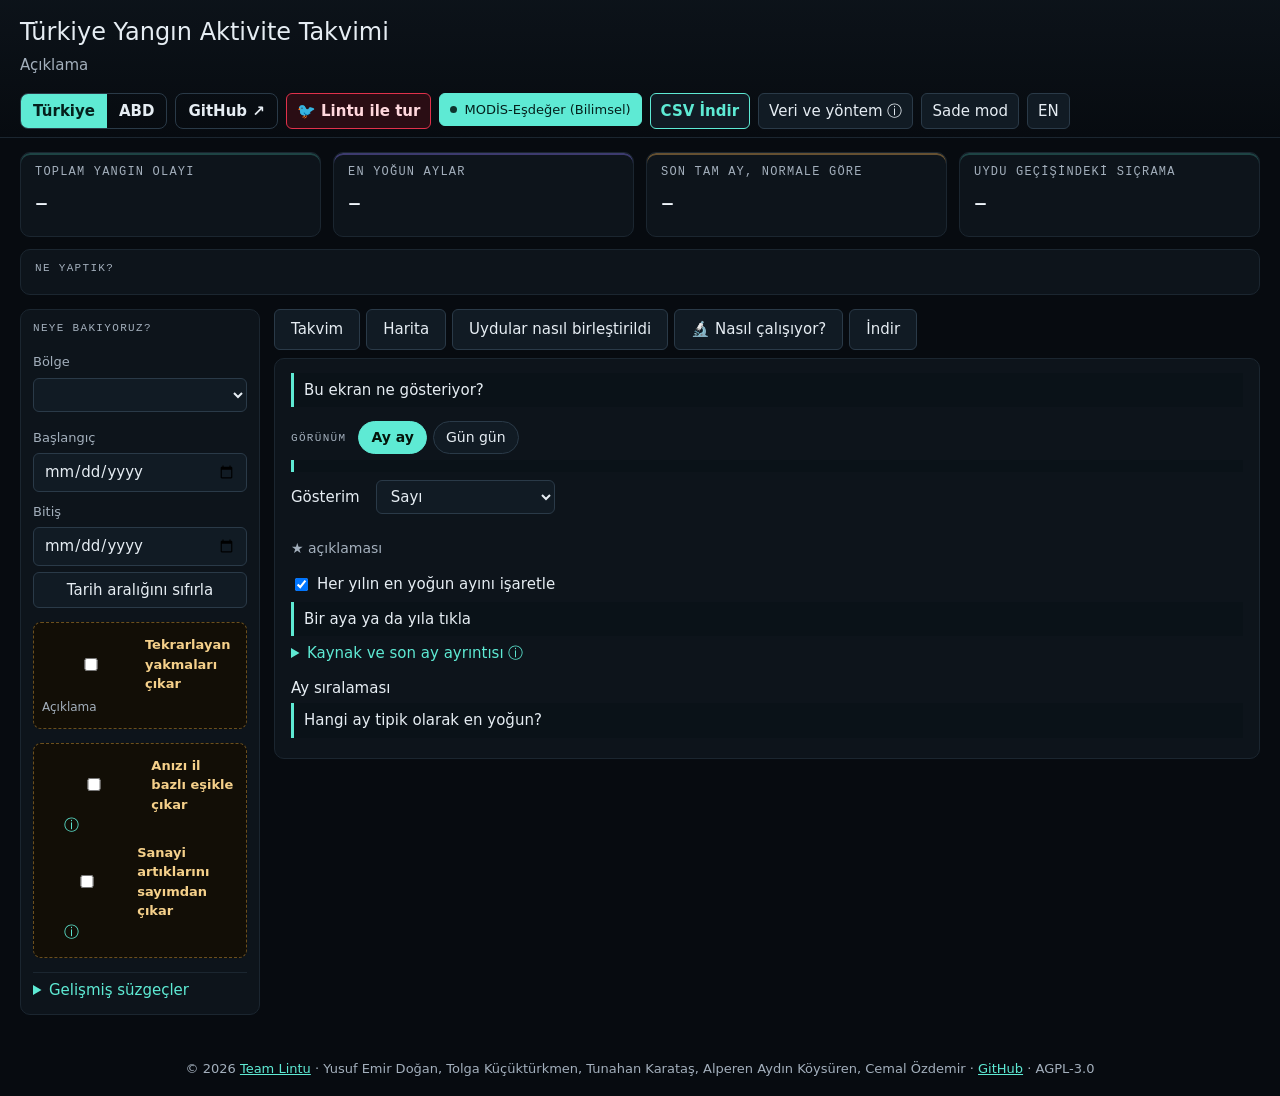
<file: index.html>
<!doctype html>
<html lang="en">
<head>
<meta charset="utf-8">
<meta name="viewport" content="width=device-width, initial-scale=1">
<title>Lintu FireAtlas · Fire Activity Calendar (Türkiye + USA)</title>
<meta http-equiv="refresh" content="0; url=arayuz/index.html">
<style>body{background:#0B1220;color:#E8EEF6;font-family:system-ui,sans-serif;padding:16px}a{color:#47D3D6}</style>
</head>
<body>
<p>Opening the app… If nothing happens, <a href="arayuz/index.html">click here</a>.</p>
</body>
</html>
</file>
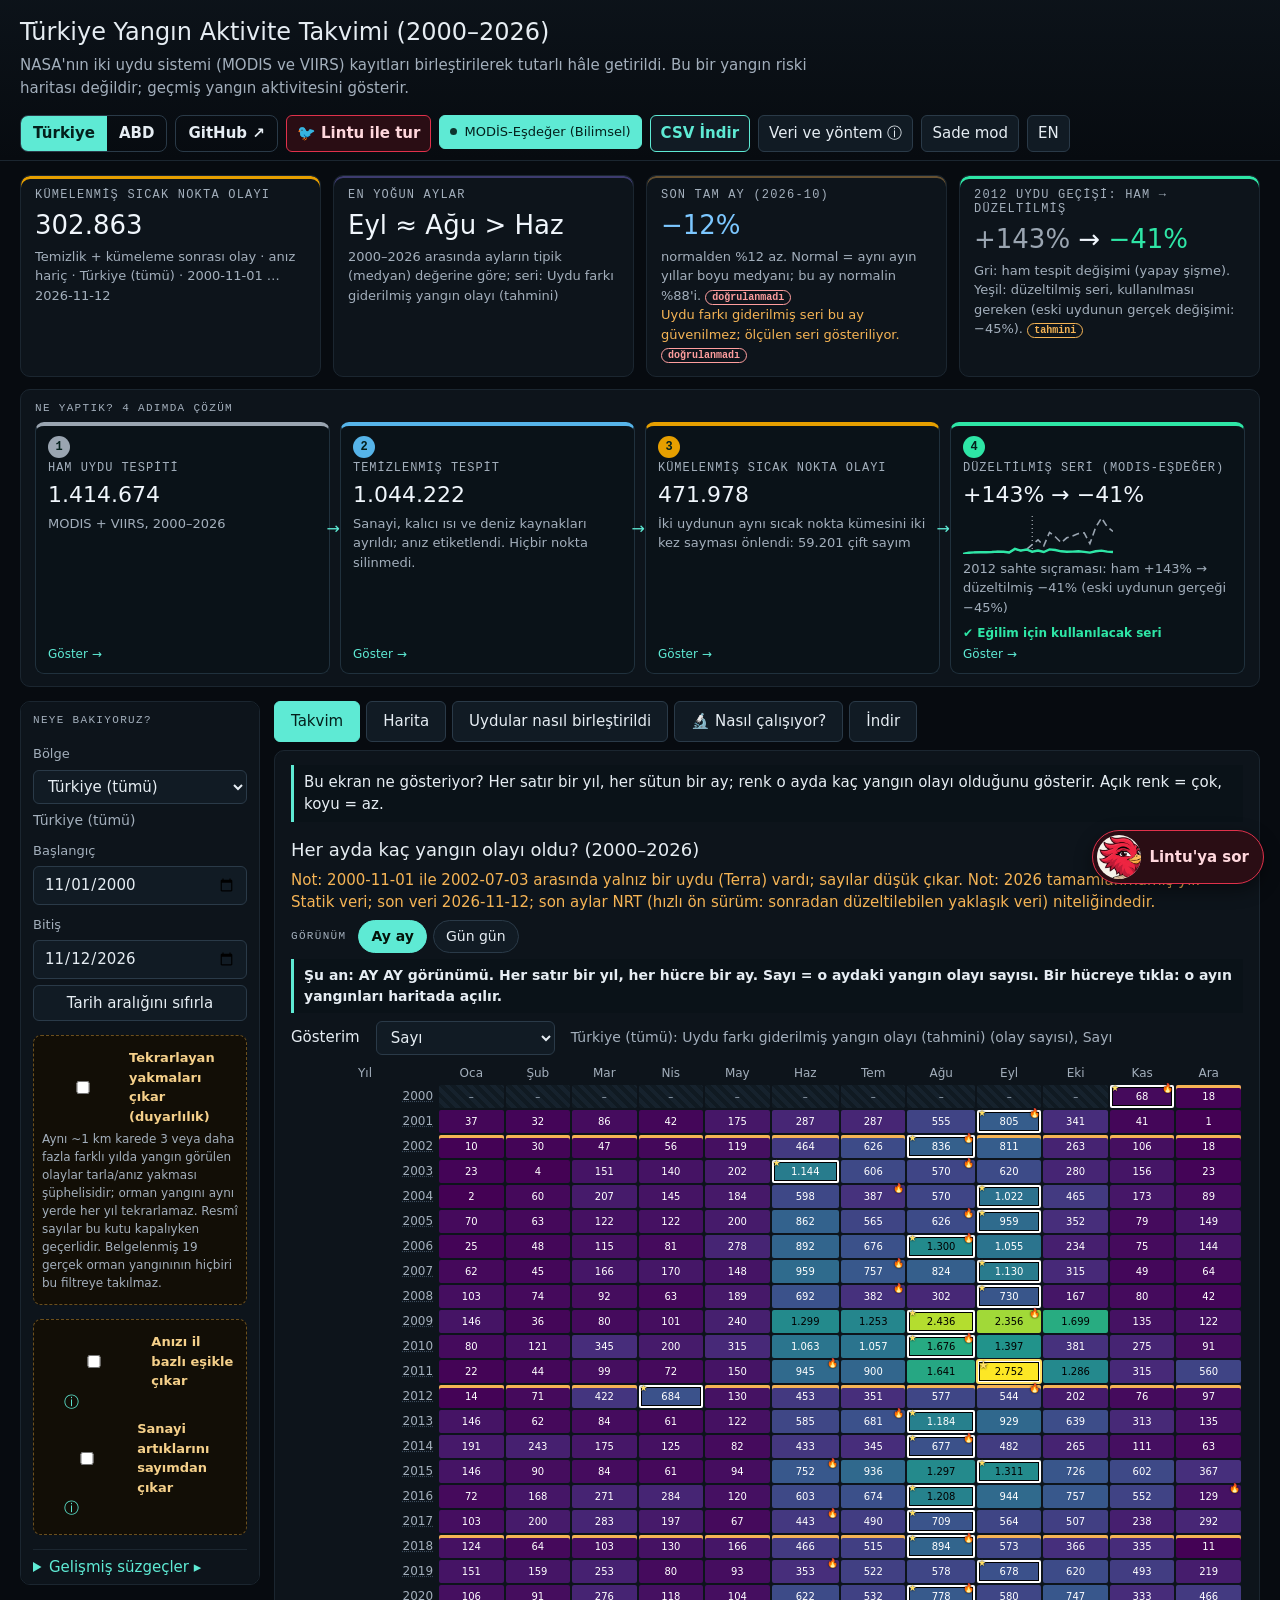
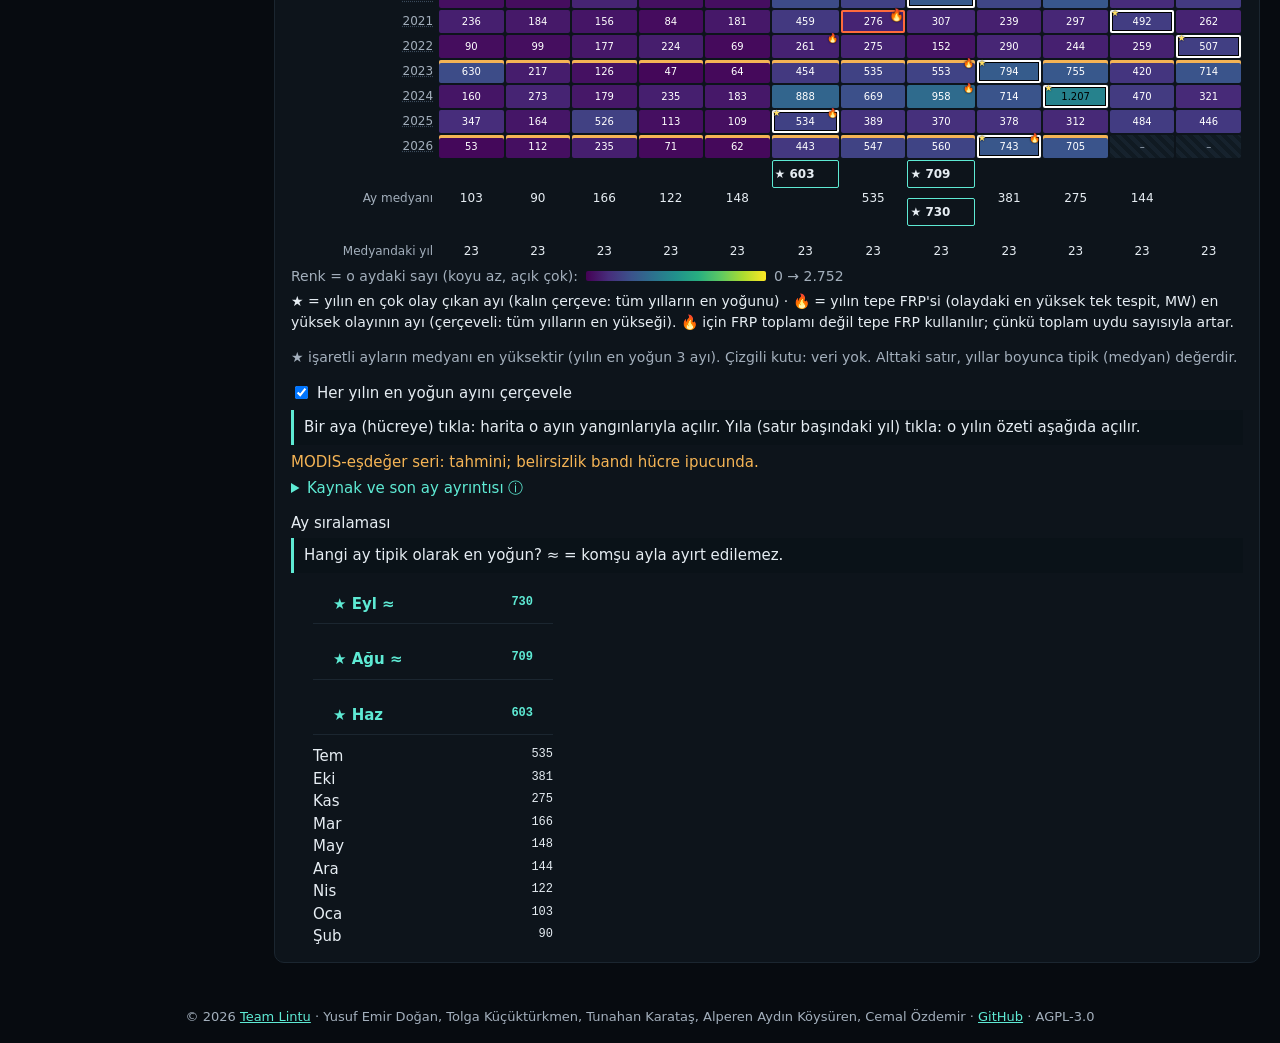
<file: arayuz/index.html>
<!doctype html>
<html lang="tr">
<head>
<meta charset="utf-8">
<meta name="viewport" content="width=device-width, initial-scale=1">
<title>Türkiye Yangın Aktivite Takvimi</title>
<link rel="icon" href="data:,">
<link rel="stylesheet" href="vendor/leaflet.css">
<link rel="stylesheet" href="app.css?v=2.7">
<script>if(location.protocol==="file:"){document.addEventListener("DOMContentLoaded",function(){var d=document.createElement("div");d.setAttribute("role","alert");d.style.cssText="position:sticky;top:0;z-index:9999;background:#f5b455;color:#1b1200;padding:10px 16px;font:600 15px Inter,system-ui,sans-serif;text-align:center";d.textContent="Bu sayfa dosyadan açıldı; tarayıcı veri okumayı engeller. Lütfen klasördeki başlatma dosyasına (UYGULAMAYI_AC.bat ya da BASLAT_ARAYUZ.bat) çift tıklayın ya da canlı sürümü açın: lintuteam.github.io/lintu-fireatlas";document.body.prepend(d);});}</script>
</head>
<body data-cvd="none">
<svg width="0" height="0" class="sr" aria-hidden="true" focusable="false">
  <filter id="f-protan" color-interpolation-filters="sRGB"><feColorMatrix type="matrix" values="0.152286 1.052583 -0.204868 0 0  0.114503 0.786281 0.099216 0 0  -0.003882 -0.048116 1.051998 0 0  0 0 0 1 0"/></filter>
  <filter id="f-deutan" color-interpolation-filters="sRGB"><feColorMatrix type="matrix" values="0.367322 0.860646 -0.227968 0 0  0.280085 0.672501 0.047413 0 0  -0.011820 0.042940 0.968881 0 0  0 0 0 1 0"/></filter>
  <filter id="f-tritan" color-interpolation-filters="sRGB"><feColorMatrix type="matrix" values="1.255528 -0.076749 -0.178779 0 0  -0.078411 0.930809 0.147602 0 0  0.004733 0.691367 0.303900 0 0  0 0 0 1 0"/></filter>
</svg>
<a class="skip" href="#main" data-i18n="a11y.skip">İçeriğe geç</a>

<header class="top">
  <div class="ttl">
    <h1 data-i18n="app.title">Türkiye Yangın Aktivite Takvimi</h1>
    <p class="lead" data-i18n="app.lead">Açıklama</p>
  </div>
  <div class="tools">
    <nav class="ulke" aria-label="Ülke seçimi"><a href="index.html" aria-current="page">Türkiye</a><a href="abd.html">ABD</a></nav>
    <a class="gh" href="https://github.com/Lintuteam/lintu-fireatlas" target="_blank" rel="noopener" title="Kaynak kod ve canlı uygulama: lintuteam.github.io/lintu-fireatlas">GitHub ↗</a>
    <span id="simBadge" class="badge" hidden data-i18n="badge.sim">SİMÜLASYON</span>
    <button id="tourBtn" type="button" class="tour-btn" data-i18n="tour.btn">🐦 Lintu ile tur</button>
    <button id="sciModeBtn" type="button" class="sci-btn" aria-pressed="true" data-i18n-title="btn.scimode_tip"><span class="sci-dot" aria-hidden="true"></span><span id="sciModeLabel" data-i18n="btn.scimode_eq">MODİS-Eşdeğer (Bilimsel)</span></button>
    <button id="quickExportBtn" type="button" class="cta-btn" data-i18n="btn.quick_export">CSV İndir</button>
    <button id="infoBtn" type="button" aria-expanded="false" aria-controls="infoPanel" data-i18n="info.btn">Veri ve yöntem ⓘ</button>
    <button id="sadeBtn" type="button" aria-pressed="false" data-i18n="sade.btn" data-i18n-title="sade.tip">Sade mod</button>
    <button id="langBtn" type="button" aria-label="Language / Dil">EN</button>
  </div>
</header>

<section id="infoPanel" class="info" hidden aria-label="Veri ve yöntem" data-i18n-label="info.btn">
  <h2 data-i18n="info.title">Veri ve yöntem</h2>
  <p data-i18n="info.body">Açıklama</p>
  <div id="honBar" class="hon" role="note"></div>
  <p id="honNotes" class="small dim"></p>
</section>
<p id="loadMsg" class="dim small" role="status"></p>

<section class="cards" aria-label="Özet" data-i18n-label="cards.title">
  <article class="kart"><h2 data-i18n="card.total.t">Toplam yangın olayı</h2><p class="val" id="cTotal">–</p><p class="sub" id="cTotalSub"></p></article>
  <article class="kart"><h2 data-i18n="card.top.t">En yoğun aylar</h2><p class="val" id="cTop">–</p><p class="sub" id="cTopSub"></p></article>
  <article class="kart"><h2 data-i18n="card.cur.t">Son tam ay, normale göre</h2><p class="val" id="cCur">–</p><p class="sub" id="cCurSub"></p></article>
  <article class="kart"><h2 data-i18n="card.jump.t">Uydu geçişindeki sıçrama</h2><p class="val" id="cJump">–</p><p class="sub" id="cJumpSub"></p></article>
</section>

<section id="solStrip" class="sol" aria-labelledby="solTitle">
  <h2 id="solTitle" class="lbl" data-i18n="sol.title">Ne yaptık?</h2>
  <ol id="solSteps" class="solsteps"></ol>
</section>

<div class="layout">
  <aside class="filters" aria-label="Süzgeçler" data-i18n-label="filt.title">
    <h2 class="lbl" data-i18n="filt.title">Neye bakıyoruz?</h2>
    <label for="regSel" data-i18n="filt.region">Bölge</label>
    <select id="regSel"></select>
    <span id="regLabel" class="small dim" role="status"></span>
    <button id="regClr" type="button" class="mini" hidden data-i18n="map.clear_sel">✕ Seçimi temizle</button>
    <label for="dFrom" data-i18n="filt.from">Başlangıç</label>
    <input type="date" id="dFrom">
    <label for="dTo" data-i18n="filt.to">Bitiş</label>
    <input type="date" id="dTo">
    <button id="dateResetBtn" type="button" data-i18n="filt.datereset">Tarih aralığını sıfırla</button>
    <div class="repbox"><label class="chk"><input type="checkbox" id="repChk"> <span data-i18n="rep.label">Tekrarlayan yakmaları çıkar</span></label>
      <p class="small dim" data-i18n="rep.help">Açıklama</p><p id="repNote" class="small warnTxt" role="status"></p></div>
    <div class="repbox fxbox">
      <label class="chk"><input type="checkbox" data-fx="anizIl"> <span data-i18n="fx.aniz.label">Anızı il bazlı eşikle çıkar</span></label>
      <details class="fxinfo"><summary data-i18n="fx.info" aria-label="Açıklama">ⓘ</summary><p class="small dim" data-fxhelp="aniz"></p></details>
      <label class="chk"><input type="checkbox" data-fx="sanKaldir"> <span data-i18n="fx.san.label">Sanayi artıklarını sayımdan çıkar</span></label>
      <details class="fxinfo"><summary data-i18n="fx.info" aria-label="Açıklama">ⓘ</summary><p class="small dim" data-fxhelp="san"></p></details>
    </div>
    <details id="adv" class="adv tech">
      <summary data-i18n="adv.title">Gelişmiş süzgeçler</summary>
      <div class="advbody">
        <h3 class="lbl" data-i18n="filt.circle">Daire (enlem, boylam, km)</h3>
        <div class="g"><input id="cLat" inputmode="decimal" size="7" aria-label="lat" placeholder="lat"><input id="cLon" inputmode="decimal" size="7" aria-label="lon" placeholder="lon"><button id="circApplyBtn" type="button" data-i18n="filt.apply">Uygula</button></div>
        <label for="sensSel" data-i18n="filt.sensor">Hangi uydu gördü?</label>
        <select id="sensSel"><option value="all" data-i18n="sens.all">Tümü</option><option value="modis" data-i18n="sens.modis">Eski uydu (MODIS) gören olaylar</option><option value="viirs" data-i18n="sens.viirs">Yeni uydu (VIIRS) gören olaylar</option></select>
        <label for="minFrp" data-i18n="filt.minfrp">En düşük yangın gücü (FRP, MW)</label>
        <input id="minFrp" type="number" min="0" step="1" value="0" class="w6">
        <label for="metricSel" data-i18n="filt.metric">Ne sayılsın?</label>
        <select id="metricSel"><option value="count" data-i18n="metric.count">Olay sayısı</option><option value="frp" data-i18n="metric.frp">Yangın enerjisi (FRP toplamı, MW)</option></select><p class="small" data-i18n="frp.sum_note">FRP toplamı = tespitlerin anlık ışınımsal güçlerinin (MW) toplamıdır; enerji ya da yanan alan değildir.</p>
        <label for="seriesSel" data-i18n="filt.series">Takvim serisi (hazır tablo)</label>
        <select id="seriesSel"></select>
        <fieldset><legend class="lbl" data-i18n="filt.status">Dahil edilen durumlar</legend><div id="statusBox" class="chips col"></div></fieldset>
        <p id="statusMsg" class="small dim" role="status"></p>
        <label for="palSel" data-i18n="pal.label">Renk paleti</label>
        <select id="palSel"><option value="viridis">Viridis</option><option value="cividis">Cividis</option><option value="ylorrd">YlOrRd</option></select>
        <label for="cvdSel" data-i18n="cvd.label">Renk körlüğü simülasyonu</label>
        <select id="cvdSel"><option value="none" data-i18n="cvd.none">Yok</option><option value="protan">Protan</option><option value="deutan">Deutan</option><option value="tritan">Tritan</option></select>
      </div>
    </details>
  </aside>

  <main id="main" class="content">
    <div role="tablist" class="tabs" data-i18n-label="tabs.label">
      <button role="tab" data-tab="cal" id="t-cal" aria-controls="tab-cal" data-i18n="tab.cal">Takvim</button>
      <button role="tab" data-tab="map" id="t-map" aria-controls="tab-map" data-i18n="tab.map">Harita</button>
      <button role="tab" data-tab="join" id="t-join" aria-controls="tab-join" data-i18n="tab.join">Uydular nasıl birleştirildi</button>
      <button role="tab" data-tab="sci" id="t-sci" aria-controls="tab-sci" data-i18n="tab.sci">🔬 Nasıl çalışıyor?</button>
      <button role="tab" data-tab="exp" id="t-exp" aria-controls="tab-exp" data-i18n="tab.exp">İndir</button>
    </div>

    <section role="tabpanel" id="tab-cal" aria-labelledby="t-cal" class="panel">
      <p class="what" data-i18n="cal.what">Bu ekran ne gösteriyor?</p>
      <h2 id="calTitle"></h2>
      <p id="warnBar" class="warnTxt" role="note"></p>
      <div class="seg calview" role="group" data-i18n-label="cal.view_aria" aria-label="Görünüm"><span class="lbl" data-i18n="cal.view">Görünüm</span>
        <button type="button" id="cvMonth" data-view="month" aria-pressed="true" data-i18n="cal.v_month">Ay ay</button>
        <button type="button" id="cvDay" data-view="day" aria-pressed="false" data-i18n="cal.v_day">Gün gün</button></div>
      <p id="cvHint" class="what small"></p>
      <div id="calMonthView">
      <div class="row"><label for="mmodeSel" data-i18n="mat.mode">Gösterim</label>
        <select id="mmodeSel"><option value="abs" data-i18n="mat.abs">Sayı</option><option value="anom" data-i18n="mat.anom">Normale göre fark</option></select>
        <span id="matCap" class="small dim"></span></div>
      <div class="matwrap viz scroll"><table id="matrix" class="mat" aria-labelledby="matCap"></table></div>
      <div id="matLegend" class="small dim legendrow"></div>
      <p id="calMarkLegend" class="small legendrow mklegend" data-i18n="cal.mk_legend"></p>
      <p class="small dim" data-i18n="mat.legend">★ açıklaması</p>
      <div class="row"><label class="chk"><input type="checkbox" id="rowMaxChk" checked> <span data-i18n="cal.rowmax">Her yılın en yoğun ayını işaretle</span></label></div>
      <p class="what" data-i18n="cal.detail_hint">Bir aya ya da yıla tıkla</p>
      <div id="calDetail" class="detail" aria-live="polite" hidden></div>
      <p id="matNote" class="warnTxt" role="note"></p>
      <details class="tech src"><summary data-i18n="cal.src">Kaynak ve son ay ayrıntısı ⓘ</summary>
        <p id="matMode" class="small dim" role="status"></p>
        <p id="curMonth" class="small" role="status"></p>
      </details>
      <div>
          <h3 data-i18n="mat.rank">Ay sıralaması</h3>
          <p class="what" data-i18n="rank.what">Hangi ay tipik olarak en yoğun?</p>
          <ol id="rankList" class="rank"></ol>
      </div>
      </div>
      <div id="calDayView" hidden>
        <div>
          <h3 data-i18n="dg.title">Gün gün bakış</h3>
          <p class="what" data-i18n="dg.what">Her kare bir gün.</p>
          <label for="yearSel" data-i18n="dg.year">Yıl</label> <select id="yearSel"></select> <label for="dayPick" data-i18n="dg.pick">Gün seç</label> <input type="date" id="dayPick">
          <p class="small dim" data-i18n="dg.click">Bir güne tıkla</p>
          <div class="viz dgwrap"><table id="dayGrid" class="dgt" role="img" data-i18n-label="dg.aria"></table></div>
          <p class="small dim"><span class="sw noobs"></span> <span data-i18n="dg.noobs">gözlem yok</span> · <span class="sw zero"></span> <span data-i18n="dg.zero">gözlendi, yangın yok</span> · <span class="sw nocov"></span> <span data-i18n="dg.nocov">kapsam kaydı yok</span></p>
          <p class="small legendrow mklegend" data-i18n="cal.mk_legend_day"></p>
          <p id="dgInfo" class="small dim"></p>
          <div id="dayDetail" class="detail" aria-live="polite" hidden></div>
        </div>
      </div>
    </section>

    <section role="tabpanel" id="tab-map" aria-labelledby="t-map" class="panel" hidden>
      <p class="what" data-i18n="map.what">Bu ekran ne gösteriyor?</p>
      <div class="maptools">
        <div class="seg" role="group" aria-labelledby="ftLbl" id="ftSeg">
          <span id="ftLbl" class="lbl" data-i18n="ft.label">Yangın türü</span>
          <button type="button" data-ft="all" data-i18n="ft.all">Tümü</button>
          <button type="button" data-ft="noaniz" data-i18n="ft.noaniz">Anız hariç</button>
          <button type="button" data-ft="aniz" data-i18n="ft.aniz">Sadece anız</button>
        </div>
        <ul id="ftGloss" class="ftgloss"></ul>
        <div class="repbox fxbox">
      <label class="chk"><input type="checkbox" data-fx="anizIl"> <span data-i18n="fx.aniz.label">Anızı il bazlı eşikle çıkar</span></label>
      <details class="fxinfo"><summary data-i18n="fx.info" aria-label="Açıklama">ⓘ</summary><p class="small dim" data-fxhelp="aniz"></p></details>
      <label class="chk"><input type="checkbox" data-fx="sanKaldir"> <span data-i18n="fx.san.label">Sanayi artıklarını sayımdan çıkar</span></label>
      <details class="fxinfo"><summary data-i18n="fx.info" aria-label="Açıklama">ⓘ</summary><p class="small dim" data-fxhelp="san"></p></details>
      <label class="chk"><input type="checkbox" data-fx="sanGoster"> <span data-i18n="fx.san.show">Sanayi alanı artıklarını göster</span></label>
      <p class="small dim" data-i18n="fx.san.show_d">Haritada varsayılan gizli (sayılar değişmez); işaretlersen sanayi renginde (◆) çizilir.</p>
    </div>
        <div class="g toolrow">
          <button id="maxEvBtn" type="button" class="hot" data-i18n="map.maxfire" data-i18n-title="map.maxfire_t" title="Tepe FRP'si en yüksek olaya git">🔥 Tepe FRP'si en yüksek olaya git</button>
          <button id="circBtn" type="button" data-i18n="map.circle">◯ Daire seç</button>
          <label class="inl"><span data-i18n="map.km">Yarıçap (km)</span> <input id="cRad" inputmode="decimal" size="4" value="25" class="w4"></label>
          <button id="drawBtn" type="button" data-i18n="map.poly">⬠ Çokgen çiz</button>
          <button id="finBtn" type="button" data-i18n="filt.finish">Çokgeni bitir</button>
          <button id="clrBtn" type="button" data-i18n="map.clear_sel">✕ Seçimi temizle</button>
          <button id="jumpModeBtn" type="button" class="jm-btn" aria-pressed="false" data-i18n="jm.btn">📈 2012 sıçrama modu</button>
          <label class="inl"><span data-i18n="map.colorby">Simge rengi</span> <select id="colorSel"><option value="type" data-i18n="map.color_type">Yangın türü</option><option value="sensor" data-i18n="map.color_sensor">Uydu eşleşmesi</option></select></label>
          <label class="inl"><span data-i18n="map.view">Görünüm</span> <select id="viewSel"><option value="heat" data-i18n="map.view_heat">Yoğunluk</option><option value="il" data-i18n="map.view_il">İl bazında renk</option></select></label>
        </div>
        <p id="selChip" class="selchip" hidden><span id="selChipTxt"></span> <button type="button" id="selChipX" class="mini" data-i18n="map.clear_sel">✕ Seçimi temizle</button></p>
        <p id="mapStatus" class="small hintline" role="status"></p>
        <p class="small dim" id="ftNote" data-i18n="map.clickil">İpucu</p>
      </div>
      <section id="jmPanel" class="jmpanel" hidden aria-labelledby="jmTitle">
        <h3 id="jmTitle" data-i18n="jm.title">2012'de ne oldu?</h3>
        <div class="jmgrid">
          <div>
            <div id="jmStages" class="seg" role="group"><button type="button" data-st="0" data-i18n="jm.s1">1</button><button type="button" data-st="1" data-i18n="jm.s2">2</button><button type="button" data-st="2" data-i18n="jm.s3">3</button></div>
            <p id="jmDesc" class="jmdesc"></p>
            <div class="row"><span class="lbl" data-i18n="jm.year">Yıl</span><div id="jmYears" class="seg" role="group"></div><button type="button" id="jmPlay" data-i18n="jm.play">▶ Oynat</button></div>
            <p id="jmTotal" class="jmtotal"></p>
            <p id="jmInfo" class="small dim" role="status"></p>
          </div>
          <div><div id="jmChart"></div><p class="small dim" data-i18n="jm.chart">Endeks</p><p id="jmChange" class="small"></p></div>
        </div>
      </section>
      <div class="mapgrid">
        <div class="side">
          <h3 id="choroTitle" data-i18n="map.legend_title">Seçili dönemde yangın olayı sayısı (il bazında)</h3>
          <div id="choroLegend" class="small"></div>
          <div id="mapLegend" class="maplegend"></div>
          <p id="mapInfo" class="small" role="status"></p>
          <h3 id="topTitle" data-i18n="map.top_title">FRP'si en yüksek 10 olay</h3>
          <div class="chips"><button type="button" class="chip" data-topm="max" aria-pressed="true" data-i18n="map.top_m_max">Tepe FRP</button><button type="button" class="chip" data-topm="sum" aria-pressed="false" data-i18n="map.top_m_sum">FRP toplamı</button></div>
          <ol id="topList" class="toplist"></ol>
          <p id="topNote" class="small"></p>
          <details class="adv tech"><summary data-i18n="map.layers">Katmanlar ve simgeler</summary>
            <div id="clsBox" class="chips col"></div>
            <label class="chk"><input type="checkbox" id="rawToggle"> <span data-i18n="map.raw">Ham noktalar (+)</span></label>
            <p id="rawInfo" class="small dim" role="status"></p>
            <label class="chk"><input type="checkbox" id="frpSize"> <span data-i18n="map.frpsize">Simge boyutu = yangın gücü</span></label>
            <label class="chk"><input type="checkbox" id="tileToggle"> <span data-i18n="map.tiles">Harita zemini (internet gerekir)</span></label>
            <p id="tileWarn" class="warnTxt" hidden data-i18n="map.tilewarn">Çevrimiçi zemin</p>
          </details>
        </div>
        <div id="map" class="viz" role="application" data-i18n-label="map.aria" tabindex="0"></div>
        <aside id="mcCard" class="mccard" aria-labelledby="mcTitle">
          <h3 id="mcTitle" data-i18n="mc.title">MODIS–VIIRS birleştirme</h3>
          <p class="small dim" data-i18n="mc.intro">Seçili olayın gerçek ham noktaları.</p>
          <div id="mcStages" class="seg" role="group" data-i18n-label="mc.title">
            <button type="button" data-mc="1" aria-pressed="true" data-i18n="mc.s1">1 Ham</button>
            <button type="button" data-mc="2" aria-pressed="false" data-i18n="mc.s2">2 Ayrı</button>
            <button type="button" data-mc="3" aria-pressed="false" data-i18n="mc.s3">3 Ortak</button>
          </div>
          <div id="mcMap" class="viz" role="img" data-i18n-label="mc.aria"></div>
          <p id="mcInfo" class="small" role="status"></p>
          <ul class="mcleg"><li><i class="sw m"></i> <span data-i18n="mc.leg_m">MODIS</span></li><li><i class="sw v"></i> <span data-i18n="mc.leg_v">VIIRS</span></li><li><i class="sw j"></i> <span data-i18n="mc.leg_j">Birleşik olay</span></li></ul>
          <p class="small dim" data-i18n="mc.note">Not</p>
          <button id="mcJoinBtn" type="button" class="hot mcjoin" data-i18n="mc.join">Uydular nasıl birleştirildi? →</button>
        </aside>
      </div>
      <h3 data-i18n="insp.title">Seçilen olay</h3>
      <div id="inspBody" class="insp" aria-live="polite" data-i18n="insp.none">Bir olaya tıkla.</div>
    </section>

    <section role="tabpanel" id="tab-join" aria-labelledby="t-join" class="panel" hidden>
      <p class="what" data-i18n="join.what">Bu ekran ne gösteriyor?</p>
      <h2 data-i18n="jump.head">Uydu değişince sayı neden sıçrar?</h2>
      <div id="jumpChart" class="viz scroll"></div>
      <p id="jumpNat" class="small"></p>
      <p id="jumpFlags" class="small dim"></p>
      <div class="scroll"><table id="jumpBA" class="dt"></table></div>
      <p class="small dim" data-i18n="jump.help">Okuma ipucu</p>
      <details class="tech"><summary data-i18n="met.head">Doğruluk ölçümleri (ayrıntı) ⓘ</summary><div class="scroll"><table id="metTable" class="dt"></table></div></details>

      <h2 data-i18n="lab.head">Adım adım: tek bir yangın nasıl birleşti?</h2>
      <p data-i18n="lab.intro">Gerçek bir MODIS karesi ve içine düşen VIIRS noktaları. Adımları ilerlet.</p>
      <div class="row"><label for="labSel" data-i18n="lab.pick">Örnek</label><select id="labSel"></select>
        <button id="labPrev" type="button" data-i18n="lab.prev">Geri</button><button id="labNext" type="button" data-i18n="lab.next">İleri</button>
        <span id="labStepInfo" class="small" role="status"></span></div>
      <div id="labSteps" class="chips"><button type="button" data-step="1" data-i18n="lab.st1">1</button><button type="button" data-step="2" data-i18n="lab.st2">2</button><button type="button" data-step="3" data-i18n="lab.st3">3</button><button type="button" data-step="4" data-i18n="lab.st4">4</button><button type="button" data-step="5" data-i18n="lab.st5">5</button></div>
      <div class="mapgrid"><div id="labSvg" class="viz"></div><div><p id="labText" class="labtxt" aria-live="polite"></p><div class="scroll" id="labTable"></div></div></div>
      <p class="small dim" data-i18n="lab.note">Not</p>

      <h2 data-i18n="pix.head">Küçük kart: uydu pikseli ne kadar büyük?</h2>
      <p class="small dim" data-i18n="pix.intro">Açıklama</p>
      <div id="pixBox" class="pixgrid viz"></div>
    </section>

    <section role="tabpanel" id="tab-sci" aria-labelledby="t-sci" class="panel" hidden>
      <div class="scihead"><p id="sciIntro" class="what"></p><button id="sciTourBtn" type="button" class="tour-btn" data-i18n="sci.tour">🐦 Lintu ile bilimsel tur</button></div>
      <div id="sciLevel" class="scilevel"></div>
      <div id="sciNav" class="scinav"></div>
      <div id="sciBody" aria-live="polite"></div>
    </section>

    <section role="tabpanel" id="tab-exp" aria-labelledby="t-exp" class="panel" hidden>
      <p class="what" data-i18n="exp.what">Bu ekran ne gösteriyor?</p>
      <h2 data-i18n="exp.head">Tablolar (CSV)</h2>
      <div class="row"><button id="exEv" type="button" data-i18n="exp.events">Olayları indir (CSV)</button><button id="exMat" type="button" data-i18n="exp.matrix">Yıl×ay tablosu (CSV)</button><button id="exJump" type="button" data-i18n="exp.jump">Yıllık düzeltilmiş seri (CSV)</button></div>
      <h2 data-i18n="exp.figs">Grafikler</h2>
      <div class="row"><button id="exMatPng" type="button" data-i18n="exp.mat_png">Takvim PNG</button><button id="exMatSvg" type="button" data-i18n="exp.mat_svg">Takvim SVG</button><button id="exJumpPng" type="button" data-i18n="exp.jump_png">Sıçrama PNG</button><button id="exJumpSvg" type="button" data-i18n="exp.jump_svg">Sıçrama SVG</button><button id="exPixPng" type="button" data-i18n="exp.pix_png">Piksel PNG</button><button id="exPixSvg" type="button" data-i18n="exp.pix_svg">Piksel SVG</button></div>
    </section>
  </main>
</div>

<footer class="lintu-imza" style="margin:24px auto 16px;padding:0 16px;text-align:center;font-size:13px;color:#a3afbc">© 2026 <a href="https://lintuteam.com" style="color:#5eead4">Team Lintu</a> · Yusuf Emir Doğan, Tolga Küçüktürkmen, Tunahan Karataş, Alperen Aydın Köysüren, Cemal Özdemir · <a href="https://github.com/Lintuteam/lintu-fireatlas" style="color:#5eead4">GitHub</a> · AGPL-3.0</footer>
<script src="vendor/leaflet.js"></script>
<script src="csv.js?v=2.5.4"></script>
<script src="core.js?v=2.5.4"></script>
<script src="charts.js?v=2.5.4"></script>
<script src="mapview.js?v=2.5.4"></script>
<script src="lab.js?v=2.5.4"></script>
<script src="mapcompare.js?v=2.5.4"></script>
<script src="main.js?v=2.7"></script>
<script src="extras.js?v=2.5.4"></script>
<script src="sci.js?v=2.5.4"></script>
<script src="tour.js?v=2.5.4"></script>
<script src="mobil.js?v=2.6"></script>
</body>
</html>
</file>
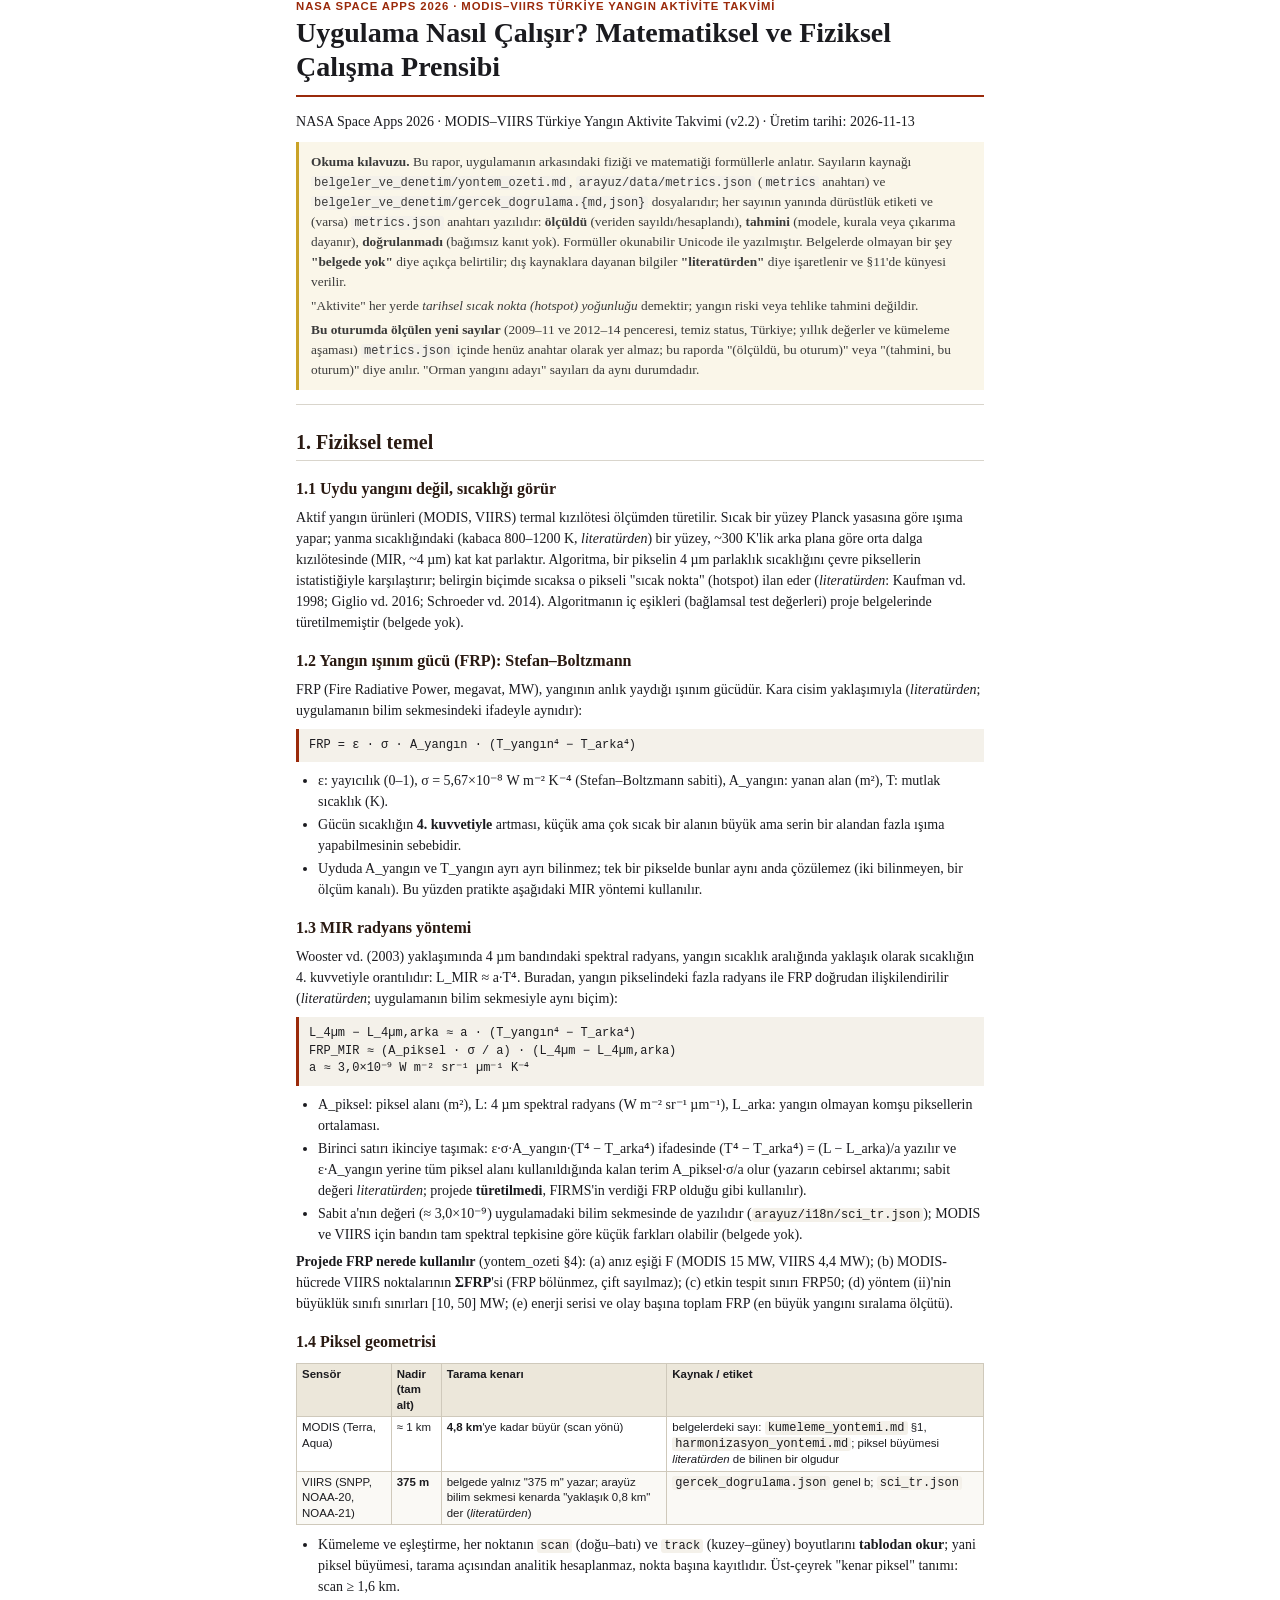
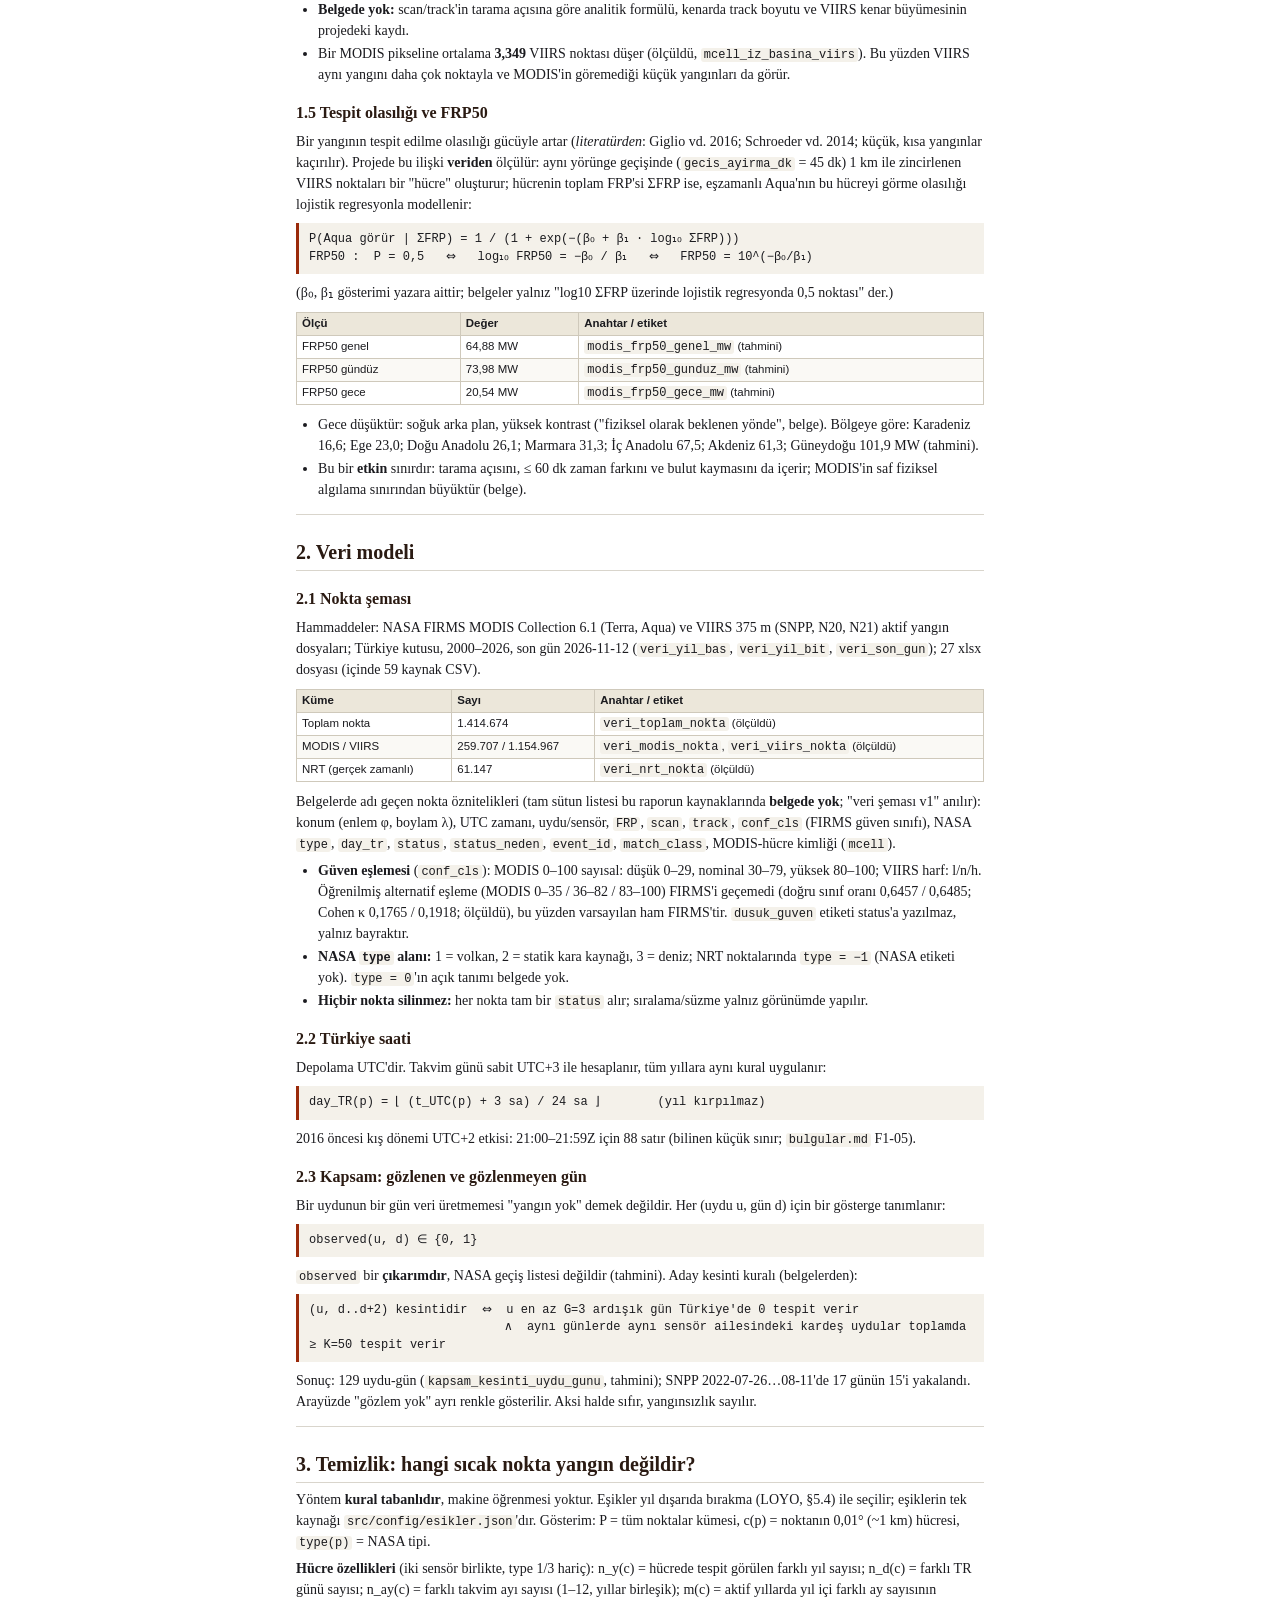
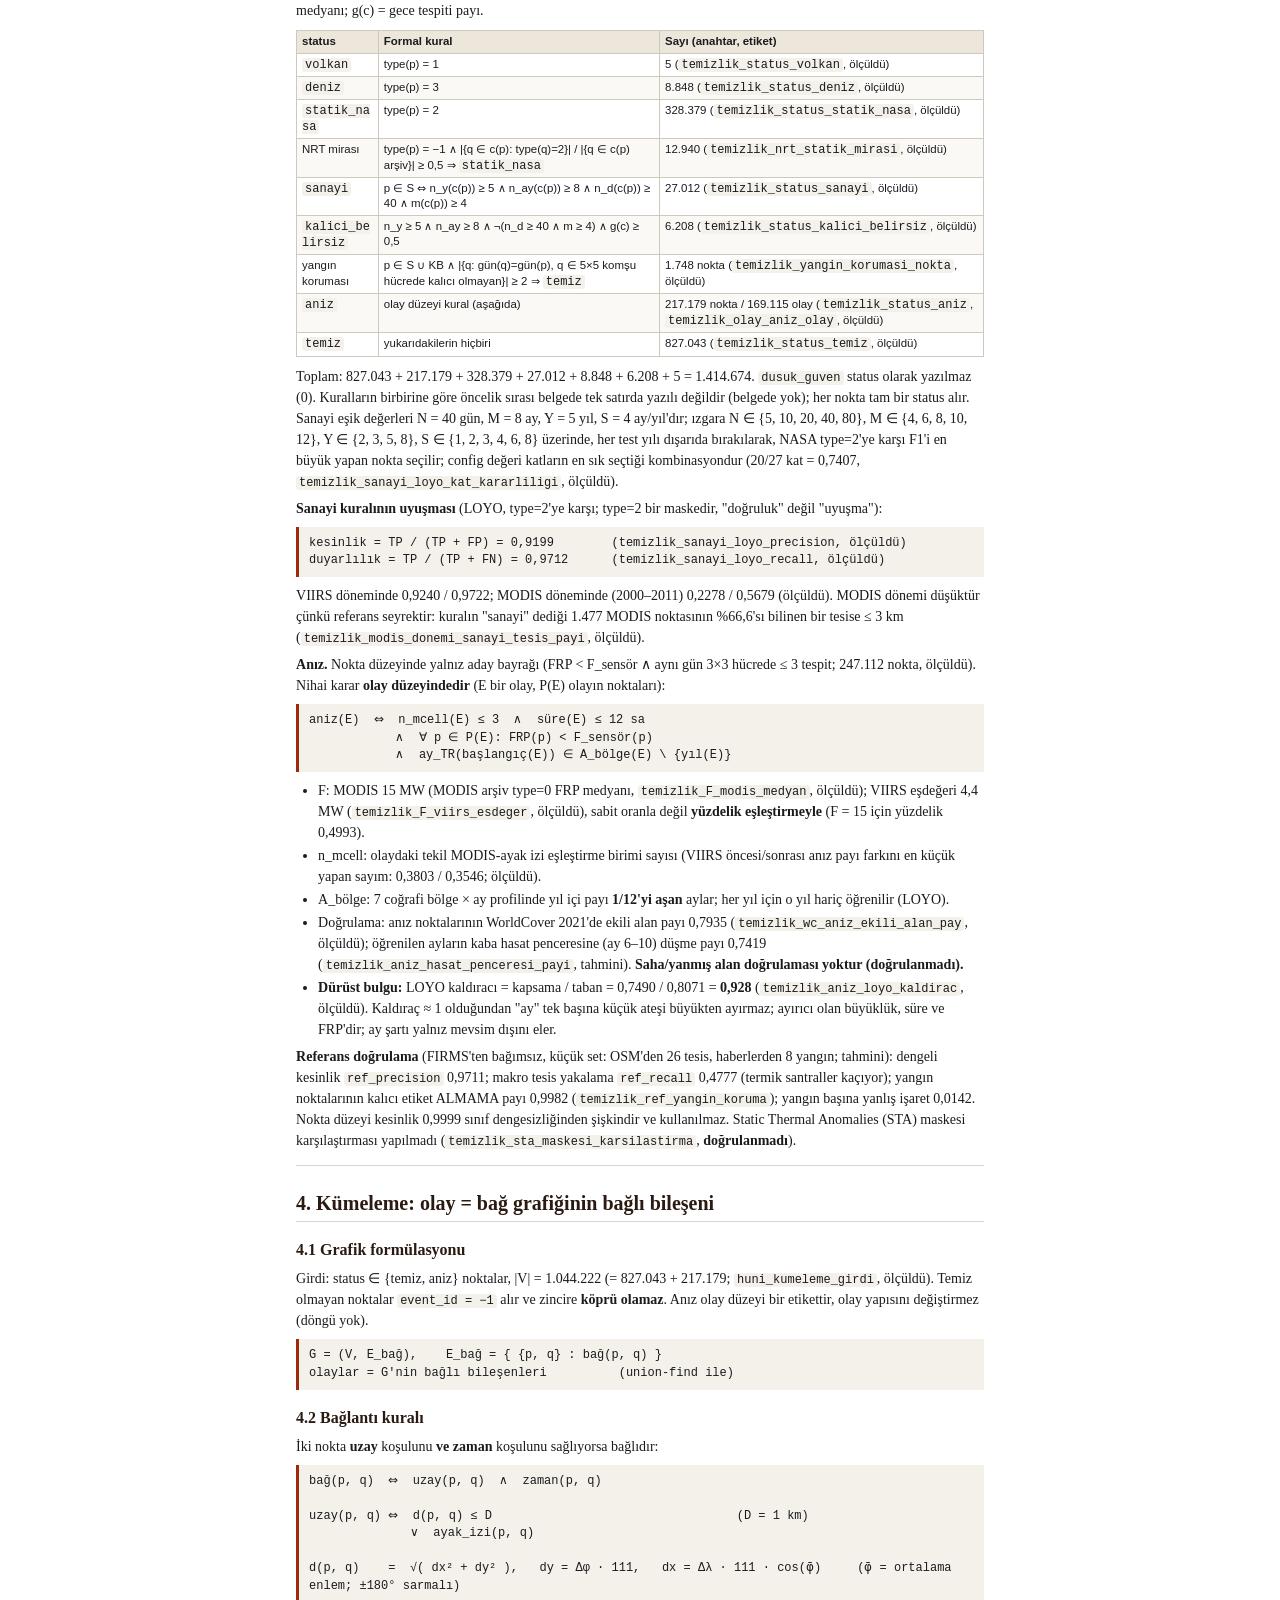
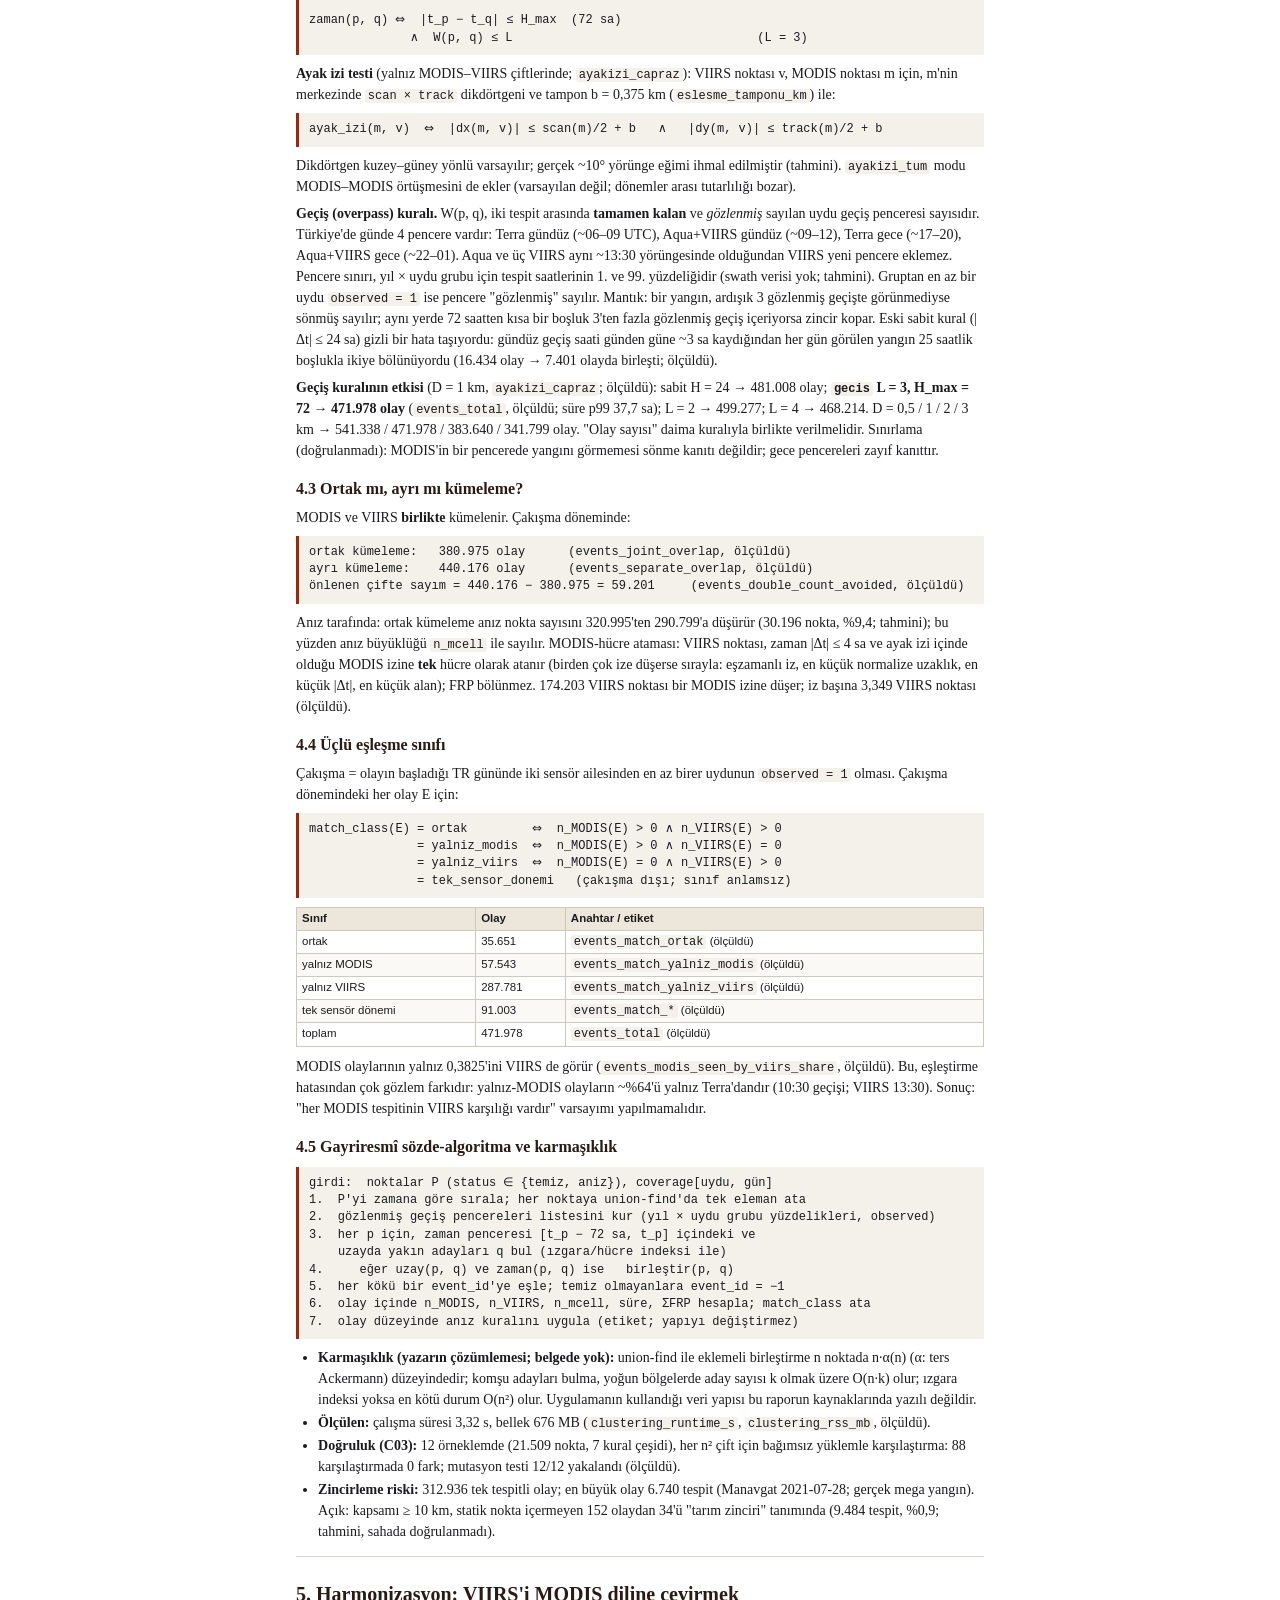
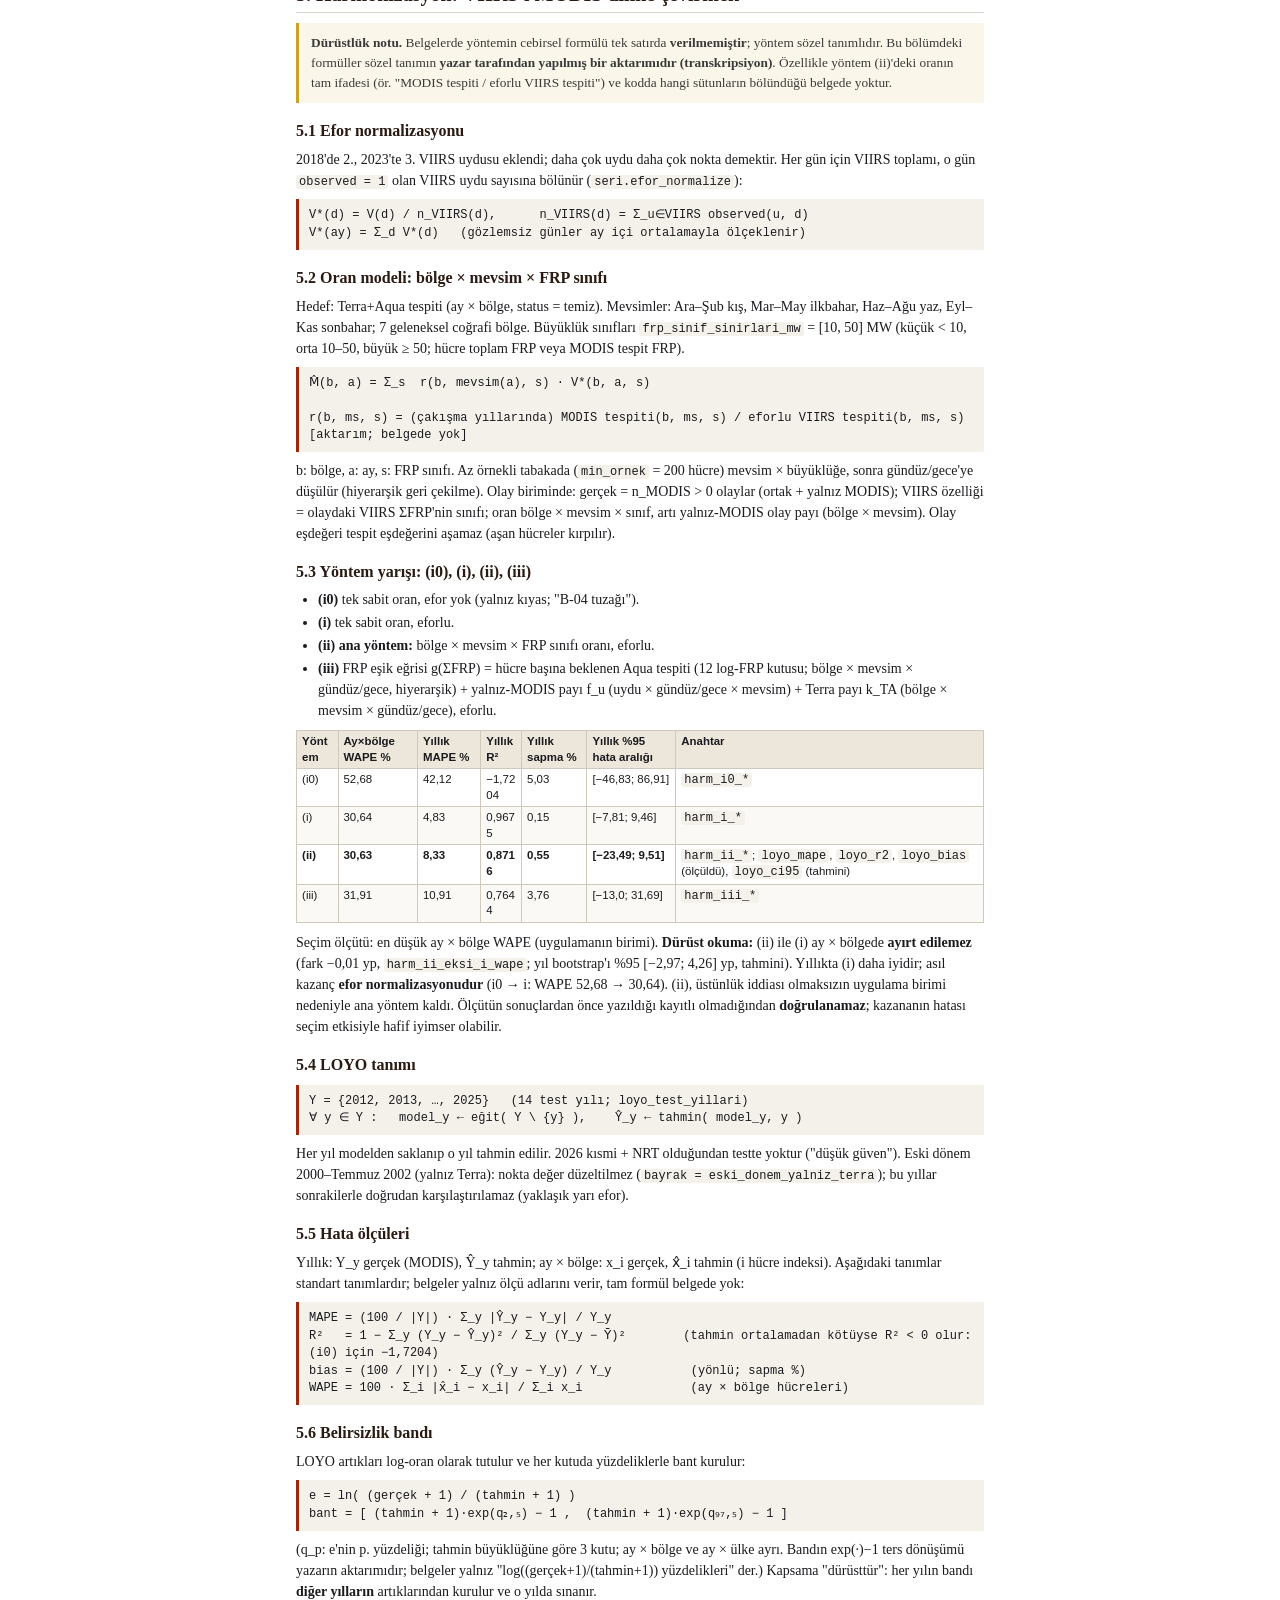
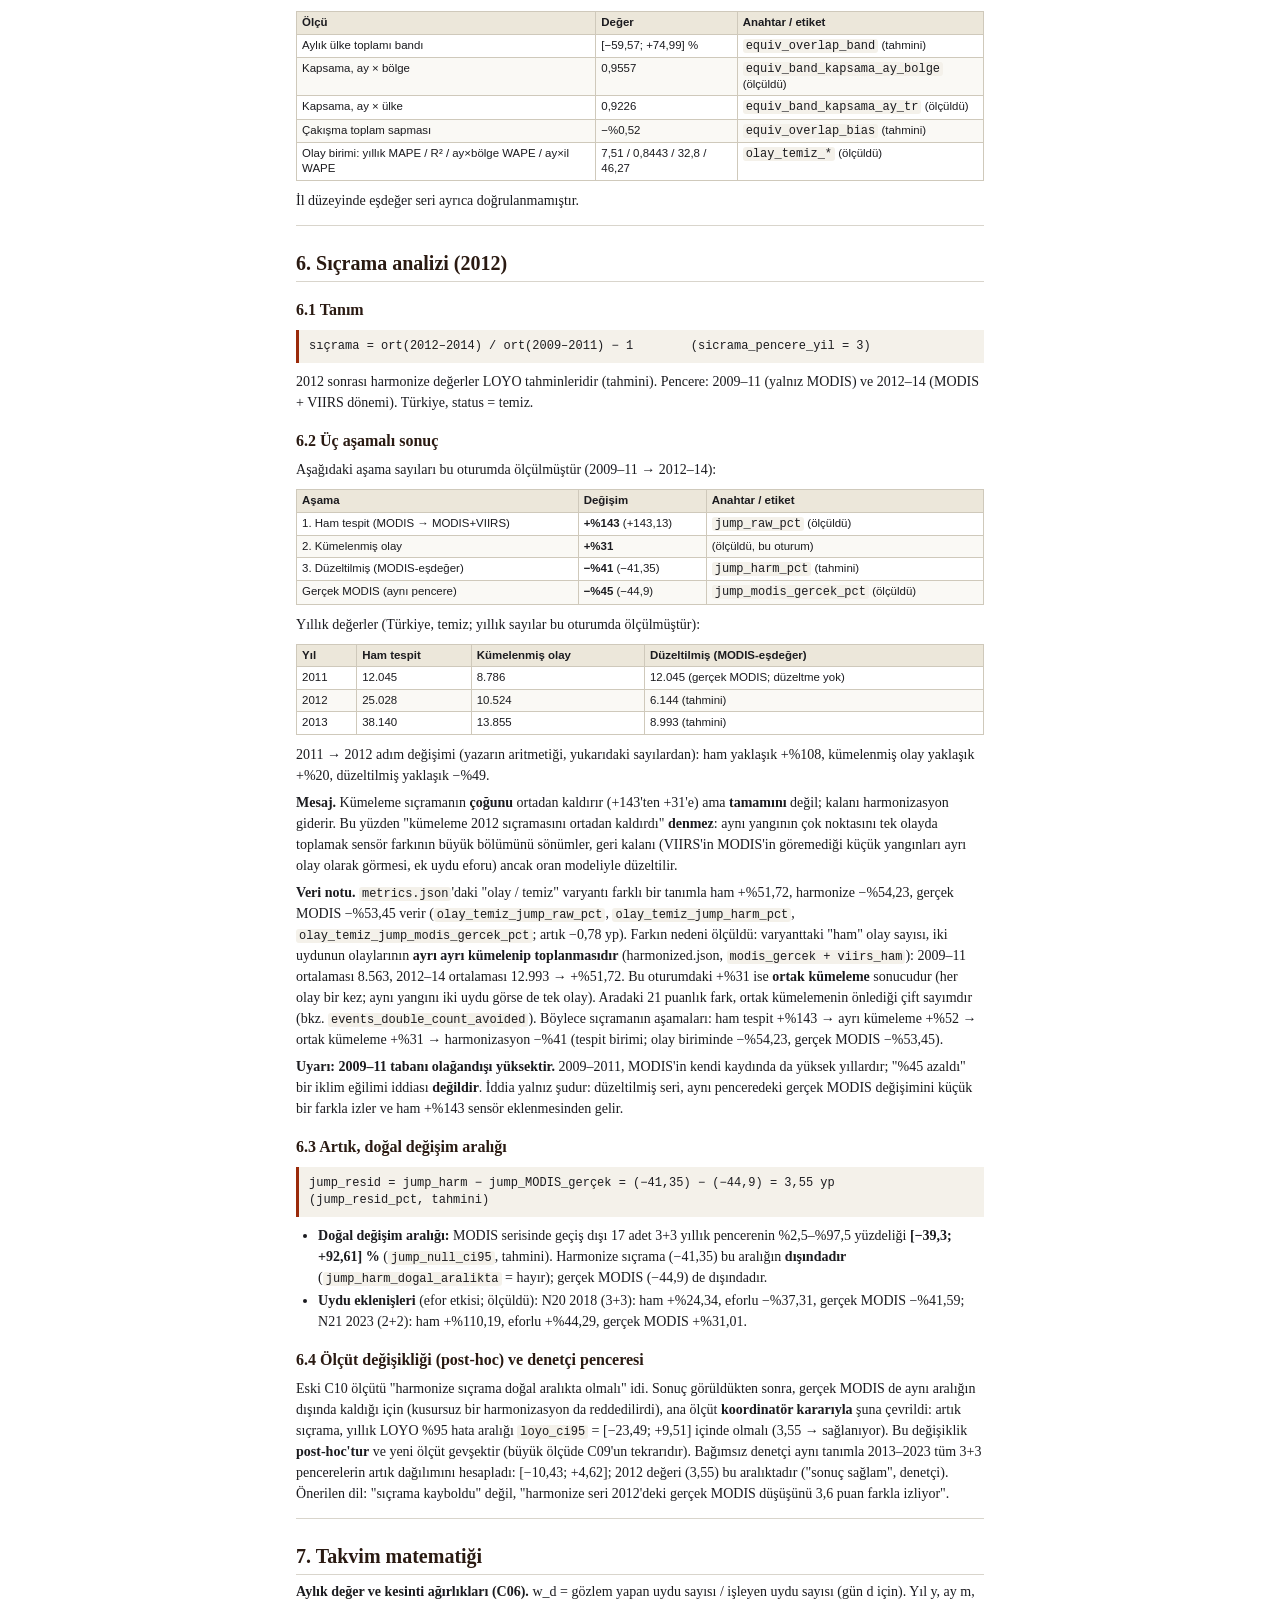
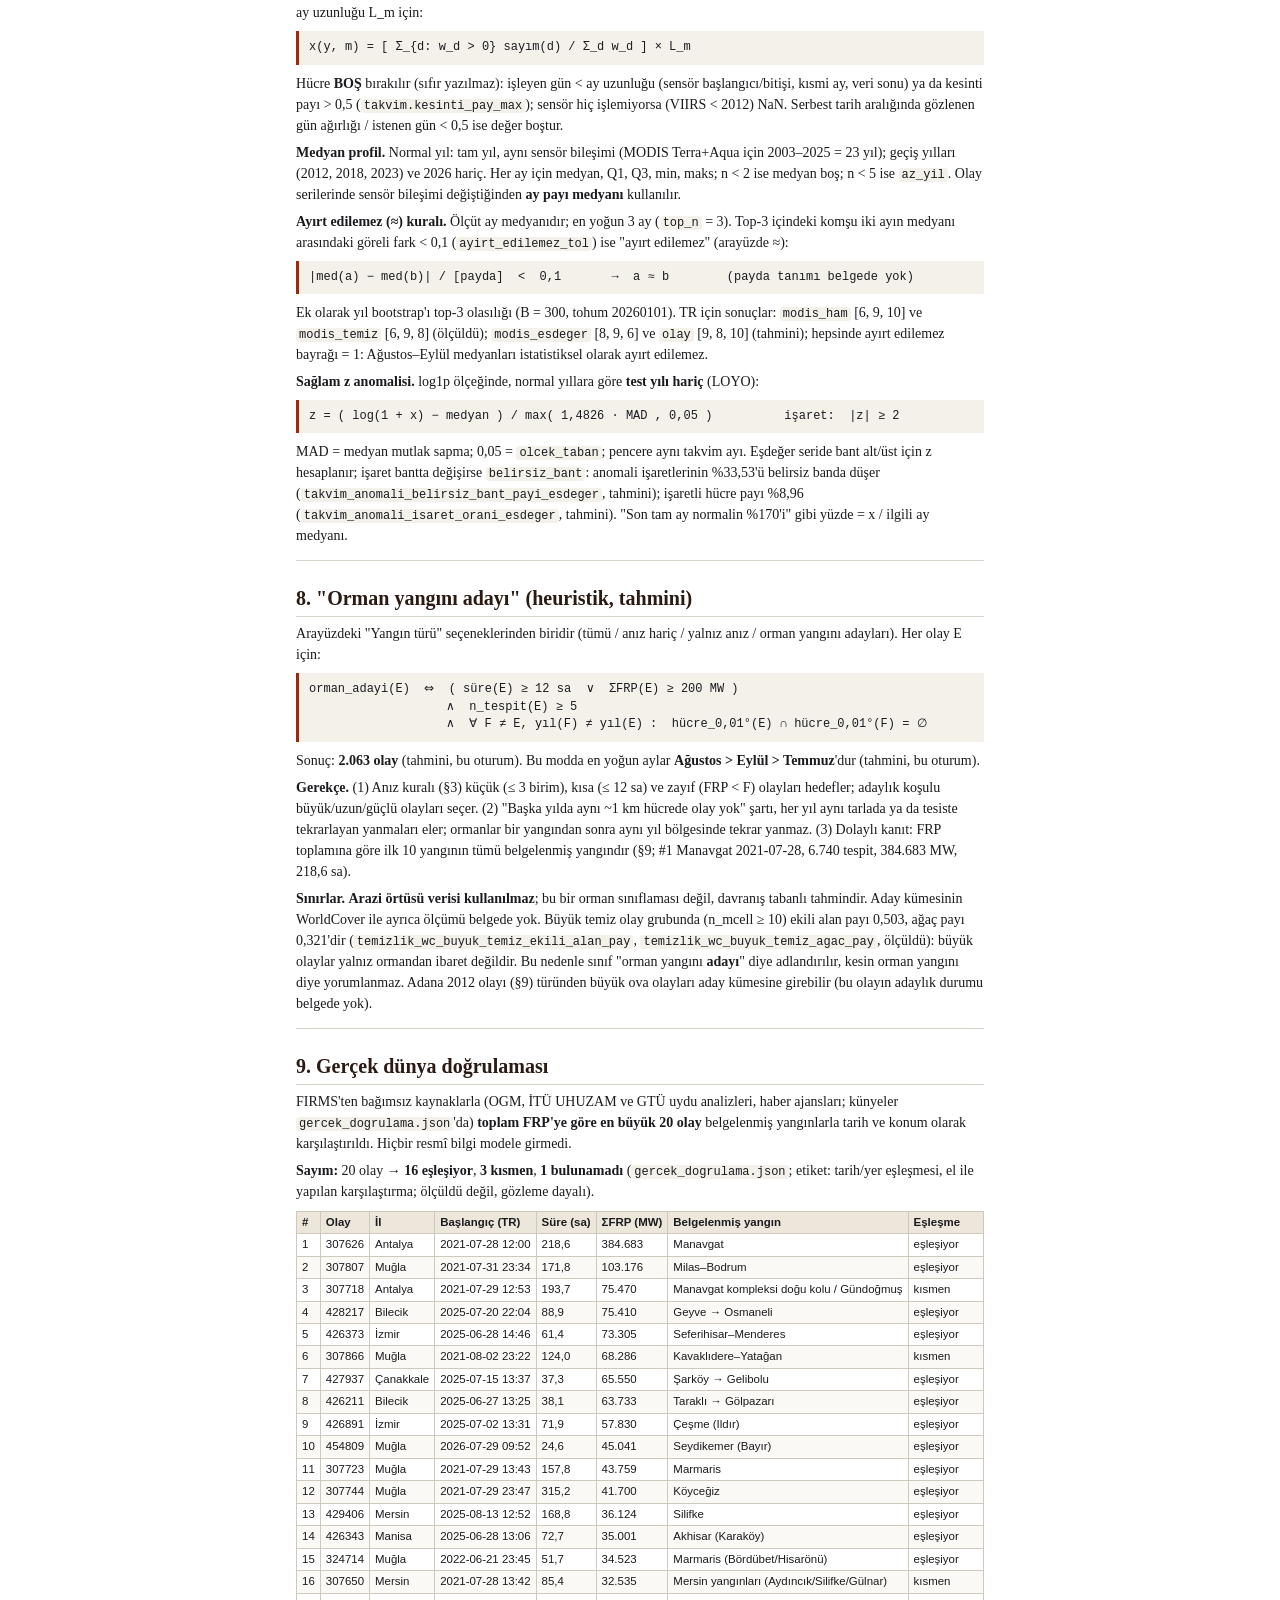
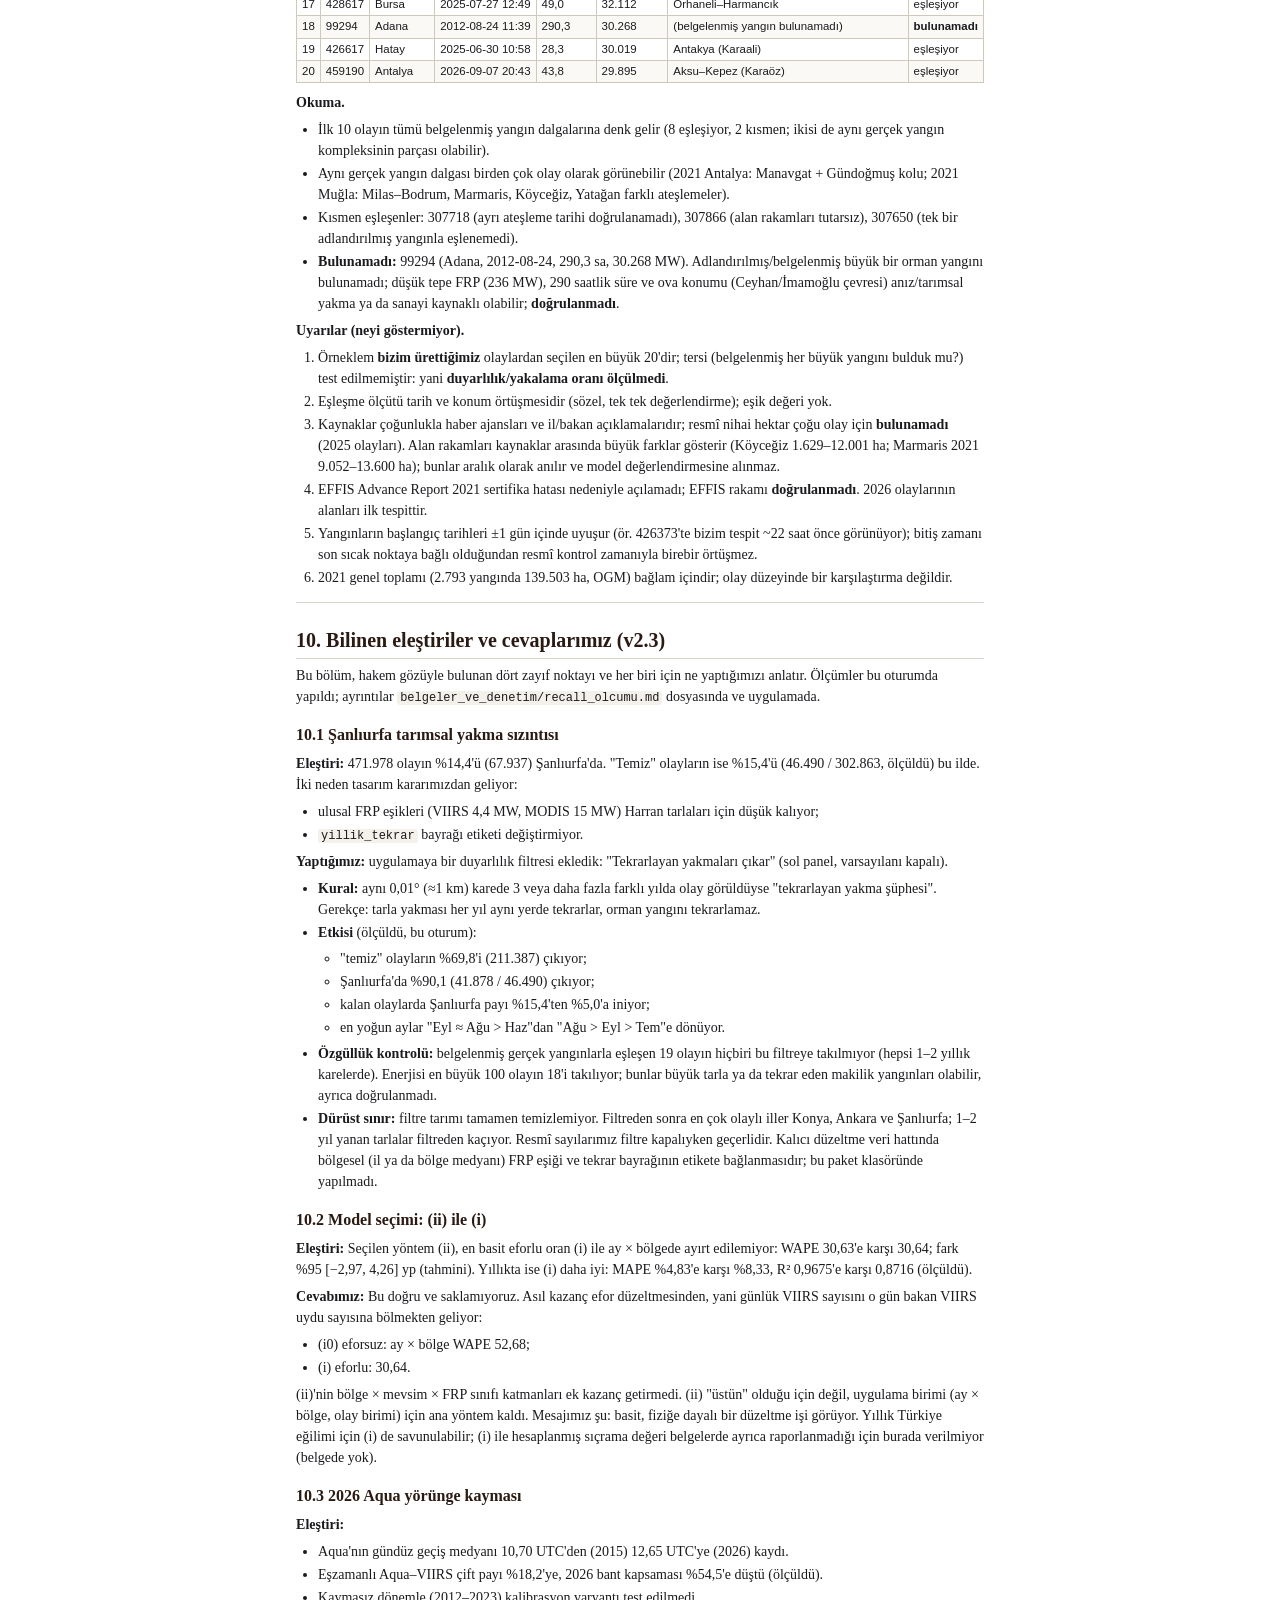
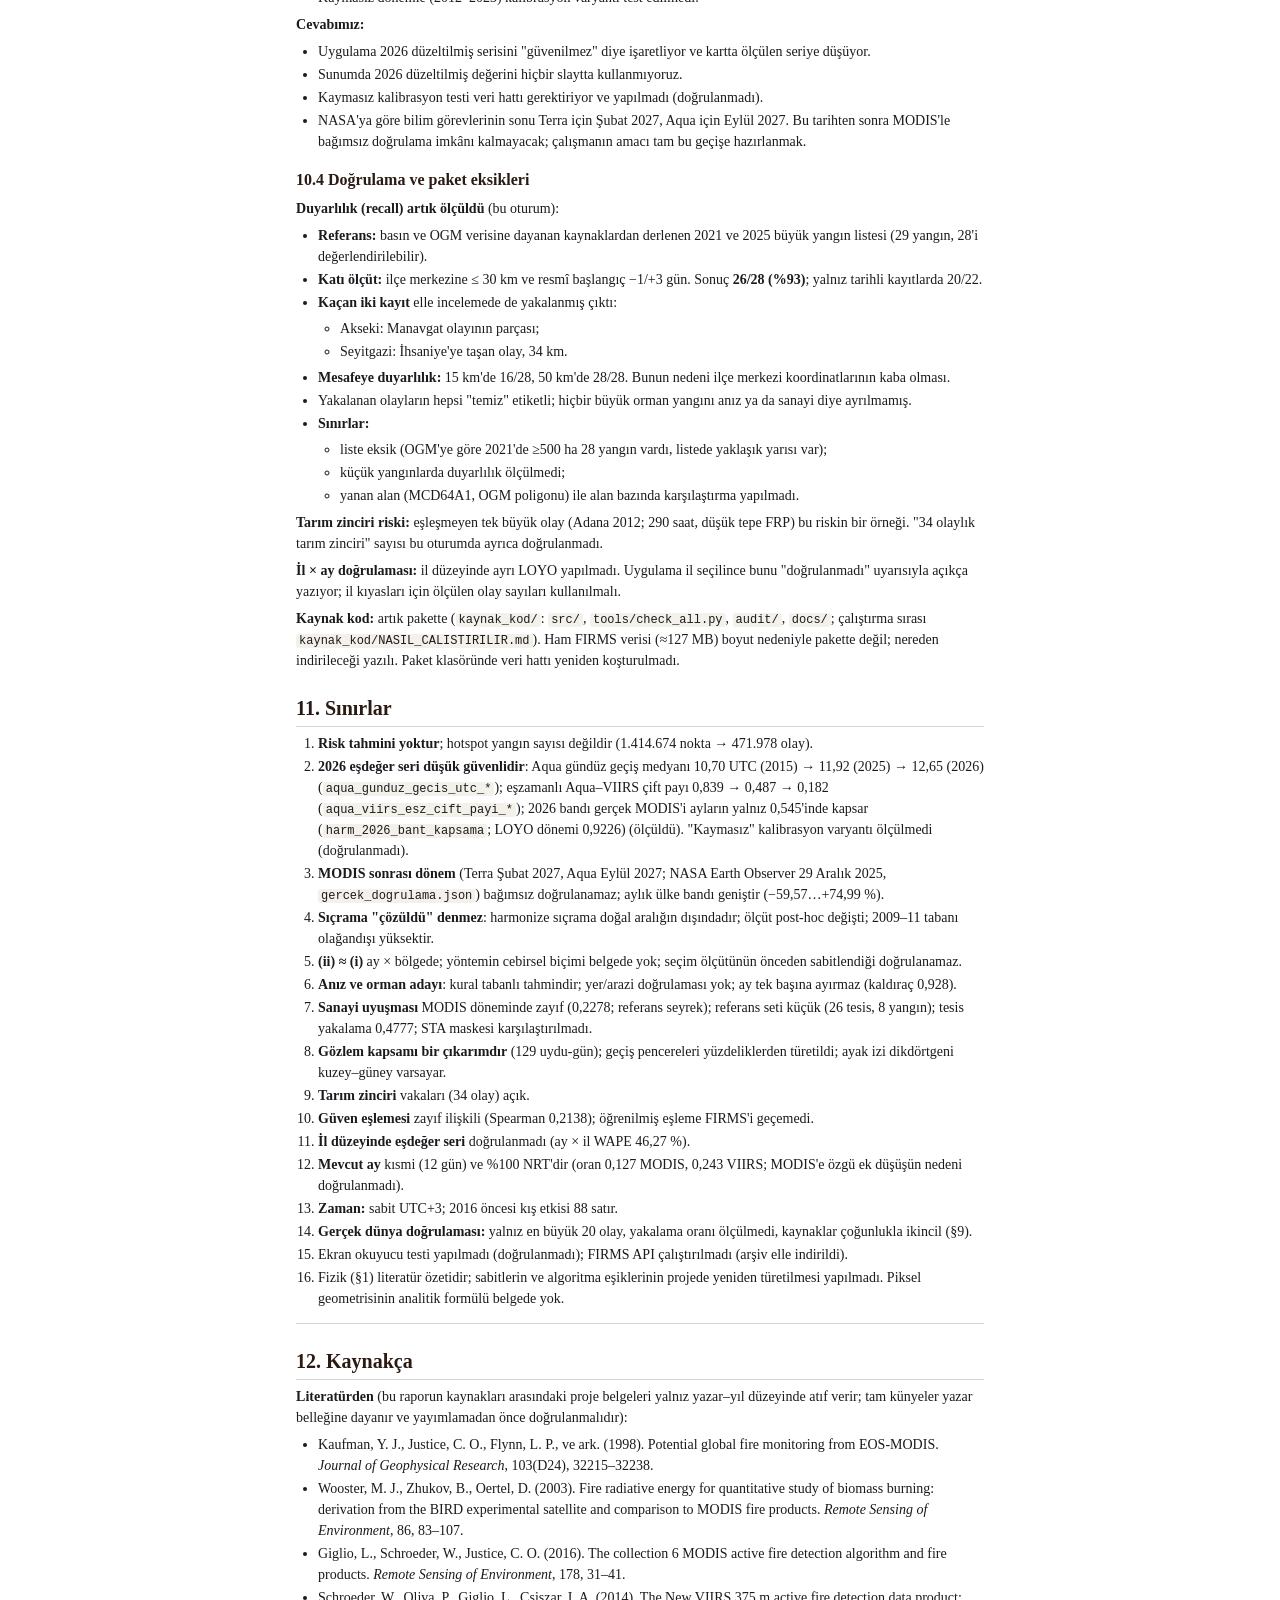
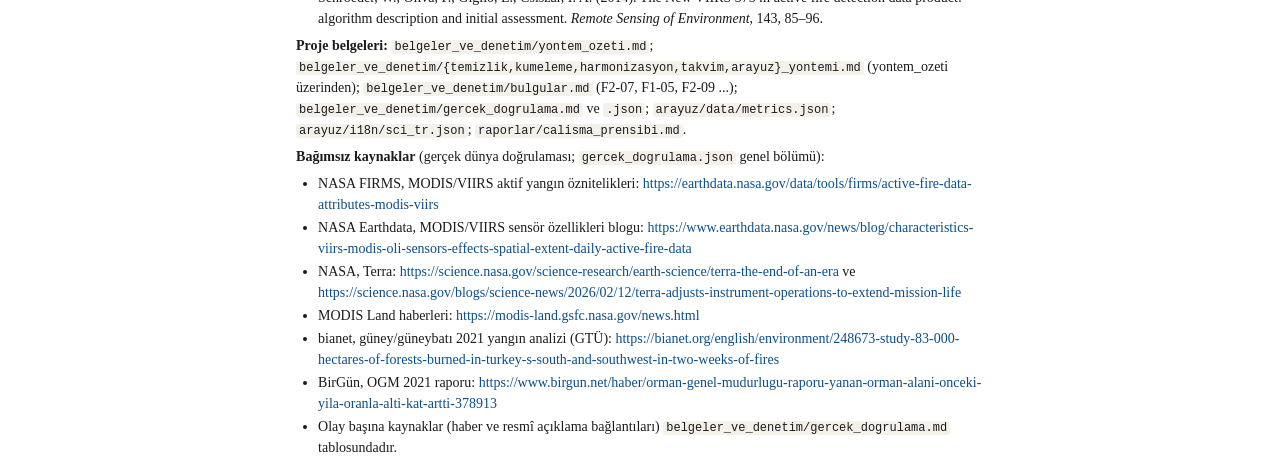
<file: raporlar/calisma_prensibi_matematik_fizik.html>
<!doctype html><html lang="tr"><head><meta charset="utf-8"><meta name="viewport" content="width=device-width,initial-scale=1">
<title>Uygulama Nasıl Çalışır? Matematiksel ve Fiziksel Çalışma Prensibi</title><style>
@page { size: A4; margin: 18mm 16mm 18mm 16mm; }
:root { --ink:#1b1b1f; --muted:#5a5f6a; --accent:#9a2a0b; --rule:#d9d5cc; --codebg:#f4f1ea; }
* { box-sizing: border-box; }
html { -webkit-print-color-adjust: exact; print-color-adjust: exact; }
body { font-family: Georgia, "Cambria", "Times New Roman", serif; font-size: 10.5pt; line-height: 1.5; color: var(--ink); background:#fff; margin:0; }
.doc { max-width: 182mm; margin: 0 auto; }
.docheader { border-bottom: 2.5px solid var(--accent); padding: 0 0 8px; margin-bottom: 14px; }
.docheader .kicker { font: 600 8.5pt "Segoe UI", Arial, sans-serif; letter-spacing: .08em; text-transform: uppercase; color: var(--accent); }
h1 { font-size: 21pt; line-height: 1.2; margin: 4px 0 4px; font-weight: 700; }
h2 { font-size: 15pt; margin: 22px 0 6px; padding-bottom: 3px; border-bottom: 1px solid var(--rule); color: #2a1a12; break-after: avoid; }
h3 { font-size: 12pt; margin: 16px 0 4px; color: #2a1a12; break-after: avoid; }
h4 { font-size: 10.5pt; margin: 12px 0 2px; break-after: avoid; }
p { margin: 6px 0; orphans: 3; widows: 3; }
hr { border: 0; border-top: 1px solid var(--rule); margin: 14px 0; }
a { color: #0b4f8a; text-decoration: none; word-break: break-word; }
code { font-family: Consolas, "Cascadia Mono", "Courier New", monospace; font-size: 9pt; background: var(--codebg); padding: 0 3px; border-radius: 3px; }
pre { font-family: Consolas, "Cascadia Mono", "Courier New", monospace; font-size: 9pt; line-height: 1.45; background: var(--codebg); border-left: 3px solid var(--accent); padding: 8px 10px; margin: 8px 0; white-space: pre-wrap; word-break: break-word; break-inside: avoid; }
pre code { background: none; padding: 0; font-size: inherit; }
blockquote { margin: 10px 0; padding: 6px 12px; border-left: 3px solid #c9a227; background: #faf6e9; color: #3a3a3a; font-size: 10pt; break-inside: avoid; }
blockquote p { margin: 4px 0; }
ul, ol { margin: 5px 0 5px 0; padding-left: 22px; }
li { margin: 2px 0; }
table { border-collapse: collapse; width: 100%; margin: 9px 0; font-family: "Segoe UI", Arial, sans-serif; font-size: 8.6pt; line-height: 1.35; }
table.keep { break-inside: avoid; }
tr { break-inside: avoid; }
thead { display: table-header-group; }
th { background: #ece7da; text-align: left; font-weight: 600; }
th, td { border: 1px solid #cfc9bb; padding: 3px 5px; vertical-align: top; overflow-wrap: anywhere; }
tbody tr:nth-child(even) td { background: #faf9f5; }
strong { font-weight: 700; }
@media print { a { color: #0b4f8a; } }
 .sub{color:var(--muted);font:9.5pt "Segoe UI",Arial,sans-serif}</style></head><body><div class="doc">
<div class="docheader"><div class="kicker">NASA Space Apps 2026 · MODIS–VIIRS Türkiye Yangın Aktivite Takvimi</div><h1>Uygulama Nasıl Çalışır? Matematiksel ve Fiziksel Çalışma Prensibi</h1></div>
<p>NASA Space Apps 2026 · MODIS–VIIRS Türkiye Yangın Aktivite Takvimi (v2.2) · Üretim tarihi: 2026-11-13</p>
<blockquote><p><strong>Okuma kılavuzu.</strong> Bu rapor, uygulamanın arkasındaki fiziği ve matematiği formüllerle anlatır. Sayıların kaynağı <code>belgeler_ve_denetim/yontem_ozeti.md</code>, <code>arayuz/data/metrics.json</code> (<code>metrics</code> anahtarı) ve <code>belgeler_ve_denetim/gercek_dogrulama.{md,json}</code> dosyalarıdır; her sayının yanında dürüstlük etiketi ve (varsa) <code>metrics.json</code> anahtarı yazılıdır: <strong>ölçüldü</strong> (veriden sayıldı/hesaplandı), <strong>tahmini</strong> (modele, kurala veya çıkarıma dayanır), <strong>doğrulanmadı</strong> (bağımsız kanıt yok). Formüller okunabilir Unicode ile yazılmıştır. Belgelerde olmayan bir şey <strong>"belgede yok"</strong> diye açıkça belirtilir; dış kaynaklara dayanan bilgiler <strong>"literatürden"</strong> diye işaretlenir ve §11'de künyesi verilir.</p><p>"Aktivite" her yerde <em>tarihsel sıcak nokta (hotspot) yoğunluğu</em> demektir; yangın riski veya tehlike tahmini değildir.</p><p><strong>Bu oturumda ölçülen yeni sayılar</strong> (2009–11 ve 2012–14 penceresi, temiz status, Türkiye; yıllık değerler ve kümeleme aşaması) <code>metrics.json</code> içinde henüz anahtar olarak yer almaz; bu raporda "(ölçüldü, bu oturum)" veya "(tahmini, bu oturum)" diye anılır. "Orman yangını adayı" sayıları da aynı durumdadır.</p></blockquote>
<hr>
<h2>1. Fiziksel temel</h2>
<h3>1.1 Uydu yangını değil, sıcaklığı görür</h3>
<p>Aktif yangın ürünleri (MODIS, VIIRS) termal kızılötesi ölçümden türetilir. Sıcak bir yüzey Planck yasasına göre ışıma yapar; yanma sıcaklığındaki (kabaca 800–1200 K, <em>literatürden</em>) bir yüzey, ~300 K'lik arka plana göre orta dalga kızılötesinde (MIR, ~4 µm) kat kat parlaktır. Algoritma, bir pikselin 4 µm parlaklık sıcaklığını çevre piksellerin istatistiğiyle karşılaştırır; belirgin biçimde sıcaksa o pikseli "sıcak nokta" (hotspot) ilan eder (<em>literatürden</em>: Kaufman vd. 1998; Giglio vd. 2016; Schroeder vd. 2014). Algoritmanın iç eşikleri (bağlamsal test değerleri) proje belgelerinde türetilmemiştir (belgede yok).</p>
<h3>1.2 Yangın ışınım gücü (FRP): Stefan–Boltzmann</h3>
<p>FRP (Fire Radiative Power, megavat, MW), yangının anlık yaydığı ışınım gücüdür. Kara cisim yaklaşımıyla (<em>literatürden</em>; uygulamanın bilim sekmesindeki ifadeyle aynıdır):</p>
<pre><code>FRP = ε · σ · A_yangın · (T_yangın⁴ − T_arka⁴)</code></pre>
<ul><li>ε: yayıcılık (0–1), σ = 5,67×10⁻⁸ W m⁻² K⁻⁴ (Stefan–Boltzmann sabiti), A_yangın: yanan alan (m²), T: mutlak sıcaklık (K).</li><li>Gücün sıcaklığın <strong>4. kuvvetiyle</strong> artması, küçük ama çok sıcak bir alanın büyük ama serin bir alandan fazla ışıma yapabilmesinin sebebidir.</li><li>Uyduda A_yangın ve T_yangın ayrı ayrı bilinmez; tek bir pikselde bunlar aynı anda çözülemez (iki bilinmeyen, bir ölçüm kanalı). Bu yüzden pratikte aşağıdaki MIR yöntemi kullanılır.</li></ul>
<h3>1.3 MIR radyans yöntemi</h3>
<p>Wooster vd. (2003) yaklaşımında 4 µm bandındaki spektral radyans, yangın sıcaklık aralığında yaklaşık olarak sıcaklığın 4. kuvvetiyle orantılıdır: L_MIR ≈ a·T⁴. Buradan, yangın pikselindeki fazla radyans ile FRP doğrudan ilişkilendirilir (<em>literatürden</em>; uygulamanın bilim sekmesiyle aynı biçim):</p>
<pre><code>L_4µm − L_4µm,arka ≈ a · (T_yangın⁴ − T_arka⁴)
FRP_MIR ≈ (A_piksel · σ / a) · (L_4µm − L_4µm,arka)
a ≈ 3,0×10⁻⁹ W m⁻² sr⁻¹ µm⁻¹ K⁻⁴</code></pre>
<ul><li>A_piksel: piksel alanı (m²), L: 4 µm spektral radyans (W m⁻² sr⁻¹ µm⁻¹), L_arka: yangın olmayan komşu piksellerin ortalaması.</li><li>Birinci satırı ikinciye taşımak: ε·σ·A_yangın·(T⁴ − T_arka⁴) ifadesinde (T⁴ − T_arka⁴) = (L − L_arka)/a yazılır ve ε·A_yangın yerine tüm piksel alanı kullanıldığında kalan terim A_piksel·σ/a olur (yazarın cebirsel aktarımı; sabit değeri <em>literatürden</em>; projede <strong>türetilmedi</strong>, FIRMS'in verdiği FRP olduğu gibi kullanılır).</li><li>Sabit a'nın değeri (≈ 3,0×10⁻⁹) uygulamadaki bilim sekmesinde de yazılıdır (<code>arayuz/i18n/sci_tr.json</code>); MODIS ve VIIRS için bandın tam spektral tepkisine göre küçük farkları olabilir (belgede yok).</li></ul>
<p><strong>Projede FRP nerede kullanılır</strong> (yontem_ozeti §4): (a) anız eşiği F (MODIS 15 MW, VIIRS 4,4 MW); (b) MODIS-hücrede VIIRS noktalarının <strong>ΣFRP</strong>'si (FRP bölünmez, çift sayılmaz); (c) etkin tespit sınırı FRP50; (d) yöntem (ii)'nin büyüklük sınıfı sınırları [10, 50] MW; (e) enerji serisi ve olay başına toplam FRP (en büyük yangını sıralama ölçütü).</p>
<h3>1.4 Piksel geometrisi</h3>
<table class="keep"><thead><tr><th>Sensör</th><th>Nadir (tam alt)</th><th>Tarama kenarı</th><th>Kaynak / etiket</th></tr></thead><tbody><tr><td>MODIS (Terra, Aqua)</td><td>≈ 1 km</td><td><strong>4,8 km</strong>'ye kadar büyür (scan yönü)</td><td>belgelerdeki sayı: <code>kumeleme_yontemi.md</code> §1, <code>harmonizasyon_yontemi.md</code>; piksel büyümesi <em>literatürden</em> de bilinen bir olgudur</td></tr><tr><td>VIIRS (SNPP, NOAA-20, NOAA-21)</td><td><strong>375 m</strong></td><td>belgede yalnız "375 m" yazar; arayüz bilim sekmesi kenarda "yaklaşık 0,8 km" der (<em>literatürden</em>)</td><td><code>gercek_dogrulama.json</code> genel b; <code>sci_tr.json</code></td></tr></tbody></table>
<ul><li>Kümeleme ve eşleştirme, her noktanın <code>scan</code> (doğu–batı) ve <code>track</code> (kuzey–güney) boyutlarını <strong>tablodan okur</strong>; yani piksel büyümesi, tarama açısından analitik hesaplanmaz, nokta başına kayıtlıdır. Üst-çeyrek "kenar piksel" tanımı: scan ≥ 1,6 km.</li><li><strong>Belgede yok:</strong> scan/track'in tarama açısına göre analitik formülü, kenarda track boyutu ve VIIRS kenar büyümesinin projedeki kaydı.</li><li>Bir MODIS pikseline ortalama <strong>3,349</strong> VIIRS noktası düşer (ölçüldü, <code>mcell_iz_basina_viirs</code>). Bu yüzden VIIRS aynı yangını daha çok noktayla ve MODIS'in göremediği küçük yangınları da görür.</li></ul>
<h3>1.5 Tespit olasılığı ve FRP50</h3>
<p>Bir yangının tespit edilme olasılığı gücüyle artar (<em>literatürden</em>: Giglio vd. 2016; Schroeder vd. 2014; küçük, kısa yangınlar kaçırılır). Projede bu ilişki <strong>veriden</strong> ölçülür: aynı yörünge geçişinde (<code>gecis_ayirma_dk</code> = 45 dk) 1 km ile zincirlenen VIIRS noktaları bir "hücre" oluşturur; hücrenin toplam FRP'si ΣFRP ise, eşzamanlı Aqua'nın bu hücreyi görme olasılığı lojistik regresyonla modellenir:</p>
<pre><code>P(Aqua görür | ΣFRP) = 1 / (1 + exp(−(β₀ + β₁ · log₁₀ ΣFRP)))
FRP50 :  P = 0,5   ⇔   log₁₀ FRP50 = −β₀ / β₁   ⇔   FRP50 = 10^(−β₀/β₁)</code></pre>
<p>(β₀, β₁ gösterimi yazara aittir; belgeler yalnız "log10 ΣFRP üzerinde lojistik regresyonda 0,5 noktası" der.)</p>
<table class="keep"><thead><tr><th>Ölçü</th><th>Değer</th><th>Anahtar / etiket</th></tr></thead><tbody><tr><td>FRP50 genel</td><td>64,88 MW</td><td><code>modis_frp50_genel_mw</code> (tahmini)</td></tr><tr><td>FRP50 gündüz</td><td>73,98 MW</td><td><code>modis_frp50_gunduz_mw</code> (tahmini)</td></tr><tr><td>FRP50 gece</td><td>20,54 MW</td><td><code>modis_frp50_gece_mw</code> (tahmini)</td></tr></tbody></table>
<ul><li>Gece düşüktür: soğuk arka plan, yüksek kontrast ("fiziksel olarak beklenen yönde", belge). Bölgeye göre: Karadeniz 16,6; Ege 23,0; Doğu Anadolu 26,1; Marmara 31,3; İç Anadolu 67,5; Akdeniz 61,3; Güneydoğu 101,9 MW (tahmini).</li><li>Bu bir <strong>etkin</strong> sınırdır: tarama açısını, ≤ 60 dk zaman farkını ve bulut kaymasını da içerir; MODIS'in saf fiziksel algılama sınırından büyüktür (belge).</li></ul>
<hr>
<h2>2. Veri modeli</h2>
<h3>2.1 Nokta şeması</h3>
<p>Hammaddeler: NASA FIRMS MODIS Collection 6.1 (Terra, Aqua) ve VIIRS 375 m (SNPP, N20, N21) aktif yangın dosyaları; Türkiye kutusu, 2000–2026, son gün 2026-11-12 (<code>veri_yil_bas</code>, <code>veri_yil_bit</code>, <code>veri_son_gun</code>); 27 xlsx dosyası (içinde 59 kaynak CSV).</p>
<table class="keep"><thead><tr><th>Küme</th><th>Sayı</th><th>Anahtar / etiket</th></tr></thead><tbody><tr><td>Toplam nokta</td><td>1.414.674</td><td><code>veri_toplam_nokta</code> (ölçüldü)</td></tr><tr><td>MODIS / VIIRS</td><td>259.707 / 1.154.967</td><td><code>veri_modis_nokta</code>, <code>veri_viirs_nokta</code> (ölçüldü)</td></tr><tr><td>NRT (gerçek zamanlı)</td><td>61.147</td><td><code>veri_nrt_nokta</code> (ölçüldü)</td></tr></tbody></table>
<p>Belgelerde adı geçen nokta öznitelikleri (tam sütun listesi bu raporun kaynaklarında <strong>belgede yok</strong>; "veri şeması v1" anılır): konum (enlem φ, boylam λ), UTC zamanı, uydu/sensör, <code>FRP</code>, <code>scan</code>, <code>track</code>, <code>conf_cls</code> (FIRMS güven sınıfı), NASA <code>type</code>, <code>day_tr</code>, <code>status</code>, <code>status_neden</code>, <code>event_id</code>, <code>match_class</code>, MODIS-hücre kimliği (<code>mcell</code>).</p>
<ul><li><strong>Güven eşlemesi</strong> (<code>conf_cls</code>): MODIS 0–100 sayısal: düşük 0–29, nominal 30–79, yüksek 80–100; VIIRS harf: l/n/h. Öğrenilmiş alternatif eşleme (MODIS 0–35 / 36–82 / 83–100) FIRMS'i geçemedi (doğru sınıf oranı 0,6457 / 0,6485; Cohen κ 0,1765 / 0,1918; ölçüldü), bu yüzden varsayılan ham FIRMS'tir. <code>dusuk_guven</code> etiketi status'a yazılmaz, yalnız bayraktır.</li><li><strong>NASA <code>type</code> alanı:</strong> 1 = volkan, 2 = statik kara kaynağı, 3 = deniz; NRT noktalarında <code>type = −1</code> (NASA etiketi yok). <code>type = 0</code>'ın açık tanımı belgede yok.</li><li><strong>Hiçbir nokta silinmez:</strong> her nokta tam bir <code>status</code> alır; sıralama/süzme yalnız görünümde yapılır.</li></ul>
<h3>2.2 Türkiye saati</h3>
<p>Depolama UTC'dir. Takvim günü sabit UTC+3 ile hesaplanır, tüm yıllara aynı kural uygulanır:</p>
<pre><code>day_TR(p) = ⌊ (t_UTC(p) + 3 sa) / 24 sa ⌋        (yıl kırpılmaz)</code></pre>
<p>2016 öncesi kış dönemi UTC+2 etkisi: 21:00–21:59Z için 88 satır (bilinen küçük sınır; <code>bulgular.md</code> F1-05).</p>
<h3>2.3 Kapsam: gözlenen ve gözlenmeyen gün</h3>
<p>Bir uydunun bir gün veri üretmemesi "yangın yok" demek değildir. Her (uydu u, gün d) için bir gösterge tanımlanır:</p>
<pre><code>observed(u, d) ∈ {0, 1}</code></pre>
<p><code>observed</code> bir <strong>çıkarımdır</strong>, NASA geçiş listesi değildir (tahmini). Aday kesinti kuralı (belgelerden):</p>
<pre><code>(u, d..d+2) kesintidir  ⇔  u en az G=3 ardışık gün Türkiye'de 0 tespit verir
                           ∧  aynı günlerde aynı sensör ailesindeki kardeş uydular toplamda ≥ K=50 tespit verir</code></pre>
<p>Sonuç: 129 uydu-gün (<code>kapsam_kesinti_uydu_gunu</code>, tahmini); SNPP 2022-07-26…08-11'de 17 günün 15'i yakalandı. Arayüzde "gözlem yok" ayrı renkle gösterilir. Aksi halde sıfır, yangınsızlık sayılır.</p>
<hr>
<h2>3. Temizlik: hangi sıcak nokta yangın değildir?</h2>
<p>Yöntem <strong>kural tabanlıdır</strong>, makine öğrenmesi yoktur. Eşikler yıl dışarıda bırakma (LOYO, §5.4) ile seçilir; eşiklerin tek kaynağı <code>src/config/esikler.json</code>'dır. Gösterim: P = tüm noktalar kümesi, c(p) = noktanın 0,01° (~1 km) hücresi, <code>type(p)</code> = NASA tipi.</p>
<p><strong>Hücre özellikleri</strong> (iki sensör birlikte, type 1/3 hariç): n_y(c) = hücrede tespit görülen farklı yıl sayısı; n_d(c) = farklı TR günü sayısı; n_ay(c) = farklı takvim ayı sayısı (1–12, yıllar birleşik); m(c) = aktif yıllarda yıl içi farklı ay sayısının medyanı; g(c) = gece tespiti payı.</p>
<table class="keep"><thead><tr><th>status</th><th>Formal kural</th><th>Sayı (anahtar, etiket)</th></tr></thead><tbody><tr><td><code>volkan</code></td><td>type(p) = 1</td><td>5 (<code>temizlik_status_volkan</code>, ölçüldü)</td></tr><tr><td><code>deniz</code></td><td>type(p) = 3</td><td>8.848 (<code>temizlik_status_deniz</code>, ölçüldü)</td></tr><tr><td><code>statik_nasa</code></td><td>type(p) = 2</td><td>328.379 (<code>temizlik_status_statik_nasa</code>, ölçüldü)</td></tr><tr><td>NRT mirası</td><td>type(p) = −1 ∧ |{q ∈ c(p): type(q)=2}| / |{q ∈ c(p) arşiv}| ≥ 0,5 ⇒ <code>statik_nasa</code></td><td>12.940 (<code>temizlik_nrt_statik_mirasi</code>, ölçüldü)</td></tr><tr><td><code>sanayi</code></td><td>p ∈ S ⇔ n_y(c(p)) ≥ 5 ∧ n_ay(c(p)) ≥ 8 ∧ n_d(c(p)) ≥ 40 ∧ m(c(p)) ≥ 4</td><td>27.012 (<code>temizlik_status_sanayi</code>, ölçüldü)</td></tr><tr><td><code>kalici_belirsiz</code></td><td>n_y ≥ 5 ∧ n_ay ≥ 8 ∧ ¬(n_d ≥ 40 ∧ m ≥ 4) ∧ g(c) ≥ 0,5</td><td>6.208 (<code>temizlik_status_kalici_belirsiz</code>, ölçüldü)</td></tr><tr><td>yangın koruması</td><td>p ∈ S ∪ KB ∧ |{q: gün(q)=gün(p), q ∈ 5×5 komşu hücrede kalıcı olmayan}| ≥ 2 ⇒ <code>temiz</code></td><td>1.748 nokta (<code>temizlik_yangin_korumasi_nokta</code>, ölçüldü)</td></tr><tr><td><code>aniz</code></td><td>olay düzeyi kural (aşağıda)</td><td>217.179 nokta / 169.115 olay (<code>temizlik_status_aniz</code>, <code>temizlik_olay_aniz_olay</code>, ölçüldü)</td></tr><tr><td><code>temiz</code></td><td>yukarıdakilerin hiçbiri</td><td>827.043 (<code>temizlik_status_temiz</code>, ölçüldü)</td></tr></tbody></table>
<p>Toplam: 827.043 + 217.179 + 328.379 + 27.012 + 8.848 + 6.208 + 5 = 1.414.674. <code>dusuk_guven</code> status olarak yazılmaz (0). Kuralların birbirine göre öncelik sırası belgede tek satırda yazılı değildir (belgede yok); her nokta tam bir status alır. Sanayi eşik değerleri N = 40 gün, M = 8 ay, Y = 5 yıl, S = 4 ay/yıl'dır; ızgara N ∈ {5, 10, 20, 40, 80}, M ∈ {4, 6, 8, 10, 12}, Y ∈ {2, 3, 5, 8}, S ∈ {1, 2, 3, 4, 6, 8} üzerinde, her test yılı dışarıda bırakılarak, NASA type=2'ye karşı F1'i en büyük yapan nokta seçilir; config değeri katların en sık seçtiği kombinasyondur (20/27 kat = 0,7407, <code>temizlik_sanayi_loyo_kat_kararliligi</code>, ölçüldü).</p>
<p><strong>Sanayi kuralının uyuşması</strong> (LOYO, type=2'ye karşı; type=2 bir maskedir, "doğruluk" değil "uyuşma"):</p>
<pre><code>kesinlik = TP / (TP + FP) = 0,9199        (temizlik_sanayi_loyo_precision, ölçüldü)
duyarlılık = TP / (TP + FN) = 0,9712      (temizlik_sanayi_loyo_recall, ölçüldü)</code></pre>
<p>VIIRS döneminde 0,9240 / 0,9722; MODIS döneminde (2000–2011) 0,2278 / 0,5679 (ölçüldü). MODIS dönemi düşüktür çünkü referans seyrektir: kuralın "sanayi" dediği 1.477 MODIS noktasının %66,6'sı bilinen bir tesise ≤ 3 km (<code>temizlik_modis_donemi_sanayi_tesis_payi</code>, ölçüldü).</p>
<p><strong>Anız.</strong> Nokta düzeyinde yalnız aday bayrağı (FRP &lt; F_sensör ∧ aynı gün 3×3 hücrede ≤ 3 tespit; 247.112 nokta, ölçüldü). Nihai karar <strong>olay düzeyindedir</strong> (E bir olay, P(E) olayın noktaları):</p>
<pre><code>aniz(E)  ⇔  n_mcell(E) ≤ 3  ∧  süre(E) ≤ 12 sa
            ∧  ∀ p ∈ P(E): FRP(p) &lt; F_sensör(p)
            ∧  ay_TR(başlangıç(E)) ∈ A_bölge(E) \ {yıl(E)}</code></pre>
<ul><li>F: MODIS 15 MW (MODIS arşiv type=0 FRP medyanı, <code>temizlik_F_modis_medyan</code>, ölçüldü); VIIRS eşdeğeri 4,4 MW (<code>temizlik_F_viirs_esdeger</code>, ölçüldü), sabit oranla değil <strong>yüzdelik eşleştirmeyle</strong> (F = 15 için yüzdelik 0,4993).</li><li>n_mcell: olaydaki tekil MODIS-ayak izi eşleştirme birimi sayısı (VIIRS öncesi/sonrası anız payı farkını en küçük yapan sayım: 0,3803 / 0,3546; ölçüldü).</li><li>A_bölge: 7 coğrafi bölge × ay profilinde yıl içi payı <strong>1/12'yi aşan</strong> aylar; her yıl için o yıl hariç öğrenilir (LOYO).</li><li>Doğrulama: anız noktalarının WorldCover 2021'de ekili alan payı 0,7935 (<code>temizlik_wc_aniz_ekili_alan_pay</code>, ölçüldü); öğrenilen ayların kaba hasat penceresine (ay 6–10) düşme payı 0,7419 (<code>temizlik_aniz_hasat_penceresi_payi</code>, tahmini). <strong>Saha/yanmış alan doğrulaması yoktur (doğrulanmadı).</strong></li><li><strong>Dürüst bulgu:</strong> LOYO kaldıracı = kapsama / taban = 0,7490 / 0,8071 = <strong>0,928</strong> (<code>temizlik_aniz_loyo_kaldirac</code>, ölçüldü). Kaldıraç ≈ 1 olduğundan "ay" tek başına küçük ateşi büyükten ayırmaz; ayırıcı olan büyüklük, süre ve FRP'dir; ay şartı yalnız mevsim dışını eler.</li></ul>
<p><strong>Referans doğrulama</strong> (FIRMS'ten bağımsız, küçük set: OSM'den 26 tesis, haberlerden 8 yangın; tahmini): dengeli kesinlik <code>ref_precision</code> 0,9711; makro tesis yakalama <code>ref_recall</code> 0,4777 (termik santraller kaçıyor); yangın noktalarının kalıcı etiket ALMAMA payı 0,9982 (<code>temizlik_ref_yangin_koruma</code>); yangın başına yanlış işaret 0,0142. Nokta düzeyi kesinlik 0,9999 sınıf dengesizliğinden şişkindir ve kullanılmaz. Static Thermal Anomalies (STA) maskesi karşılaştırması yapılmadı (<code>temizlik_sta_maskesi_karsilastirma</code>, <strong>doğrulanmadı</strong>).</p>
<hr>
<h2>4. Kümeleme: olay = bağ grafiğinin bağlı bileşeni</h2>
<h3>4.1 Grafik formülasyonu</h3>
<p>Girdi: status ∈ {temiz, aniz} noktalar, |V| = 1.044.222 (= 827.043 + 217.179; <code>huni_kumeleme_girdi</code>, ölçüldü). Temiz olmayan noktalar <code>event_id = −1</code> alır ve zincire <strong>köprü olamaz</strong>. Anız olay düzeyi bir etikettir, olay yapısını değiştirmez (döngü yok).</p>
<pre><code>G = (V, E_bağ),    E_bağ = { {p, q} : bağ(p, q) }
olaylar = G'nin bağlı bileşenleri          (union-find ile)</code></pre>
<h3>4.2 Bağlantı kuralı</h3>
<p>İki nokta <strong>uzay</strong> koşulunu <strong>ve</strong> <strong>zaman</strong> koşulunu sağlıyorsa bağlıdır:</p>
<pre><code>bağ(p, q)  ⇔  uzay(p, q)  ∧  zaman(p, q)

uzay(p, q) ⇔  d(p, q) ≤ D                                  (D = 1 km)
              ∨  ayak_izi(p, q)

d(p, q)    =  √( dx² + dy² ),   dy = Δφ · 111,   dx = Δλ · 111 · cos(φ̄)     (φ̄ = ortalama enlem; ±180° sarmalı)

zaman(p, q) ⇔  |t_p − t_q| ≤ H_max  (72 sa)
              ∧  W(p, q) ≤ L                                  (L = 3)</code></pre>
<p><strong>Ayak izi testi</strong> (yalnız MODIS–VIIRS çiftlerinde; <code>ayakizi_capraz</code>): VIIRS noktası v, MODIS noktası m için, m'nin merkezinde <code>scan × track</code> dikdörtgeni ve tampon b = 0,375 km (<code>eslesme_tamponu_km</code>) ile:</p>
<pre><code>ayak_izi(m, v)  ⇔  |dx(m, v)| ≤ scan(m)/2 + b   ∧   |dy(m, v)| ≤ track(m)/2 + b</code></pre>
<p>Dikdörtgen kuzey–güney yönlü varsayılır; gerçek ~10° yörünge eğimi ihmal edilmiştir (tahmini). <code>ayakizi_tum</code> modu MODIS–MODIS örtüşmesini de ekler (varsayılan değil; dönemler arası tutarlılığı bozar).</p>
<p><strong>Geçiş (overpass) kuralı.</strong> W(p, q), iki tespit arasında <strong>tamamen kalan</strong> ve <em>gözlenmiş</em> sayılan uydu geçiş penceresi sayısıdır. Türkiye'de günde 4 pencere vardır: Terra gündüz (~06–09 UTC), Aqua+VIIRS gündüz (~09–12), Terra gece (~17–20), Aqua+VIIRS gece (~22–01). Aqua ve üç VIIRS aynı ~13:30 yörüngesinde olduğundan VIIRS yeni pencere eklemez. Pencere sınırı, yıl × uydu grubu için tespit saatlerinin 1. ve 99. yüzdeliğidir (swath verisi yok; tahmini). Gruptan en az bir uydu <code>observed = 1</code> ise pencere "gözlenmiş" sayılır. Mantık: bir yangın, ardışık 3 gözlenmiş geçişte görünmediyse sönmüş sayılır; aynı yerde 72 saatten kısa bir boşluk 3'ten fazla gözlenmiş geçiş içeriyorsa zincir kopar. Eski sabit kural (|Δt| ≤ 24 sa) gizli bir hata taşıyordu: gündüz geçiş saati günden güne ~3 sa kaydığından her gün görülen yangın 25 saatlik boşlukla ikiye bölünüyordu (16.434 olay → 7.401 olayda birleşti; ölçüldü).</p>
<p><strong>Geçiş kuralının etkisi</strong> (D = 1 km, <code>ayakizi_capraz</code>; ölçüldü): sabit H = 24 → 481.008 olay; <strong><code>gecis</code> L = 3, H_max = 72 → 471.978 olay</strong> (<code>events_total</code>, ölçüldü; süre p99 37,7 sa); L = 2 → 499.277; L = 4 → 468.214. D = 0,5 / 1 / 2 / 3 km → 541.338 / 471.978 / 383.640 / 341.799 olay. "Olay sayısı" daima kuralıyla birlikte verilmelidir. Sınırlama (doğrulanmadı): MODIS'in bir pencerede yangını görmemesi sönme kanıtı değildir; gece pencereleri zayıf kanıttır.</p>
<h3>4.3 Ortak mı, ayrı mı kümeleme?</h3>
<p>MODIS ve VIIRS <strong>birlikte</strong> kümelenir. Çakışma döneminde:</p>
<pre><code>ortak kümeleme:   380.975 olay      (events_joint_overlap, ölçüldü)
ayrı kümeleme:    440.176 olay      (events_separate_overlap, ölçüldü)
önlenen çifte sayım = 440.176 − 380.975 = 59.201     (events_double_count_avoided, ölçüldü)</code></pre>
<p>Anız tarafında: ortak kümeleme anız nokta sayısını 320.995'ten 290.799'a düşürür (30.196 nokta, %9,4; tahmini); bu yüzden anız büyüklüğü <code>n_mcell</code> ile sayılır. MODIS-hücre ataması: VIIRS noktası, zaman |Δt| ≤ 4 sa ve ayak izi içinde olduğu MODIS izine <strong>tek</strong> hücre olarak atanır (birden çok ize düşerse sırayla: eşzamanlı iz, en küçük normalize uzaklık, en küçük |Δt|, en küçük alan); FRP bölünmez. 174.203 VIIRS noktası bir MODIS izine düşer; iz başına 3,349 VIIRS noktası (ölçüldü).</p>
<h3>4.4 Üçlü eşleşme sınıfı</h3>
<p>Çakışma = olayın başladığı TR gününde iki sensör ailesinden en az birer uydunun <code>observed = 1</code> olması. Çakışma dönemindeki her olay E için:</p>
<pre><code>match_class(E) = ortak         ⇔  n_MODIS(E) &gt; 0 ∧ n_VIIRS(E) &gt; 0
               = yalniz_modis  ⇔  n_MODIS(E) &gt; 0 ∧ n_VIIRS(E) = 0
               = yalniz_viirs  ⇔  n_MODIS(E) = 0 ∧ n_VIIRS(E) &gt; 0
               = tek_sensor_donemi   (çakışma dışı; sınıf anlamsız)</code></pre>
<table class="keep"><thead><tr><th>Sınıf</th><th>Olay</th><th>Anahtar / etiket</th></tr></thead><tbody><tr><td>ortak</td><td>35.651</td><td><code>events_match_ortak</code> (ölçüldü)</td></tr><tr><td>yalnız MODIS</td><td>57.543</td><td><code>events_match_yalniz_modis</code> (ölçüldü)</td></tr><tr><td>yalnız VIIRS</td><td>287.781</td><td><code>events_match_yalniz_viirs</code> (ölçüldü)</td></tr><tr><td>tek sensör dönemi</td><td>91.003</td><td><code>events_match_*</code> (ölçüldü)</td></tr><tr><td>toplam</td><td>471.978</td><td><code>events_total</code> (ölçüldü)</td></tr></tbody></table>
<p>MODIS olaylarının yalnız 0,3825'ini VIIRS de görür (<code>events_modis_seen_by_viirs_share</code>, ölçüldü). Bu, eşleştirme hatasından çok gözlem farkıdır: yalnız-MODIS olayların ~%64'ü yalnız Terra'dandır (10:30 geçişi; VIIRS 13:30). Sonuç: "her MODIS tespitinin VIIRS karşılığı vardır" varsayımı yapılmamalıdır.</p>
<h3>4.5 Gayriresmî sözde-algoritma ve karmaşıklık</h3>
<pre><code>girdi:  noktalar P (status ∈ {temiz, aniz}), coverage[uydu, gün]
1.  P'yi zamana göre sırala; her noktaya union-find'da tek eleman ata
2.  gözlenmiş geçiş pencereleri listesini kur (yıl × uydu grubu yüzdelikleri, observed)
3.  her p için, zaman penceresi [t_p − 72 sa, t_p] içindeki ve 
    uzayda yakın adayları q bul (ızgara/hücre indeksi ile)
4.     eğer uzay(p, q) ve zaman(p, q) ise   birleştir(p, q)
5.  her kökü bir event_id'ye eşle; temiz olmayanlara event_id = −1
6.  olay içinde n_MODIS, n_VIIRS, n_mcell, süre, ΣFRP hesapla; match_class ata
7.  olay düzeyinde anız kuralını uygula (etiket; yapıyı değiştirmez)</code></pre>
<ul><li><strong>Karmaşıklık (yazarın çözümlemesi; belgede yok):</strong> union-find ile eklemeli birleştirme n noktada n·α(n) (α: ters Ackermann) düzeyindedir; komşu adayları bulma, yoğun bölgelerde aday sayısı k olmak üzere O(n·k) olur; ızgara indeksi yoksa en kötü durum O(n²) olur. Uygulamanın kullandığı veri yapısı bu raporun kaynaklarında yazılı değildir.</li><li><strong>Ölçülen:</strong> çalışma süresi 3,32 s, bellek 676 MB (<code>clustering_runtime_s</code>, <code>clustering_rss_mb</code>, ölçüldü).</li><li><strong>Doğruluk (C03):</strong> 12 örneklemde (21.509 nokta, 7 kural çeşidi), her n² çift için bağımsız yüklemle karşılaştırma: 88 karşılaştırmada 0 fark; mutasyon testi 12/12 yakalandı (ölçüldü).</li><li><strong>Zincirleme riski:</strong> 312.936 tek tespitli olay; en büyük olay 6.740 tespit (Manavgat 2021-07-28; gerçek mega yangın). Açık: kapsamı ≥ 10 km, statik nokta içermeyen 152 olaydan 34'ü "tarım zinciri" tanımında (9.484 tespit, %0,9; tahmini, sahada doğrulanmadı).</li></ul>
<hr>
<h2>5. Harmonizasyon: VIIRS'i MODIS diline çevirmek</h2>
<blockquote><p><strong>Dürüstlük notu.</strong> Belgelerde yöntemin cebirsel formülü tek satırda <strong>verilmemiştir</strong>; yöntem sözel tanımlıdır. Bu bölümdeki formüller sözel tanımın <strong>yazar tarafından yapılmış bir aktarımıdır (transkripsiyon)</strong>. Özellikle yöntem (ii)'deki oranın tam ifadesi (ör. "MODIS tespiti / eforlu VIIRS tespiti") ve kodda hangi sütunların bölündüğü belgede yoktur.</p></blockquote>
<h3>5.1 Efor normalizasyonu</h3>
<p>2018'de 2., 2023'te 3. VIIRS uydusu eklendi; daha çok uydu daha çok nokta demektir. Her gün için VIIRS toplamı, o gün <code>observed = 1</code> olan VIIRS uydu sayısına bölünür (<code>seri.efor_normalize</code>):</p>
<pre><code>V*(d) = V(d) / n_VIIRS(d),      n_VIIRS(d) = Σ_u∈VIIRS observed(u, d)
V*(ay) = Σ_d V*(d)   (gözlemsiz günler ay içi ortalamayla ölçeklenir)</code></pre>
<h3>5.2 Oran modeli: bölge × mevsim × FRP sınıfı</h3>
<p>Hedef: Terra+Aqua tespiti (ay × bölge, status = temiz). Mevsimler: Ara–Şub kış, Mar–May ilkbahar, Haz–Ağu yaz, Eyl–Kas sonbahar; 7 geleneksel coğrafi bölge. Büyüklük sınıfları <code>frp_sinif_sinirlari_mw</code> = [10, 50] MW (küçük &lt; 10, orta 10–50, büyük ≥ 50; hücre toplam FRP veya MODIS tespit FRP).</p>
<pre><code>M̂(b, a) = Σ_s  r(b, mevsim(a), s) · V*(b, a, s)

r(b, ms, s) = (çakışma yıllarında) MODIS tespiti(b, ms, s) / eforlu VIIRS tespiti(b, ms, s)       [aktarım; belgede yok]</code></pre>
<p>b: bölge, a: ay, s: FRP sınıfı. Az örnekli tabakada (<code>min_ornek</code> = 200 hücre) mevsim × büyüklüğe, sonra gündüz/gece'ye düşülür (hiyerarşik geri çekilme). Olay biriminde: gerçek = n_MODIS &gt; 0 olaylar (ortak + yalnız MODIS); VIIRS özelliği = olaydaki VIIRS ΣFRP'nin sınıfı; oran bölge × mevsim × sınıf, artı yalnız-MODIS olay payı (bölge × mevsim). Olay eşdeğeri tespit eşdeğerini aşamaz (aşan hücreler kırpılır).</p>
<h3>5.3 Yöntem yarışı: (i0), (i), (ii), (iii)</h3>
<ul><li><strong>(i0)</strong> tek sabit oran, efor yok (yalnız kıyas; "B-04 tuzağı").</li><li><strong>(i)</strong> tek sabit oran, eforlu.</li><li><strong>(ii) ana yöntem:</strong> bölge × mevsim × FRP sınıfı oranı, eforlu.</li><li><strong>(iii)</strong> FRP eşik eğrisi g(ΣFRP) = hücre başına beklenen Aqua tespiti (12 log-FRP kutusu; bölge × mevsim × gündüz/gece, hiyerarşik) + yalnız-MODIS payı f_u (uydu × gündüz/gece × mevsim) + Terra payı k_TA (bölge × mevsim × gündüz/gece), eforlu.</li></ul>
<table class="keep"><thead><tr><th>Yöntem</th><th>Ay×bölge WAPE %</th><th>Yıllık MAPE %</th><th>Yıllık R²</th><th>Yıllık sapma %</th><th>Yıllık %95 hata aralığı</th><th>Anahtar</th></tr></thead><tbody><tr><td>(i0)</td><td>52,68</td><td>42,12</td><td>−1,7204</td><td>5,03</td><td>[−46,83; 86,91]</td><td><code>harm_i0_*</code></td></tr><tr><td>(i)</td><td>30,64</td><td>4,83</td><td>0,9675</td><td>0,15</td><td>[−7,81; 9,46]</td><td><code>harm_i_*</code></td></tr><tr><td><strong>(ii)</strong></td><td><strong>30,63</strong></td><td><strong>8,33</strong></td><td><strong>0,8716</strong></td><td><strong>0,55</strong></td><td><strong>[−23,49; 9,51]</strong></td><td><code>harm_ii_*</code>; <code>loyo_mape</code>, <code>loyo_r2</code>, <code>loyo_bias</code> (ölçüldü), <code>loyo_ci95</code> (tahmini)</td></tr><tr><td>(iii)</td><td>31,91</td><td>10,91</td><td>0,7644</td><td>3,76</td><td>[−13,0; 31,69]</td><td><code>harm_iii_*</code></td></tr></tbody></table>
<p>Seçim ölçütü: en düşük ay × bölge WAPE (uygulamanın birimi). <strong>Dürüst okuma:</strong> (ii) ile (i) ay × bölgede <strong>ayırt edilemez</strong> (fark −0,01 yp, <code>harm_ii_eksi_i_wape</code>; yıl bootstrap'ı %95 [−2,97; 4,26] yp, tahmini). Yıllıkta (i) daha iyidir; asıl kazanç <strong>efor normalizasyonudur</strong> (i0 → i: WAPE 52,68 → 30,64). (ii), üstünlük iddiası olmaksızın uygulama birimi nedeniyle ana yöntem kaldı. Ölçütün sonuçlardan önce yazıldığı kayıtlı olmadığından <strong>doğrulanamaz</strong>; kazananın hatası seçim etkisiyle hafif iyimser olabilir.</p>
<h3>5.4 LOYO tanımı</h3>
<pre><code>Y = {2012, 2013, …, 2025}   (14 test yılı; loyo_test_yillari)
∀ y ∈ Y :   model_y ← eğit( Y \ {y} ),    Ŷ_y ← tahmin( model_y, y )</code></pre>
<p>Her yıl modelden saklanıp o yıl tahmin edilir. 2026 kısmi + NRT olduğundan testte yoktur ("düşük güven"). Eski dönem 2000–Temmuz 2002 (yalnız Terra): nokta değer düzeltilmez (<code>bayrak = eski_donem_yalniz_terra</code>); bu yıllar sonrakilerle doğrudan karşılaştırılamaz (yaklaşık yarı efor).</p>
<h3>5.5 Hata ölçüleri</h3>
<p>Yıllık: Y_y gerçek (MODIS), Ŷ_y tahmin; ay × bölge: x_i gerçek, x̂_i tahmin (i hücre indeksi). Aşağıdaki tanımlar standart tanımlardır; belgeler yalnız ölçü adlarını verir, tam formül belgede yok:</p>
<pre><code>MAPE = (100 / |Y|) · Σ_y |Ŷ_y − Y_y| / Y_y
R²   = 1 − Σ_y (Y_y − Ŷ_y)² / Σ_y (Y_y − Ȳ)²        (tahmin ortalamadan kötüyse R² &lt; 0 olur: (i0) için −1,7204)
bias = (100 / |Y|) · Σ_y (Ŷ_y − Y_y) / Y_y           (yönlü; sapma %)
WAPE = 100 · Σ_i |x̂_i − x_i| / Σ_i x_i               (ay × bölge hücreleri)</code></pre>
<h3>5.6 Belirsizlik bandı</h3>
<p>LOYO artıkları log-oran olarak tutulur ve her kutuda yüzdeliklerle bant kurulur:</p>
<pre><code>e = ln( (gerçek + 1) / (tahmin + 1) )
bant = [ (tahmin + 1)·exp(q₂,₅) − 1 ,  (tahmin + 1)·exp(q₉₇,₅) − 1 ]</code></pre>
<p>(q_p: e'nin p. yüzdeliği; tahmin büyüklüğüne göre 3 kutu; ay × bölge ve ay × ülke ayrı. Bandın exp(·)−1 ters dönüşümü yazarın aktarımıdır; belgeler yalnız "log((gerçek+1)/(tahmin+1)) yüzdelikleri" der.) Kapsama "dürüsttür": her yılın bandı <strong>diğer yılların</strong> artıklarından kurulur ve o yılda sınanır.</p>
<table class="keep"><thead><tr><th>Ölçü</th><th>Değer</th><th>Anahtar / etiket</th></tr></thead><tbody><tr><td>Aylık ülke toplamı bandı</td><td>[−59,57; +74,99] %</td><td><code>equiv_overlap_band</code> (tahmini)</td></tr><tr><td>Kapsama, ay × bölge</td><td>0,9557</td><td><code>equiv_band_kapsama_ay_bolge</code> (ölçüldü)</td></tr><tr><td>Kapsama, ay × ülke</td><td>0,9226</td><td><code>equiv_band_kapsama_ay_tr</code> (ölçüldü)</td></tr><tr><td>Çakışma toplam sapması</td><td>−%0,52</td><td><code>equiv_overlap_bias</code> (tahmini)</td></tr><tr><td>Olay birimi: yıllık MAPE / R² / ay×bölge WAPE / ay×il WAPE</td><td>7,51 / 0,8443 / 32,8 / 46,27</td><td><code>olay_temiz_*</code> (ölçüldü)</td></tr></tbody></table>
<p>İl düzeyinde eşdeğer seri ayrıca doğrulanmamıştır.</p>
<hr>
<h2>6. Sıçrama analizi (2012)</h2>
<h3>6.1 Tanım</h3>
<pre><code>sıçrama = ort(2012–2014) / ort(2009–2011) − 1        (sicrama_pencere_yil = 3)</code></pre>
<p>2012 sonrası harmonize değerler LOYO tahminleridir (tahmini). Pencere: 2009–11 (yalnız MODIS) ve 2012–14 (MODIS + VIIRS dönemi). Türkiye, status = temiz.</p>
<h3>6.2 Üç aşamalı sonuç</h3>
<p>Aşağıdaki aşama sayıları bu oturumda ölçülmüştür (2009–11 → 2012–14):</p>
<table class="keep"><thead><tr><th>Aşama</th><th>Değişim</th><th>Anahtar / etiket</th></tr></thead><tbody><tr><td>1. Ham tespit (MODIS → MODIS+VIIRS)</td><td><strong>+%143</strong> (+143,13)</td><td><code>jump_raw_pct</code> (ölçüldü)</td></tr><tr><td>2. Kümelenmiş olay</td><td><strong>+%31</strong></td><td>(ölçüldü, bu oturum)</td></tr><tr><td>3. Düzeltilmiş (MODIS-eşdeğer)</td><td><strong>−%41</strong> (−41,35)</td><td><code>jump_harm_pct</code> (tahmini)</td></tr><tr><td>Gerçek MODIS (aynı pencere)</td><td><strong>−%45</strong> (−44,9)</td><td><code>jump_modis_gercek_pct</code> (ölçüldü)</td></tr></tbody></table>
<p>Yıllık değerler (Türkiye, temiz; yıllık sayılar bu oturumda ölçülmüştür):</p>
<table class="keep"><thead><tr><th>Yıl</th><th>Ham tespit</th><th>Kümelenmiş olay</th><th>Düzeltilmiş (MODIS-eşdeğer)</th></tr></thead><tbody><tr><td>2011</td><td>12.045</td><td>8.786</td><td>12.045 (gerçek MODIS; düzeltme yok)</td></tr><tr><td>2012</td><td>25.028</td><td>10.524</td><td>6.144 (tahmini)</td></tr><tr><td>2013</td><td>38.140</td><td>13.855</td><td>8.993 (tahmini)</td></tr></tbody></table>
<p>2011 → 2012 adım değişimi (yazarın aritmetiği, yukarıdaki sayılardan): ham yaklaşık +%108, kümelenmiş olay yaklaşık +%20, düzeltilmiş yaklaşık −%49.</p>
<p><strong>Mesaj.</strong> Kümeleme sıçramanın <strong>çoğunu</strong> ortadan kaldırır (+143'ten +31'e) ama <strong>tamamını</strong> değil; kalanı harmonizasyon giderir. Bu yüzden "kümeleme 2012 sıçramasını ortadan kaldırdı" <strong>denmez</strong>: aynı yangının çok noktasını tek olayda toplamak sensör farkının büyük bölümünü sönümler, geri kalanı (VIIRS'in MODIS'in göremediği küçük yangınları ayrı olay olarak görmesi, ek uydu eforu) ancak oran modeliyle düzeltilir.</p>
<p><strong>Veri notu.</strong> <code>metrics.json</code>'daki "olay / temiz" varyantı farklı bir tanımla ham +%51,72, harmonize −%54,23, gerçek MODIS −%53,45 verir (<code>olay_temiz_jump_raw_pct</code>, <code>olay_temiz_jump_harm_pct</code>, <code>olay_temiz_jump_modis_gercek_pct</code>; artık −0,78 yp). Farkın nedeni ölçüldü: varyanttaki "ham" olay sayısı, iki uydunun olaylarının <strong>ayrı ayrı kümelenip toplanmasıdır</strong> (harmonized.json, <code>modis_gercek + viirs_ham</code>): 2009–11 ortalaması 8.563, 2012–14 ortalaması 12.993 → +%51,72. Bu oturumdaki +%31 ise <strong>ortak kümeleme</strong> sonucudur (her olay bir kez; aynı yangını iki uydu görse de tek olay). Aradaki 21 puanlık fark, ortak kümelemenin önlediği çift sayımdır (bkz. <code>events_double_count_avoided</code>). Böylece sıçramanın aşamaları: ham tespit +%143 → ayrı kümeleme +%52 → ortak kümeleme +%31 → harmonizasyon −%41 (tespit birimi; olay biriminde −%54,23, gerçek MODIS −%53,45).</p>
<p><strong>Uyarı: 2009–11 tabanı olağandışı yüksektir.</strong> 2009–2011, MODIS'in kendi kaydında da yüksek yıllardır; "%45 azaldı" bir iklim eğilimi iddiası <strong>değildir</strong>. İddia yalnız şudur: düzeltilmiş seri, aynı penceredeki gerçek MODIS değişimini küçük bir farkla izler ve ham +%143 sensör eklenmesinden gelir.</p>
<h3>6.3 Artık, doğal değişim aralığı</h3>
<pre><code>jump_resid = jump_harm − jump_MODIS_gerçek = (−41,35) − (−44,9) = 3,55 yp        (jump_resid_pct, tahmini)</code></pre>
<ul><li><strong>Doğal değişim aralığı:</strong> MODIS serisinde geçiş dışı 17 adet 3+3 yıllık pencerenin %2,5–%97,5 yüzdeliği <strong>[−39,3; +92,61] %</strong> (<code>jump_null_ci95</code>, tahmini). Harmonize sıçrama (−41,35) bu aralığın <strong>dışındadır</strong> (<code>jump_harm_dogal_aralikta</code> = hayır); gerçek MODIS (−44,9) de dışındadır.</li><li><strong>Uydu eklenişleri</strong> (efor etkisi; ölçüldü): N20 2018 (3+3): ham +%24,34, eforlu −%37,31, gerçek MODIS −%41,59; N21 2023 (2+2): ham +%110,19, eforlu +%44,29, gerçek MODIS +%31,01.</li></ul>
<h3>6.4 Ölçüt değişikliği (post-hoc) ve denetçi penceresi</h3>
<p>Eski C10 ölçütü "harmonize sıçrama doğal aralıkta olmalı" idi. Sonuç görüldükten sonra, gerçek MODIS de aynı aralığın dışında kaldığı için (kusursuz bir harmonizasyon da reddedilirdi), ana ölçüt <strong>koordinatör kararıyla</strong> şuna çevrildi: artık sıçrama, yıllık LOYO %95 hata aralığı <code>loyo_ci95</code> = [−23,49; +9,51] içinde olmalı (3,55 → sağlanıyor). Bu değişiklik <strong>post-hoc'tur</strong> ve yeni ölçüt gevşektir (büyük ölçüde C09'un tekrarıdır). Bağımsız denetçi aynı tanımla 2013–2023 tüm 3+3 pencerelerin artık dağılımını hesapladı: [−10,43; +4,62]; 2012 değeri (3,55) bu aralıktadır ("sonuç sağlam", denetçi). Önerilen dil: "sıçrama kayboldu" değil, "harmonize seri 2012'deki gerçek MODIS düşüşünü 3,6 puan farkla izliyor".</p>
<hr>
<h2>7. Takvim matematiği</h2>
<p><strong>Aylık değer ve kesinti ağırlıkları (C06).</strong> w_d = gözlem yapan uydu sayısı / işleyen uydu sayısı (gün d için). Yıl y, ay m, ay uzunluğu L_m için:</p>
<pre><code>x(y, m) = [ Σ_{d: w_d &gt; 0} sayım(d) / Σ_d w_d ] × L_m</code></pre>
<p>Hücre <strong>BOŞ</strong> bırakılır (sıfır yazılmaz): işleyen gün &lt; ay uzunluğu (sensör başlangıcı/bitişi, kısmi ay, veri sonu) ya da kesinti payı &gt; 0,5 (<code>takvim.kesinti_pay_max</code>); sensör hiç işlemiyorsa (VIIRS &lt; 2012) NaN. Serbest tarih aralığında gözlenen gün ağırlığı / istenen gün &lt; 0,5 ise değer boştur.</p>
<p><strong>Medyan profil.</strong> Normal yıl: tam yıl, aynı sensör bileşimi (MODIS Terra+Aqua için 2003–2025 = 23 yıl); geçiş yılları (2012, 2018, 2023) ve 2026 hariç. Her ay için medyan, Q1, Q3, min, maks; n &lt; 2 ise medyan boş; n &lt; 5 ise <code>az_yil</code>. Olay serilerinde sensör bileşimi değiştiğinden <strong>ay payı medyanı</strong> kullanılır.</p>
<p><strong>Ayırt edilemez (≈) kuralı.</strong> Ölçüt ay medyanıdır; en yoğun 3 ay (<code>top_n</code> = 3). Top-3 içindeki komşu iki ayın medyanı arasındaki göreli fark &lt; 0,1 (<code>ayirt_edilemez_tol</code>) ise "ayırt edilemez" (arayüzde ≈):</p>
<pre><code>|med(a) − med(b)| / [payda]  &lt;  0,1       →  a ≈ b        (payda tanımı belgede yok)</code></pre>
<p>Ek olarak yıl bootstrap'ı top-3 olasılığı (B = 300, tohum 20260101). TR için sonuçlar: <code>modis_ham</code> [6, 9, 10] ve <code>modis_temiz</code> [6, 9, 8] (ölçüldü); <code>modis_esdeger</code> [8, 9, 6] ve <code>olay</code> [9, 8, 10] (tahmini); hepsinde ayırt edilemez bayrağı = 1: Ağustos–Eylül medyanları istatistiksel olarak ayırt edilemez.</p>
<p><strong>Sağlam z anomalisi.</strong> log1p ölçeğinde, normal yıllara göre <strong>test yılı hariç</strong> (LOYO):</p>
<pre><code>z = ( log(1 + x) − medyan ) / max( 1,4826 · MAD , 0,05 )          işaret:  |z| ≥ 2</code></pre>
<p>MAD = medyan mutlak sapma; 0,05 = <code>olcek_taban</code>; pencere aynı takvim ayı. Eşdeğer seride bant alt/üst için z hesaplanır; işaret bantta değişirse <code>belirsiz_bant</code>: anomali işaretlerinin %33,53'ü belirsiz banda düşer (<code>takvim_anomali_belirsiz_bant_payi_esdeger</code>, tahmini); işaretli hücre payı %8,96 (<code>takvim_anomali_isaret_orani_esdeger</code>, tahmini). "Son tam ay normalin %170'i" gibi yüzde = x / ilgili ay medyanı.</p>
<hr>
<h2>8. "Orman yangını adayı" (heuristik, tahmini)</h2>
<p>Arayüzdeki "Yangın türü" seçeneklerinden biridir (tümü / anız hariç / yalnız anız / orman yangını adayları). Her olay E için:</p>
<pre><code>orman_adayi(E)  ⇔  ( süre(E) ≥ 12 sa  ∨  ΣFRP(E) ≥ 200 MW )
                   ∧  n_tespit(E) ≥ 5
                   ∧  ∀ F ≠ E, yıl(F) ≠ yıl(E) :  hücre_0,01°(E) ∩ hücre_0,01°(F) = ∅</code></pre>
<p>Sonuç: <strong>2.063 olay</strong> (tahmini, bu oturum). Bu modda en yoğun aylar <strong>Ağustos &gt; Eylül &gt; Temmuz</strong>'dur (tahmini, bu oturum).</p>
<p><strong>Gerekçe.</strong> (1) Anız kuralı (§3) küçük (≤ 3 birim), kısa (≤ 12 sa) ve zayıf (FRP &lt; F) olayları hedefler; adaylık koşulu büyük/uzun/güçlü olayları seçer. (2) "Başka yılda aynı ~1 km hücrede olay yok" şartı, her yıl aynı tarlada ya da tesiste tekrarlayan yanmaları eler; ormanlar bir yangından sonra aynı yıl bölgesinde tekrar yanmaz. (3) Dolaylı kanıt: FRP toplamına göre ilk 10 yangının tümü belgelenmiş yangındır (§9; #1 Manavgat 2021-07-28, 6.740 tespit, 384.683 MW, 218,6 sa).</p>
<p><strong>Sınırlar.</strong> <strong>Arazi örtüsü verisi kullanılmaz</strong>; bu bir orman sınıflaması değil, davranış tabanlı tahmindir. Aday kümesinin WorldCover ile ayrıca ölçümü belgede yok. Büyük temiz olay grubunda (n_mcell ≥ 10) ekili alan payı 0,503, ağaç payı 0,321'dir (<code>temizlik_wc_buyuk_temiz_ekili_alan_pay</code>, <code>temizlik_wc_buyuk_temiz_agac_pay</code>, ölçüldü): büyük olaylar yalnız ormandan ibaret değildir. Bu nedenle sınıf "orman yangını <strong>adayı</strong>" diye adlandırılır, kesin orman yangını diye yorumlanmaz. Adana 2012 olayı (§9) türünden büyük ova olayları aday kümesine girebilir (bu olayın adaylık durumu belgede yok).</p>
<hr>
<h2>9. Gerçek dünya doğrulaması</h2>
<p>FIRMS'ten bağımsız kaynaklarla (OGM, İTÜ UHUZAM ve GTÜ uydu analizleri, haber ajansları; künyeler <code>gercek_dogrulama.json</code>'da) <strong>toplam FRP'ye göre en büyük 20 olay</strong> belgelenmiş yangınlarla tarih ve konum olarak karşılaştırıldı. Hiçbir resmî bilgi modele girmedi.</p>
<p><strong>Sayım:</strong> 20 olay → <strong>16 eşleşiyor</strong>, <strong>3 kısmen</strong>, <strong>1 bulunamadı</strong> (<code>gercek_dogrulama.json</code>; etiket: tarih/yer eşleşmesi, el ile yapılan karşılaştırma; ölçüldü değil, gözleme dayalı).</p>
<table><thead><tr><th>#</th><th>Olay</th><th>İl</th><th>Başlangıç (TR)</th><th>Süre (sa)</th><th>ΣFRP (MW)</th><th>Belgelenmiş yangın</th><th>Eşleşme</th></tr></thead><tbody><tr><td>1</td><td>307626</td><td>Antalya</td><td>2021-07-28 12:00</td><td>218,6</td><td>384.683</td><td>Manavgat</td><td>eşleşiyor</td></tr><tr><td>2</td><td>307807</td><td>Muğla</td><td>2021-07-31 23:34</td><td>171,8</td><td>103.176</td><td>Milas–Bodrum</td><td>eşleşiyor</td></tr><tr><td>3</td><td>307718</td><td>Antalya</td><td>2021-07-29 12:53</td><td>193,7</td><td>75.470</td><td>Manavgat kompleksi doğu kolu / Gündoğmuş</td><td>kısmen</td></tr><tr><td>4</td><td>428217</td><td>Bilecik</td><td>2025-07-20 22:04</td><td>88,9</td><td>75.410</td><td>Geyve → Osmaneli</td><td>eşleşiyor</td></tr><tr><td>5</td><td>426373</td><td>İzmir</td><td>2025-06-28 14:46</td><td>61,4</td><td>73.305</td><td>Seferihisar–Menderes</td><td>eşleşiyor</td></tr><tr><td>6</td><td>307866</td><td>Muğla</td><td>2021-08-02 23:22</td><td>124,0</td><td>68.286</td><td>Kavaklıdere–Yatağan</td><td>kısmen</td></tr><tr><td>7</td><td>427937</td><td>Çanakkale</td><td>2025-07-15 13:37</td><td>37,3</td><td>65.550</td><td>Şarköy → Gelibolu</td><td>eşleşiyor</td></tr><tr><td>8</td><td>426211</td><td>Bilecik</td><td>2025-06-27 13:25</td><td>38,1</td><td>63.733</td><td>Taraklı → Gölpazarı</td><td>eşleşiyor</td></tr><tr><td>9</td><td>426891</td><td>İzmir</td><td>2025-07-02 13:31</td><td>71,9</td><td>57.830</td><td>Çeşme (Ildır)</td><td>eşleşiyor</td></tr><tr><td>10</td><td>454809</td><td>Muğla</td><td>2026-07-29 09:52</td><td>24,6</td><td>45.041</td><td>Seydikemer (Bayır)</td><td>eşleşiyor</td></tr><tr><td>11</td><td>307723</td><td>Muğla</td><td>2021-07-29 13:43</td><td>157,8</td><td>43.759</td><td>Marmaris</td><td>eşleşiyor</td></tr><tr><td>12</td><td>307744</td><td>Muğla</td><td>2021-07-29 23:47</td><td>315,2</td><td>41.700</td><td>Köyceğiz</td><td>eşleşiyor</td></tr><tr><td>13</td><td>429406</td><td>Mersin</td><td>2025-08-13 12:52</td><td>168,8</td><td>36.124</td><td>Silifke</td><td>eşleşiyor</td></tr><tr><td>14</td><td>426343</td><td>Manisa</td><td>2025-06-28 13:06</td><td>72,7</td><td>35.001</td><td>Akhisar (Karaköy)</td><td>eşleşiyor</td></tr><tr><td>15</td><td>324714</td><td>Muğla</td><td>2022-06-21 23:45</td><td>51,7</td><td>34.523</td><td>Marmaris (Bördübet/Hisarönü)</td><td>eşleşiyor</td></tr><tr><td>16</td><td>307650</td><td>Mersin</td><td>2021-07-28 13:42</td><td>85,4</td><td>32.535</td><td>Mersin yangınları (Aydıncık/Silifke/Gülnar)</td><td>kısmen</td></tr><tr><td>17</td><td>428617</td><td>Bursa</td><td>2025-07-27 12:49</td><td>49,0</td><td>32.112</td><td>Orhaneli–Harmancık</td><td>eşleşiyor</td></tr><tr><td>18</td><td>99294</td><td>Adana</td><td>2012-08-24 11:39</td><td>290,3</td><td>30.268</td><td>(belgelenmiş yangın bulunamadı)</td><td><strong>bulunamadı</strong></td></tr><tr><td>19</td><td>426617</td><td>Hatay</td><td>2025-06-30 10:58</td><td>28,3</td><td>30.019</td><td>Antakya (Karaali)</td><td>eşleşiyor</td></tr><tr><td>20</td><td>459190</td><td>Antalya</td><td>2026-09-07 20:43</td><td>43,8</td><td>29.895</td><td>Aksu–Kepez (Karaöz)</td><td>eşleşiyor</td></tr></tbody></table>
<p><strong>Okuma.</strong></p>
<ul><li>İlk 10 olayın tümü belgelenmiş yangın dalgalarına denk gelir (8 eşleşiyor, 2 kısmen; ikisi de aynı gerçek yangın kompleksinin parçası olabilir).</li><li>Aynı gerçek yangın dalgası birden çok olay olarak görünebilir (2021 Antalya: Manavgat + Gündoğmuş kolu; 2021 Muğla: Milas–Bodrum, Marmaris, Köyceğiz, Yatağan farklı ateşlemeler).</li><li>Kısmen eşleşenler: 307718 (ayrı ateşleme tarihi doğrulanamadı), 307866 (alan rakamları tutarsız), 307650 (tek bir adlandırılmış yangınla eşlenemedi).</li><li><strong>Bulunamadı:</strong> 99294 (Adana, 2012-08-24, 290,3 sa, 30.268 MW). Adlandırılmış/belgelenmiş büyük bir orman yangını bulunamadı; düşük tepe FRP (236 MW), 290 saatlik süre ve ova konumu (Ceyhan/İmamoğlu çevresi) anız/tarımsal yakma ya da sanayi kaynaklı olabilir; <strong>doğrulanmadı</strong>.</li></ul>
<p><strong>Uyarılar (neyi göstermiyor).</strong></p>
<ol><li>Örneklem <strong>bizim ürettiğimiz</strong> olaylardan seçilen en büyük 20'dir; tersi (belgelenmiş her büyük yangını bulduk mu?) test edilmemiştir: yani <strong>duyarlılık/yakalama oranı ölçülmedi</strong>.</li><li>Eşleşme ölçütü tarih ve konum örtüşmesidir (sözel, tek tek değerlendirme); eşik değeri yok.</li><li>Kaynaklar çoğunlukla haber ajansları ve il/bakan açıklamalarıdır; resmî nihai hektar çoğu olay için <strong>bulunamadı</strong> (2025 olayları). Alan rakamları kaynaklar arasında büyük farklar gösterir (Köyceğiz 1.629–12.001 ha; Marmaris 2021 9.052–13.600 ha); bunlar aralık olarak anılır ve model değerlendirmesine alınmaz.</li><li>EFFIS Advance Report 2021 sertifika hatası nedeniyle açılamadı; EFFIS rakamı <strong>doğrulanmadı</strong>. 2026 olaylarının alanları ilk tespittir.</li><li>Yangınların başlangıç tarihleri ±1 gün içinde uyuşur (ör. 426373'te bizim tespit ~22 saat önce görünüyor); bitiş zamanı son sıcak noktaya bağlı olduğundan resmî kontrol zamanıyla birebir örtüşmez.</li><li>2021 genel toplamı (2.793 yangında 139.503 ha, OGM) bağlam içindir; olay düzeyinde bir karşılaştırma değildir.</li></ol>
<hr>
<h2>10. Bilinen eleştiriler ve cevaplarımız (v2.3)</h2>
<p>Bu bölüm, hakem gözüyle bulunan dört zayıf noktayı ve her biri için ne yaptığımızı anlatır. Ölçümler bu oturumda yapıldı; ayrıntılar <code>belgeler_ve_denetim/recall_olcumu.md</code> dosyasında ve uygulamada.</p>
<h3>10.1 Şanlıurfa tarımsal yakma sızıntısı</h3>
<p><strong>Eleştiri:</strong> 471.978 olayın %14,4'ü (67.937) Şanlıurfa'da. "Temiz" olayların ise %15,4'ü (46.490 / 302.863, ölçüldü) bu ilde. İki neden tasarım kararımızdan geliyor:</p>
<ul><li>ulusal FRP eşikleri (VIIRS 4,4 MW, MODIS 15 MW) Harran tarlaları için düşük kalıyor;</li><li><code>yillik_tekrar</code> bayrağı etiketi değiştirmiyor.</li></ul>
<p><strong>Yaptığımız:</strong> uygulamaya bir duyarlılık filtresi ekledik: "Tekrarlayan yakmaları çıkar" (sol panel, varsayılanı kapalı).</p>
<ul><li><strong>Kural:</strong> aynı 0,01° (≈1 km) karede 3 veya daha fazla farklı yılda olay görüldüyse "tekrarlayan yakma şüphesi". Gerekçe: tarla yakması her yıl aynı yerde tekrarlar, orman yangını tekrarlamaz.</li><li><strong>Etkisi</strong> (ölçüldü, bu oturum):<ul><li>"temiz" olayların %69,8'i (211.387) çıkıyor;</li><li>Şanlıurfa'da %90,1 (41.878 / 46.490) çıkıyor;</li><li>kalan olaylarda Şanlıurfa payı %15,4'ten %5,0'a iniyor;</li><li>en yoğun aylar "Eyl ≈ Ağu &gt; Haz"dan "Ağu &gt; Eyl &gt; Tem"e dönüyor.</li></ul></li><li><strong>Özgüllük kontrolü:</strong> belgelenmiş gerçek yangınlarla eşleşen 19 olayın hiçbiri bu filtreye takılmıyor (hepsi 1–2 yıllık karelerde). Enerjisi en büyük 100 olayın 18'i takılıyor; bunlar büyük tarla ya da tekrar eden makilik yangınları olabilir, ayrıca doğrulanmadı.</li><li><strong>Dürüst sınır:</strong> filtre tarımı tamamen temizlemiyor. Filtreden sonra en çok olaylı iller Konya, Ankara ve Şanlıurfa; 1–2 yıl yanan tarlalar filtreden kaçıyor. Resmî sayılarımız filtre kapalıyken geçerlidir. Kalıcı düzeltme veri hattında bölgesel (il ya da bölge medyanı) FRP eşiği ve tekrar bayrağının etikete bağlanmasıdır; bu paket klasöründe yapılmadı.</li></ul>
<h3>10.2 Model seçimi: (ii) ile (i)</h3>
<p><strong>Eleştiri:</strong> Seçilen yöntem (ii), en basit eforlu oran (i) ile ay × bölgede ayırt edilemiyor: WAPE 30,63'e karşı 30,64; fark %95 [−2,97, 4,26] yp (tahmini). Yıllıkta ise (i) daha iyi: MAPE %4,83'e karşı %8,33, R² 0,9675'e karşı 0,8716 (ölçüldü).</p>
<p><strong>Cevabımız:</strong> Bu doğru ve saklamıyoruz. Asıl kazanç efor düzeltmesinden, yani günlük VIIRS sayısını o gün bakan VIIRS uydu sayısına bölmekten geliyor:</p>
<ul><li>(i0) eforsuz: ay × bölge WAPE 52,68;</li><li>(i) eforlu: 30,64.</li></ul>
<p>(ii)'nin bölge × mevsim × FRP sınıfı katmanları ek kazanç getirmedi. (ii) "üstün" olduğu için değil, uygulama birimi (ay × bölge, olay birimi) için ana yöntem kaldı. Mesajımız şu: basit, fiziğe dayalı bir düzeltme işi görüyor. Yıllık Türkiye eğilimi için (i) de savunulabilir; (i) ile hesaplanmış sıçrama değeri belgelerde ayrıca raporlanmadığı için burada verilmiyor (belgede yok).</p>
<h3>10.3 2026 Aqua yörünge kayması</h3>
<p><strong>Eleştiri:</strong></p>
<ul><li>Aqua'nın gündüz geçiş medyanı 10,70 UTC'den (2015) 12,65 UTC'ye (2026) kaydı.</li><li>Eşzamanlı Aqua–VIIRS çift payı %18,2'ye, 2026 bant kapsaması %54,5'e düştü (ölçüldü).</li><li>Kaymasız dönemle (2012–2023) kalibrasyon varyantı test edilmedi.</li></ul>
<p><strong>Cevabımız:</strong></p>
<ul><li>Uygulama 2026 düzeltilmiş serisini "güvenilmez" diye işaretliyor ve kartta ölçülen seriye düşüyor.</li><li>Sunumda 2026 düzeltilmiş değerini hiçbir slaytta kullanmıyoruz.</li><li>Kaymasız kalibrasyon testi veri hattı gerektiriyor ve yapılmadı (doğrulanmadı).</li><li>NASA'ya göre bilim görevlerinin sonu Terra için Şubat 2027, Aqua için Eylül 2027. Bu tarihten sonra MODIS'le bağımsız doğrulama imkânı kalmayacak; çalışmanın amacı tam bu geçişe hazırlanmak.</li></ul>
<h3>10.4 Doğrulama ve paket eksikleri</h3>
<p><strong>Duyarlılık (recall) artık ölçüldü</strong> (bu oturum):</p>
<ul><li><strong>Referans:</strong> basın ve OGM verisine dayanan kaynaklardan derlenen 2021 ve 2025 büyük yangın listesi (29 yangın, 28'i değerlendirilebilir).</li><li><strong>Katı ölçüt:</strong> ilçe merkezine ≤ 30 km ve resmî başlangıç −1/+3 gün. Sonuç <strong>26/28 (%93)</strong>; yalnız tarihli kayıtlarda 20/22.</li><li><strong>Kaçan iki kayıt</strong> elle incelemede de yakalanmış çıktı:<ul><li>Akseki: Manavgat olayının parçası;</li><li>Seyitgazi: İhsaniye'ye taşan olay, 34 km.</li></ul></li><li><strong>Mesafeye duyarlılık:</strong> 15 km'de 16/28, 50 km'de 28/28. Bunun nedeni ilçe merkezi koordinatlarının kaba olması.</li><li>Yakalanan olayların hepsi "temiz" etiketli; hiçbir büyük orman yangını anız ya da sanayi diye ayrılmamış.</li><li><strong>Sınırlar:</strong><ul><li>liste eksik (OGM'ye göre 2021'de ≥500 ha 28 yangın vardı, listede yaklaşık yarısı var);</li><li>küçük yangınlarda duyarlılık ölçülmedi;</li><li>yanan alan (MCD64A1, OGM poligonu) ile alan bazında karşılaştırma yapılmadı.</li></ul></li></ul>
<p><strong>Tarım zinciri riski:</strong> eşleşmeyen tek büyük olay (Adana 2012; 290 saat, düşük tepe FRP) bu riskin bir örneği. "34 olaylık tarım zinciri" sayısı bu oturumda ayrıca doğrulanmadı.</p>
<p><strong>İl × ay doğrulaması:</strong> il düzeyinde ayrı LOYO yapılmadı. Uygulama il seçilince bunu "doğrulanmadı" uyarısıyla açıkça yazıyor; il kıyasları için ölçülen olay sayıları kullanılmalı.</p>
<p><strong>Kaynak kod:</strong> artık pakette (<code>kaynak_kod/</code>: <code>src/</code>, <code>tools/check_all.py</code>, <code>audit/</code>, <code>docs/</code>; çalıştırma sırası <code>kaynak_kod/NASIL_CALISTIRILIR.md</code>). Ham FIRMS verisi (≈127 MB) boyut nedeniyle pakette değil; nereden indirileceği yazılı. Paket klasöründe veri hattı yeniden koşturulmadı.</p>
<h2>11. Sınırlar</h2>
<ol><li><strong>Risk tahmini yoktur</strong>; hotspot yangın sayısı değildir (1.414.674 nokta → 471.978 olay).</li><li><strong>2026 eşdeğer seri düşük güvenlidir</strong>: Aqua gündüz geçiş medyanı 10,70 UTC (2015) → 11,92 (2025) → 12,65 (2026) (<code>aqua_gunduz_gecis_utc_*</code>); eşzamanlı Aqua–VIIRS çift payı 0,839 → 0,487 → 0,182 (<code>aqua_viirs_esz_cift_payi_*</code>); 2026 bandı gerçek MODIS'i ayların yalnız 0,545'inde kapsar (<code>harm_2026_bant_kapsama</code>; LOYO dönemi 0,9226) (ölçüldü). "Kaymasız" kalibrasyon varyantı ölçülmedi (doğrulanmadı).</li><li><strong>MODIS sonrası dönem</strong> (Terra Şubat 2027, Aqua Eylül 2027; NASA Earth Observer 29 Aralık 2025, <code>gercek_dogrulama.json</code>) bağımsız doğrulanamaz; aylık ülke bandı geniştir (−59,57…+74,99 %).</li><li><strong>Sıçrama "çözüldü" denmez</strong>: harmonize sıçrama doğal aralığın dışındadır; ölçüt post-hoc değişti; 2009–11 tabanı olağandışı yüksektir.</li><li><strong>(ii) ≈ (i)</strong> ay × bölgede; yöntemin cebirsel biçimi belgede yok; seçim ölçütünün önceden sabitlendiği doğrulanamaz.</li><li><strong>Anız ve orman adayı</strong>: kural tabanlı tahmindir; yer/arazi doğrulaması yok; ay tek başına ayırmaz (kaldıraç 0,928).</li><li><strong>Sanayi uyuşması</strong> MODIS döneminde zayıf (0,2278; referans seyrek); referans seti küçük (26 tesis, 8 yangın); tesis yakalama 0,4777; STA maskesi karşılaştırılmadı.</li><li><strong>Gözlem kapsamı bir çıkarımdır</strong> (129 uydu-gün); geçiş pencereleri yüzdeliklerden türetildi; ayak izi dikdörtgeni kuzey–güney varsayar.</li><li><strong>Tarım zinciri</strong> vakaları (34 olay) açık.</li><li><strong>Güven eşlemesi</strong> zayıf ilişkili (Spearman 0,2138); öğrenilmiş eşleme FIRMS'i geçemedi.</li><li><strong>İl düzeyinde eşdeğer seri</strong> doğrulanmadı (ay × il WAPE 46,27 %).</li><li><strong>Mevcut ay</strong> kısmi (12 gün) ve %100 NRT'dir (oran 0,127 MODIS, 0,243 VIIRS; MODIS'e özgü ek düşüşün nedeni doğrulanmadı).</li><li><strong>Zaman:</strong> sabit UTC+3; 2016 öncesi kış etkisi 88 satır.</li><li><strong>Gerçek dünya doğrulaması:</strong> yalnız en büyük 20 olay, yakalama oranı ölçülmedi, kaynaklar çoğunlukla ikincil (§9).</li><li>Ekran okuyucu testi yapılmadı (doğrulanmadı); FIRMS API çalıştırılmadı (arşiv elle indirildi).</li><li>Fizik (§1) literatür özetidir; sabitlerin ve algoritma eşiklerinin projede yeniden türetilmesi yapılmadı. Piksel geometrisinin analitik formülü belgede yok.</li></ol>
<hr>
<h2>12. Kaynakça</h2>
<p><strong>Literatürden</strong> (bu raporun kaynakları arasındaki proje belgeleri yalnız yazar–yıl düzeyinde atıf verir; tam künyeler yazar belleğine dayanır ve yayımlamadan önce doğrulanmalıdır):</p>
<ul><li>Kaufman, Y. J., Justice, C. O., Flynn, L. P., ve ark. (1998). Potential global fire monitoring from EOS-MODIS. <em>Journal of Geophysical Research</em>, 103(D24), 32215–32238.</li><li>Wooster, M. J., Zhukov, B., Oertel, D. (2003). Fire radiative energy for quantitative study of biomass burning: derivation from the BIRD experimental satellite and comparison to MODIS fire products. <em>Remote Sensing of Environment</em>, 86, 83–107.</li><li>Giglio, L., Schroeder, W., Justice, C. O. (2016). The collection 6 MODIS active fire detection algorithm and fire products. <em>Remote Sensing of Environment</em>, 178, 31–41.</li><li>Schroeder, W., Oliva, P., Giglio, L., Csiszar, I. A. (2014). The New VIIRS 375 m active fire detection data product: algorithm description and initial assessment. <em>Remote Sensing of Environment</em>, 143, 85–96.</li></ul>
<p><strong>Proje belgeleri:</strong> <code>belgeler_ve_denetim/yontem_ozeti.md</code>; <code>belgeler_ve_denetim/{temizlik,kumeleme,harmonizasyon,takvim,arayuz}_yontemi.md</code> (yontem_ozeti üzerinden); <code>belgeler_ve_denetim/bulgular.md</code> (F2-07, F1-05, F2-09 ...); <code>belgeler_ve_denetim/gercek_dogrulama.md</code> ve <code>.json</code>; <code>arayuz/data/metrics.json</code>; <code>arayuz/i18n/sci_tr.json</code>; <code>raporlar/calisma_prensibi.md</code>.</p>
<p><strong>Bağımsız kaynaklar</strong> (gerçek dünya doğrulaması; <code>gercek_dogrulama.json</code> genel bölümü):</p>
<ul><li>NASA FIRMS, MODIS/VIIRS aktif yangın öznitelikleri: <a href="https://earthdata.nasa.gov/data/tools/firms/active-fire-data-attributes-modis-viirs">https://earthdata.nasa.gov/data/tools/firms/active-fire-data-attributes-modis-viirs</a></li><li>NASA Earthdata, MODIS/VIIRS sensör özellikleri blogu: <a href="https://www.earthdata.nasa.gov/news/blog/characteristics-viirs-modis-oli-sensors-effects-spatial-extent-daily-active-fire-data">https://www.earthdata.nasa.gov/news/blog/characteristics-viirs-modis-oli-sensors-effects-spatial-extent-daily-active-fire-data</a></li><li>NASA, Terra: <a href="https://science.nasa.gov/science-research/earth-science/terra-the-end-of-an-era">https://science.nasa.gov/science-research/earth-science/terra-the-end-of-an-era</a> ve <a href="https://science.nasa.gov/blogs/science-news/2026/02/12/terra-adjusts-instrument-operations-to-extend-mission-life">https://science.nasa.gov/blogs/science-news/2026/02/12/terra-adjusts-instrument-operations-to-extend-mission-life</a></li><li>MODIS Land haberleri: <a href="https://modis-land.gsfc.nasa.gov/news.html">https://modis-land.gsfc.nasa.gov/news.html</a></li><li>bianet, güney/güneybatı 2021 yangın analizi (GTÜ): <a href="https://bianet.org/english/environment/248673-study-83-000-hectares-of-forests-burned-in-turkey-s-south-and-southwest-in-two-weeks-of-fires">https://bianet.org/english/environment/248673-study-83-000-hectares-of-forests-burned-in-turkey-s-south-and-southwest-in-two-weeks-of-fires</a></li><li>BirGün, OGM 2021 raporu: <a href="https://www.birgun.net/haber/orman-genel-mudurlugu-raporu-yanan-orman-alani-onceki-yila-oranla-alti-kat-artti-378913">https://www.birgun.net/haber/orman-genel-mudurlugu-raporu-yanan-orman-alani-onceki-yila-oranla-alti-kat-artti-378913</a></li><li>Olay başına kaynaklar (haber ve resmî açıklama bağlantıları) <code>belgeler_ve_denetim/gercek_dogrulama.md</code> tablosundadır.</li></ul></div></body></html>
</file>
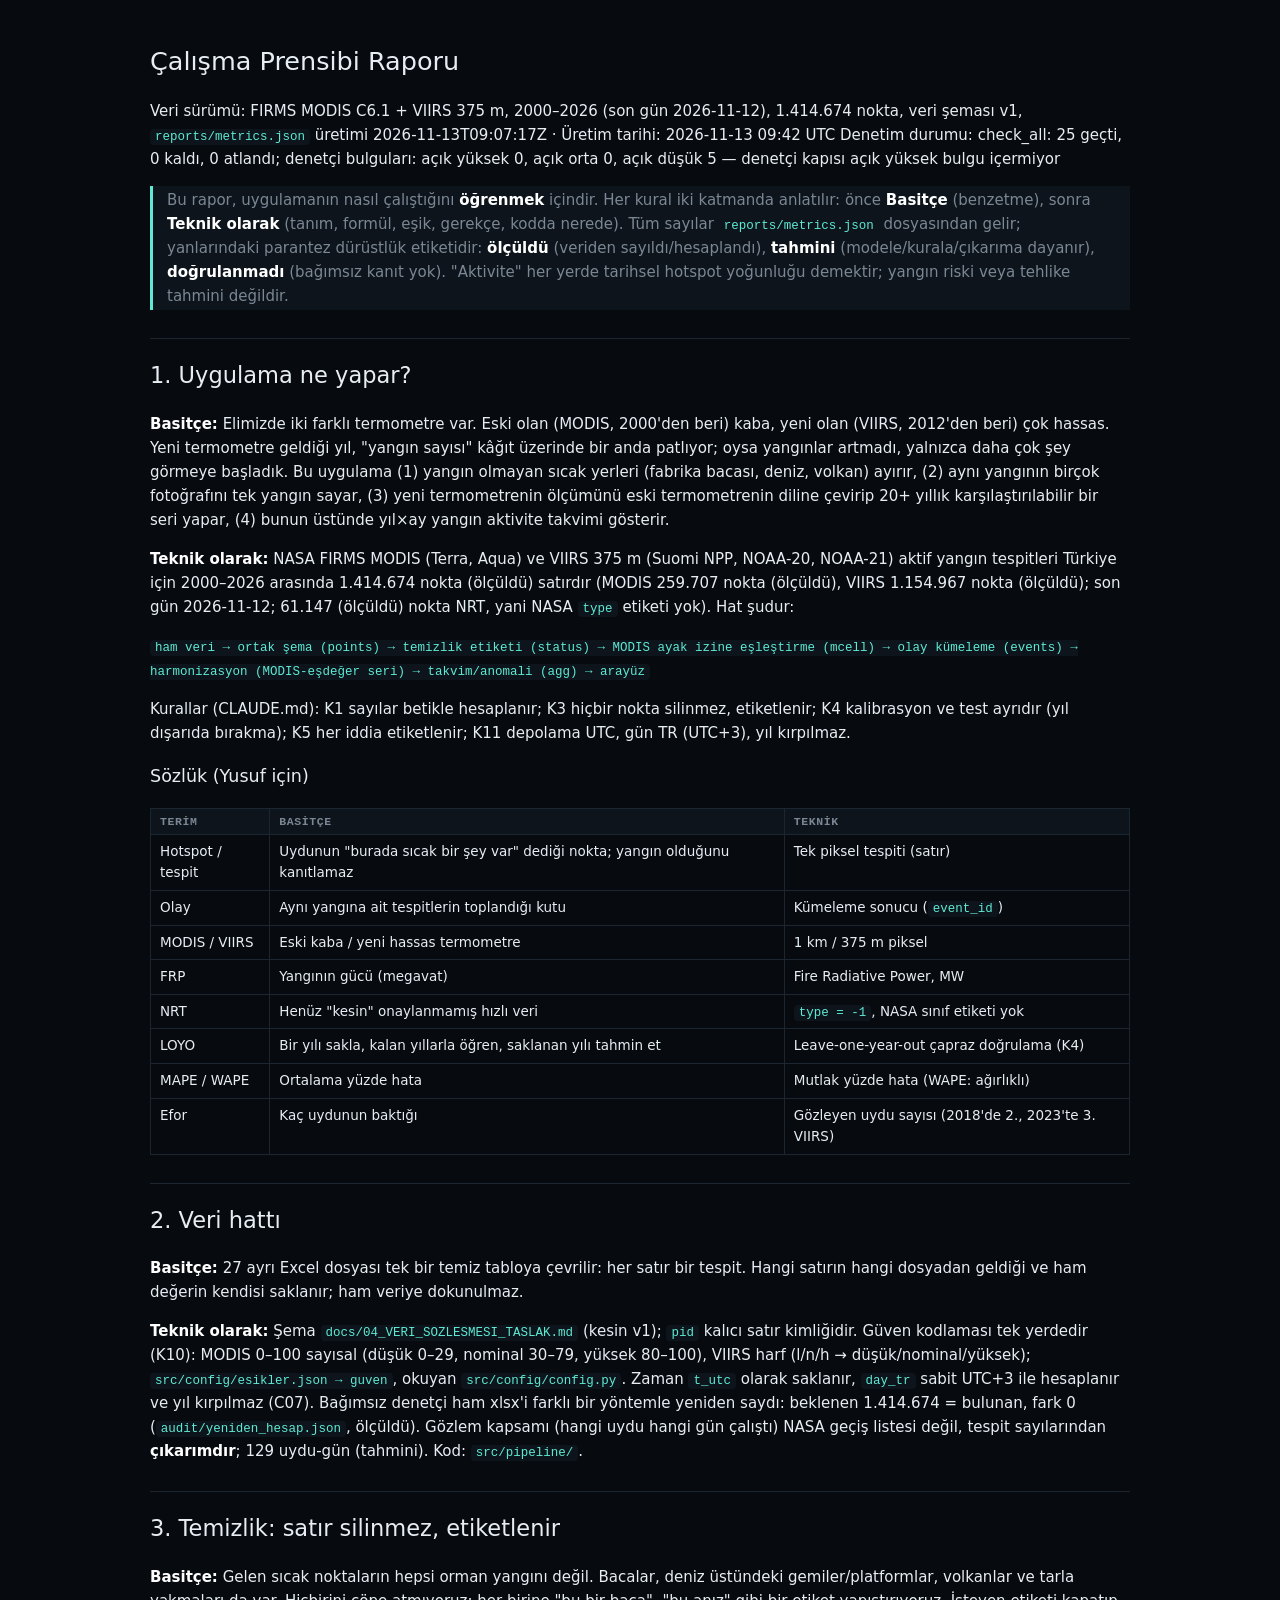
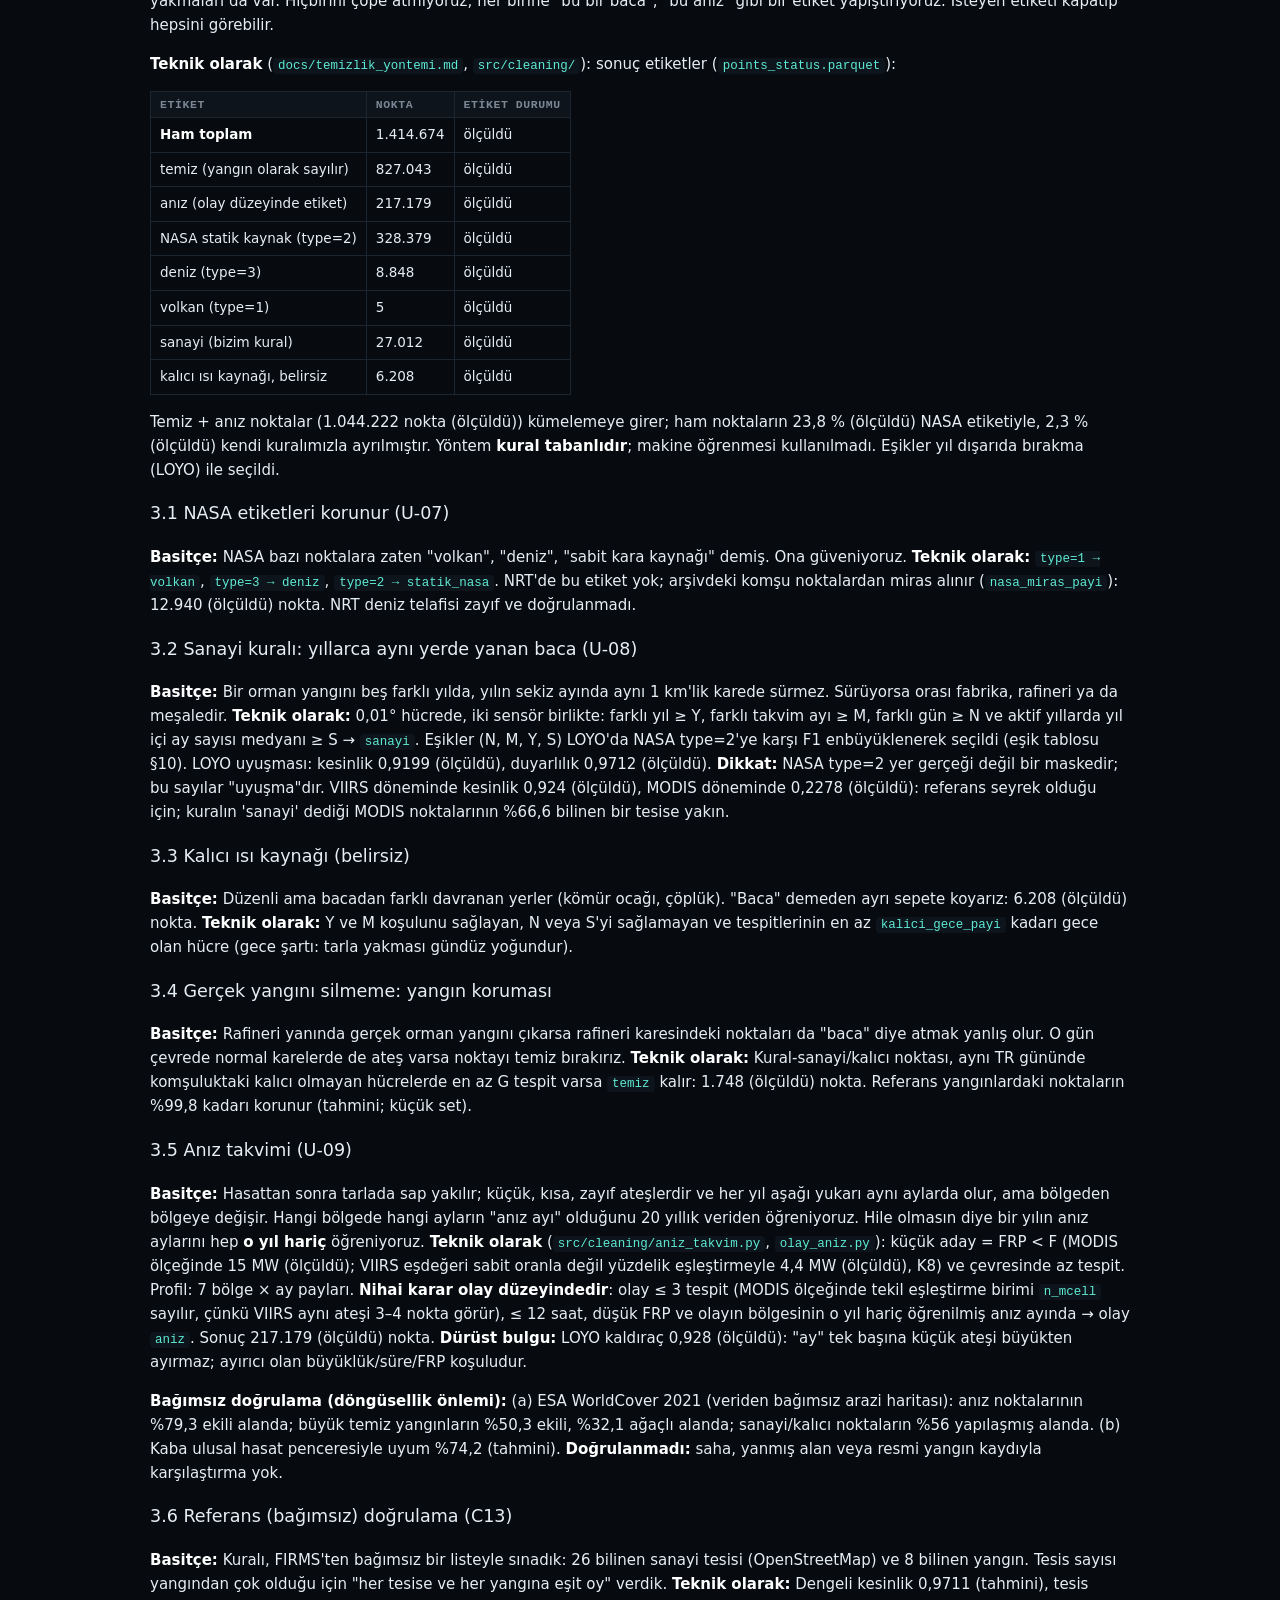
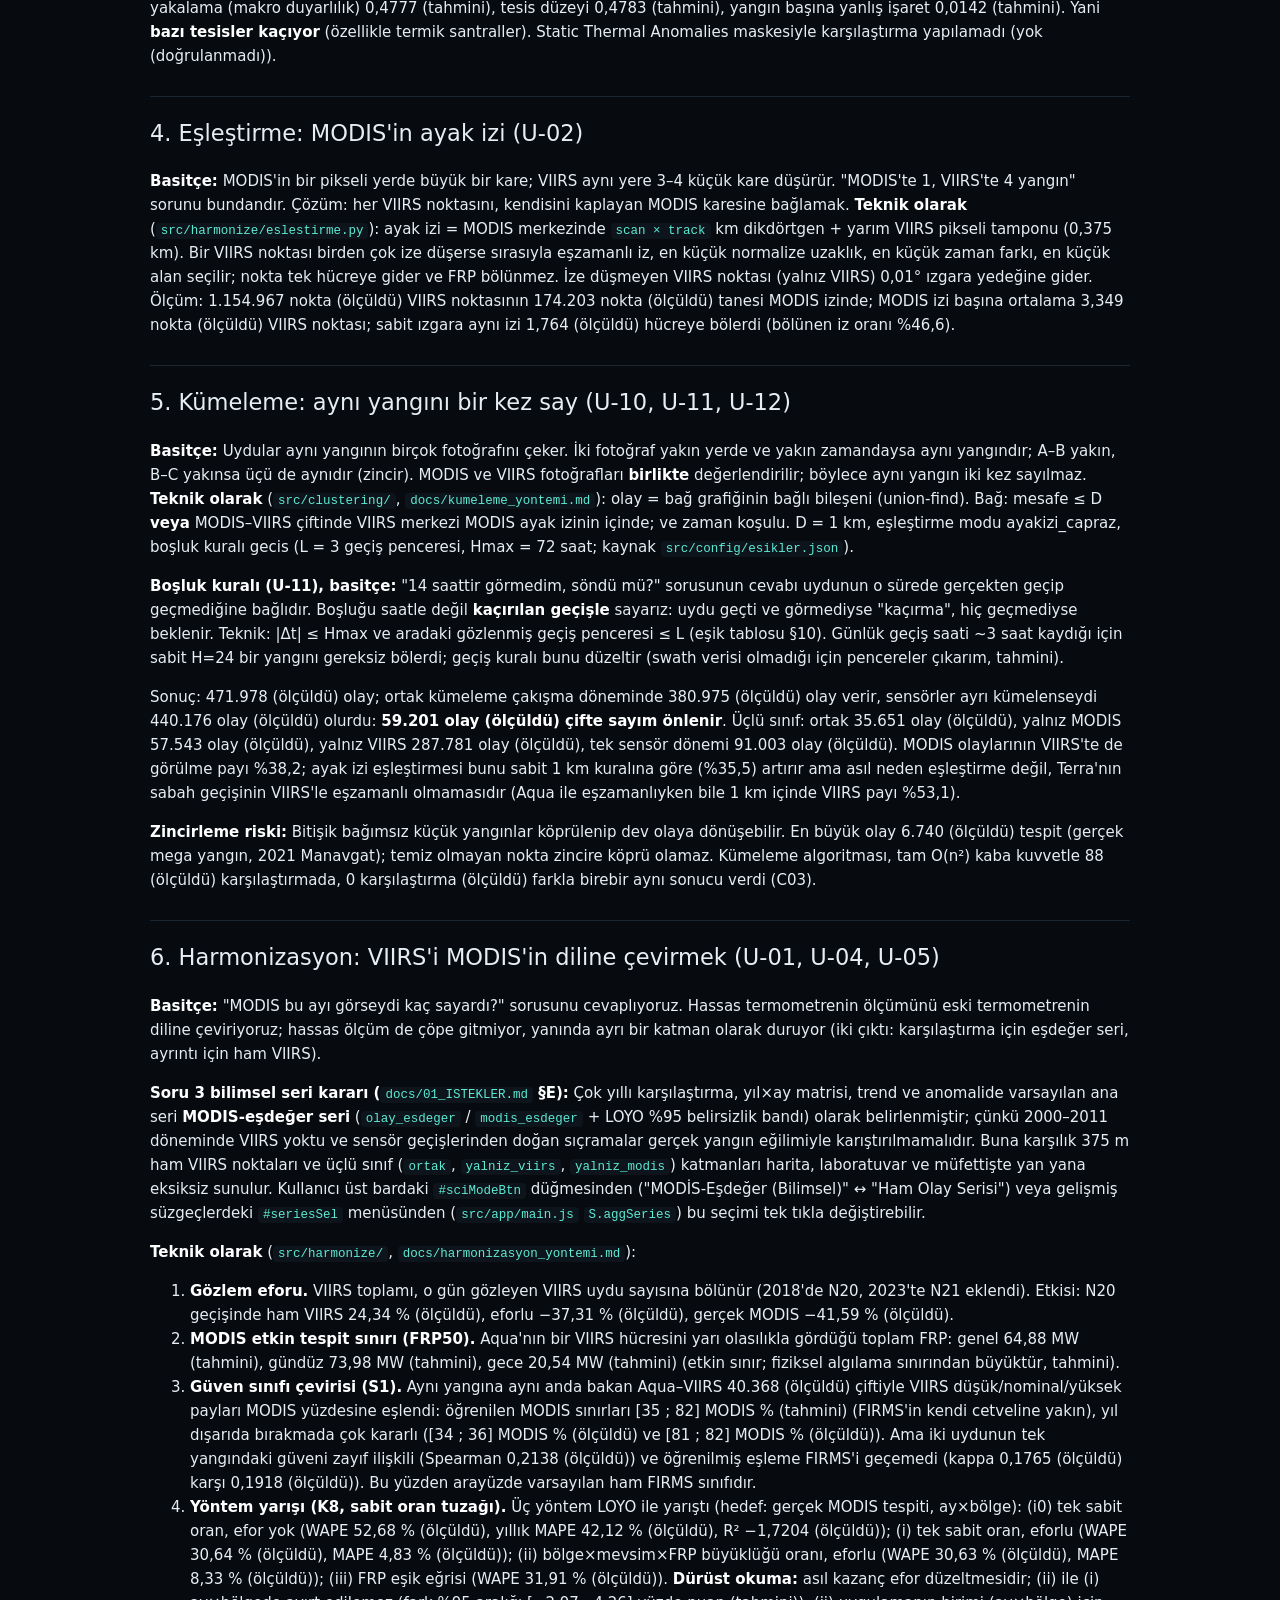
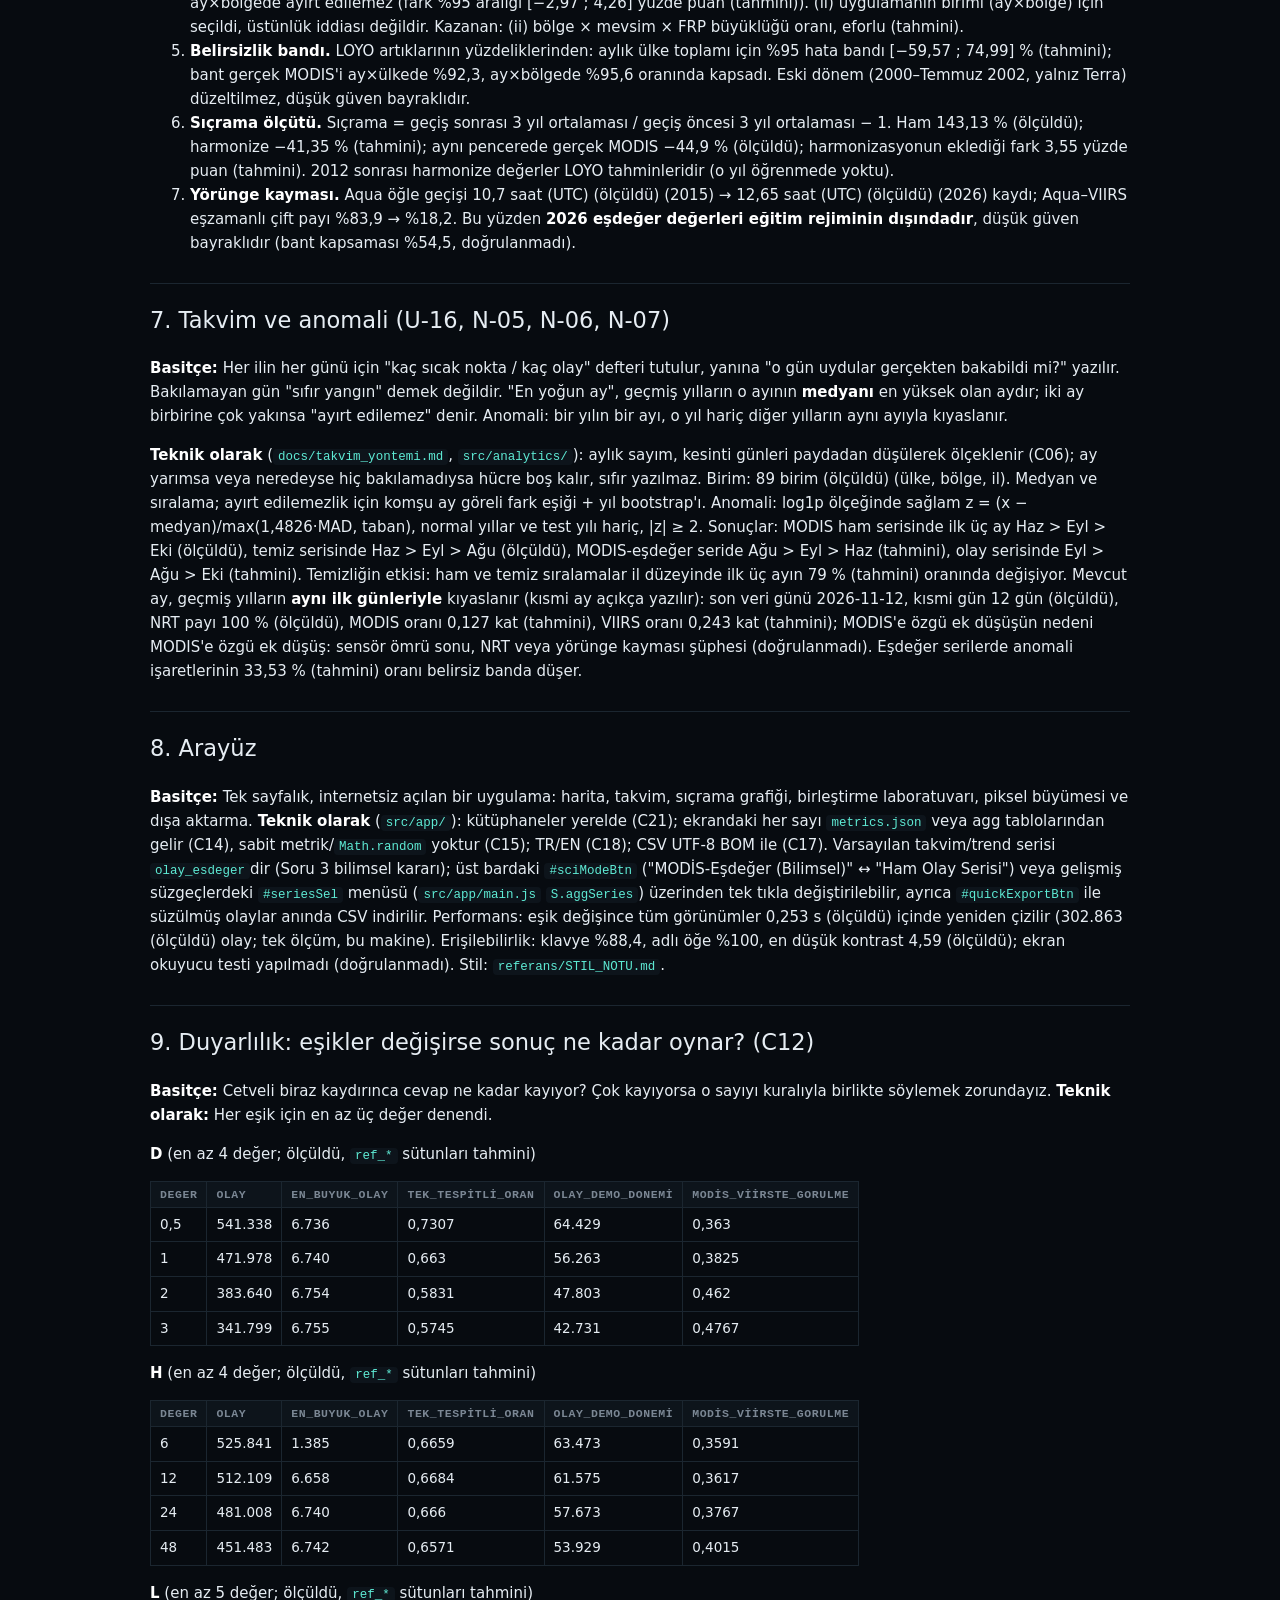
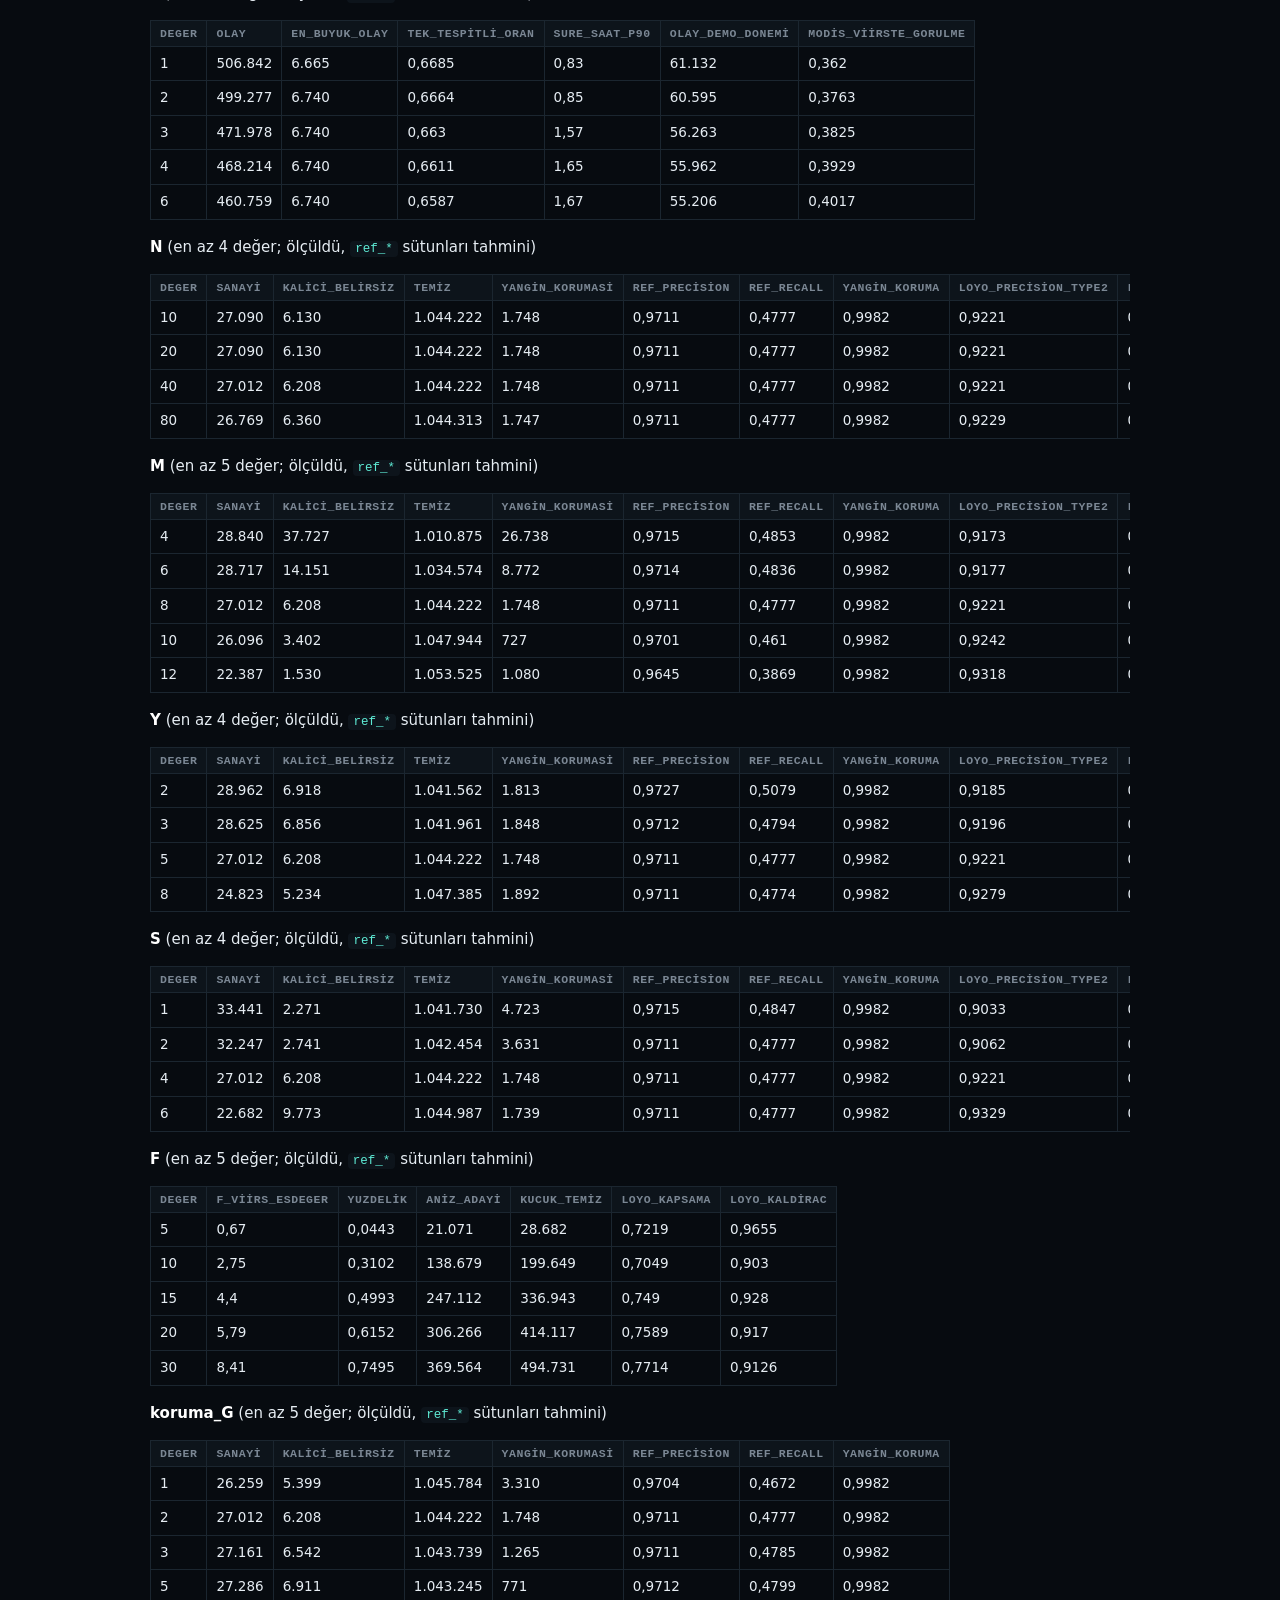
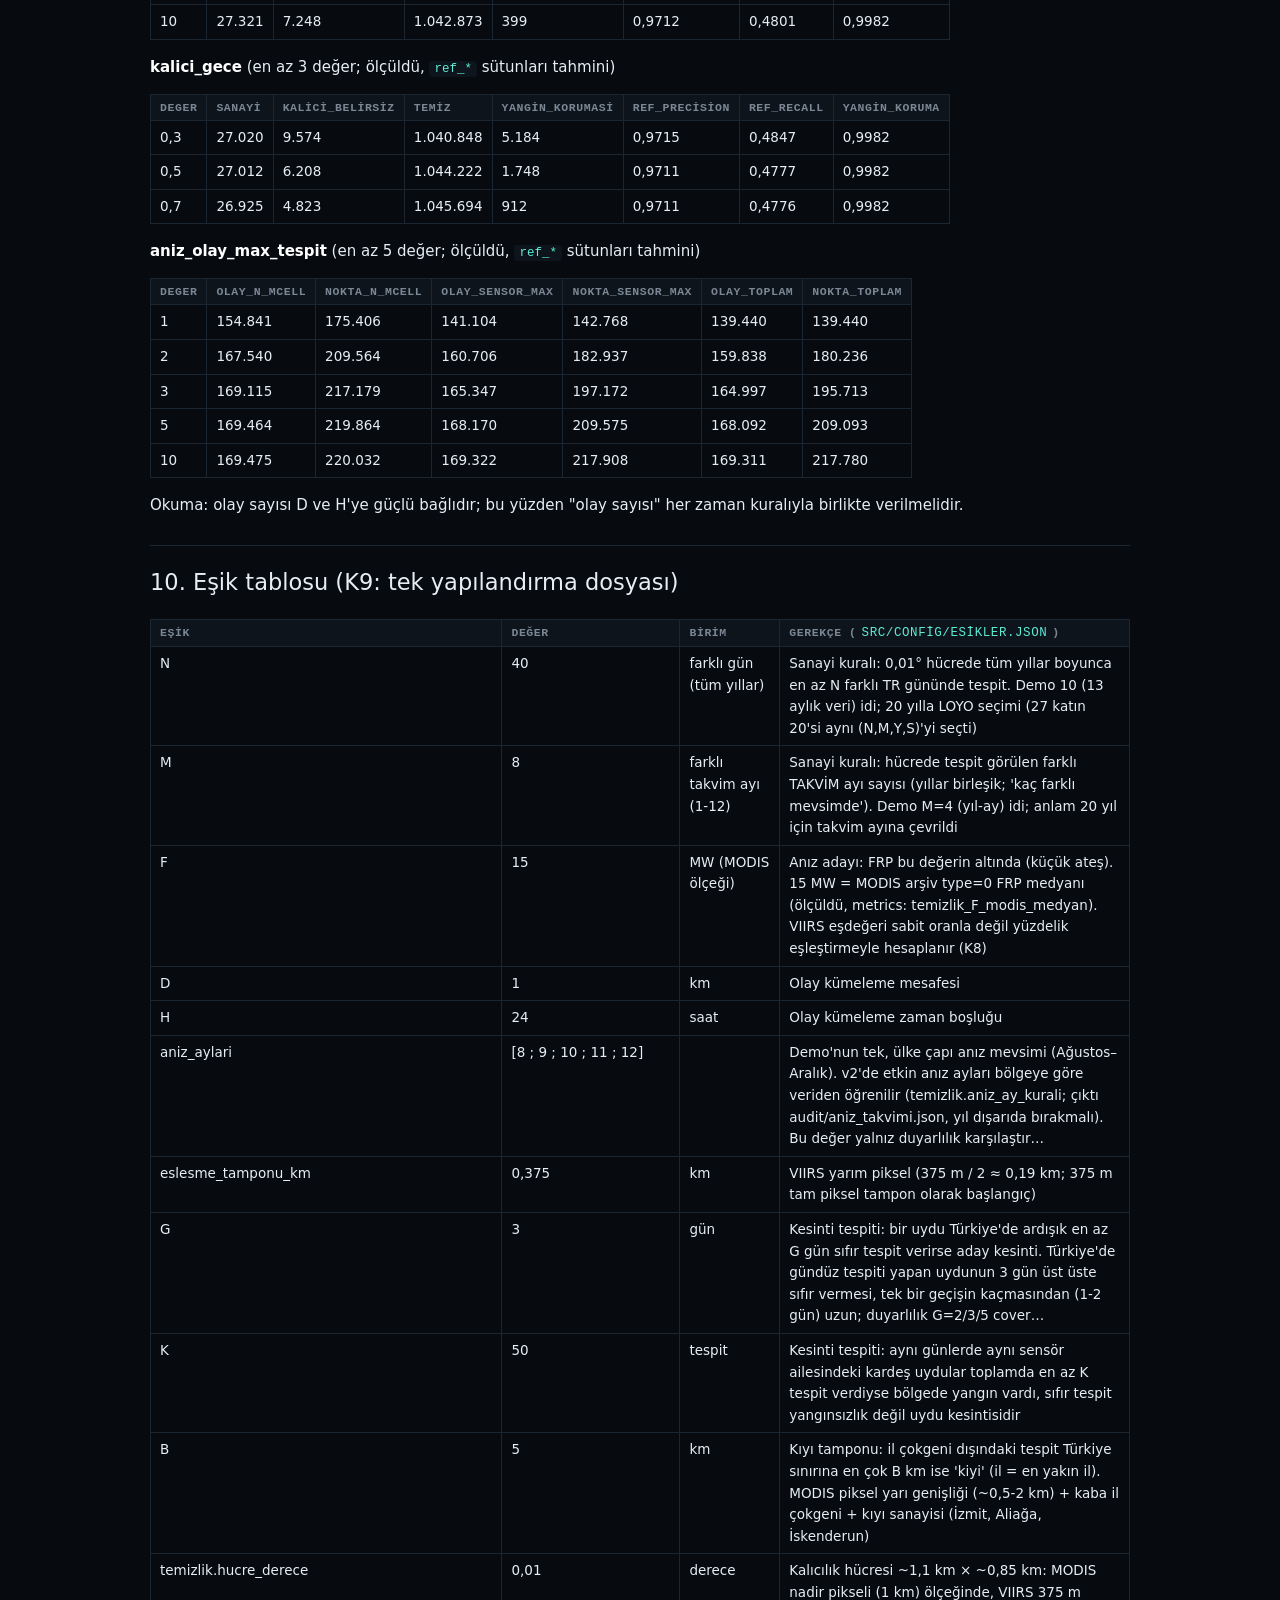
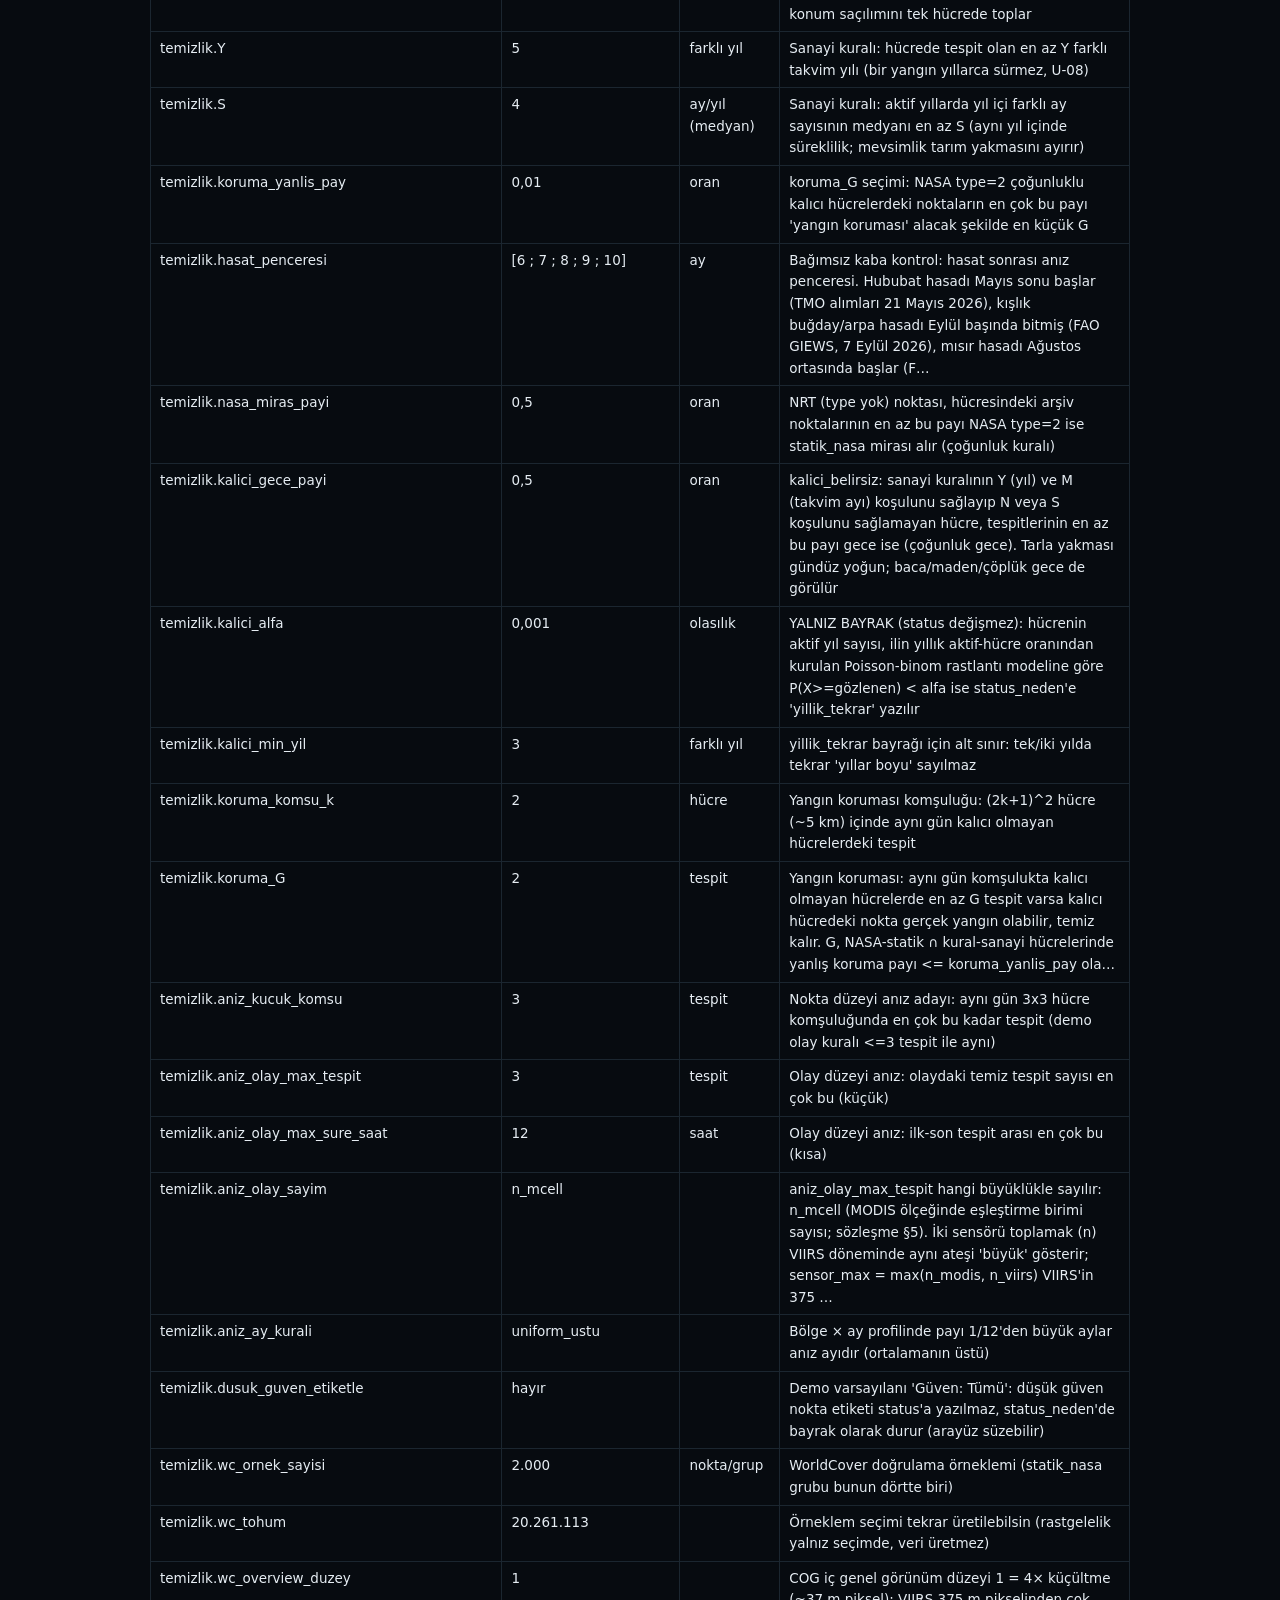
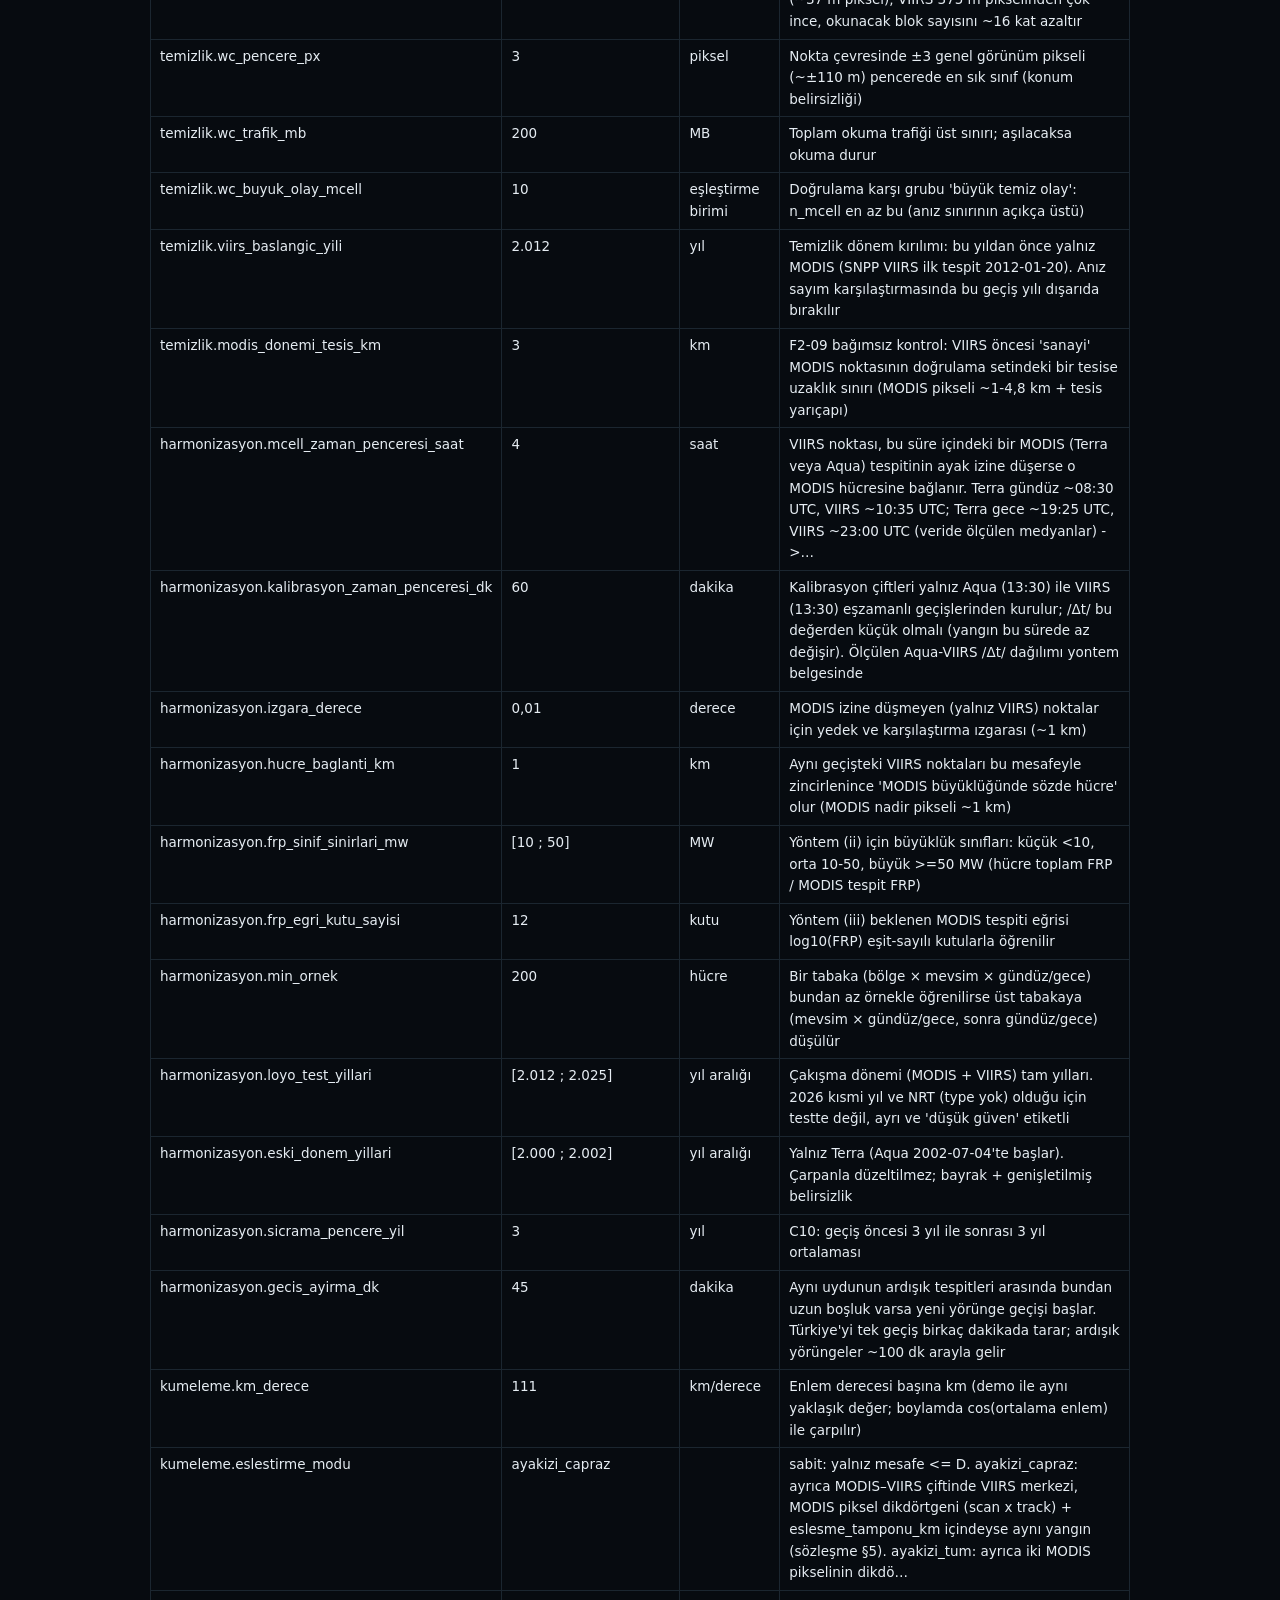
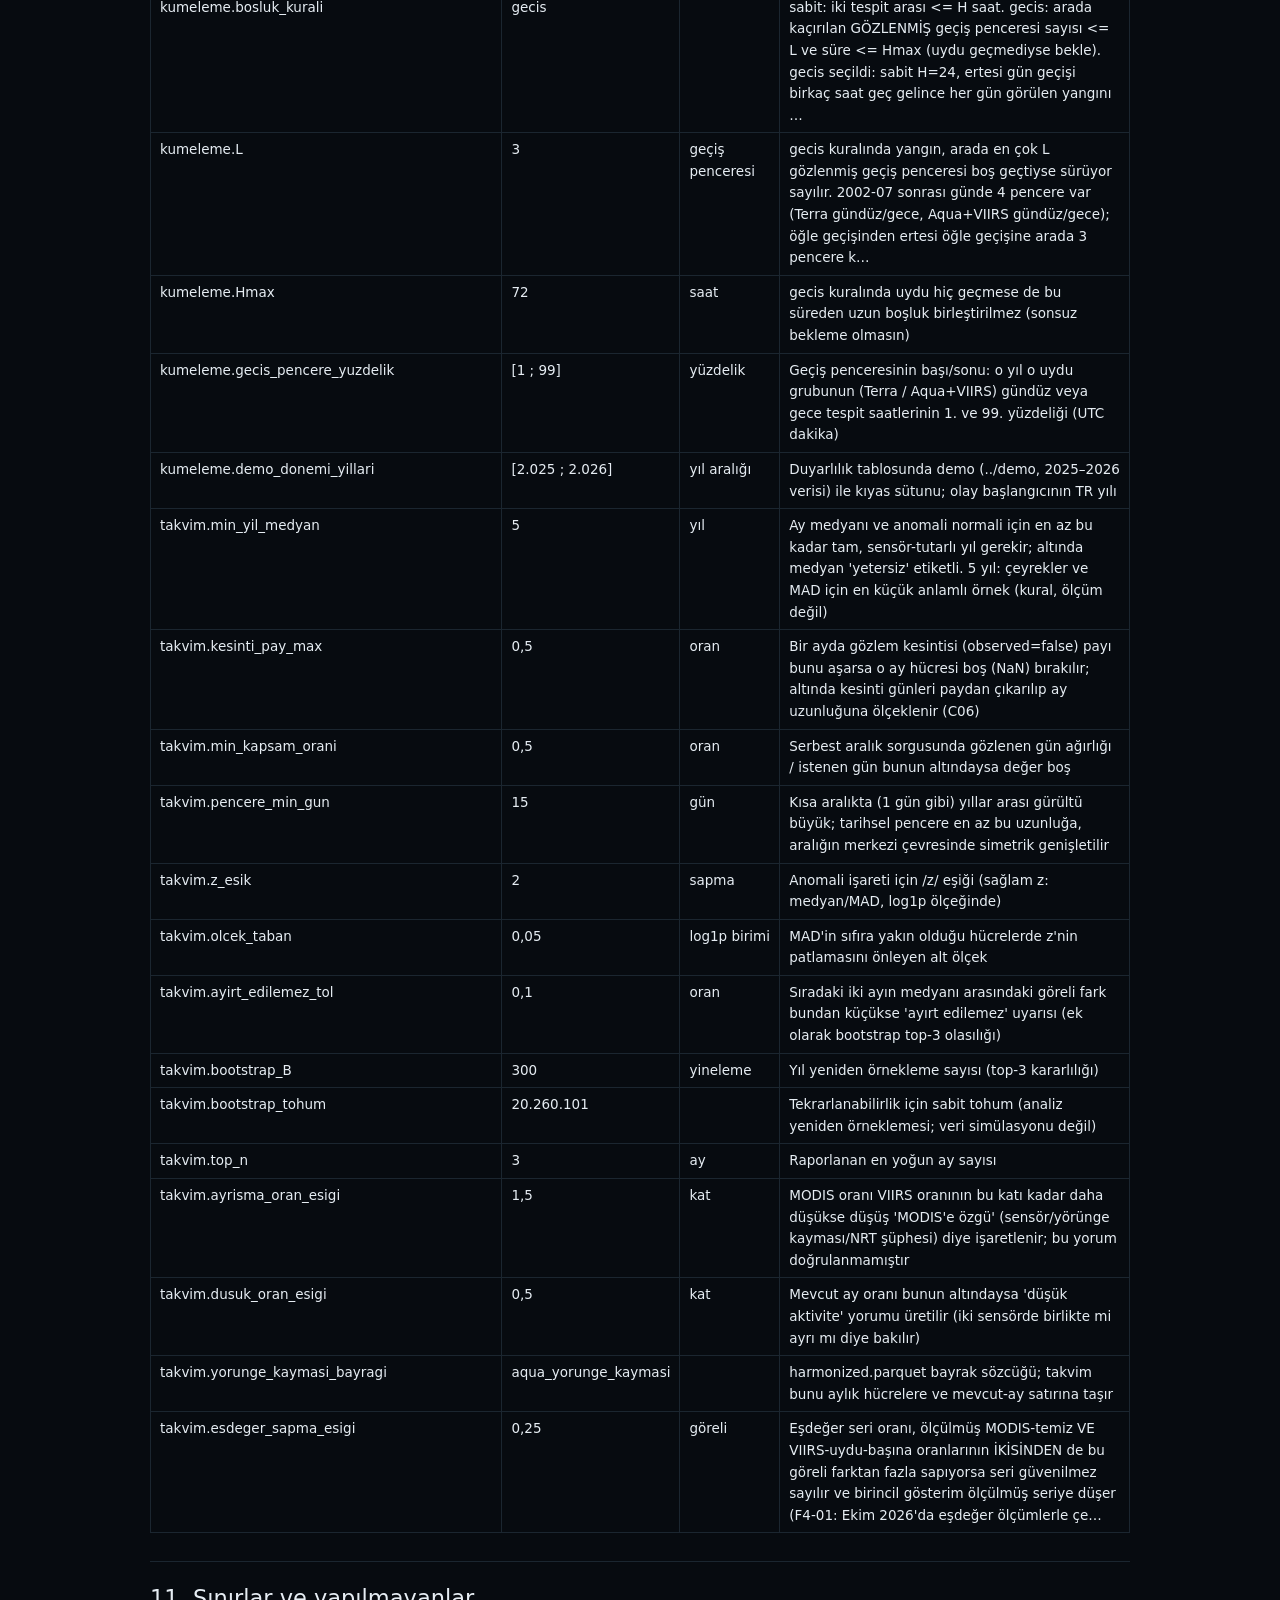
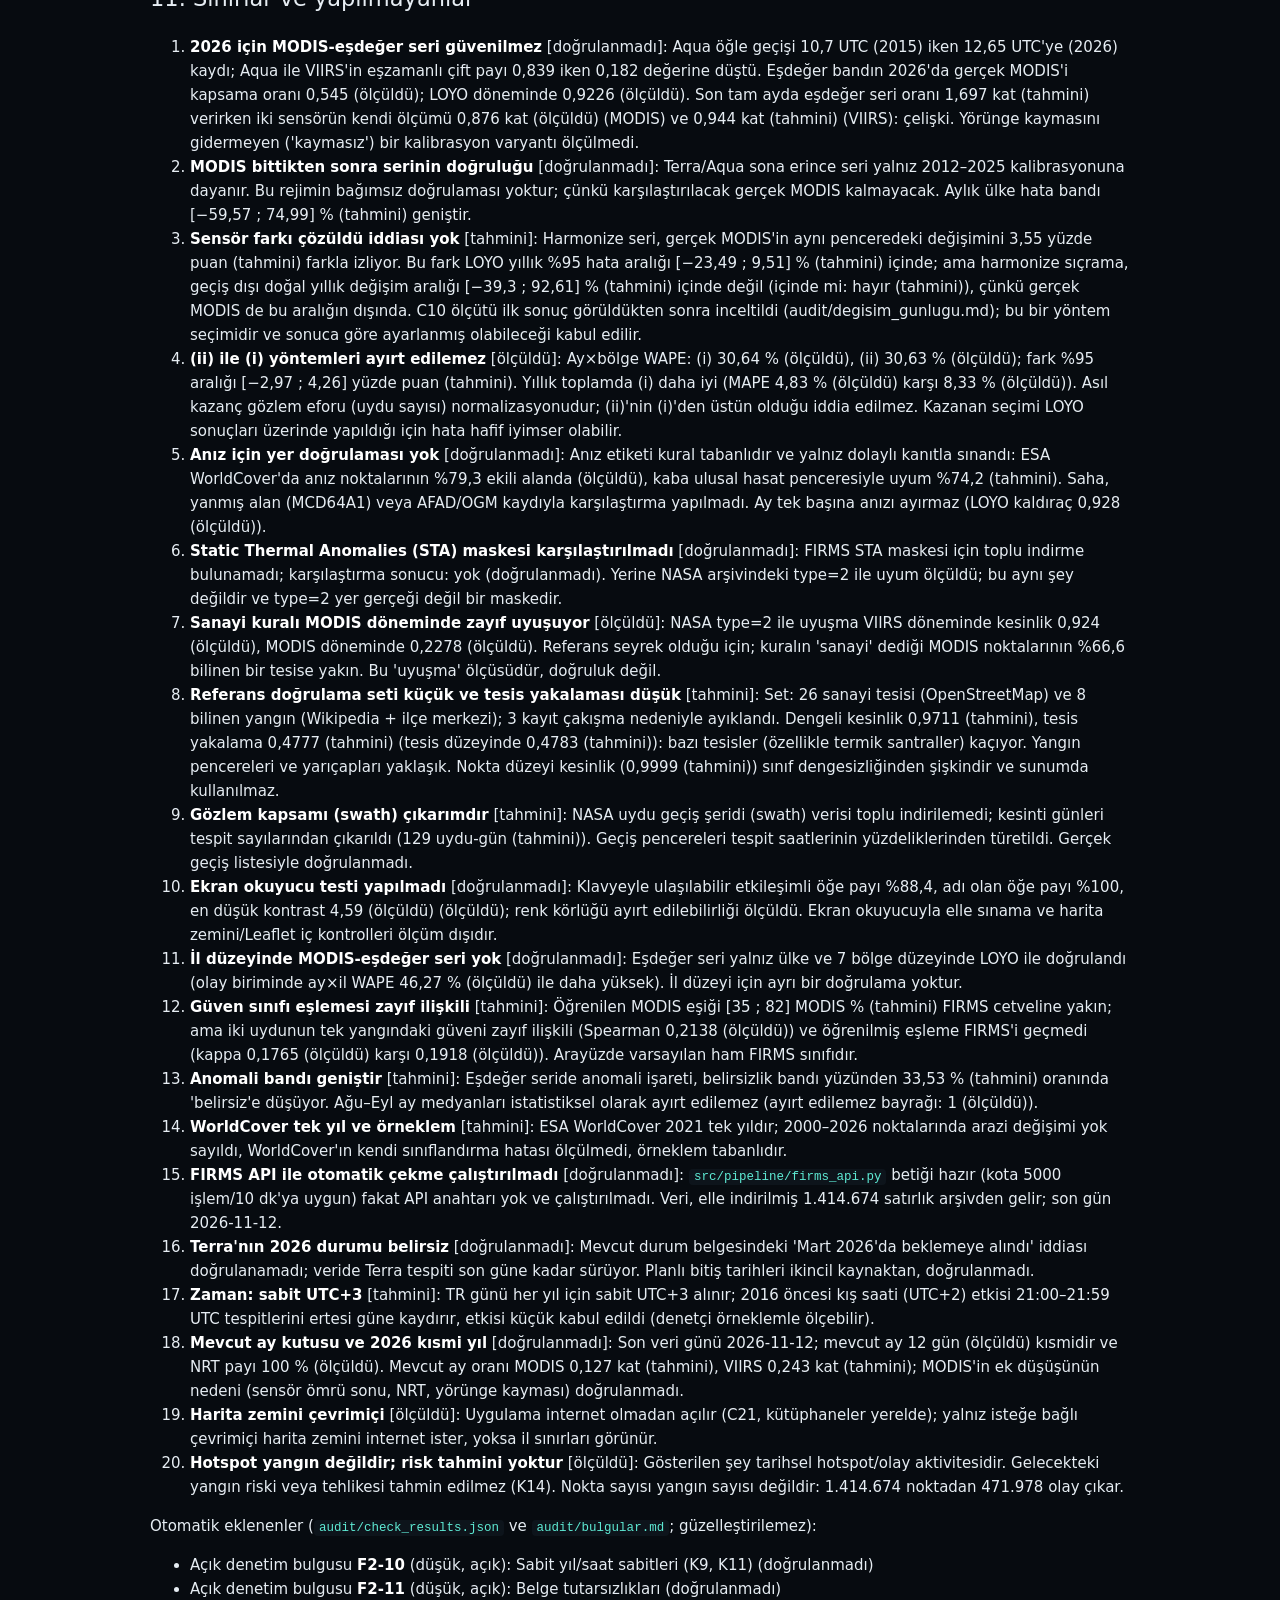
<file: kaynak_kod/reports/calisma_prensibi.html>
<!doctype html><html lang="tr"><head><meta charset="utf-8"><meta name="viewport" content="width=device-width,initial-scale=1"><title>calisma_prensibi</title><style>:root{--bg:#070b10;--card:#0d141b;--line:#1b2630;--tx:#e6edf3;--dim:#7b8794;--ac:#5eead4}
body{background:var(--bg);color:var(--tx);font:15px/1.6 Inter,system-ui,sans-serif;margin:0}
main{max-width:980px;margin:0 auto;padding:24px 16px}
h1,h2,h3{font-weight:500}h2{border-top:1px solid var(--line);padding-top:18px;margin-top:28px}
h1{font-size:1.7em}code{font:12.5px ui-monospace,monospace;background:var(--card);padding:1px 5px;border-radius:4px;color:var(--ac)}
table{border-collapse:collapse;width:100%;margin:12px 0;display:block;overflow-x:auto}
th,td{border:1px solid var(--line);padding:6px 9px;text-align:left;vertical-align:top;font-size:13.5px}
th{background:var(--card);color:var(--dim);font:600 11.5px ui-monospace,monospace;text-transform:uppercase;letter-spacing:.05em}
blockquote{border-left:3px solid var(--ac);margin:12px 0;padding:2px 14px;color:var(--dim);background:var(--card)}
strong{color:#fff}
@media print{:root{--bg:#fff;--card:#f3f5f7;--line:#c9d1d9;--tx:#111;--dim:#444;--ac:#0b6b5f}strong{color:#000}}
</style></head><body><main><h1>Çalışma Prensibi Raporu</h1>
<p>Veri sürümü: FIRMS MODIS C6.1 + VIIRS 375 m, 2000–2026 (son gün 2026-11-12), 1.414.674 nokta, veri şeması v1, <code>reports/metrics.json</code> üretimi 2026-11-13T09:07:17Z · Üretim tarihi: 2026-11-13 09:42 UTC Denetim durumu: check_all: 25 geçti, 0 kaldı, 0 atlandı; denetçi bulguları: açık yüksek 0, açık orta 0, açık düşük 5 — denetçi kapısı açık yüksek bulgu içermiyor</p>
<blockquote>Bu rapor, uygulamanın nasıl çalıştığını <strong>öğrenmek</strong> içindir. Her kural iki katmanda anlatılır: önce <strong>Basitçe</strong> (benzetme), sonra <strong>Teknik olarak</strong> (tanım, formül, eşik, gerekçe, kodda nerede). Tüm sayılar <code>reports/metrics.json</code> dosyasından gelir; yanlarındaki parantez dürüstlük etiketidir: <strong>ölçüldü</strong> (veriden sayıldı/hesaplandı), <strong>tahmini</strong> (modele/kurala/çıkarıma dayanır), <strong>doğrulanmadı</strong> (bağımsız kanıt yok). "Aktivite" her yerde tarihsel hotspot yoğunluğu demektir; yangın riski veya tehlike tahmini değildir.</blockquote>
<h2>1. Uygulama ne yapar?</h2>
<p><strong>Basitçe:</strong> Elimizde iki farklı termometre var. Eski olan (MODIS, 2000'den beri) kaba, yeni olan (VIIRS, 2012'den beri) çok hassas. Yeni termometre geldiği yıl, "yangın sayısı" kâğıt üzerinde bir anda patlıyor; oysa yangınlar artmadı, yalnızca daha çok şey görmeye başladık. Bu uygulama (1) yangın olmayan sıcak yerleri (fabrika bacası, deniz, volkan) ayırır, (2) aynı yangının birçok fotoğrafını tek yangın sayar, (3) yeni termometrenin ölçümünü eski termometrenin diline çevirip 20+ yıllık karşılaştırılabilir bir seri yapar, (4) bunun üstünde yıl×ay yangın aktivite takvimi gösterir.</p>
<p><strong>Teknik olarak:</strong> NASA FIRMS MODIS (Terra, Aqua) ve VIIRS 375 m (Suomi NPP, NOAA-20, NOAA-21) aktif yangın tespitleri Türkiye için 2000–2026 arasında 1.414.674 nokta (ölçüldü) satırdır (MODIS 259.707 nokta (ölçüldü), VIIRS 1.154.967 nokta (ölçüldü); son gün 2026-11-12; 61.147 (ölçüldü) nokta NRT, yani NASA <code>type</code> etiketi yok). Hat şudur:</p>
<p><code>ham veri → ortak şema (points) → temizlik etiketi (status) → MODIS ayak izine eşleştirme (mcell) → olay kümeleme (events) → harmonizasyon (MODIS-eşdeğer seri) → takvim/anomali (agg) → arayüz</code></p>
<p>Kurallar (CLAUDE.md): K1 sayılar betikle hesaplanır; K3 hiçbir nokta silinmez, etiketlenir; K4 kalibrasyon ve test ayrıdır (yıl dışarıda bırakma); K5 her iddia etiketlenir; K11 depolama UTC, gün TR (UTC+3), yıl kırpılmaz.</p>
<h3>Sözlük (Yusuf için)</h3>
<table><thead><tr><th>Terim</th><th>Basitçe</th><th>Teknik</th></tr></thead><tbody>
<tr><td>Hotspot / tespit</td><td>Uydunun "burada sıcak bir şey var" dediği nokta; yangın olduğunu kanıtlamaz</td><td>Tek piksel tespiti (satır)</td></tr>
<tr><td>Olay</td><td>Aynı yangına ait tespitlerin toplandığı kutu</td><td>Kümeleme sonucu (<code>event_id</code>)</td></tr>
<tr><td>MODIS / VIIRS</td><td>Eski kaba / yeni hassas termometre</td><td>1 km / 375 m piksel</td></tr>
<tr><td>FRP</td><td>Yangının gücü (megavat)</td><td>Fire Radiative Power, MW</td></tr>
<tr><td>NRT</td><td>Henüz "kesin" onaylanmamış hızlı veri</td><td><code>type = -1</code>, NASA sınıf etiketi yok</td></tr>
<tr><td>LOYO</td><td>Bir yılı sakla, kalan yıllarla öğren, saklanan yılı tahmin et</td><td>Leave-one-year-out çapraz doğrulama (K4)</td></tr>
<tr><td>MAPE / WAPE</td><td>Ortalama yüzde hata</td><td>Mutlak yüzde hata (WAPE: ağırlıklı)</td></tr>
<tr><td>Efor</td><td>Kaç uydunun baktığı</td><td>Gözleyen uydu sayısı (2018'de 2., 2023'te 3. VIIRS)</td></tr>
</tbody></table>
<h2>2. Veri hattı</h2>
<p><strong>Basitçe:</strong> 27 ayrı Excel dosyası tek bir temiz tabloya çevrilir: her satır bir tespit. Hangi satırın hangi dosyadan geldiği ve ham değerin kendisi saklanır; ham veriye dokunulmaz.</p>
<p><strong>Teknik olarak:</strong> Şema <code>docs/04_VERI_SOZLESMESI_TASLAK.md</code> (kesin v1); <code>pid</code> kalıcı satır kimliğidir. Güven kodlaması tek yerdedir (K10): MODIS 0–100 sayısal (düşük 0–29, nominal 30–79, yüksek 80–100), VIIRS harf (l/n/h → düşük/nominal/yüksek); <code>src/config/esikler.json → guven</code>, okuyan <code>src/config/config.py</code>. Zaman <code>t_utc</code> olarak saklanır, <code>day_tr</code> sabit UTC+3 ile hesaplanır ve yıl kırpılmaz (C07). Bağımsız denetçi ham xlsx'i farklı bir yöntemle yeniden saydı: beklenen 1.414.674 = bulunan, fark 0 (<code>audit/yeniden_hesap.json</code>, ölçüldü). Gözlem kapsamı (hangi uydu hangi gün çalıştı) NASA geçiş listesi değil, tespit sayılarından <strong>çıkarımdır</strong>; 129 uydu-gün (tahmini). Kod: <code>src/pipeline/</code>.</p>
<h2>3. Temizlik: satır silinmez, etiketlenir</h2>
<p><strong>Basitçe:</strong> Gelen sıcak noktaların hepsi orman yangını değil. Bacalar, deniz üstündeki gemiler/platformlar, volkanlar ve tarla yakmaları da var. Hiçbirini çöpe atmıyoruz; her birine "bu bir baca", "bu anız" gibi bir etiket yapıştırıyoruz. İsteyen etiketi kapatıp hepsini görebilir.</p>
<p><strong>Teknik olarak</strong> (<code>docs/temizlik_yontemi.md</code>, <code>src/cleaning/</code>): sonuç etiketler (<code>points_status.parquet</code>):</p>
<table><thead><tr><th>Etiket</th><th>Nokta</th><th>Etiket durumu</th></tr></thead><tbody>
<tr><td><strong>Ham toplam</strong></td><td>1.414.674</td><td>ölçüldü</td></tr>
<tr><td>temiz (yangın olarak sayılır)</td><td>827.043</td><td>ölçüldü</td></tr>
<tr><td>anız (olay düzeyinde etiket)</td><td>217.179</td><td>ölçüldü</td></tr>
<tr><td>NASA statik kaynak (type=2)</td><td>328.379</td><td>ölçüldü</td></tr>
<tr><td>deniz (type=3)</td><td>8.848</td><td>ölçüldü</td></tr>
<tr><td>volkan (type=1)</td><td>5</td><td>ölçüldü</td></tr>
<tr><td>sanayi (bizim kural)</td><td>27.012</td><td>ölçüldü</td></tr>
<tr><td>kalıcı ısı kaynağı, belirsiz</td><td>6.208</td><td>ölçüldü</td></tr>
</tbody></table>
<p>Temiz + anız noktalar (1.044.222 nokta (ölçüldü)) kümelemeye girer; ham noktaların 23,8 % (ölçüldü) NASA etiketiyle, 2,3 % (ölçüldü) kendi kuralımızla ayrılmıştır. Yöntem <strong>kural tabanlıdır</strong>; makine öğrenmesi kullanılmadı. Eşikler yıl dışarıda bırakma (LOYO) ile seçildi.</p>
<h3>3.1 NASA etiketleri korunur (U-07)</h3>
<p><strong>Basitçe:</strong> NASA bazı noktalara zaten "volkan", "deniz", "sabit kara kaynağı" demiş. Ona güveniyoruz. <strong>Teknik olarak:</strong> <code>type=1 → volkan</code>, <code>type=3 → deniz</code>, <code>type=2 → statik_nasa</code>. NRT'de bu etiket yok; arşivdeki komşu noktalardan miras alınır (<code>nasa_miras_payi</code>): 12.940 (ölçüldü) nokta. NRT deniz telafisi zayıf ve doğrulanmadı.</p>
<h3>3.2 Sanayi kuralı: yıllarca aynı yerde yanan baca (U-08)</h3>
<p><strong>Basitçe:</strong> Bir orman yangını beş farklı yılda, yılın sekiz ayında aynı 1 km'lik karede sürmez. Sürüyorsa orası fabrika, rafineri ya da meşaledir. <strong>Teknik olarak:</strong> 0,01° hücrede, iki sensör birlikte: farklı yıl ≥ Y, farklı takvim ayı ≥ M, farklı gün ≥ N ve aktif yıllarda yıl içi ay sayısı medyanı ≥ S → <code>sanayi</code>. Eşikler (N, M, Y, S) LOYO'da NASA type=2'ye karşı F1 enbüyüklenerek seçildi (eşik tablosu §10). LOYO uyuşması: kesinlik 0,9199 (ölçüldü), duyarlılık 0,9712 (ölçüldü). <strong>Dikkat:</strong> NASA type=2 yer gerçeği değil bir maskedir; bu sayılar "uyuşma"dır. VIIRS döneminde kesinlik 0,924 (ölçüldü), MODIS döneminde 0,2278 (ölçüldü): referans seyrek olduğu için; kuralın 'sanayi' dediği MODIS noktalarının %66,6 bilinen bir tesise yakın.</p>
<h3>3.3 Kalıcı ısı kaynağı (belirsiz)</h3>
<p><strong>Basitçe:</strong> Düzenli ama bacadan farklı davranan yerler (kömür ocağı, çöplük). "Baca" demeden ayrı sepete koyarız: 6.208 (ölçüldü) nokta. <strong>Teknik olarak:</strong> Y ve M koşulunu sağlayan, N veya S'yi sağlamayan ve tespitlerinin en az <code>kalici_gece_payi</code> kadarı gece olan hücre (gece şartı: tarla yakması gündüz yoğundur).</p>
<h3>3.4 Gerçek yangını silmeme: yangın koruması</h3>
<p><strong>Basitçe:</strong> Rafineri yanında gerçek orman yangını çıkarsa rafineri karesindeki noktaları da "baca" diye atmak yanlış olur. O gün çevrede normal karelerde de ateş varsa noktayı temiz bırakırız. <strong>Teknik olarak:</strong> Kural-sanayi/kalıcı noktası, aynı TR gününde komşuluktaki kalıcı olmayan hücrelerde en az G tespit varsa <code>temiz</code> kalır: 1.748 (ölçüldü) nokta. Referans yangınlardaki noktaların %99,8 kadarı korunur (tahmini; küçük set).</p>
<h3>3.5 Anız takvimi (U-09)</h3>
<p><strong>Basitçe:</strong> Hasattan sonra tarlada sap yakılır; küçük, kısa, zayıf ateşlerdir ve her yıl aşağı yukarı aynı aylarda olur, ama bölgeden bölgeye değişir. Hangi bölgede hangi ayların "anız ayı" olduğunu 20 yıllık veriden öğreniyoruz. Hile olmasın diye bir yılın anız aylarını hep <strong>o yıl hariç</strong> öğreniyoruz. <strong>Teknik olarak</strong> (<code>src/cleaning/aniz_takvim.py</code>, <code>olay_aniz.py</code>): küçük aday = FRP &lt; F (MODIS ölçeğinde 15 MW (ölçüldü); VIIRS eşdeğeri sabit oranla değil yüzdelik eşleştirmeyle 4,4 MW (ölçüldü), K8) ve çevresinde az tespit. Profil: 7 bölge × ay payları. <strong>Nihai karar olay düzeyindedir</strong>: olay ≤ 3 tespit (MODIS ölçeğinde tekil eşleştirme birimi <code>n_mcell</code> sayılır, çünkü VIIRS aynı ateşi 3–4 nokta görür), ≤ 12 saat, düşük FRP ve olayın bölgesinin o yıl hariç öğrenilmiş anız ayında → olay <code>aniz</code>. Sonuç 217.179 (ölçüldü) nokta. <strong>Dürüst bulgu:</strong> LOYO kaldıraç 0,928 (ölçüldü): "ay" tek başına küçük ateşi büyükten ayırmaz; ayırıcı olan büyüklük/süre/FRP koşuludur.</p>
<p><strong>Bağımsız doğrulama (döngüsellik önlemi):</strong> (a) ESA WorldCover 2021 (veriden bağımsız arazi haritası): anız noktalarının %79,3 ekili alanda; büyük temiz yangınların %50,3 ekili, %32,1 ağaçlı alanda; sanayi/kalıcı noktaların %56 yapılaşmış alanda. (b) Kaba ulusal hasat penceresiyle uyum %74,2 (tahmini). <strong>Doğrulanmadı:</strong> saha, yanmış alan veya resmi yangın kaydıyla karşılaştırma yok.</p>
<h3>3.6 Referans (bağımsız) doğrulama (C13)</h3>
<p><strong>Basitçe:</strong> Kuralı, FIRMS'ten bağımsız bir listeyle sınadık: 26 bilinen sanayi tesisi (OpenStreetMap) ve 8 bilinen yangın. Tesis sayısı yangından çok olduğu için "her tesise ve her yangına eşit oy" verdik. <strong>Teknik olarak:</strong> Dengeli kesinlik 0,9711 (tahmini), tesis yakalama (makro duyarlılık) 0,4777 (tahmini), tesis düzeyi 0,4783 (tahmini), yangın başına yanlış işaret 0,0142 (tahmini). Yani <strong>bazı tesisler kaçıyor</strong> (özellikle termik santraller). Static Thermal Anomalies maskesiyle karşılaştırma yapılamadı (yok (doğrulanmadı)).</p>
<h2>4. Eşleştirme: MODIS'in ayak izi (U-02)</h2>
<p><strong>Basitçe:</strong> MODIS'in bir pikseli yerde büyük bir kare; VIIRS aynı yere 3–4 küçük kare düşürür. "MODIS'te 1, VIIRS'te 4 yangın" sorunu bundandır. Çözüm: her VIIRS noktasını, kendisini kaplayan MODIS karesine bağlamak. <strong>Teknik olarak</strong> (<code>src/harmonize/eslestirme.py</code>): ayak izi = MODIS merkezinde <code>scan × track</code> km dikdörtgen + yarım VIIRS pikseli tamponu (0,375 km). Bir VIIRS noktası birden çok ize düşerse sırasıyla eşzamanlı iz, en küçük normalize uzaklık, en küçük zaman farkı, en küçük alan seçilir; nokta tek hücreye gider ve FRP bölünmez. İze düşmeyen VIIRS noktası (yalnız VIIRS) 0,01° ızgara yedeğine gider. Ölçüm: 1.154.967 nokta (ölçüldü) VIIRS noktasının 174.203 nokta (ölçüldü) tanesi MODIS izinde; MODIS izi başına ortalama 3,349 nokta (ölçüldü) VIIRS noktası; sabit ızgara aynı izi 1,764 (ölçüldü) hücreye bölerdi (bölünen iz oranı %46,6).</p>
<h2>5. Kümeleme: aynı yangını bir kez say (U-10, U-11, U-12)</h2>
<p><strong>Basitçe:</strong> Uydular aynı yangının birçok fotoğrafını çeker. İki fotoğraf yakın yerde ve yakın zamandaysa aynı yangındır; A–B yakın, B–C yakınsa üçü de aynıdır (zincir). MODIS ve VIIRS fotoğrafları <strong>birlikte</strong> değerlendirilir; böylece aynı yangın iki kez sayılmaz. <strong>Teknik olarak</strong> (<code>src/clustering/</code>, <code>docs/kumeleme_yontemi.md</code>): olay = bağ grafiğinin bağlı bileşeni (union-find). Bağ: mesafe ≤ D <strong>veya</strong> MODIS–VIIRS çiftinde VIIRS merkezi MODIS ayak izinin içinde; ve zaman koşulu. D = 1 km, eşleştirme modu ayakizi_capraz, boşluk kuralı gecis (L = 3 geçiş penceresi, Hmax = 72 saat; kaynak <code>src/config/esikler.json</code>).</p>
<p><strong>Boşluk kuralı (U-11), basitçe:</strong> "14 saattir görmedim, söndü mü?" sorusunun cevabı uydunun o sürede gerçekten geçip geçmediğine bağlıdır. Boşluğu saatle değil <strong>kaçırılan geçişle</strong> sayarız: uydu geçti ve görmediyse "kaçırma", hiç geçmediyse beklenir. Teknik: |Δt| ≤ Hmax ve aradaki gözlenmiş geçiş penceresi ≤ L (eşik tablosu §10). Günlük geçiş saati ~3 saat kaydığı için sabit H=24 bir yangını gereksiz bölerdi; geçiş kuralı bunu düzeltir (swath verisi olmadığı için pencereler çıkarım, tahmini).</p>
<p>Sonuç: 471.978 (ölçüldü) olay; ortak kümeleme çakışma döneminde 380.975 (ölçüldü) olay verir, sensörler ayrı kümelenseydi 440.176 olay (ölçüldü) olurdu: <strong>59.201 olay (ölçüldü) çifte sayım önlenir</strong>. Üçlü sınıf: ortak 35.651 olay (ölçüldü), yalnız MODIS 57.543 olay (ölçüldü), yalnız VIIRS 287.781 olay (ölçüldü), tek sensör dönemi 91.003 olay (ölçüldü). MODIS olaylarının VIIRS'te de görülme payı %38,2; ayak izi eşleştirmesi bunu sabit 1 km kuralına göre (%35,5) artırır ama asıl neden eşleştirme değil, Terra'nın sabah geçişinin VIIRS'le eşzamanlı olmamasıdır (Aqua ile eşzamanlıyken bile 1 km içinde VIIRS payı %53,1).</p>
<p><strong>Zincirleme riski:</strong> Bitişik bağımsız küçük yangınlar köprülenip dev olaya dönüşebilir. En büyük olay 6.740 (ölçüldü) tespit (gerçek mega yangın, 2021 Manavgat); temiz olmayan nokta zincire köprü olamaz. Kümeleme algoritması, tam O(n²) kaba kuvvetle 88 (ölçüldü) karşılaştırmada, 0 karşılaştırma (ölçüldü) farkla birebir aynı sonucu verdi (C03).</p>
<h2>6. Harmonizasyon: VIIRS'i MODIS'in diline çevirmek (U-01, U-04, U-05)</h2>
<p><strong>Basitçe:</strong> "MODIS bu ayı görseydi kaç sayardı?" sorusunu cevaplıyoruz. Hassas termometrenin ölçümünü eski termometrenin diline çeviriyoruz; hassas ölçüm de çöpe gitmiyor, yanında ayrı bir katman olarak duruyor (iki çıktı: karşılaştırma için eşdeğer seri, ayrıntı için ham VIIRS).</p>
<p><strong>Soru 3 bilimsel seri kararı (<code>docs/01_ISTEKLER.md</code> §E):</strong> Çok yıllı karşılaştırma, yıl×ay matrisi, trend ve anomalide varsayılan ana seri <strong>MODIS-eşdeğer seri</strong> (<code>olay_esdeger</code> / <code>modis_esdeger</code> + LOYO %95 belirsizlik bandı) olarak belirlenmiştir; çünkü 2000–2011 döneminde VIIRS yoktu ve sensör geçişlerinden doğan sıçramalar gerçek yangın eğilimiyle karıştırılmamalıdır. Buna karşılık 375 m ham VIIRS noktaları ve üçlü sınıf (<code>ortak</code>, <code>yalniz_viirs</code>, <code>yalniz_modis</code>) katmanları harita, laboratuvar ve müfettişte yan yana eksiksiz sunulur. Kullanıcı üst bardaki <code>#sciModeBtn</code> düğmesinden ("MODİS-Eşdeğer (Bilimsel)" ↔ "Ham Olay Serisi") veya gelişmiş süzgeçlerdeki <code>#seriesSel</code> menüsünden (<code>src/app/main.js</code> <code>S.aggSeries</code>) bu seçimi tek tıkla değiştirebilir.</p>
<p><strong>Teknik olarak</strong> (<code>src/harmonize/</code>, <code>docs/harmonizasyon_yontemi.md</code>):</p>
<ol>
<li><strong>Gözlem eforu.</strong> VIIRS toplamı, o gün gözleyen VIIRS uydu sayısına bölünür (2018'de N20, 2023'te N21 eklendi). Etkisi: N20 geçişinde ham VIIRS 24,34 % (ölçüldü), eforlu −37,31 % (ölçüldü), gerçek MODIS −41,59 % (ölçüldü).</li>
<li><strong>MODIS etkin tespit sınırı (FRP50).</strong> Aqua'nın bir VIIRS hücresini yarı olasılıkla gördüğü toplam FRP: genel 64,88 MW (tahmini), gündüz 73,98 MW (tahmini), gece 20,54 MW (tahmini) (etkin sınır; fiziksel algılama sınırından büyüktür, tahmini).</li>
<li><strong>Güven sınıfı çevirisi (S1).</strong> Aynı yangına aynı anda bakan Aqua–VIIRS 40.368 (ölçüldü) çiftiyle VIIRS düşük/nominal/yüksek payları MODIS yüzdesine eşlendi: öğrenilen MODIS sınırları [35 ; 82] MODIS % (tahmini) (FIRMS'in kendi cetveline yakın), yıl dışarıda bırakmada çok kararlı ([34 ; 36] MODIS % (ölçüldü) ve [81 ; 82] MODIS % (ölçüldü)). Ama iki uydunun tek yangındaki güveni zayıf ilişkili (Spearman 0,2138 (ölçüldü)) ve öğrenilmiş eşleme FIRMS'i geçemedi (kappa 0,1765 (ölçüldü) karşı 0,1918 (ölçüldü)). Bu yüzden arayüzde varsayılan ham FIRMS sınıfıdır.</li>
<li><strong>Yöntem yarışı (K8, sabit oran tuzağı).</strong> Üç yöntem LOYO ile yarıştı (hedef: gerçek MODIS tespiti, ay×bölge): (i0) tek sabit oran, efor yok (WAPE 52,68 % (ölçüldü), yıllık MAPE 42,12 % (ölçüldü), R² −1,7204 (ölçüldü)); (i) tek sabit oran, eforlu (WAPE 30,64 % (ölçüldü), MAPE 4,83 % (ölçüldü)); (ii) bölge×mevsim×FRP büyüklüğü oranı, eforlu (WAPE 30,63 % (ölçüldü), MAPE 8,33 % (ölçüldü)); (iii) FRP eşik eğrisi (WAPE 31,91 % (ölçüldü)). <strong>Dürüst okuma:</strong> asıl kazanç efor düzeltmesidir; (ii) ile (i) ay×bölgede ayırt edilemez (fark %95 aralığı [−2,97 ; 4,26] yüzde puan (tahmini)). (ii) uygulamanın birimi (ay×bölge) için seçildi, üstünlük iddiası değildir. Kazanan: (ii) bölge × mevsim × FRP büyüklüğü oranı, eforlu (tahmini).</li>
<li><strong>Belirsizlik bandı.</strong> LOYO artıklarının yüzdeliklerinden: aylık ülke toplamı için %95 hata bandı [−59,57 ; 74,99] % (tahmini); bant gerçek MODIS'i ay×ülkede %92,3, ay×bölgede %95,6 oranında kapsadı. Eski dönem (2000–Temmuz 2002, yalnız Terra) düzeltilmez, düşük güven bayraklıdır.</li>
<li><strong>Sıçrama ölçütü.</strong> Sıçrama = geçiş sonrası 3 yıl ortalaması / geçiş öncesi 3 yıl ortalaması − 1. Ham 143,13 % (ölçüldü); harmonize −41,35 % (tahmini); aynı pencerede gerçek MODIS −44,9 % (ölçüldü); harmonizasyonun eklediği fark 3,55 yüzde puan (tahmini). 2012 sonrası harmonize değerler LOYO tahminleridir (o yıl öğrenmede yoktu).</li>
<li><strong>Yörünge kayması.</strong> Aqua öğle geçişi 10,7 saat (UTC) (ölçüldü) (2015) → 12,65 saat (UTC) (ölçüldü) (2026) kaydı; Aqua–VIIRS eşzamanlı çift payı %83,9 → %18,2. Bu yüzden <strong>2026 eşdeğer değerleri eğitim rejiminin dışındadır</strong>, düşük güven bayraklıdır (bant kapsaması %54,5, doğrulanmadı).</li>
</ol>
<h2>7. Takvim ve anomali (U-16, N-05, N-06, N-07)</h2>
<p><strong>Basitçe:</strong> Her ilin her günü için "kaç sıcak nokta / kaç olay" defteri tutulur, yanına "o gün uydular gerçekten bakabildi mi?" yazılır. Bakılamayan gün "sıfır yangın" demek değildir. "En yoğun ay", geçmiş yılların o ayının <strong>medyanı</strong> en yüksek olan aydır; iki ay birbirine çok yakınsa "ayırt edilemez" denir. Anomali: bir yılın bir ayı, o yıl hariç diğer yılların aynı ayıyla kıyaslanır.</p>
<p><strong>Teknik olarak</strong> (<code>docs/takvim_yontemi.md</code>, <code>src/analytics/</code>): aylık sayım, kesinti günleri paydadan düşülerek ölçeklenir (C06); ay yarımsa veya neredeyse hiç bakılamadıysa hücre boş kalır, sıfır yazılmaz. Birim: 89 birim (ölçüldü) (ülke, bölge, il). Medyan ve sıralama; ayırt edilemezlik için komşu ay göreli fark eşiği + yıl bootstrap'ı. Anomali: log1p ölçeğinde sağlam z = (x − medyan)/max(1,4826·MAD, taban), normal yıllar ve test yılı hariç, |z| ≥ 2. Sonuçlar: MODIS ham serisinde ilk üç ay Haz &gt; Eyl &gt; Eki (ölçüldü), temiz serisinde Haz &gt; Eyl &gt; Ağu (ölçüldü), MODIS-eşdeğer seride Ağu &gt; Eyl &gt; Haz (tahmini), olay serisinde Eyl &gt; Ağu &gt; Eki (tahmini). Temizliğin etkisi: ham ve temiz sıralamalar il düzeyinde ilk üç ayın 79 % (tahmini) oranında değişiyor. Mevcut ay, geçmiş yılların <strong>aynı ilk günleriyle</strong> kıyaslanır (kısmi ay açıkça yazılır): son veri günü 2026-11-12, kısmi gün 12 gün (ölçüldü), NRT payı 100 % (ölçüldü), MODIS oranı 0,127 kat (tahmini), VIIRS oranı 0,243 kat (tahmini); MODIS'e özgü ek düşüşün nedeni MODIS'e özgü ek düşüş: sensör ömrü sonu, NRT veya yörünge kayması şüphesi (doğrulanmadı). Eşdeğer serilerde anomali işaretlerinin 33,53 % (tahmini) oranı belirsiz banda düşer.</p>
<h2>8. Arayüz</h2>
<p><strong>Basitçe:</strong> Tek sayfalık, internetsiz açılan bir uygulama: harita, takvim, sıçrama grafiği, birleştirme laboratuvarı, piksel büyümesi ve dışa aktarma. <strong>Teknik olarak</strong> (<code>src/app/</code>): kütüphaneler yerelde (C21); ekrandaki her sayı <code>metrics.json</code> veya agg tablolarından gelir (C14), sabit metrik/<code>Math.random</code> yoktur (C15); TR/EN (C18); CSV UTF-8 BOM ile (C17). Varsayılan takvim/trend serisi <code>olay_esdeger</code>dir (Soru 3 bilimsel kararı); üst bardaki <code>#sciModeBtn</code> ("MODİS-Eşdeğer (Bilimsel)" ↔ "Ham Olay Serisi") veya gelişmiş süzgeçlerdeki <code>#seriesSel</code> menüsü (<code>src/app/main.js</code> <code>S.aggSeries</code>) üzerinden tek tıkla değiştirilebilir, ayrıca <code>#quickExportBtn</code> ile süzülmüş olaylar anında CSV indirilir. Performans: eşik değişince tüm görünümler 0,253 s (ölçüldü) içinde yeniden çizilir (302.863 (ölçüldü) olay; tek ölçüm, bu makine). Erişilebilirlik: klavye %88,4, adlı öğe %100, en düşük kontrast 4,59 (ölçüldü); ekran okuyucu testi yapılmadı (doğrulanmadı). Stil: <code>referans/STIL_NOTU.md</code>.</p>
<h2>9. Duyarlılık: eşikler değişirse sonuç ne kadar oynar? (C12)</h2>
<p><strong>Basitçe:</strong> Cetveli biraz kaydırınca cevap ne kadar kayıyor? Çok kayıyorsa o sayıyı kuralıyla birlikte söylemek zorundayız. <strong>Teknik olarak:</strong> Her eşik için en az üç değer denendi.</p>
<p><strong>D</strong> (en az 4 değer; ölçüldü, <code>ref_*</code> sütunları tahmini)</p>
<table><thead><tr><th>deger</th><th>olay</th><th>en_buyuk_olay</th><th>tek_tespitli_oran</th><th>olay_demo_donemi</th><th>modis_viirste_gorulme</th></tr></thead><tbody>
<tr><td>0,5</td><td>541.338</td><td>6.736</td><td>0,7307</td><td>64.429</td><td>0,363</td></tr>
<tr><td>1</td><td>471.978</td><td>6.740</td><td>0,663</td><td>56.263</td><td>0,3825</td></tr>
<tr><td>2</td><td>383.640</td><td>6.754</td><td>0,5831</td><td>47.803</td><td>0,462</td></tr>
<tr><td>3</td><td>341.799</td><td>6.755</td><td>0,5745</td><td>42.731</td><td>0,4767</td></tr>
</tbody></table>
<p><strong>H</strong> (en az 4 değer; ölçüldü, <code>ref_*</code> sütunları tahmini)</p>
<table><thead><tr><th>deger</th><th>olay</th><th>en_buyuk_olay</th><th>tek_tespitli_oran</th><th>olay_demo_donemi</th><th>modis_viirste_gorulme</th></tr></thead><tbody>
<tr><td>6</td><td>525.841</td><td>1.385</td><td>0,6659</td><td>63.473</td><td>0,3591</td></tr>
<tr><td>12</td><td>512.109</td><td>6.658</td><td>0,6684</td><td>61.575</td><td>0,3617</td></tr>
<tr><td>24</td><td>481.008</td><td>6.740</td><td>0,666</td><td>57.673</td><td>0,3767</td></tr>
<tr><td>48</td><td>451.483</td><td>6.742</td><td>0,6571</td><td>53.929</td><td>0,4015</td></tr>
</tbody></table>
<p><strong>L</strong> (en az 5 değer; ölçüldü, <code>ref_*</code> sütunları tahmini)</p>
<table><thead><tr><th>deger</th><th>olay</th><th>en_buyuk_olay</th><th>tek_tespitli_oran</th><th>sure_saat_p90</th><th>olay_demo_donemi</th><th>modis_viirste_gorulme</th></tr></thead><tbody>
<tr><td>1</td><td>506.842</td><td>6.665</td><td>0,6685</td><td>0,83</td><td>61.132</td><td>0,362</td></tr>
<tr><td>2</td><td>499.277</td><td>6.740</td><td>0,6664</td><td>0,85</td><td>60.595</td><td>0,3763</td></tr>
<tr><td>3</td><td>471.978</td><td>6.740</td><td>0,663</td><td>1,57</td><td>56.263</td><td>0,3825</td></tr>
<tr><td>4</td><td>468.214</td><td>6.740</td><td>0,6611</td><td>1,65</td><td>55.962</td><td>0,3929</td></tr>
<tr><td>6</td><td>460.759</td><td>6.740</td><td>0,6587</td><td>1,67</td><td>55.206</td><td>0,4017</td></tr>
</tbody></table>
<p><strong>N</strong> (en az 4 değer; ölçüldü, <code>ref_*</code> sütunları tahmini)</p>
<table><thead><tr><th>deger</th><th>sanayi</th><th>kalici_belirsiz</th><th>temiz</th><th>yangin_korumasi</th><th>ref_precision</th><th>ref_recall</th><th>yangin_koruma</th><th>loyo_precision_type2</th><th>loyo_recall_type2</th></tr></thead><tbody>
<tr><td>10</td><td>27.090</td><td>6.130</td><td>1.044.222</td><td>1.748</td><td>0,9711</td><td>0,4777</td><td>0,9982</td><td>0,9221</td><td>0,9699</td></tr>
<tr><td>20</td><td>27.090</td><td>6.130</td><td>1.044.222</td><td>1.748</td><td>0,9711</td><td>0,4777</td><td>0,9982</td><td>0,9221</td><td>0,9699</td></tr>
<tr><td>40</td><td>27.012</td><td>6.208</td><td>1.044.222</td><td>1.748</td><td>0,9711</td><td>0,4777</td><td>0,9982</td><td>0,9221</td><td>0,9698</td></tr>
<tr><td>80</td><td>26.769</td><td>6.360</td><td>1.044.313</td><td>1.747</td><td>0,9711</td><td>0,4777</td><td>0,9982</td><td>0,9229</td><td>0,9689</td></tr>
</tbody></table>
<p><strong>M</strong> (en az 5 değer; ölçüldü, <code>ref_*</code> sütunları tahmini)</p>
<table><thead><tr><th>deger</th><th>sanayi</th><th>kalici_belirsiz</th><th>temiz</th><th>yangin_korumasi</th><th>ref_precision</th><th>ref_recall</th><th>yangin_koruma</th><th>loyo_precision_type2</th><th>loyo_recall_type2</th></tr></thead><tbody>
<tr><td>4</td><td>28.840</td><td>37.727</td><td>1.010.875</td><td>26.738</td><td>0,9715</td><td>0,4853</td><td>0,9982</td><td>0,9173</td><td>0,9728</td></tr>
<tr><td>6</td><td>28.717</td><td>14.151</td><td>1.034.574</td><td>8.772</td><td>0,9714</td><td>0,4836</td><td>0,9982</td><td>0,9177</td><td>0,9728</td></tr>
<tr><td>8</td><td>27.012</td><td>6.208</td><td>1.044.222</td><td>1.748</td><td>0,9711</td><td>0,4777</td><td>0,9982</td><td>0,9221</td><td>0,9698</td></tr>
<tr><td>10</td><td>26.096</td><td>3.402</td><td>1.047.944</td><td>727</td><td>0,9701</td><td>0,461</td><td>0,9982</td><td>0,9242</td><td>0,9667</td></tr>
<tr><td>12</td><td>22.387</td><td>1.530</td><td>1.053.525</td><td>1.080</td><td>0,9645</td><td>0,3869</td><td>0,9982</td><td>0,9318</td><td>0,9528</td></tr>
</tbody></table>
<p><strong>Y</strong> (en az 4 değer; ölçüldü, <code>ref_*</code> sütunları tahmini)</p>
<table><thead><tr><th>deger</th><th>sanayi</th><th>kalici_belirsiz</th><th>temiz</th><th>yangin_korumasi</th><th>ref_precision</th><th>ref_recall</th><th>yangin_koruma</th><th>loyo_precision_type2</th><th>loyo_recall_type2</th></tr></thead><tbody>
<tr><td>2</td><td>28.962</td><td>6.918</td><td>1.041.562</td><td>1.813</td><td>0,9727</td><td>0,5079</td><td>0,9982</td><td>0,9185</td><td>0,9732</td></tr>
<tr><td>3</td><td>28.625</td><td>6.856</td><td>1.041.961</td><td>1.848</td><td>0,9712</td><td>0,4794</td><td>0,9982</td><td>0,9196</td><td>0,9727</td></tr>
<tr><td>5</td><td>27.012</td><td>6.208</td><td>1.044.222</td><td>1.748</td><td>0,9711</td><td>0,4777</td><td>0,9982</td><td>0,9221</td><td>0,9698</td></tr>
<tr><td>8</td><td>24.823</td><td>5.234</td><td>1.047.385</td><td>1.892</td><td>0,9711</td><td>0,4774</td><td>0,9982</td><td>0,9279</td><td>0,9487</td></tr>
</tbody></table>
<p><strong>S</strong> (en az 4 değer; ölçüldü, <code>ref_*</code> sütunları tahmini)</p>
<table><thead><tr><th>deger</th><th>sanayi</th><th>kalici_belirsiz</th><th>temiz</th><th>yangin_korumasi</th><th>ref_precision</th><th>ref_recall</th><th>yangin_koruma</th><th>loyo_precision_type2</th><th>loyo_recall_type2</th></tr></thead><tbody>
<tr><td>1</td><td>33.441</td><td>2.271</td><td>1.041.730</td><td>4.723</td><td>0,9715</td><td>0,4847</td><td>0,9982</td><td>0,9033</td><td>0,9753</td></tr>
<tr><td>2</td><td>32.247</td><td>2.741</td><td>1.042.454</td><td>3.631</td><td>0,9711</td><td>0,4777</td><td>0,9982</td><td>0,9062</td><td>0,9747</td></tr>
<tr><td>4</td><td>27.012</td><td>6.208</td><td>1.044.222</td><td>1.748</td><td>0,9711</td><td>0,4777</td><td>0,9982</td><td>0,9221</td><td>0,9698</td></tr>
<tr><td>6</td><td>22.682</td><td>9.773</td><td>1.044.987</td><td>1.739</td><td>0,9711</td><td>0,4777</td><td>0,9982</td><td>0,9329</td><td>0,9486</td></tr>
</tbody></table>
<p><strong>F</strong> (en az 5 değer; ölçüldü, <code>ref_*</code> sütunları tahmini)</p>
<table><thead><tr><th>deger</th><th>F_viirs_esdeger</th><th>yuzdelik</th><th>aniz_adayi</th><th>kucuk_temiz</th><th>loyo_kapsama</th><th>loyo_kaldirac</th></tr></thead><tbody>
<tr><td>5</td><td>0,67</td><td>0,0443</td><td>21.071</td><td>28.682</td><td>0,7219</td><td>0,9655</td></tr>
<tr><td>10</td><td>2,75</td><td>0,3102</td><td>138.679</td><td>199.649</td><td>0,7049</td><td>0,903</td></tr>
<tr><td>15</td><td>4,4</td><td>0,4993</td><td>247.112</td><td>336.943</td><td>0,749</td><td>0,928</td></tr>
<tr><td>20</td><td>5,79</td><td>0,6152</td><td>306.266</td><td>414.117</td><td>0,7589</td><td>0,917</td></tr>
<tr><td>30</td><td>8,41</td><td>0,7495</td><td>369.564</td><td>494.731</td><td>0,7714</td><td>0,9126</td></tr>
</tbody></table>
<p><strong>koruma_G</strong> (en az 5 değer; ölçüldü, <code>ref_*</code> sütunları tahmini)</p>
<table><thead><tr><th>deger</th><th>sanayi</th><th>kalici_belirsiz</th><th>temiz</th><th>yangin_korumasi</th><th>ref_precision</th><th>ref_recall</th><th>yangin_koruma</th></tr></thead><tbody>
<tr><td>1</td><td>26.259</td><td>5.399</td><td>1.045.784</td><td>3.310</td><td>0,9704</td><td>0,4672</td><td>0,9982</td></tr>
<tr><td>2</td><td>27.012</td><td>6.208</td><td>1.044.222</td><td>1.748</td><td>0,9711</td><td>0,4777</td><td>0,9982</td></tr>
<tr><td>3</td><td>27.161</td><td>6.542</td><td>1.043.739</td><td>1.265</td><td>0,9711</td><td>0,4785</td><td>0,9982</td></tr>
<tr><td>5</td><td>27.286</td><td>6.911</td><td>1.043.245</td><td>771</td><td>0,9712</td><td>0,4799</td><td>0,9982</td></tr>
<tr><td>10</td><td>27.321</td><td>7.248</td><td>1.042.873</td><td>399</td><td>0,9712</td><td>0,4801</td><td>0,9982</td></tr>
</tbody></table>
<p><strong>kalici_gece</strong> (en az 3 değer; ölçüldü, <code>ref_*</code> sütunları tahmini)</p>
<table><thead><tr><th>deger</th><th>sanayi</th><th>kalici_belirsiz</th><th>temiz</th><th>yangin_korumasi</th><th>ref_precision</th><th>ref_recall</th><th>yangin_koruma</th></tr></thead><tbody>
<tr><td>0,3</td><td>27.020</td><td>9.574</td><td>1.040.848</td><td>5.184</td><td>0,9715</td><td>0,4847</td><td>0,9982</td></tr>
<tr><td>0,5</td><td>27.012</td><td>6.208</td><td>1.044.222</td><td>1.748</td><td>0,9711</td><td>0,4777</td><td>0,9982</td></tr>
<tr><td>0,7</td><td>26.925</td><td>4.823</td><td>1.045.694</td><td>912</td><td>0,9711</td><td>0,4776</td><td>0,9982</td></tr>
</tbody></table>
<p><strong>aniz_olay_max_tespit</strong> (en az 5 değer; ölçüldü, <code>ref_*</code> sütunları tahmini)</p>
<table><thead><tr><th>deger</th><th>olay_n_mcell</th><th>nokta_n_mcell</th><th>olay_sensor_max</th><th>nokta_sensor_max</th><th>olay_toplam</th><th>nokta_toplam</th></tr></thead><tbody>
<tr><td>1</td><td>154.841</td><td>175.406</td><td>141.104</td><td>142.768</td><td>139.440</td><td>139.440</td></tr>
<tr><td>2</td><td>167.540</td><td>209.564</td><td>160.706</td><td>182.937</td><td>159.838</td><td>180.236</td></tr>
<tr><td>3</td><td>169.115</td><td>217.179</td><td>165.347</td><td>197.172</td><td>164.997</td><td>195.713</td></tr>
<tr><td>5</td><td>169.464</td><td>219.864</td><td>168.170</td><td>209.575</td><td>168.092</td><td>209.093</td></tr>
<tr><td>10</td><td>169.475</td><td>220.032</td><td>169.322</td><td>217.908</td><td>169.311</td><td>217.780</td></tr>
</tbody></table>
<p>Okuma: olay sayısı D ve H'ye güçlü bağlıdır; bu yüzden "olay sayısı" her zaman kuralıyla birlikte verilmelidir.</p>
<h2>10. Eşik tablosu (K9: tek yapılandırma dosyası)</h2>
<table><thead><tr><th>Eşik</th><th>Değer</th><th>Birim</th><th>Gerekçe (<code>src/config/esikler.json</code>)</th></tr></thead><tbody>
<tr><td>N</td><td>40</td><td>farklı gün (tüm yıllar)</td><td>Sanayi kuralı: 0,01° hücrede tüm yıllar boyunca en az N farklı TR gününde tespit. Demo 10 (13 aylık veri) idi; 20 yılla LOYO seçimi (27 katın 20'si aynı (N,M,Y,S)'yi seçti)</td></tr>
<tr><td>M</td><td>8</td><td>farklı takvim ayı (1-12)</td><td>Sanayi kuralı: hücrede tespit görülen farklı TAKVİM ayı sayısı (yıllar birleşik; 'kaç farklı mevsimde'). Demo M=4 (yıl-ay) idi; anlam 20 yıl için takvim ayına çevrildi</td></tr>
<tr><td>F</td><td>15</td><td>MW (MODIS ölçeği)</td><td>Anız adayı: FRP bu değerin altında (küçük ateş). 15 MW = MODIS arşiv type=0 FRP medyanı (ölçüldü, metrics: temizlik_F_modis_medyan). VIIRS eşdeğeri sabit oranla değil yüzdelik eşleştirmeyle hesaplanır (K8)</td></tr>
<tr><td>D</td><td>1</td><td>km</td><td>Olay kümeleme mesafesi</td></tr>
<tr><td>H</td><td>24</td><td>saat</td><td>Olay kümeleme zaman boşluğu</td></tr>
<tr><td>aniz_aylari</td><td>[8 ; 9 ; 10 ; 11 ; 12]</td><td></td><td>Demo'nun tek, ülke çapı anız mevsimi (Ağustos–Aralık). v2'de etkin anız ayları bölgeye göre veriden öğrenilir (temizlik.aniz_ay_kurali; çıktı audit/aniz_takvimi.json, yıl dışarıda bırakmalı). Bu değer yalnız duyarlılık karşılaştır…</td></tr>
<tr><td>eslesme_tamponu_km</td><td>0,375</td><td>km</td><td>VIIRS yarım piksel (375 m / 2 ≈ 0,19 km; 375 m tam piksel tampon olarak başlangıç)</td></tr>
<tr><td>G</td><td>3</td><td>gün</td><td>Kesinti tespiti: bir uydu Türkiye'de ardışık en az G gün sıfır tespit verirse aday kesinti. Türkiye'de gündüz tespiti yapan uydunun 3 gün üst üste sıfır vermesi, tek bir geçişin kaçmasından (1-2 gün) uzun; duyarlılık G=2/3/5 cover…</td></tr>
<tr><td>K</td><td>50</td><td>tespit</td><td>Kesinti tespiti: aynı günlerde aynı sensör ailesindeki kardeş uydular toplamda en az K tespit verdiyse bölgede yangın vardı, sıfır tespit yangınsızlık değil uydu kesintisidir</td></tr>
<tr><td>B</td><td>5</td><td>km</td><td>Kıyı tamponu: il çokgeni dışındaki tespit Türkiye sınırına en çok B km ise 'kiyi' (il = en yakın il). MODIS piksel yarı genişliği (~0,5-2 km) + kaba il çokgeni + kıyı sanayisi (İzmit, Aliağa, İskenderun)</td></tr>
<tr><td>temizlik.hucre_derece</td><td>0,01</td><td>derece</td><td>Kalıcılık hücresi ~1,1 km × ~0,85 km: MODIS nadir pikseli (1 km) ölçeğinde, VIIRS 375 m konum saçılımını tek hücrede toplar</td></tr>
<tr><td>temizlik.Y</td><td>5</td><td>farklı yıl</td><td>Sanayi kuralı: hücrede tespit olan en az Y farklı takvim yılı (bir yangın yıllarca sürmez, U-08)</td></tr>
<tr><td>temizlik.S</td><td>4</td><td>ay/yıl (medyan)</td><td>Sanayi kuralı: aktif yıllarda yıl içi farklı ay sayısının medyanı en az S (aynı yıl içinde süreklilik; mevsimlik tarım yakmasını ayırır)</td></tr>
<tr><td>temizlik.koruma_yanlis_pay</td><td>0,01</td><td>oran</td><td>koruma_G seçimi: NASA type=2 çoğunluklu kalıcı hücrelerdeki noktaların en çok bu payı 'yangın koruması' alacak şekilde en küçük G</td></tr>
<tr><td>temizlik.hasat_penceresi</td><td>[6 ; 7 ; 8 ; 9 ; 10]</td><td>ay</td><td>Bağımsız kaba kontrol: hasat sonrası anız penceresi. Hububat hasadı Mayıs sonu başlar (TMO alımları 21 Mayıs 2026), kışlık buğday/arpa hasadı Eylül başında bitmiş (FAO GIEWS, 7 Eylül 2026), mısır hasadı Ağustos ortasında başlar (F…</td></tr>
<tr><td>temizlik.nasa_miras_payi</td><td>0,5</td><td>oran</td><td>NRT (type yok) noktası, hücresindeki arşiv noktalarının en az bu payı NASA type=2 ise statik_nasa mirası alır (çoğunluk kuralı)</td></tr>
<tr><td>temizlik.kalici_gece_payi</td><td>0,5</td><td>oran</td><td>kalici_belirsiz: sanayi kuralının Y (yıl) ve M (takvim ayı) koşulunu sağlayıp N veya S koşulunu sağlamayan hücre, tespitlerinin en az bu payı gece ise (çoğunluk gece). Tarla yakması gündüz yoğun; baca/maden/çöplük gece de görülür</td></tr>
<tr><td>temizlik.kalici_alfa</td><td>0,001</td><td>olasılık</td><td>YALNIZ BAYRAK (status değişmez): hücrenin aktif yıl sayısı, ilin yıllık aktif-hücre oranından kurulan Poisson-binom rastlantı modeline göre P(X&gt;=gözlenen) &lt; alfa ise status_neden'e 'yillik_tekrar' yazılır</td></tr>
<tr><td>temizlik.kalici_min_yil</td><td>3</td><td>farklı yıl</td><td>yillik_tekrar bayrağı için alt sınır: tek/iki yılda tekrar 'yıllar boyu' sayılmaz</td></tr>
<tr><td>temizlik.koruma_komsu_k</td><td>2</td><td>hücre</td><td>Yangın koruması komşuluğu: (2k+1)^2 hücre (~5 km) içinde aynı gün kalıcı olmayan hücrelerdeki tespit</td></tr>
<tr><td>temizlik.koruma_G</td><td>2</td><td>tespit</td><td>Yangın koruması: aynı gün komşulukta kalıcı olmayan hücrelerde en az G tespit varsa kalıcı hücredeki nokta gerçek yangın olabilir, temiz kalır. G, NASA-statik ∩ kural-sanayi hücrelerinde yanlış koruma payı &lt;= koruma_yanlis_pay ola…</td></tr>
<tr><td>temizlik.aniz_kucuk_komsu</td><td>3</td><td>tespit</td><td>Nokta düzeyi anız adayı: aynı gün 3x3 hücre komşuluğunda en çok bu kadar tespit (demo olay kuralı &lt;=3 tespit ile aynı)</td></tr>
<tr><td>temizlik.aniz_olay_max_tespit</td><td>3</td><td>tespit</td><td>Olay düzeyi anız: olaydaki temiz tespit sayısı en çok bu (küçük)</td></tr>
<tr><td>temizlik.aniz_olay_max_sure_saat</td><td>12</td><td>saat</td><td>Olay düzeyi anız: ilk-son tespit arası en çok bu (kısa)</td></tr>
<tr><td>temizlik.aniz_olay_sayim</td><td>n_mcell</td><td></td><td>aniz_olay_max_tespit hangi büyüklükle sayılır: n_mcell (MODIS ölçeğinde eşleştirme birimi sayısı; sözleşme §5). İki sensörü toplamak (n) VIIRS döneminde aynı ateşi 'büyük' gösterir; sensor_max = max(n_modis, n_viirs) VIIRS'in 375 …</td></tr>
<tr><td>temizlik.aniz_ay_kurali</td><td>uniform_ustu</td><td></td><td>Bölge × ay profilinde payı 1/12'den büyük aylar anız ayıdır (ortalamanın üstü)</td></tr>
<tr><td>temizlik.dusuk_guven_etiketle</td><td>hayır</td><td></td><td>Demo varsayılanı 'Güven: Tümü': düşük güven nokta etiketi status'a yazılmaz, status_neden'de bayrak olarak durur (arayüz süzebilir)</td></tr>
<tr><td>temizlik.wc_ornek_sayisi</td><td>2.000</td><td>nokta/grup</td><td>WorldCover doğrulama örneklemi (statik_nasa grubu bunun dörtte biri)</td></tr>
<tr><td>temizlik.wc_tohum</td><td>20.261.113</td><td></td><td>Örneklem seçimi tekrar üretilebilsin (rastgelelik yalnız seçimde, veri üretmez)</td></tr>
<tr><td>temizlik.wc_overview_duzey</td><td>1</td><td></td><td>COG iç genel görünüm düzeyi 1 = 4× küçültme (~37 m piksel); VIIRS 375 m pikselinden çok ince, okunacak blok sayısını ~16 kat azaltır</td></tr>
<tr><td>temizlik.wc_pencere_px</td><td>3</td><td>piksel</td><td>Nokta çevresinde ±3 genel görünüm pikseli (~±110 m) pencerede en sık sınıf (konum belirsizliği)</td></tr>
<tr><td>temizlik.wc_trafik_mb</td><td>200</td><td>MB</td><td>Toplam okuma trafiği üst sınırı; aşılacaksa okuma durur</td></tr>
<tr><td>temizlik.wc_buyuk_olay_mcell</td><td>10</td><td>eşleştirme birimi</td><td>Doğrulama karşı grubu 'büyük temiz olay': n_mcell en az bu (anız sınırının açıkça üstü)</td></tr>
<tr><td>temizlik.viirs_baslangic_yili</td><td>2.012</td><td>yıl</td><td>Temizlik dönem kırılımı: bu yıldan önce yalnız MODIS (SNPP VIIRS ilk tespit 2012-01-20). Anız sayım karşılaştırmasında bu geçiş yılı dışarıda bırakılır</td></tr>
<tr><td>temizlik.modis_donemi_tesis_km</td><td>3</td><td>km</td><td>F2-09 bağımsız kontrol: VIIRS öncesi 'sanayi' MODIS noktasının doğrulama setindeki bir tesise uzaklık sınırı (MODIS pikseli ~1-4,8 km + tesis yarıçapı)</td></tr>
<tr><td>harmonizasyon.mcell_zaman_penceresi_saat</td><td>4</td><td>saat</td><td>VIIRS noktası, bu süre içindeki bir MODIS (Terra veya Aqua) tespitinin ayak izine düşerse o MODIS hücresine bağlanır. Terra gündüz ~08:30 UTC, VIIRS ~10:35 UTC; Terra gece ~19:25 UTC, VIIRS ~23:00 UTC (veride ölçülen medyanlar) -&gt;…</td></tr>
<tr><td>harmonizasyon.kalibrasyon_zaman_penceresi_dk</td><td>60</td><td>dakika</td><td>Kalibrasyon çiftleri yalnız Aqua (13:30) ile VIIRS (13:30) eşzamanlı geçişlerinden kurulur; /Δt/ bu değerden küçük olmalı (yangın bu sürede az değişir). Ölçülen Aqua-VIIRS /Δt/ dağılımı yontem belgesinde</td></tr>
<tr><td>harmonizasyon.izgara_derece</td><td>0,01</td><td>derece</td><td>MODIS izine düşmeyen (yalnız VIIRS) noktalar için yedek ve karşılaştırma ızgarası (~1 km)</td></tr>
<tr><td>harmonizasyon.hucre_baglanti_km</td><td>1</td><td>km</td><td>Aynı geçişteki VIIRS noktaları bu mesafeyle zincirlenince 'MODIS büyüklüğünde sözde hücre' olur (MODIS nadir pikseli ~1 km)</td></tr>
<tr><td>harmonizasyon.frp_sinif_sinirlari_mw</td><td>[10 ; 50]</td><td>MW</td><td>Yöntem (ii) için büyüklük sınıfları: küçük &lt;10, orta 10-50, büyük &gt;=50 MW (hücre toplam FRP / MODIS tespit FRP)</td></tr>
<tr><td>harmonizasyon.frp_egri_kutu_sayisi</td><td>12</td><td>kutu</td><td>Yöntem (iii) beklenen MODIS tespiti eğrisi log10(FRP) eşit-sayılı kutularla öğrenilir</td></tr>
<tr><td>harmonizasyon.min_ornek</td><td>200</td><td>hücre</td><td>Bir tabaka (bölge × mevsim × gündüz/gece) bundan az örnekle öğrenilirse üst tabakaya (mevsim × gündüz/gece, sonra gündüz/gece) düşülür</td></tr>
<tr><td>harmonizasyon.loyo_test_yillari</td><td>[2.012 ; 2.025]</td><td>yıl aralığı</td><td>Çakışma dönemi (MODIS + VIIRS) tam yılları. 2026 kısmi yıl ve NRT (type yok) olduğu için testte değil, ayrı ve 'düşük güven' etiketli</td></tr>
<tr><td>harmonizasyon.eski_donem_yillari</td><td>[2.000 ; 2.002]</td><td>yıl aralığı</td><td>Yalnız Terra (Aqua 2002-07-04'te başlar). Çarpanla düzeltilmez; bayrak + genişletilmiş belirsizlik</td></tr>
<tr><td>harmonizasyon.sicrama_pencere_yil</td><td>3</td><td>yıl</td><td>C10: geçiş öncesi 3 yıl ile sonrası 3 yıl ortalaması</td></tr>
<tr><td>harmonizasyon.gecis_ayirma_dk</td><td>45</td><td>dakika</td><td>Aynı uydunun ardışık tespitleri arasında bundan uzun boşluk varsa yeni yörünge geçişi başlar. Türkiye'yi tek geçiş birkaç dakikada tarar; ardışık yörüngeler ~100 dk arayla gelir</td></tr>
<tr><td>kumeleme.km_derece</td><td>111</td><td>km/derece</td><td>Enlem derecesi başına km (demo ile aynı yaklaşık değer; boylamda cos(ortalama enlem) ile çarpılır)</td></tr>
<tr><td>kumeleme.eslestirme_modu</td><td>ayakizi_capraz</td><td></td><td>sabit: yalnız mesafe &lt;= D. ayakizi_capraz: ayrıca MODIS–VIIRS çiftinde VIIRS merkezi, MODIS piksel dikdörtgeni (scan x track) + eslesme_tamponu_km içindeyse aynı yangın (sözleşme §5). ayakizi_tum: ayrıca iki MODIS pikselinin dikdö…</td></tr>
<tr><td>kumeleme.bosluk_kurali</td><td>gecis</td><td></td><td>sabit: iki tespit arası &lt;= H saat. gecis: arada kaçırılan GÖZLENMİŞ geçiş penceresi sayısı &lt;= L ve süre &lt;= Hmax (uydu geçmediyse bekle). gecis seçildi: sabit H=24, ertesi gün geçişi birkaç saat geç gelince her gün görülen yangını …</td></tr>
<tr><td>kumeleme.L</td><td>3</td><td>geçiş penceresi</td><td>gecis kuralında yangın, arada en çok L gözlenmiş geçiş penceresi boş geçtiyse sürüyor sayılır. 2002-07 sonrası günde 4 pencere var (Terra gündüz/gece, Aqua+VIIRS gündüz/gece); öğle geçişinden ertesi öğle geçişine arada 3 pencere k…</td></tr>
<tr><td>kumeleme.Hmax</td><td>72</td><td>saat</td><td>gecis kuralında uydu hiç geçmese de bu süreden uzun boşluk birleştirilmez (sonsuz bekleme olmasın)</td></tr>
<tr><td>kumeleme.gecis_pencere_yuzdelik</td><td>[1 ; 99]</td><td>yüzdelik</td><td>Geçiş penceresinin başı/sonu: o yıl o uydu grubunun (Terra / Aqua+VIIRS) gündüz veya gece tespit saatlerinin 1. ve 99. yüzdeliği (UTC dakika)</td></tr>
<tr><td>kumeleme.demo_donemi_yillari</td><td>[2.025 ; 2.026]</td><td>yıl aralığı</td><td>Duyarlılık tablosunda demo (../demo, 2025–2026 verisi) ile kıyas sütunu; olay başlangıcının TR yılı</td></tr>
<tr><td>takvim.min_yil_medyan</td><td>5</td><td>yıl</td><td>Ay medyanı ve anomali normali için en az bu kadar tam, sensör-tutarlı yıl gerekir; altında medyan 'yetersiz' etiketli. 5 yıl: çeyrekler ve MAD için en küçük anlamlı örnek (kural, ölçüm değil)</td></tr>
<tr><td>takvim.kesinti_pay_max</td><td>0,5</td><td>oran</td><td>Bir ayda gözlem kesintisi (observed=false) payı bunu aşarsa o ay hücresi boş (NaN) bırakılır; altında kesinti günleri paydan çıkarılıp ay uzunluğuna ölçeklenir (C06)</td></tr>
<tr><td>takvim.min_kapsam_orani</td><td>0,5</td><td>oran</td><td>Serbest aralık sorgusunda gözlenen gün ağırlığı / istenen gün bunun altındaysa değer boş</td></tr>
<tr><td>takvim.pencere_min_gun</td><td>15</td><td>gün</td><td>Kısa aralıkta (1 gün gibi) yıllar arası gürültü büyük; tarihsel pencere en az bu uzunluğa, aralığın merkezi çevresinde simetrik genişletilir</td></tr>
<tr><td>takvim.z_esik</td><td>2</td><td>sapma</td><td>Anomali işareti için /z/ eşiği (sağlam z: medyan/MAD, log1p ölçeğinde)</td></tr>
<tr><td>takvim.olcek_taban</td><td>0,05</td><td>log1p birimi</td><td>MAD'in sıfıra yakın olduğu hücrelerde z'nin patlamasını önleyen alt ölçek</td></tr>
<tr><td>takvim.ayirt_edilemez_tol</td><td>0,1</td><td>oran</td><td>Sıradaki iki ayın medyanı arasındaki göreli fark bundan küçükse 'ayırt edilemez' uyarısı (ek olarak bootstrap top-3 olasılığı)</td></tr>
<tr><td>takvim.bootstrap_B</td><td>300</td><td>yineleme</td><td>Yıl yeniden örnekleme sayısı (top-3 kararlılığı)</td></tr>
<tr><td>takvim.bootstrap_tohum</td><td>20.260.101</td><td></td><td>Tekrarlanabilirlik için sabit tohum (analiz yeniden örneklemesi; veri simülasyonu değil)</td></tr>
<tr><td>takvim.top_n</td><td>3</td><td>ay</td><td>Raporlanan en yoğun ay sayısı</td></tr>
<tr><td>takvim.ayrisma_oran_esigi</td><td>1,5</td><td>kat</td><td>MODIS oranı VIIRS oranının bu katı kadar daha düşükse düşüş 'MODIS'e özgü' (sensör/yörünge kayması/NRT şüphesi) diye işaretlenir; bu yorum doğrulanmamıştır</td></tr>
<tr><td>takvim.dusuk_oran_esigi</td><td>0,5</td><td>kat</td><td>Mevcut ay oranı bunun altındaysa 'düşük aktivite' yorumu üretilir (iki sensörde birlikte mi ayrı mı diye bakılır)</td></tr>
<tr><td>takvim.yorunge_kaymasi_bayragi</td><td>aqua_yorunge_kaymasi</td><td></td><td>harmonized.parquet bayrak sözcüğü; takvim bunu aylık hücrelere ve mevcut-ay satırına taşır</td></tr>
<tr><td>takvim.esdeger_sapma_esigi</td><td>0,25</td><td>göreli</td><td>Eşdeğer seri oranı, ölçülmüş MODIS-temiz VE VIIRS-uydu-başına oranlarının İKİSİNDEN de bu göreli farktan fazla sapıyorsa seri güvenilmez sayılır ve birincil gösterim ölçülmüş seriye düşer (F4-01: Ekim 2026'da eşdeğer ölçümlerle çe…</td></tr>
</tbody></table>
<h2>11. Sınırlar ve yapılmayanlar</h2>
<ol>
<li><strong>2026 için MODIS-eşdeğer seri güvenilmez</strong> [doğrulanmadı]: Aqua öğle geçişi 10,7 UTC (2015) iken 12,65 UTC'ye (2026) kaydı; Aqua ile VIIRS'in eşzamanlı çift payı 0,839 iken 0,182 değerine düştü. Eşdeğer bandın 2026'da gerçek MODIS'i kapsama oranı 0,545 (ölçüldü); LOYO döneminde 0,9226 (ölçüldü). Son tam ayda eşdeğer seri oranı 1,697 kat (tahmini) verirken iki sensörün kendi ölçümü 0,876 kat (ölçüldü) (MODIS) ve 0,944 kat (tahmini) (VIIRS): çelişki. Yörünge kaymasını gidermeyen ('kaymasız') bir kalibrasyon varyantı ölçülmedi.</li>
<li><strong>MODIS bittikten sonra serinin doğruluğu</strong> [doğrulanmadı]: Terra/Aqua sona erince seri yalnız 2012–2025 kalibrasyonuna dayanır. Bu rejimin bağımsız doğrulaması yoktur; çünkü karşılaştırılacak gerçek MODIS kalmayacak. Aylık ülke hata bandı [−59,57 ; 74,99] % (tahmini) geniştir.</li>
<li><strong>Sensör farkı çözüldü iddiası yok</strong> [tahmini]: Harmonize seri, gerçek MODIS'in aynı penceredeki değişimini 3,55 yüzde puan (tahmini) farkla izliyor. Bu fark LOYO yıllık %95 hata aralığı [−23,49 ; 9,51] % (tahmini) içinde; ama harmonize sıçrama, geçiş dışı doğal yıllık değişim aralığı [−39,3 ; 92,61] % (tahmini) içinde değil (içinde mi: hayır (tahmini)), çünkü gerçek MODIS de bu aralığın dışında. C10 ölçütü ilk sonuç görüldükten sonra inceltildi (audit/degisim_gunlugu.md); bu bir yöntem seçimidir ve sonuca göre ayarlanmış olabileceği kabul edilir.</li>
<li><strong>(ii) ile (i) yöntemleri ayırt edilemez</strong> [ölçüldü]: Ay×bölge WAPE: (i) 30,64 % (ölçüldü), (ii) 30,63 % (ölçüldü); fark %95 aralığı [−2,97 ; 4,26] yüzde puan (tahmini). Yıllık toplamda (i) daha iyi (MAPE 4,83 % (ölçüldü) karşı 8,33 % (ölçüldü)). Asıl kazanç gözlem eforu (uydu sayısı) normalizasyonudur; (ii)'nin (i)'den üstün olduğu iddia edilmez. Kazanan seçimi LOYO sonuçları üzerinde yapıldığı için hata hafif iyimser olabilir.</li>
<li><strong>Anız için yer doğrulaması yok</strong> [doğrulanmadı]: Anız etiketi kural tabanlıdır ve yalnız dolaylı kanıtla sınandı: ESA WorldCover'da anız noktalarının %79,3 ekili alanda (ölçüldü), kaba ulusal hasat penceresiyle uyum %74,2 (tahmini). Saha, yanmış alan (MCD64A1) veya AFAD/OGM kaydıyla karşılaştırma yapılmadı. Ay tek başına anızı ayırmaz (LOYO kaldıraç 0,928 (ölçüldü)).</li>
<li><strong>Static Thermal Anomalies (STA) maskesi karşılaştırılmadı</strong> [doğrulanmadı]: FIRMS STA maskesi için toplu indirme bulunamadı; karşılaştırma sonucu: yok (doğrulanmadı). Yerine NASA arşivindeki type=2 ile uyum ölçüldü; bu aynı şey değildir ve type=2 yer gerçeği değil bir maskedir.</li>
<li><strong>Sanayi kuralı MODIS döneminde zayıf uyuşuyor</strong> [ölçüldü]: NASA type=2 ile uyuşma VIIRS döneminde kesinlik 0,924 (ölçüldü), MODIS döneminde 0,2278 (ölçüldü). Referans seyrek olduğu için; kuralın 'sanayi' dediği MODIS noktalarının %66,6 bilinen bir tesise yakın. Bu 'uyuşma' ölçüsüdür, doğruluk değil.</li>
<li><strong>Referans doğrulama seti küçük ve tesis yakalaması düşük</strong> [tahmini]: Set: 26 sanayi tesisi (OpenStreetMap) ve 8 bilinen yangın (Wikipedia + ilçe merkezi); 3 kayıt çakışma nedeniyle ayıklandı. Dengeli kesinlik 0,9711 (tahmini), tesis yakalama 0,4777 (tahmini) (tesis düzeyinde 0,4783 (tahmini)): bazı tesisler (özellikle termik santraller) kaçıyor. Yangın pencereleri ve yarıçapları yaklaşık. Nokta düzeyi kesinlik (0,9999 (tahmini)) sınıf dengesizliğinden şişkindir ve sunumda kullanılmaz.</li>
<li><strong>Gözlem kapsamı (swath) çıkarımdır</strong> [tahmini]: NASA uydu geçiş şeridi (swath) verisi toplu indirilemedi; kesinti günleri tespit sayılarından çıkarıldı (129 uydu-gün (tahmini)). Geçiş pencereleri tespit saatlerinin yüzdeliklerinden türetildi. Gerçek geçiş listesiyle doğrulanmadı.</li>
<li><strong>Ekran okuyucu testi yapılmadı</strong> [doğrulanmadı]: Klavyeyle ulaşılabilir etkileşimli öğe payı %88,4, adı olan öğe payı %100, en düşük kontrast 4,59 (ölçüldü) (ölçüldü); renk körlüğü ayırt edilebilirliği ölçüldü. Ekran okuyucuyla elle sınama ve harita zemini/Leaflet iç kontrolleri ölçüm dışıdır.</li>
<li><strong>İl düzeyinde MODIS-eşdeğer seri yok</strong> [doğrulanmadı]: Eşdeğer seri yalnız ülke ve 7 bölge düzeyinde LOYO ile doğrulandı (olay biriminde ay×il WAPE 46,27 % (ölçüldü) ile daha yüksek). İl düzeyi için ayrı bir doğrulama yoktur.</li>
<li><strong>Güven sınıfı eşlemesi zayıf ilişkili</strong> [tahmini]: Öğrenilen MODIS eşiği [35 ; 82] MODIS % (tahmini) FIRMS cetveline yakın; ama iki uydunun tek yangındaki güveni zayıf ilişkili (Spearman 0,2138 (ölçüldü)) ve öğrenilmiş eşleme FIRMS'i geçmedi (kappa 0,1765 (ölçüldü) karşı 0,1918 (ölçüldü)). Arayüzde varsayılan ham FIRMS sınıfıdır.</li>
<li><strong>Anomali bandı geniştir</strong> [tahmini]: Eşdeğer seride anomali işareti, belirsizlik bandı yüzünden 33,53 % (tahmini) oranında 'belirsiz'e düşüyor. Ağu–Eyl ay medyanları istatistiksel olarak ayırt edilemez (ayırt edilemez bayrağı: 1 (ölçüldü)).</li>
<li><strong>WorldCover tek yıl ve örneklem</strong> [tahmini]: ESA WorldCover 2021 tek yıldır; 2000–2026 noktalarında arazi değişimi yok sayıldı, WorldCover'ın kendi sınıflandırma hatası ölçülmedi, örneklem tabanlıdır.</li>
<li><strong>FIRMS API ile otomatik çekme çalıştırılmadı</strong> [doğrulanmadı]: <code>src/pipeline/firms_api.py</code> betiği hazır (kota 5000 işlem/10 dk'ya uygun) fakat API anahtarı yok ve çalıştırılmadı. Veri, elle indirilmiş 1.414.674 satırlık arşivden gelir; son gün 2026-11-12.</li>
<li><strong>Terra'nın 2026 durumu belirsiz</strong> [doğrulanmadı]: Mevcut durum belgesindeki 'Mart 2026'da beklemeye alındı' iddiası doğrulanamadı; veride Terra tespiti son güne kadar sürüyor. Planlı bitiş tarihleri ikincil kaynaktan, doğrulanmadı.</li>
<li><strong>Zaman: sabit UTC+3</strong> [tahmini]: TR günü her yıl için sabit UTC+3 alınır; 2016 öncesi kış saati (UTC+2) etkisi 21:00–21:59 UTC tespitlerini ertesi güne kaydırır, etkisi küçük kabul edildi (denetçi örneklemle ölçebilir).</li>
<li><strong>Mevcut ay kutusu ve 2026 kısmi yıl</strong> [doğrulanmadı]: Son veri günü 2026-11-12; mevcut ay 12 gün (ölçüldü) kısmidir ve NRT payı 100 % (ölçüldü). Mevcut ay oranı MODIS 0,127 kat (tahmini), VIIRS 0,243 kat (tahmini); MODIS'in ek düşüşünün nedeni (sensör ömrü sonu, NRT, yörünge kayması) doğrulanmadı.</li>
<li><strong>Harita zemini çevrimiçi</strong> [ölçüldü]: Uygulama internet olmadan açılır (C21, kütüphaneler yerelde); yalnız isteğe bağlı çevrimiçi harita zemini internet ister, yoksa il sınırları görünür.</li>
<li><strong>Hotspot yangın değildir; risk tahmini yoktur</strong> [ölçüldü]: Gösterilen şey tarihsel hotspot/olay aktivitesidir. Gelecekteki yangın riski veya tehlikesi tahmin edilmez (K14). Nokta sayısı yangın sayısı değildir: 1.414.674 noktadan 471.978 olay çıkar.</li>
</ol>
<p>Otomatik eklenenler (<code>audit/check_results.json</code> ve <code>audit/bulgular.md</code>; güzelleştirilemez):</p>
<ul>
<li>Açık denetim bulgusu <strong>F2-10</strong> (düşük, açık): Sabit yıl/saat sabitleri (K9, K11) (doğrulanmadı)</li>
<li>Açık denetim bulgusu <strong>F2-11</strong> (düşük, açık): Belge tutarsızlıkları (doğrulanmadı)</li>
<li>Açık denetim bulgusu <strong>F2-12</strong> (düşük, açık): Kontrol zayıflıkları — <code>tools/check_all.py</code> (doğrulanmadı)</li>
<li>Açık denetim bulgusu <strong>F4-04</strong> (düşük, kısmen): Görüntü kusurları (doğrulanmadı)</li>
<li>Açık denetim bulgusu <strong>F5-03</strong> (düşük, açık): Etiket (C24) — türetilmiş sonuç "ölçüldü" (doğrulanmadı)</li>
</ul>
<h2>12. Kodda nerede?</h2>
<table><thead><tr><th>Konu</th><th>Kod</th><th>Belge</th></tr></thead><tbody>
<tr><td>Veri hattı, şema, kapsam</td><td>src/pipeline/build_points.py, build_coverage.py, timeutil.py</td><td>docs/04_VERI_SOZLESMESI_TASLAK.md</td></tr>
<tr><td>Eşikler ve güven kodlaması (K9, K10)</td><td>src/config/esikler.json, src/config/config.py</td><td>—</td></tr>
<tr><td>Temizlik (sanayi, anız, NASA etiketi)</td><td>src/cleaning/kalibrasyon.py, build_status.py, olay_aniz.py, worldcover.py</td><td>docs/temizlik_yontemi.md</td></tr>
<tr><td>Kümeleme (olay)</td><td>src/clustering/core.py, build_events.py, bruteforce_check.py</td><td>docs/kumeleme_yontemi.md</td></tr>
<tr><td>Harmonizasyon</td><td>src/harmonize/eslestirme.py, guven_esleme.py, seri.py, olay.py</td><td>docs/harmonizasyon_yontemi.md</td></tr>
<tr><td>Takvim ve anomali</td><td>src/analytics/build_monthly.py, analiz.py, query.py</td><td>docs/takvim_yontemi.md</td></tr>
<tr><td>Arayüz</td><td>src/app/index.html, main.js, core.js, mapview.js, lab.js, charts.js, csv.js</td><td>referans/STIL_NOTU.md</td></tr>
<tr><td>Metrik ve rapor üretimi</td><td>tools/build_metrics.py, build_rapor_metrikleri.py, build_reports.py</td><td>reports/metrics.json</td></tr>
<tr><td>Kontroller</td><td>tools/check_all.py, audit/f1/, audit/f2/</td><td>docs/03_KABUL_KRITERLERI.md</td></tr>
</tbody></table>
<h2>13. Yusuf için on cümlelik özet</h2>
<ol>
<li>Veri 1.414.674 sıcak noktadır; bunların hepsi yangın değildir, hiçbiri silinmez.</li>
<li>Önce temizlik: deniz/volkan/sanayi/anız etiketlenir, gerçek yangın korunur.</li>
<li>Aynı yangının fotoğrafları kümelenerek 471.978 olaya iner.</li>
<li>VIIRS, MODIS'in ayak izine bağlanır; böylece 1'e 4 sorunu aynı hücrede toplanır.</li>
<li>Uydu sayısı değişince (efor) sayılar değişir; önce buna göre düzeltilir.</li>
<li>Harmonizasyon, hassas VIIRS'i eski MODIS diline çevirir; yöntem bir yılı saklayıp tahmin ederek (LOYO) sınanır.</li>
<li>Sıçrama 143,13 % (ölçüldü) iken harmonize seri gerçek MODIS düşüşünü 3,55 yüzde puan (tahmini) farkla izler; "çözdük" denmez.</li>
<li>Takvim medyan ve anomaliyle çalışır; yakın aylar "ayırt edilemez" denir.</li>
<li>Her sayının yanında etiket vardır: ölçüldü / tahmini / doğrulanmadı.</li>
<li>Doğrulanmayanlar (2026 eşdeğer, anız yer doğrulaması, ekran okuyucu, swath) açıkça yazılıdır.</li>
</ol></main></body></html>
</file>
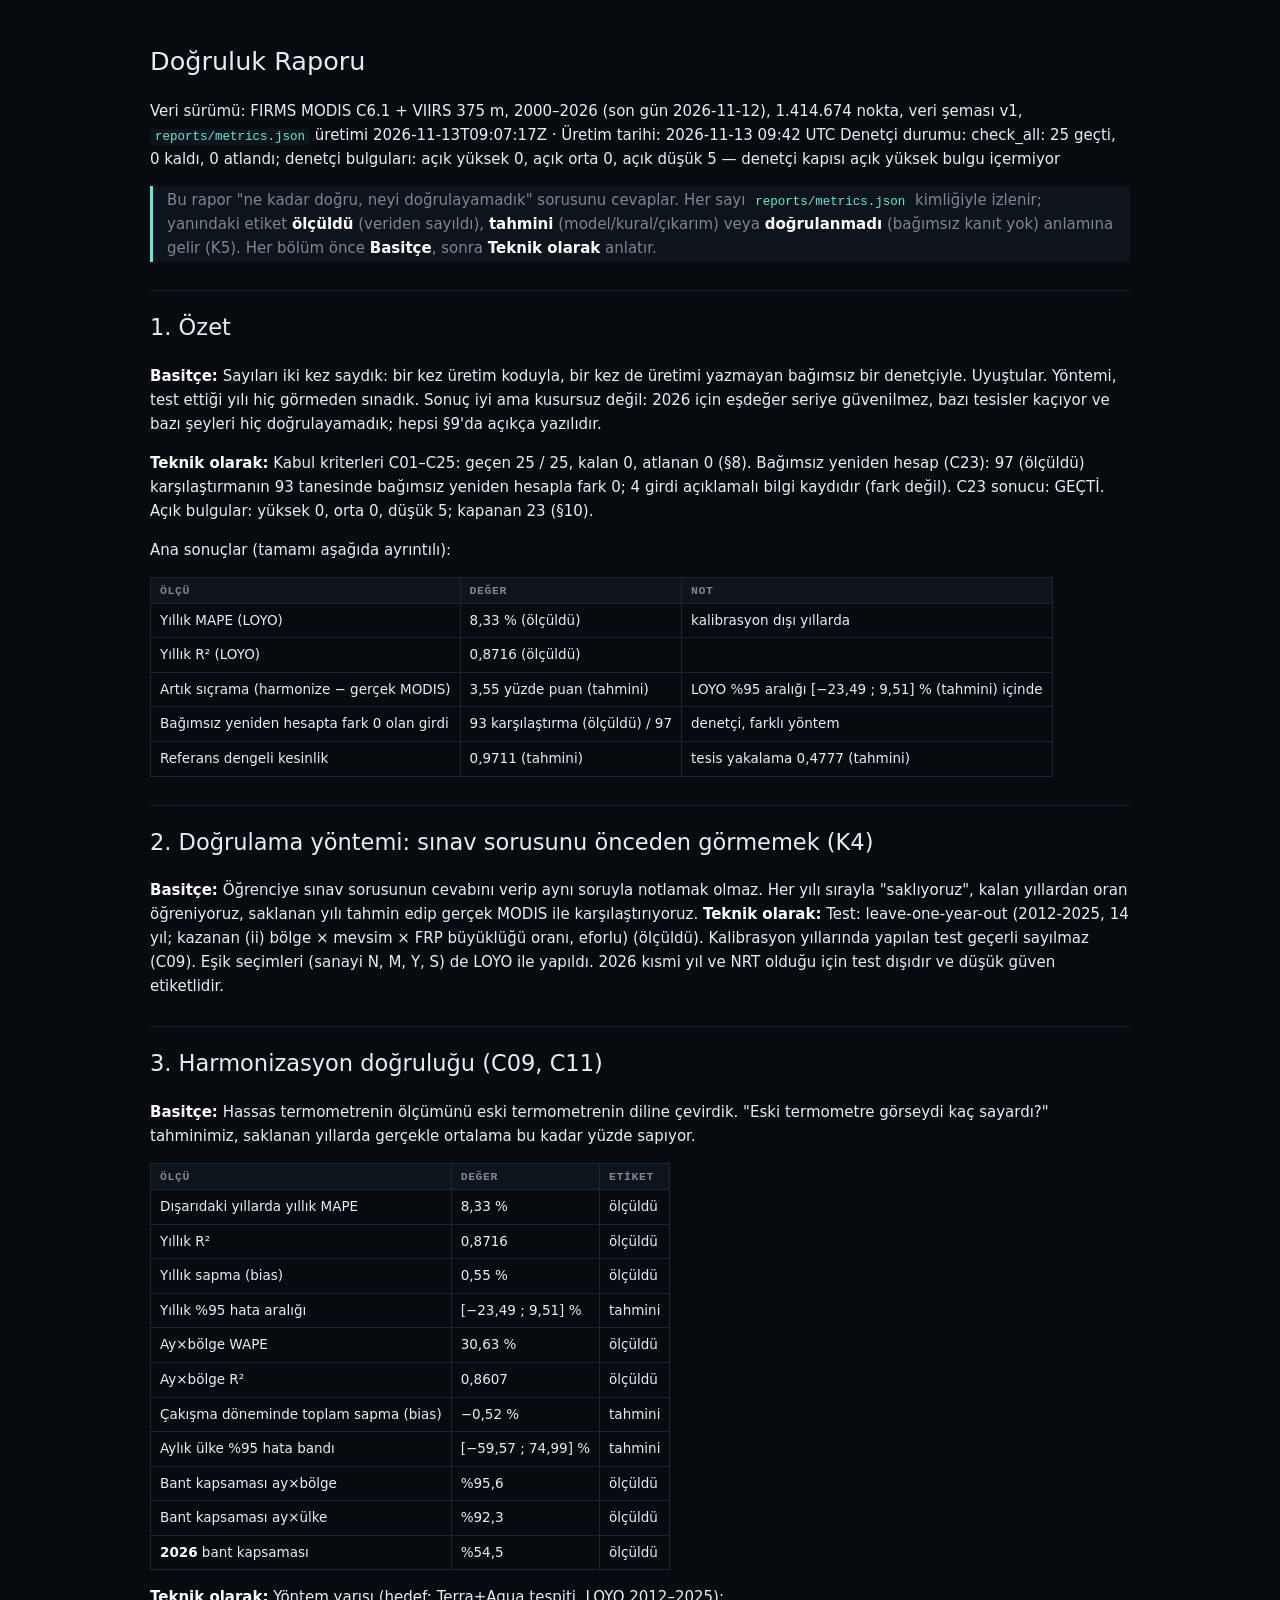
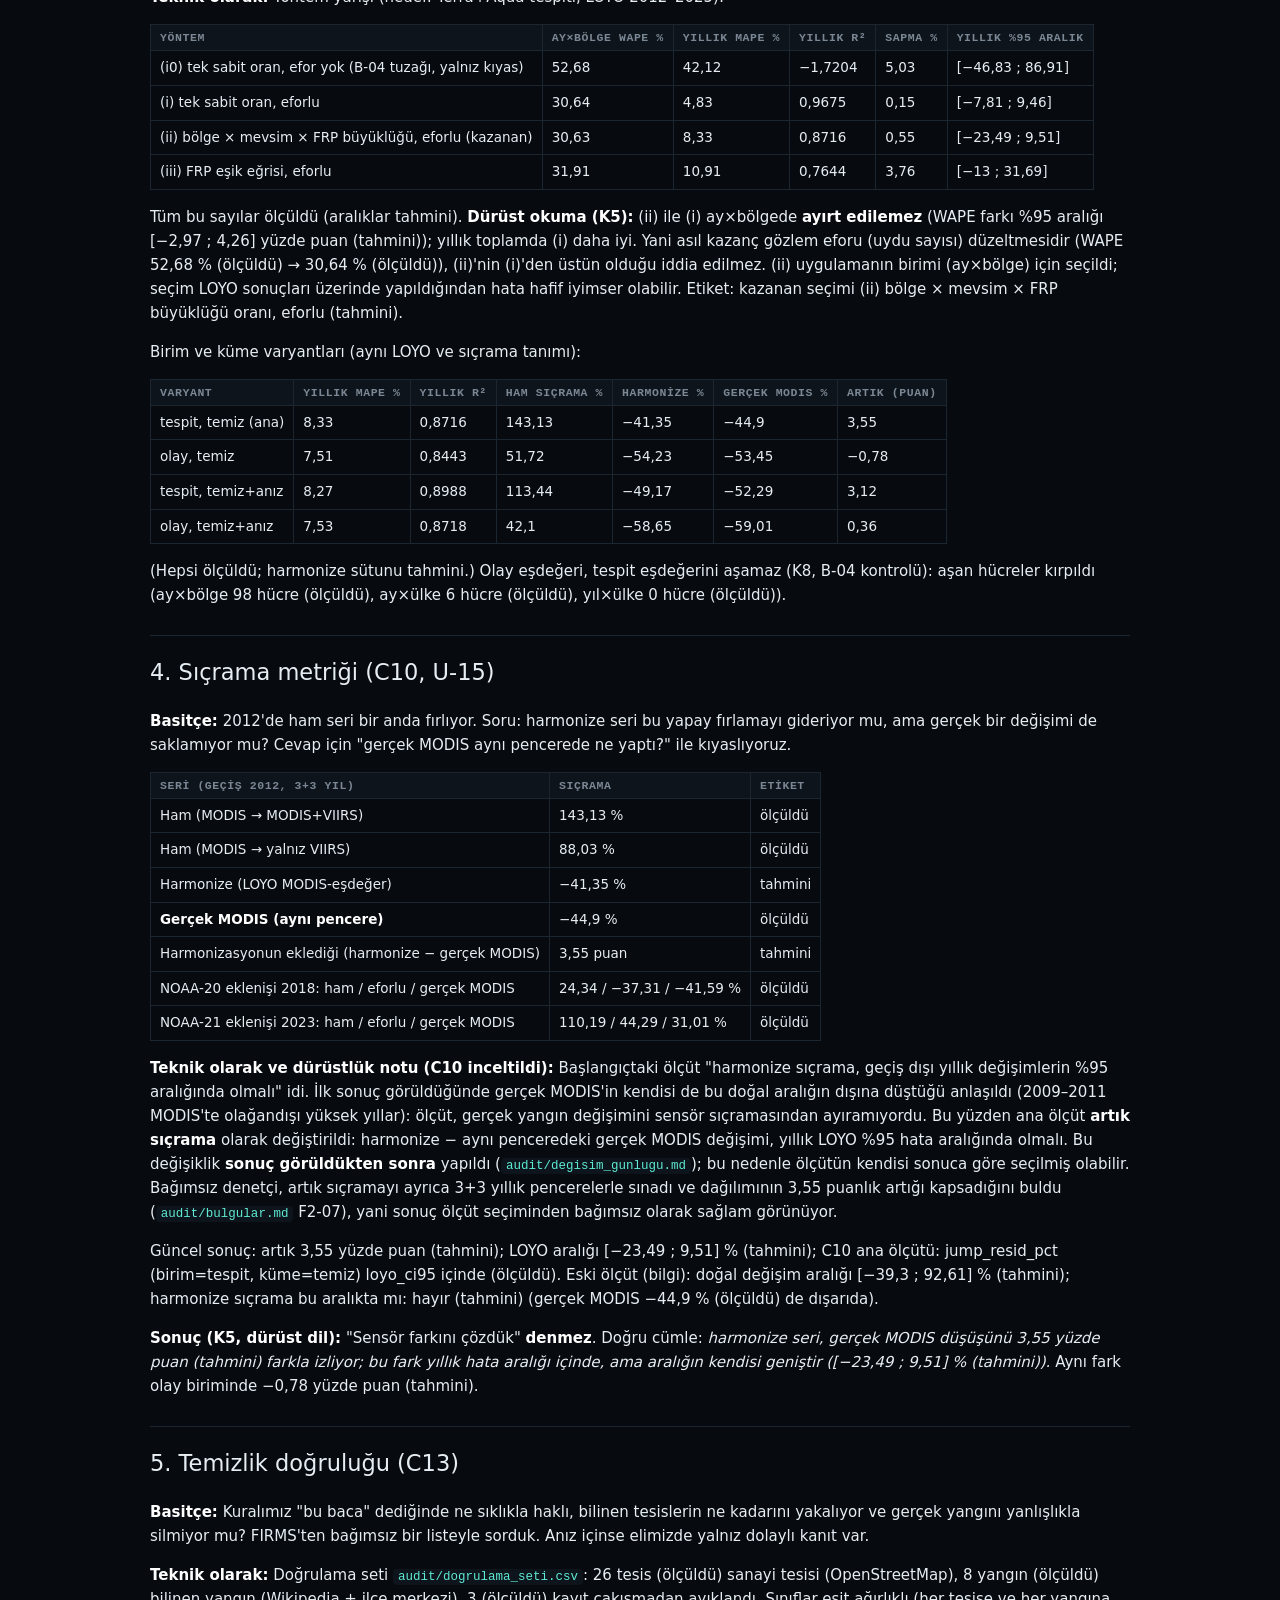
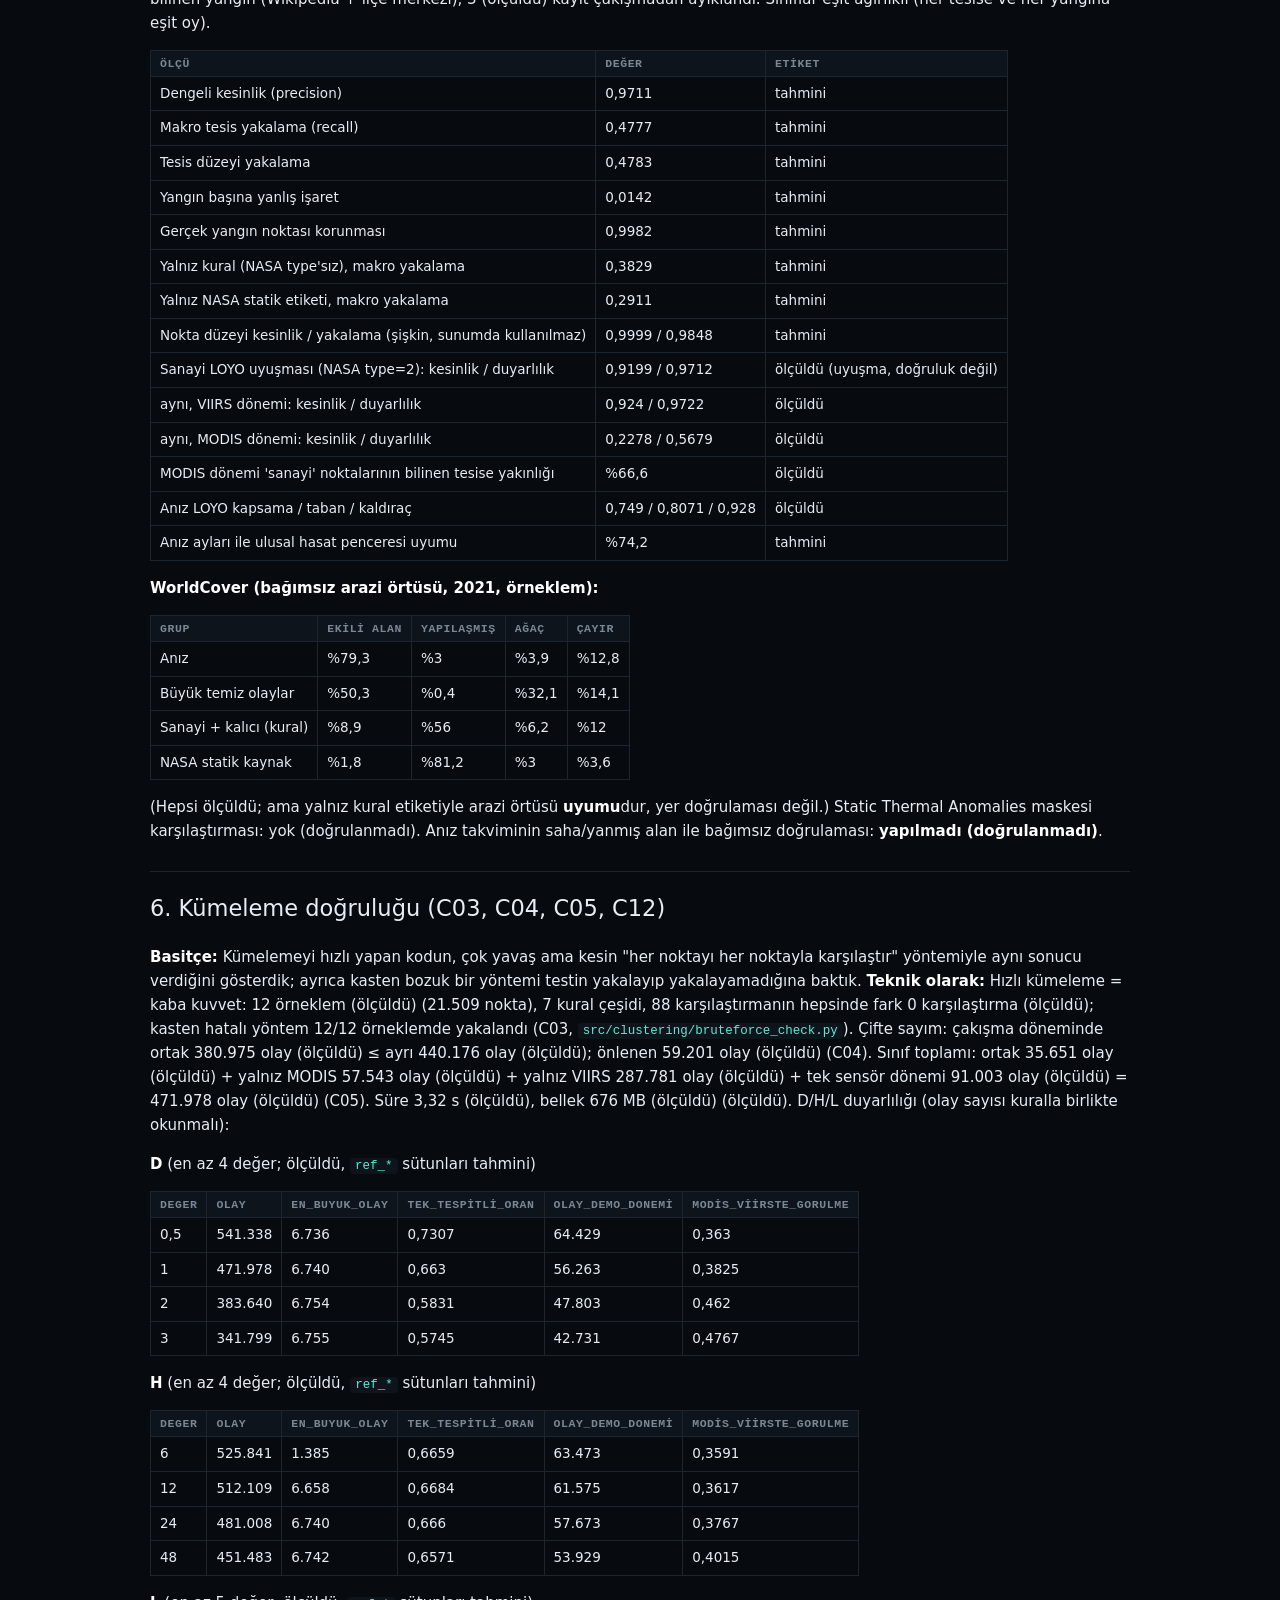
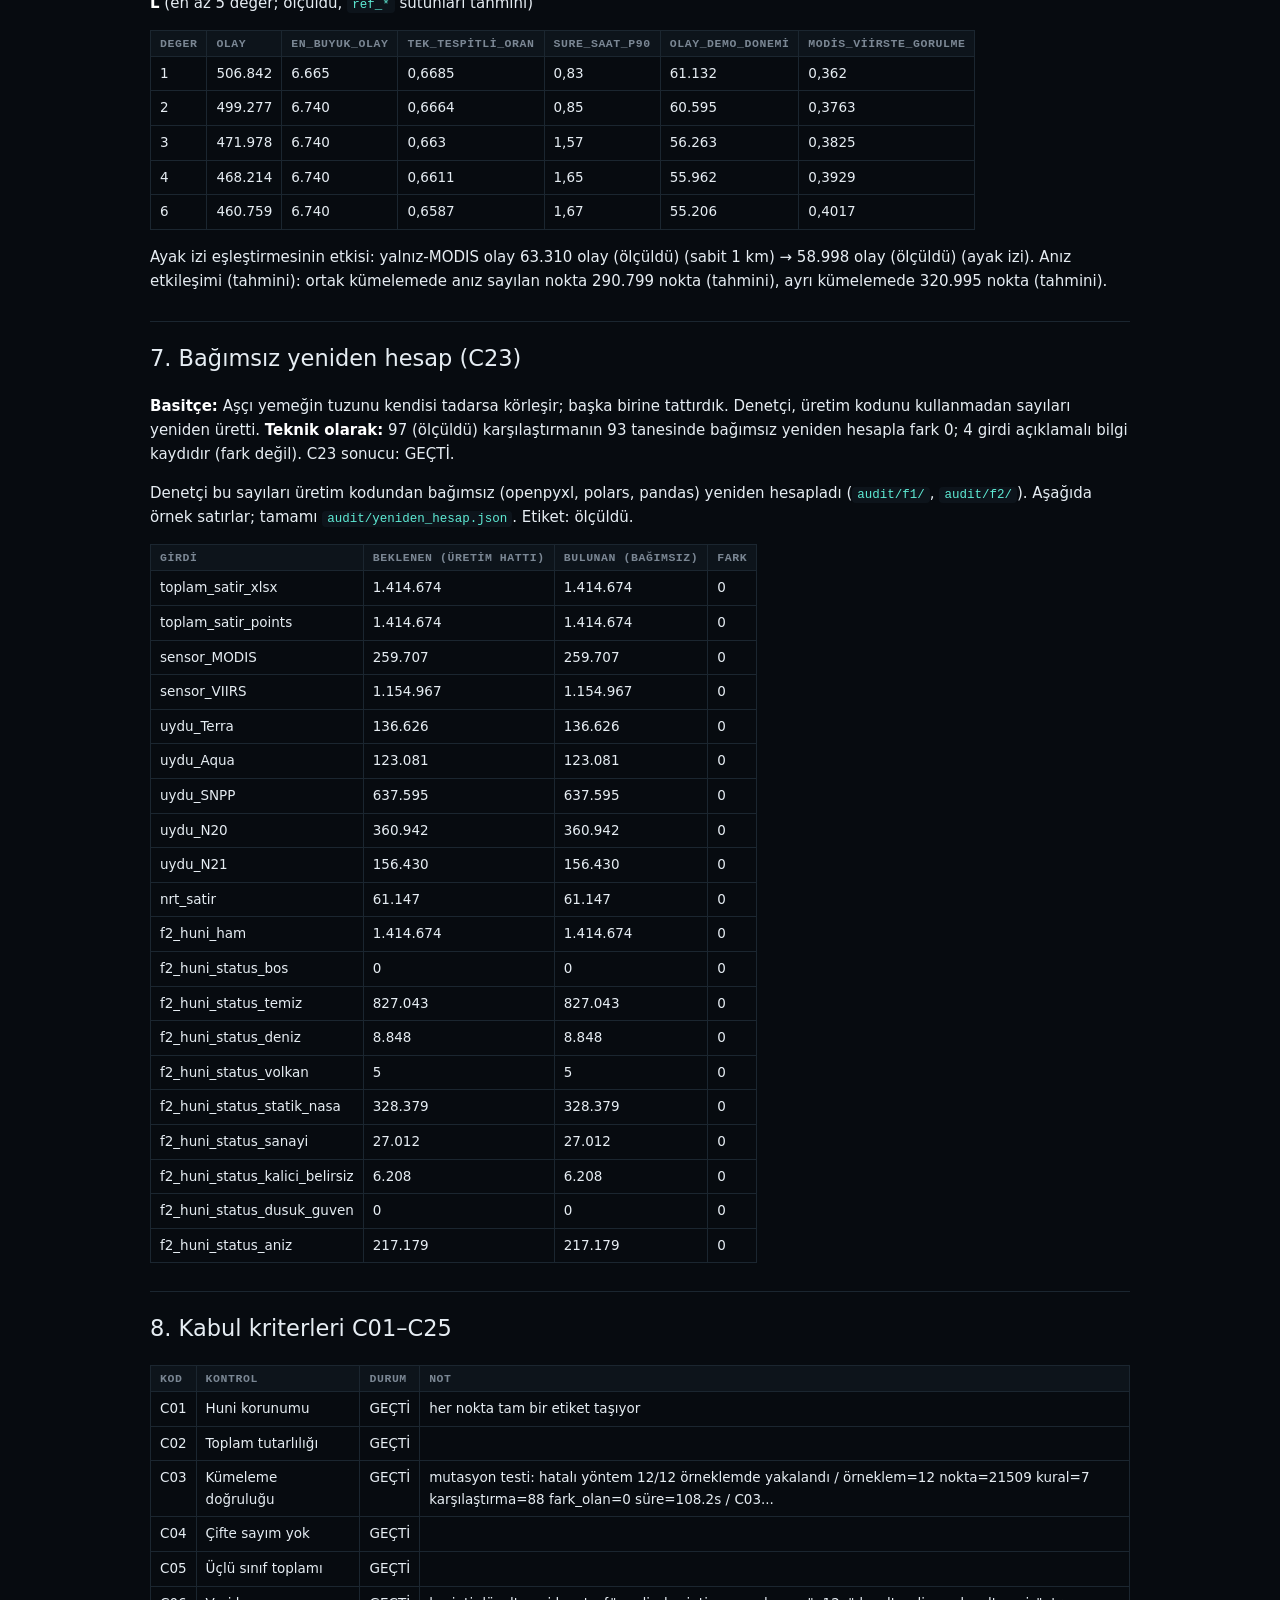
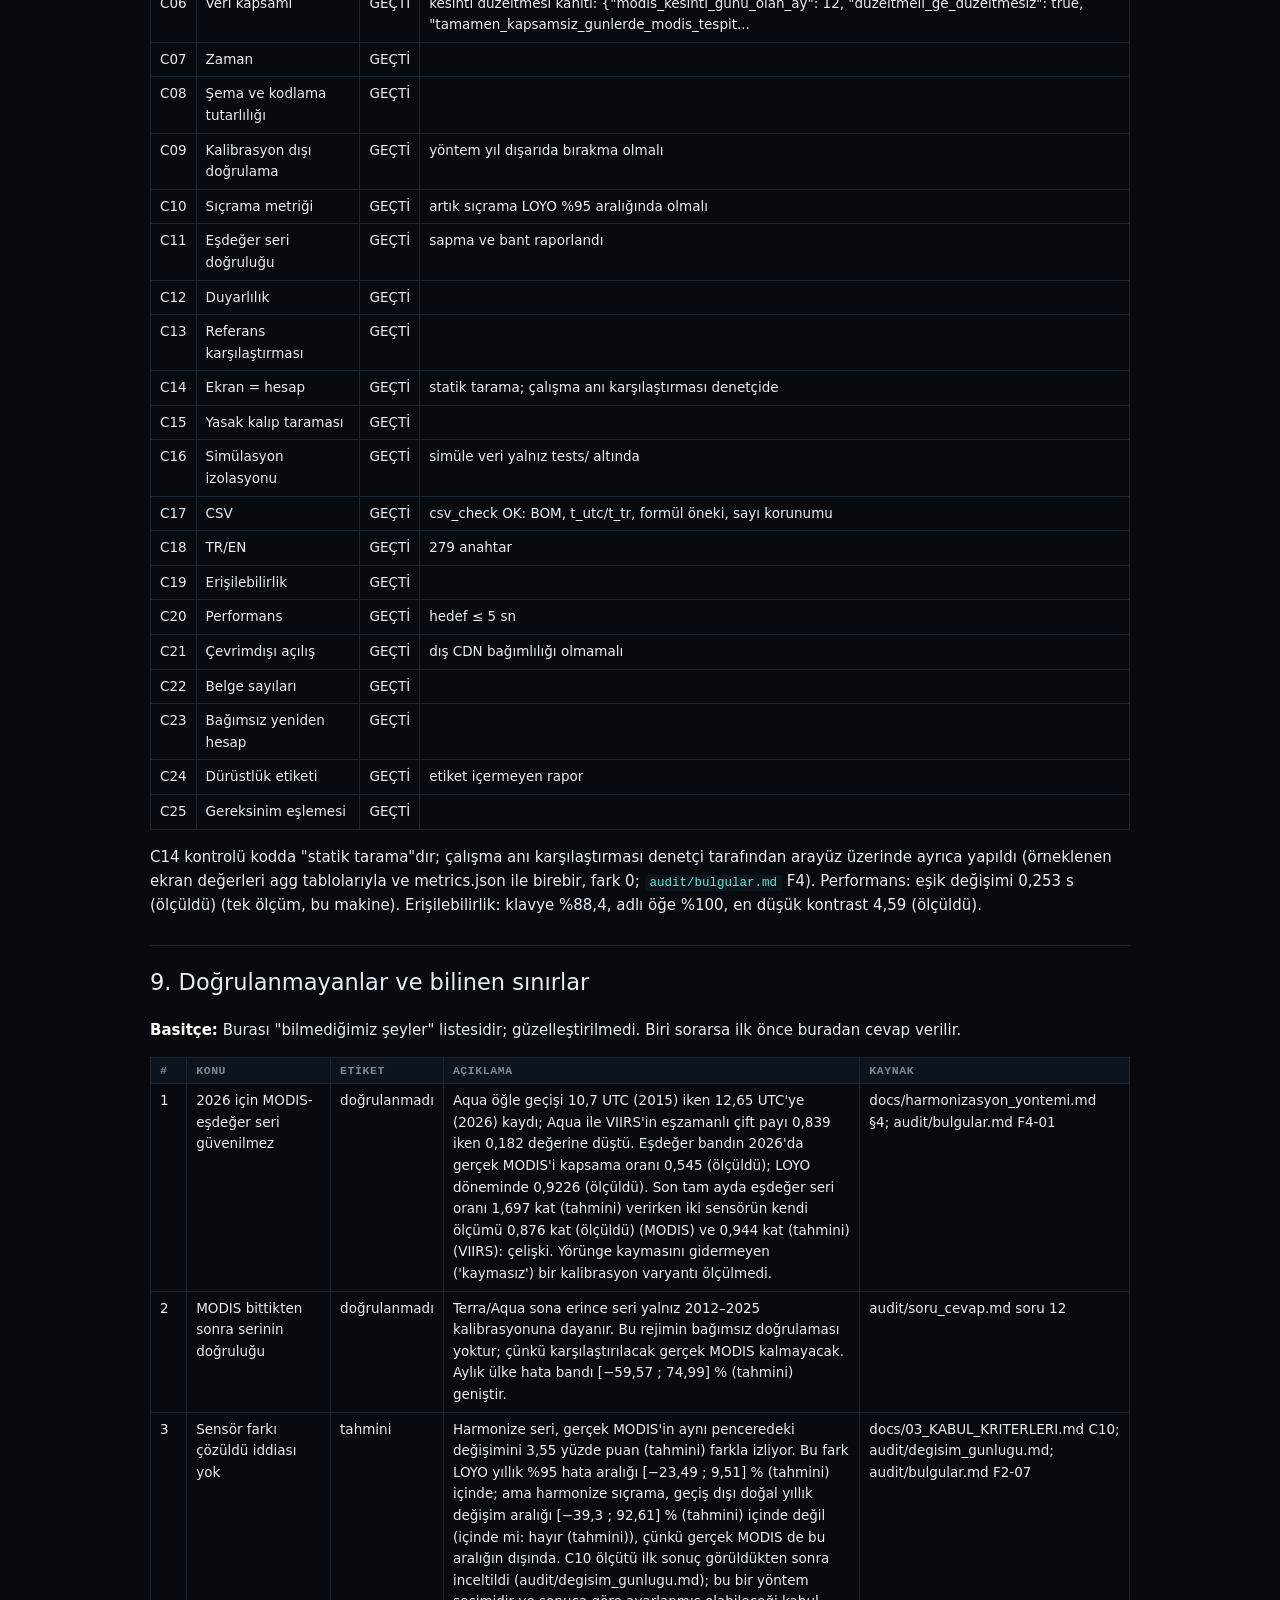
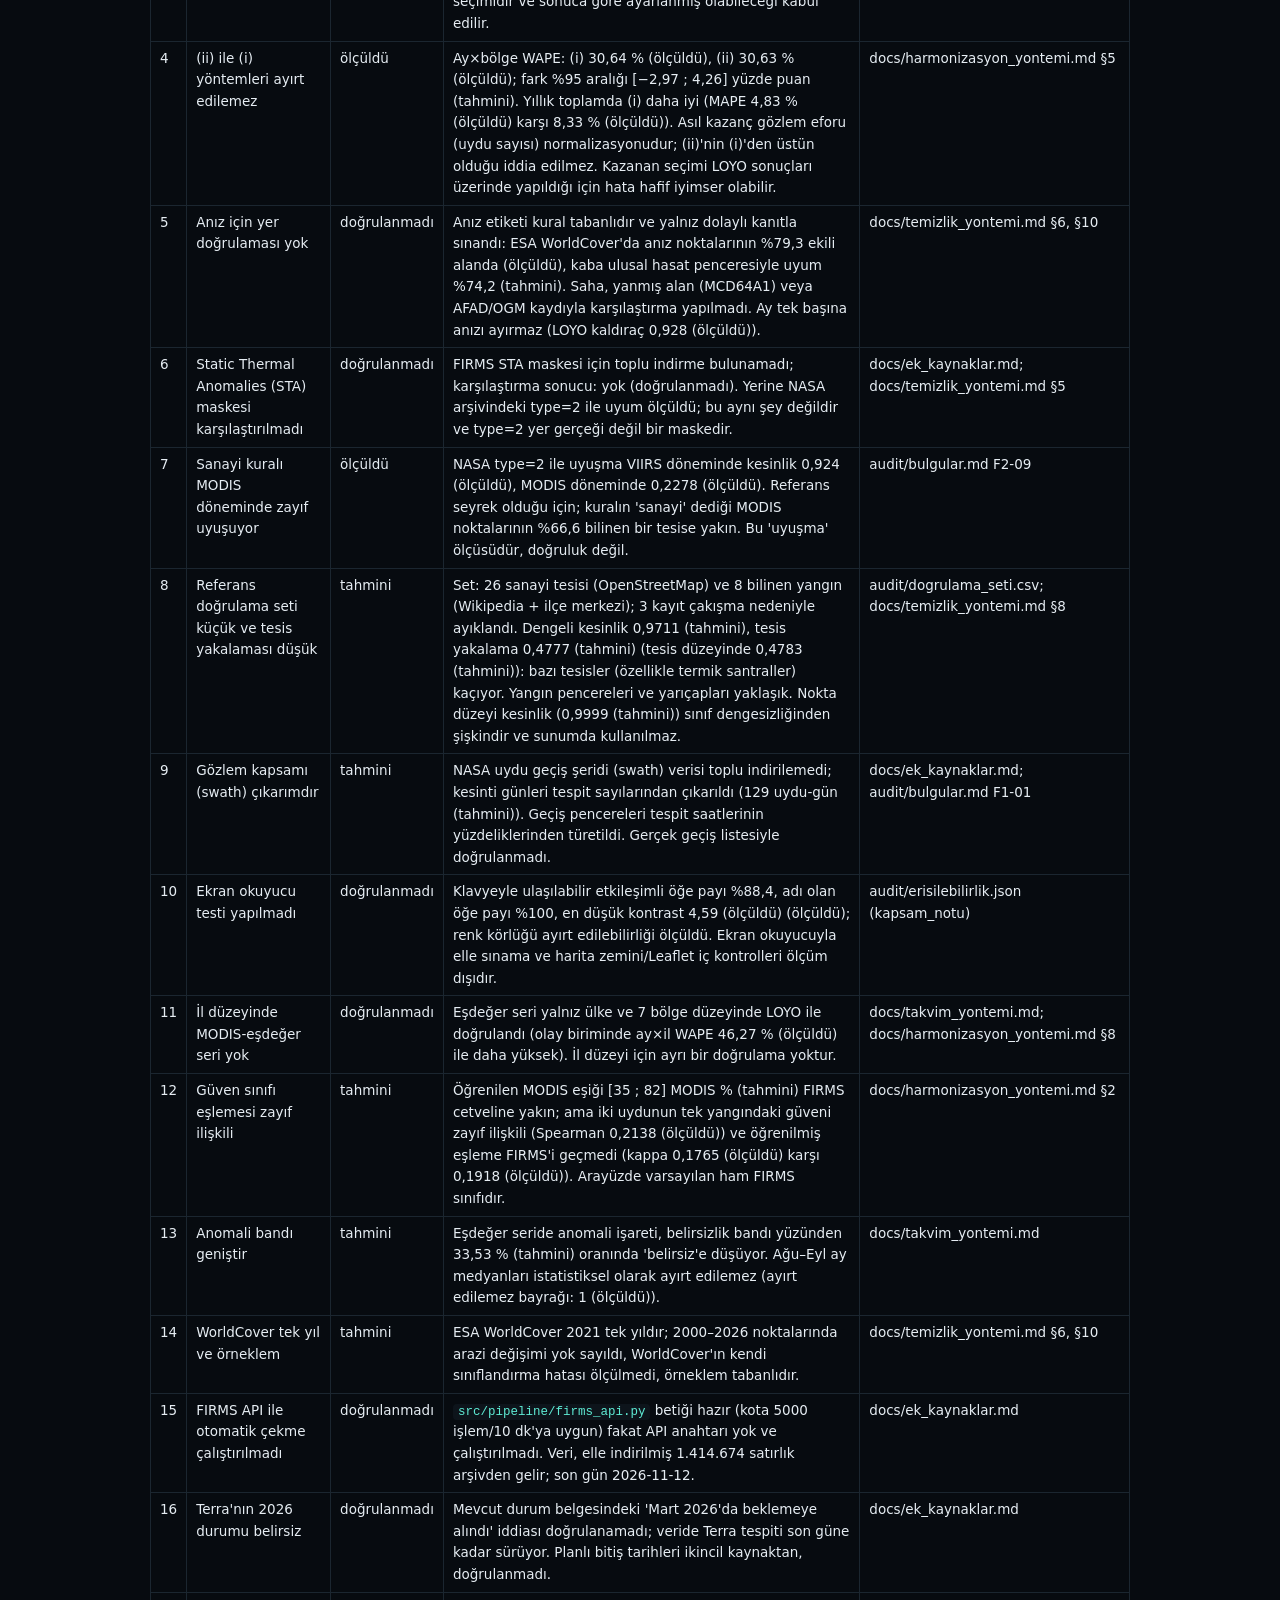
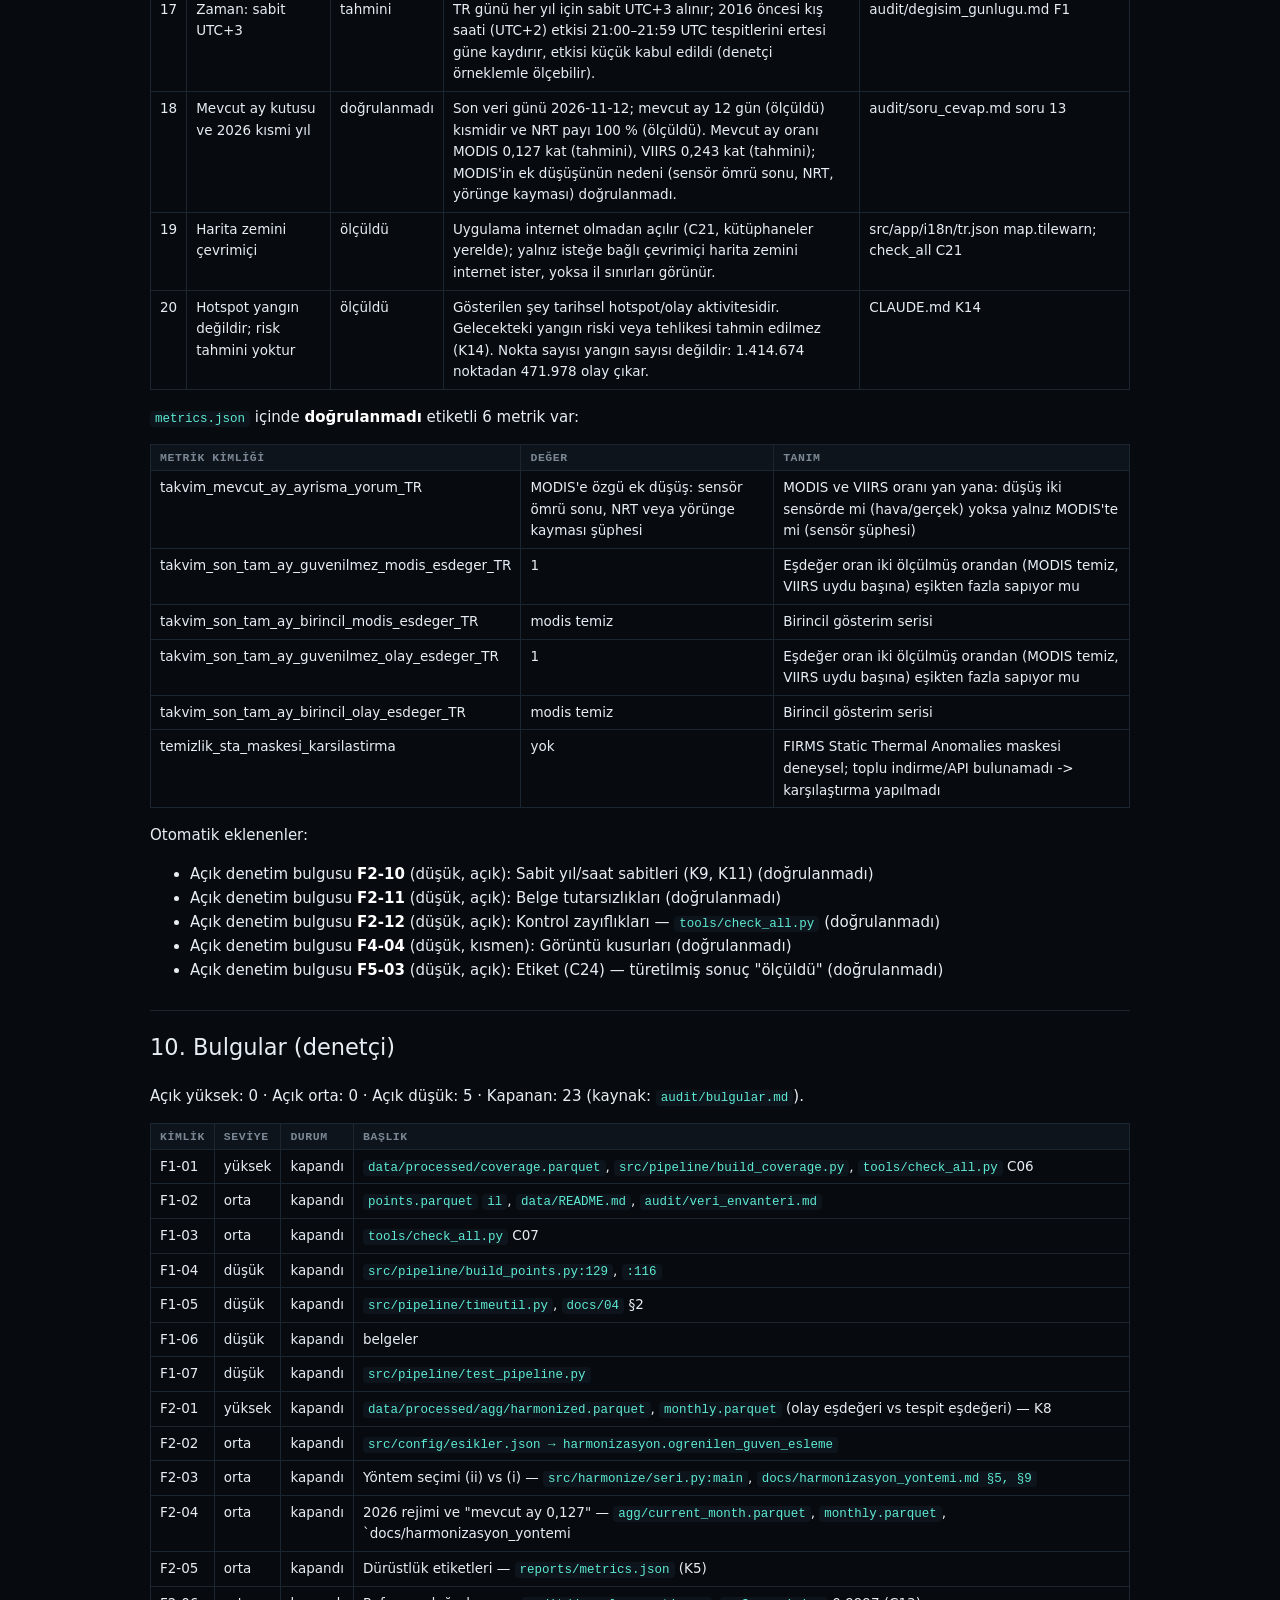
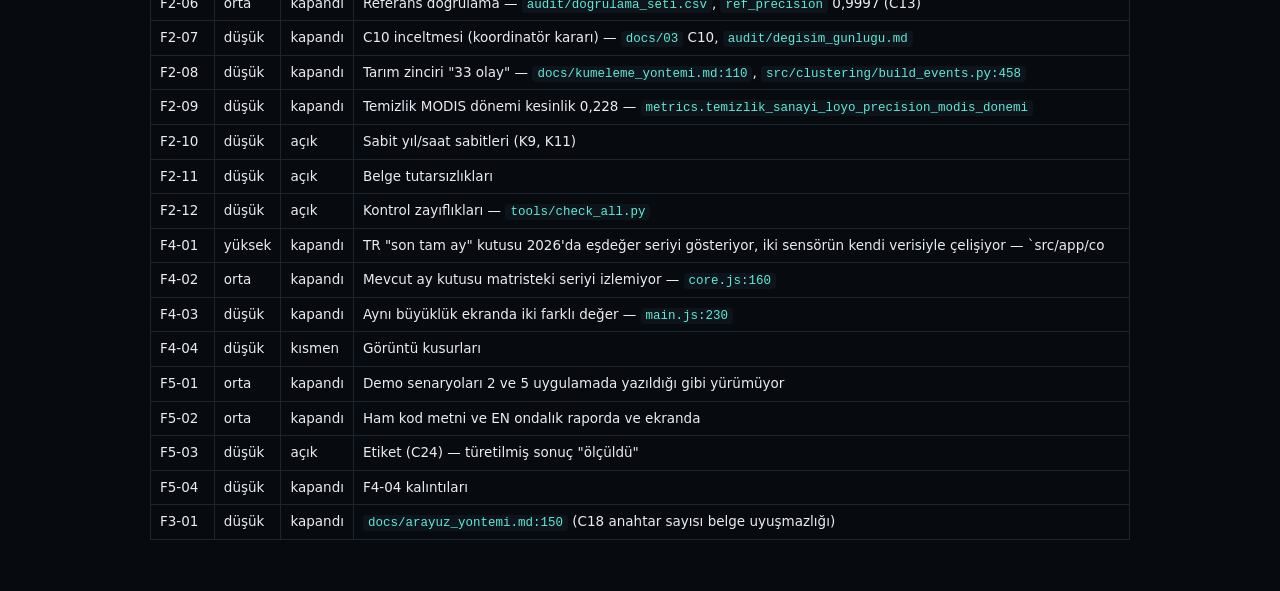
<file: kaynak_kod/reports/dogruluk_raporu.html>
<!doctype html><html lang="tr"><head><meta charset="utf-8"><meta name="viewport" content="width=device-width,initial-scale=1"><title>dogruluk_raporu</title><style>:root{--bg:#070b10;--card:#0d141b;--line:#1b2630;--tx:#e6edf3;--dim:#7b8794;--ac:#5eead4}
body{background:var(--bg);color:var(--tx);font:15px/1.6 Inter,system-ui,sans-serif;margin:0}
main{max-width:980px;margin:0 auto;padding:24px 16px}
h1,h2,h3{font-weight:500}h2{border-top:1px solid var(--line);padding-top:18px;margin-top:28px}
h1{font-size:1.7em}code{font:12.5px ui-monospace,monospace;background:var(--card);padding:1px 5px;border-radius:4px;color:var(--ac)}
table{border-collapse:collapse;width:100%;margin:12px 0;display:block;overflow-x:auto}
th,td{border:1px solid var(--line);padding:6px 9px;text-align:left;vertical-align:top;font-size:13.5px}
th{background:var(--card);color:var(--dim);font:600 11.5px ui-monospace,monospace;text-transform:uppercase;letter-spacing:.05em}
blockquote{border-left:3px solid var(--ac);margin:12px 0;padding:2px 14px;color:var(--dim);background:var(--card)}
strong{color:#fff}
@media print{:root{--bg:#fff;--card:#f3f5f7;--line:#c9d1d9;--tx:#111;--dim:#444;--ac:#0b6b5f}strong{color:#000}}
</style></head><body><main><h1>Doğruluk Raporu</h1>
<p>Veri sürümü: FIRMS MODIS C6.1 + VIIRS 375 m, 2000–2026 (son gün 2026-11-12), 1.414.674 nokta, veri şeması v1, <code>reports/metrics.json</code> üretimi 2026-11-13T09:07:17Z · Üretim tarihi: 2026-11-13 09:42 UTC Denetçi durumu: check_all: 25 geçti, 0 kaldı, 0 atlandı; denetçi bulguları: açık yüksek 0, açık orta 0, açık düşük 5 — denetçi kapısı açık yüksek bulgu içermiyor</p>
<blockquote>Bu rapor "ne kadar doğru, neyi doğrulayamadık" sorusunu cevaplar. Her sayı <code>reports/metrics.json</code> kimliğiyle izlenir; yanındaki etiket <strong>ölçüldü</strong> (veriden sayıldı), <strong>tahmini</strong> (model/kural/çıkarım) veya <strong>doğrulanmadı</strong> (bağımsız kanıt yok) anlamına gelir (K5). Her bölüm önce <strong>Basitçe</strong>, sonra <strong>Teknik olarak</strong> anlatır.</blockquote>
<h2>1. Özet</h2>
<p><strong>Basitçe:</strong> Sayıları iki kez saydık: bir kez üretim koduyla, bir kez de üretimi yazmayan bağımsız bir denetçiyle. Uyuştular. Yöntemi, test ettiği yılı hiç görmeden sınadık. Sonuç iyi ama kusursuz değil: 2026 için eşdeğer seriye güvenilmez, bazı tesisler kaçıyor ve bazı şeyleri hiç doğrulayamadık; hepsi §9'da açıkça yazılıdır.</p>
<p><strong>Teknik olarak:</strong> Kabul kriterleri C01–C25: geçen 25 / 25, kalan 0, atlanan 0 (§8). Bağımsız yeniden hesap (C23): 97 (ölçüldü) karşılaştırmanın 93 tanesinde bağımsız yeniden hesapla fark 0; 4 girdi açıklamalı bilgi kaydıdır (fark değil). C23 sonucu: GEÇTİ. Açık bulgular: yüksek 0, orta 0, düşük 5; kapanan 23 (§10).</p>
<p>Ana sonuçlar (tamamı aşağıda ayrıntılı):</p>
<table><thead><tr><th>Ölçü</th><th>Değer</th><th>Not</th></tr></thead><tbody>
<tr><td>Yıllık MAPE (LOYO)</td><td>8,33 % (ölçüldü)</td><td>kalibrasyon dışı yıllarda</td></tr>
<tr><td>Yıllık R² (LOYO)</td><td>0,8716 (ölçüldü)</td><td></td></tr>
<tr><td>Artık sıçrama (harmonize − gerçek MODIS)</td><td>3,55 yüzde puan (tahmini)</td><td>LOYO %95 aralığı [−23,49 ; 9,51] % (tahmini) içinde</td></tr>
<tr><td>Bağımsız yeniden hesapta fark 0 olan girdi</td><td>93 karşılaştırma (ölçüldü) / 97</td><td>denetçi, farklı yöntem</td></tr>
<tr><td>Referans dengeli kesinlik</td><td>0,9711 (tahmini)</td><td>tesis yakalama 0,4777 (tahmini)</td></tr>
</tbody></table>
<h2>2. Doğrulama yöntemi: sınav sorusunu önceden görmemek (K4)</h2>
<p><strong>Basitçe:</strong> Öğrenciye sınav sorusunun cevabını verip aynı soruyla notlamak olmaz. Her yılı sırayla "saklıyoruz", kalan yıllardan oran öğreniyoruz, saklanan yılı tahmin edip gerçek MODIS ile karşılaştırıyoruz. <strong>Teknik olarak:</strong> Test: leave-one-year-out (2012-2025, 14 yıl; kazanan (ii) bölge × mevsim × FRP büyüklüğü oranı, eforlu) (ölçüldü). Kalibrasyon yıllarında yapılan test geçerli sayılmaz (C09). Eşik seçimleri (sanayi N, M, Y, S) de LOYO ile yapıldı. 2026 kısmi yıl ve NRT olduğu için test dışıdır ve düşük güven etiketlidir.</p>
<h2>3. Harmonizasyon doğruluğu (C09, C11)</h2>
<p><strong>Basitçe:</strong> Hassas termometrenin ölçümünü eski termometrenin diline çevirdik. "Eski termometre görseydi kaç sayardı?" tahminimiz, saklanan yıllarda gerçekle ortalama bu kadar yüzde sapıyor.</p>
<table><thead><tr><th>Ölçü</th><th>Değer</th><th>Etiket</th></tr></thead><tbody>
<tr><td>Dışarıdaki yıllarda yıllık MAPE</td><td>8,33 %</td><td>ölçüldü</td></tr>
<tr><td>Yıllık R²</td><td>0,8716</td><td>ölçüldü</td></tr>
<tr><td>Yıllık sapma (bias)</td><td>0,55 %</td><td>ölçüldü</td></tr>
<tr><td>Yıllık %95 hata aralığı</td><td>[−23,49 ; 9,51] %</td><td>tahmini</td></tr>
<tr><td>Ay×bölge WAPE</td><td>30,63 %</td><td>ölçüldü</td></tr>
<tr><td>Ay×bölge R²</td><td>0,8607</td><td>ölçüldü</td></tr>
<tr><td>Çakışma döneminde toplam sapma (bias)</td><td>−0,52 %</td><td>tahmini</td></tr>
<tr><td>Aylık ülke %95 hata bandı</td><td>[−59,57 ; 74,99] %</td><td>tahmini</td></tr>
<tr><td>Bant kapsaması ay×bölge</td><td>%95,6</td><td>ölçüldü</td></tr>
<tr><td>Bant kapsaması ay×ülke</td><td>%92,3</td><td>ölçüldü</td></tr>
<tr><td><strong>2026</strong> bant kapsaması</td><td>%54,5</td><td>ölçüldü</td></tr>
</tbody></table>
<p><strong>Teknik olarak:</strong> Yöntem yarışı (hedef: Terra+Aqua tespiti, LOYO 2012–2025):</p>
<table><thead><tr><th>Yöntem</th><th>Ay×bölge WAPE %</th><th>Yıllık MAPE %</th><th>Yıllık R²</th><th>Sapma %</th><th>Yıllık %95 aralık</th></tr></thead><tbody>
<tr><td>(i0) tek sabit oran, efor yok (B-04 tuzağı, yalnız kıyas)</td><td>52,68</td><td>42,12</td><td>−1,7204</td><td>5,03</td><td>[−46,83 ; 86,91]</td></tr>
<tr><td>(i) tek sabit oran, eforlu</td><td>30,64</td><td>4,83</td><td>0,9675</td><td>0,15</td><td>[−7,81 ; 9,46]</td></tr>
<tr><td>(ii) bölge × mevsim × FRP büyüklüğü, eforlu (kazanan)</td><td>30,63</td><td>8,33</td><td>0,8716</td><td>0,55</td><td>[−23,49 ; 9,51]</td></tr>
<tr><td>(iii) FRP eşik eğrisi, eforlu</td><td>31,91</td><td>10,91</td><td>0,7644</td><td>3,76</td><td>[−13 ; 31,69]</td></tr>
</tbody></table>
<p>Tüm bu sayılar ölçüldü (aralıklar tahmini). <strong>Dürüst okuma (K5):</strong> (ii) ile (i) ay×bölgede <strong>ayırt edilemez</strong> (WAPE farkı %95 aralığı [−2,97 ; 4,26] yüzde puan (tahmini)); yıllık toplamda (i) daha iyi. Yani asıl kazanç gözlem eforu (uydu sayısı) düzeltmesidir (WAPE 52,68 % (ölçüldü) → 30,64 % (ölçüldü)), (ii)'nin (i)'den üstün olduğu iddia edilmez. (ii) uygulamanın birimi (ay×bölge) için seçildi; seçim LOYO sonuçları üzerinde yapıldığından hata hafif iyimser olabilir. Etiket: kazanan seçimi (ii) bölge × mevsim × FRP büyüklüğü oranı, eforlu (tahmini).</p>
<p>Birim ve küme varyantları (aynı LOYO ve sıçrama tanımı):</p>
<table><thead><tr><th>Varyant</th><th>Yıllık MAPE %</th><th>Yıllık R²</th><th>Ham sıçrama %</th><th>Harmonize %</th><th>Gerçek MODIS %</th><th>Artık (puan)</th></tr></thead><tbody>
<tr><td>tespit, temiz (ana)</td><td>8,33</td><td>0,8716</td><td>143,13</td><td>−41,35</td><td>−44,9</td><td>3,55</td></tr>
<tr><td>olay, temiz</td><td>7,51</td><td>0,8443</td><td>51,72</td><td>−54,23</td><td>−53,45</td><td>−0,78</td></tr>
<tr><td>tespit, temiz+anız</td><td>8,27</td><td>0,8988</td><td>113,44</td><td>−49,17</td><td>−52,29</td><td>3,12</td></tr>
<tr><td>olay, temiz+anız</td><td>7,53</td><td>0,8718</td><td>42,1</td><td>−58,65</td><td>−59,01</td><td>0,36</td></tr>
</tbody></table>
<p>(Hepsi ölçüldü; harmonize sütunu tahmini.) Olay eşdeğeri, tespit eşdeğerini aşamaz (K8, B-04 kontrolü): aşan hücreler kırpıldı (ay×bölge 98 hücre (ölçüldü), ay×ülke 6 hücre (ölçüldü), yıl×ülke 0 hücre (ölçüldü)).</p>
<h2>4. Sıçrama metriği (C10, U-15)</h2>
<p><strong>Basitçe:</strong> 2012'de ham seri bir anda fırlıyor. Soru: harmonize seri bu yapay fırlamayı gideriyor mu, ama gerçek bir değişimi de saklamıyor mu? Cevap için "gerçek MODIS aynı pencerede ne yaptı?" ile kıyaslıyoruz.</p>
<table><thead><tr><th>Seri (geçiş 2012, 3+3 yıl)</th><th>Sıçrama</th><th>Etiket</th></tr></thead><tbody>
<tr><td>Ham (MODIS → MODIS+VIIRS)</td><td>143,13 %</td><td>ölçüldü</td></tr>
<tr><td>Ham (MODIS → yalnız VIIRS)</td><td>88,03 %</td><td>ölçüldü</td></tr>
<tr><td>Harmonize (LOYO MODIS-eşdeğer)</td><td>−41,35 %</td><td>tahmini</td></tr>
<tr><td><strong>Gerçek MODIS (aynı pencere)</strong></td><td>−44,9 %</td><td>ölçüldü</td></tr>
<tr><td>Harmonizasyonun eklediği (harmonize − gerçek MODIS)</td><td>3,55 puan</td><td>tahmini</td></tr>
<tr><td>NOAA-20 eklenişi 2018: ham / eforlu / gerçek MODIS</td><td>24,34 / −37,31 / −41,59 %</td><td>ölçüldü</td></tr>
<tr><td>NOAA-21 eklenişi 2023: ham / eforlu / gerçek MODIS</td><td>110,19 / 44,29 / 31,01 %</td><td>ölçüldü</td></tr>
</tbody></table>
<p><strong>Teknik olarak ve dürüstlük notu (C10 inceltildi):</strong> Başlangıçtaki ölçüt "harmonize sıçrama, geçiş dışı yıllık değişimlerin %95 aralığında olmalı" idi. İlk sonuç görüldüğünde gerçek MODIS'in kendisi de bu doğal aralığın dışına düştüğü anlaşıldı (2009–2011 MODIS'te olağandışı yüksek yıllar): ölçüt, gerçek yangın değişimini sensör sıçramasından ayıramıyordu. Bu yüzden ana ölçüt <strong>artık sıçrama</strong> olarak değiştirildi: harmonize − aynı penceredeki gerçek MODIS değişimi, yıllık LOYO %95 hata aralığında olmalı. Bu değişiklik <strong>sonuç görüldükten sonra</strong> yapıldı (<code>audit/degisim_gunlugu.md</code>); bu nedenle ölçütün kendisi sonuca göre seçilmiş olabilir. Bağımsız denetçi, artık sıçramayı ayrıca 3+3 yıllık pencerelerle sınadı ve dağılımının 3,55 puanlık artığı kapsadığını buldu (<code>audit/bulgular.md</code> F2-07), yani sonuç ölçüt seçiminden bağımsız olarak sağlam görünüyor.</p>
<p>Güncel sonuç: artık 3,55 yüzde puan (tahmini); LOYO aralığı [−23,49 ; 9,51] % (tahmini); C10 ana ölçütü: jump_resid_pct (birim=tespit, küme=temiz) loyo_ci95 içinde (ölçüldü). Eski ölçüt (bilgi): doğal değişim aralığı [−39,3 ; 92,61] % (tahmini); harmonize sıçrama bu aralıkta mı: hayır (tahmini) (gerçek MODIS −44,9 % (ölçüldü) de dışarıda).</p>
<p><strong>Sonuç (K5, dürüst dil):</strong> "Sensör farkını çözdük" <strong>denmez</strong>. Doğru cümle: <em>harmonize seri, gerçek MODIS düşüşünü 3,55 yüzde puan (tahmini) farkla izliyor; bu fark yıllık hata aralığı içinde, ama aralığın kendisi geniştir ([−23,49 ; 9,51] % (tahmini)).</em> Aynı fark olay biriminde −0,78 yüzde puan (tahmini).</p>
<h2>5. Temizlik doğruluğu (C13)</h2>
<p><strong>Basitçe:</strong> Kuralımız "bu baca" dediğinde ne sıklıkla haklı, bilinen tesislerin ne kadarını yakalıyor ve gerçek yangını yanlışlıkla silmiyor mu? FIRMS'ten bağımsız bir listeyle sorduk. Anız içinse elimizde yalnız dolaylı kanıt var.</p>
<p><strong>Teknik olarak:</strong> Doğrulama seti <code>audit/dogrulama_seti.csv</code>: 26 tesis (ölçüldü) sanayi tesisi (OpenStreetMap), 8 yangın (ölçüldü) bilinen yangın (Wikipedia + ilçe merkezi), 3 (ölçüldü) kayıt çakışmadan ayıklandı. Sınıflar eşit ağırlıklı (her tesise ve her yangına eşit oy).</p>
<table><thead><tr><th>Ölçü</th><th>Değer</th><th>Etiket</th></tr></thead><tbody>
<tr><td>Dengeli kesinlik (precision)</td><td>0,9711</td><td>tahmini</td></tr>
<tr><td>Makro tesis yakalama (recall)</td><td>0,4777</td><td>tahmini</td></tr>
<tr><td>Tesis düzeyi yakalama</td><td>0,4783</td><td>tahmini</td></tr>
<tr><td>Yangın başına yanlış işaret</td><td>0,0142</td><td>tahmini</td></tr>
<tr><td>Gerçek yangın noktası korunması</td><td>0,9982</td><td>tahmini</td></tr>
<tr><td>Yalnız kural (NASA type'sız), makro yakalama</td><td>0,3829</td><td>tahmini</td></tr>
<tr><td>Yalnız NASA statik etiketi, makro yakalama</td><td>0,2911</td><td>tahmini</td></tr>
<tr><td>Nokta düzeyi kesinlik / yakalama (şişkin, sunumda kullanılmaz)</td><td>0,9999 / 0,9848</td><td>tahmini</td></tr>
<tr><td>Sanayi LOYO uyuşması (NASA type=2): kesinlik / duyarlılık</td><td>0,9199 / 0,9712</td><td>ölçüldü (uyuşma, doğruluk değil)</td></tr>
<tr><td>aynı, VIIRS dönemi: kesinlik / duyarlılık</td><td>0,924 / 0,9722</td><td>ölçüldü</td></tr>
<tr><td>aynı, MODIS dönemi: kesinlik / duyarlılık</td><td>0,2278 / 0,5679</td><td>ölçüldü</td></tr>
<tr><td>MODIS dönemi 'sanayi' noktalarının bilinen tesise yakınlığı</td><td>%66,6</td><td>ölçüldü</td></tr>
<tr><td>Anız LOYO kapsama / taban / kaldıraç</td><td>0,749 / 0,8071 / 0,928</td><td>ölçüldü</td></tr>
<tr><td>Anız ayları ile ulusal hasat penceresi uyumu</td><td>%74,2</td><td>tahmini</td></tr>
</tbody></table>
<p><strong>WorldCover (bağımsız arazi örtüsü, 2021, örneklem):</strong></p>
<table><thead><tr><th>Grup</th><th>Ekili alan</th><th>Yapılaşmış</th><th>Ağaç</th><th>Çayır</th></tr></thead><tbody>
<tr><td>Anız</td><td>%79,3</td><td>%3</td><td>%3,9</td><td>%12,8</td></tr>
<tr><td>Büyük temiz olaylar</td><td>%50,3</td><td>%0,4</td><td>%32,1</td><td>%14,1</td></tr>
<tr><td>Sanayi + kalıcı (kural)</td><td>%8,9</td><td>%56</td><td>%6,2</td><td>%12</td></tr>
<tr><td>NASA statik kaynak</td><td>%1,8</td><td>%81,2</td><td>%3</td><td>%3,6</td></tr>
</tbody></table>
<p>(Hepsi ölçüldü; ama yalnız kural etiketiyle arazi örtüsü <strong>uyumu</strong>dur, yer doğrulaması değil.) Static Thermal Anomalies maskesi karşılaştırması: yok (doğrulanmadı). Anız takviminin saha/yanmış alan ile bağımsız doğrulaması: <strong>yapılmadı (doğrulanmadı)</strong>.</p>
<h2>6. Kümeleme doğruluğu (C03, C04, C05, C12)</h2>
<p><strong>Basitçe:</strong> Kümelemeyi hızlı yapan kodun, çok yavaş ama kesin "her noktayı her noktayla karşılaştır" yöntemiyle aynı sonucu verdiğini gösterdik; ayrıca kasten bozuk bir yöntemi testin yakalayıp yakalayamadığına baktık. <strong>Teknik olarak:</strong> Hızlı kümeleme = kaba kuvvet: 12 örneklem (ölçüldü) (21.509 nokta), 7 kural çeşidi, 88 karşılaştırmanın hepsinde fark 0 karşılaştırma (ölçüldü); kasten hatalı yöntem 12/12 örneklemde yakalandı (C03, <code>src/clustering/bruteforce_check.py</code>). Çifte sayım: çakışma döneminde ortak 380.975 olay (ölçüldü) ≤ ayrı 440.176 olay (ölçüldü); önlenen 59.201 olay (ölçüldü) (C04). Sınıf toplamı: ortak 35.651 olay (ölçüldü) + yalnız MODIS 57.543 olay (ölçüldü) + yalnız VIIRS 287.781 olay (ölçüldü) + tek sensör dönemi 91.003 olay (ölçüldü) = 471.978 olay (ölçüldü) (C05). Süre 3,32 s (ölçüldü), bellek 676 MB (ölçüldü) (ölçüldü). D/H/L duyarlılığı (olay sayısı kuralla birlikte okunmalı):</p>
<p><strong>D</strong> (en az 4 değer; ölçüldü, <code>ref_*</code> sütunları tahmini)</p>
<table><thead><tr><th>deger</th><th>olay</th><th>en_buyuk_olay</th><th>tek_tespitli_oran</th><th>olay_demo_donemi</th><th>modis_viirste_gorulme</th></tr></thead><tbody>
<tr><td>0,5</td><td>541.338</td><td>6.736</td><td>0,7307</td><td>64.429</td><td>0,363</td></tr>
<tr><td>1</td><td>471.978</td><td>6.740</td><td>0,663</td><td>56.263</td><td>0,3825</td></tr>
<tr><td>2</td><td>383.640</td><td>6.754</td><td>0,5831</td><td>47.803</td><td>0,462</td></tr>
<tr><td>3</td><td>341.799</td><td>6.755</td><td>0,5745</td><td>42.731</td><td>0,4767</td></tr>
</tbody></table>
<p><strong>H</strong> (en az 4 değer; ölçüldü, <code>ref_*</code> sütunları tahmini)</p>
<table><thead><tr><th>deger</th><th>olay</th><th>en_buyuk_olay</th><th>tek_tespitli_oran</th><th>olay_demo_donemi</th><th>modis_viirste_gorulme</th></tr></thead><tbody>
<tr><td>6</td><td>525.841</td><td>1.385</td><td>0,6659</td><td>63.473</td><td>0,3591</td></tr>
<tr><td>12</td><td>512.109</td><td>6.658</td><td>0,6684</td><td>61.575</td><td>0,3617</td></tr>
<tr><td>24</td><td>481.008</td><td>6.740</td><td>0,666</td><td>57.673</td><td>0,3767</td></tr>
<tr><td>48</td><td>451.483</td><td>6.742</td><td>0,6571</td><td>53.929</td><td>0,4015</td></tr>
</tbody></table>
<p><strong>L</strong> (en az 5 değer; ölçüldü, <code>ref_*</code> sütunları tahmini)</p>
<table><thead><tr><th>deger</th><th>olay</th><th>en_buyuk_olay</th><th>tek_tespitli_oran</th><th>sure_saat_p90</th><th>olay_demo_donemi</th><th>modis_viirste_gorulme</th></tr></thead><tbody>
<tr><td>1</td><td>506.842</td><td>6.665</td><td>0,6685</td><td>0,83</td><td>61.132</td><td>0,362</td></tr>
<tr><td>2</td><td>499.277</td><td>6.740</td><td>0,6664</td><td>0,85</td><td>60.595</td><td>0,3763</td></tr>
<tr><td>3</td><td>471.978</td><td>6.740</td><td>0,663</td><td>1,57</td><td>56.263</td><td>0,3825</td></tr>
<tr><td>4</td><td>468.214</td><td>6.740</td><td>0,6611</td><td>1,65</td><td>55.962</td><td>0,3929</td></tr>
<tr><td>6</td><td>460.759</td><td>6.740</td><td>0,6587</td><td>1,67</td><td>55.206</td><td>0,4017</td></tr>
</tbody></table>
<p>Ayak izi eşleştirmesinin etkisi: yalnız-MODIS olay 63.310 olay (ölçüldü) (sabit 1 km) → 58.998 olay (ölçüldü) (ayak izi). Anız etkileşimi (tahmini): ortak kümelemede anız sayılan nokta 290.799 nokta (tahmini), ayrı kümelemede 320.995 nokta (tahmini).</p>
<h2>7. Bağımsız yeniden hesap (C23)</h2>
<p><strong>Basitçe:</strong> Aşçı yemeğin tuzunu kendisi tadarsa körleşir; başka birine tattırdık. Denetçi, üretim kodunu kullanmadan sayıları yeniden üretti. <strong>Teknik olarak:</strong> 97 (ölçüldü) karşılaştırmanın 93 tanesinde bağımsız yeniden hesapla fark 0; 4 girdi açıklamalı bilgi kaydıdır (fark değil). C23 sonucu: GEÇTİ.</p>
<p>Denetçi bu sayıları üretim kodundan bağımsız (openpyxl, polars, pandas) yeniden hesapladı (<code>audit/f1/</code>, <code>audit/f2/</code>). Aşağıda örnek satırlar; tamamı <code>audit/yeniden_hesap.json</code>. Etiket: ölçüldü.</p>
<table><thead><tr><th>Girdi</th><th>Beklenen (üretim hattı)</th><th>Bulunan (bağımsız)</th><th>Fark</th></tr></thead><tbody>
<tr><td>toplam_satir_xlsx</td><td>1.414.674</td><td>1.414.674</td><td>0</td></tr>
<tr><td>toplam_satir_points</td><td>1.414.674</td><td>1.414.674</td><td>0</td></tr>
<tr><td>sensor_MODIS</td><td>259.707</td><td>259.707</td><td>0</td></tr>
<tr><td>sensor_VIIRS</td><td>1.154.967</td><td>1.154.967</td><td>0</td></tr>
<tr><td>uydu_Terra</td><td>136.626</td><td>136.626</td><td>0</td></tr>
<tr><td>uydu_Aqua</td><td>123.081</td><td>123.081</td><td>0</td></tr>
<tr><td>uydu_SNPP</td><td>637.595</td><td>637.595</td><td>0</td></tr>
<tr><td>uydu_N20</td><td>360.942</td><td>360.942</td><td>0</td></tr>
<tr><td>uydu_N21</td><td>156.430</td><td>156.430</td><td>0</td></tr>
<tr><td>nrt_satir</td><td>61.147</td><td>61.147</td><td>0</td></tr>
<tr><td>f2_huni_ham</td><td>1.414.674</td><td>1.414.674</td><td>0</td></tr>
<tr><td>f2_huni_status_bos</td><td>0</td><td>0</td><td>0</td></tr>
<tr><td>f2_huni_status_temiz</td><td>827.043</td><td>827.043</td><td>0</td></tr>
<tr><td>f2_huni_status_deniz</td><td>8.848</td><td>8.848</td><td>0</td></tr>
<tr><td>f2_huni_status_volkan</td><td>5</td><td>5</td><td>0</td></tr>
<tr><td>f2_huni_status_statik_nasa</td><td>328.379</td><td>328.379</td><td>0</td></tr>
<tr><td>f2_huni_status_sanayi</td><td>27.012</td><td>27.012</td><td>0</td></tr>
<tr><td>f2_huni_status_kalici_belirsiz</td><td>6.208</td><td>6.208</td><td>0</td></tr>
<tr><td>f2_huni_status_dusuk_guven</td><td>0</td><td>0</td><td>0</td></tr>
<tr><td>f2_huni_status_aniz</td><td>217.179</td><td>217.179</td><td>0</td></tr>
</tbody></table>
<h2>8. Kabul kriterleri C01–C25</h2>
<table><thead><tr><th>Kod</th><th>Kontrol</th><th>Durum</th><th>Not</th></tr></thead><tbody>
<tr><td>C01</td><td>Huni korunumu</td><td>GEÇTİ</td><td>her nokta tam bir etiket taşıyor</td></tr>
<tr><td>C02</td><td>Toplam tutarlılığı</td><td>GEÇTİ</td><td></td></tr>
<tr><td>C03</td><td>Kümeleme doğruluğu</td><td>GEÇTİ</td><td>mutasyon testi: hatalı yöntem 12/12 örneklemde yakalandı / örneklem=12 nokta=21509 kural=7 karşılaştırma=88 fark_olan=0 süre=108.2s / C03...</td></tr>
<tr><td>C04</td><td>Çifte sayım yok</td><td>GEÇTİ</td><td></td></tr>
<tr><td>C05</td><td>Üçlü sınıf toplamı</td><td>GEÇTİ</td><td></td></tr>
<tr><td>C06</td><td>Veri kapsamı</td><td>GEÇTİ</td><td>kesinti düzeltmesi kanıtı: {"modis_kesinti_gunu_olan_ay": 12, "duzeltmeli_ge_duzeltmesiz": true, "tamamen_kapsamsiz_gunlerde_modis_tespit...</td></tr>
<tr><td>C07</td><td>Zaman</td><td>GEÇTİ</td><td></td></tr>
<tr><td>C08</td><td>Şema ve kodlama tutarlılığı</td><td>GEÇTİ</td><td></td></tr>
<tr><td>C09</td><td>Kalibrasyon dışı doğrulama</td><td>GEÇTİ</td><td>yöntem yıl dışarıda bırakma olmalı</td></tr>
<tr><td>C10</td><td>Sıçrama metriği</td><td>GEÇTİ</td><td>artık sıçrama LOYO %95 aralığında olmalı</td></tr>
<tr><td>C11</td><td>Eşdeğer seri doğruluğu</td><td>GEÇTİ</td><td>sapma ve bant raporlandı</td></tr>
<tr><td>C12</td><td>Duyarlılık</td><td>GEÇTİ</td><td></td></tr>
<tr><td>C13</td><td>Referans karşılaştırması</td><td>GEÇTİ</td><td></td></tr>
<tr><td>C14</td><td>Ekran = hesap</td><td>GEÇTİ</td><td>statik tarama; çalışma anı karşılaştırması denetçide</td></tr>
<tr><td>C15</td><td>Yasak kalıp taraması</td><td>GEÇTİ</td><td></td></tr>
<tr><td>C16</td><td>Simülasyon izolasyonu</td><td>GEÇTİ</td><td>simüle veri yalnız tests/ altında</td></tr>
<tr><td>C17</td><td>CSV</td><td>GEÇTİ</td><td>csv_check OK: BOM, t_utc/t_tr, formül öneki, sayı korunumu</td></tr>
<tr><td>C18</td><td>TR/EN</td><td>GEÇTİ</td><td>279 anahtar</td></tr>
<tr><td>C19</td><td>Erişilebilirlik</td><td>GEÇTİ</td><td></td></tr>
<tr><td>C20</td><td>Performans</td><td>GEÇTİ</td><td>hedef ≤ 5 sn</td></tr>
<tr><td>C21</td><td>Çevrimdışı açılış</td><td>GEÇTİ</td><td>dış CDN bağımlılığı olmamalı</td></tr>
<tr><td>C22</td><td>Belge sayıları</td><td>GEÇTİ</td><td></td></tr>
<tr><td>C23</td><td>Bağımsız yeniden hesap</td><td>GEÇTİ</td><td></td></tr>
<tr><td>C24</td><td>Dürüstlük etiketi</td><td>GEÇTİ</td><td>etiket içermeyen rapor</td></tr>
<tr><td>C25</td><td>Gereksinim eşlemesi</td><td>GEÇTİ</td><td></td></tr>
</tbody></table>
<p>C14 kontrolü kodda "statik tarama"dır; çalışma anı karşılaştırması denetçi tarafından arayüz üzerinde ayrıca yapıldı (örneklenen ekran değerleri agg tablolarıyla ve metrics.json ile birebir, fark 0; <code>audit/bulgular.md</code> F4). Performans: eşik değişimi 0,253 s (ölçüldü) (tek ölçüm, bu makine). Erişilebilirlik: klavye %88,4, adlı öğe %100, en düşük kontrast 4,59 (ölçüldü).</p>
<h2>9. Doğrulanmayanlar ve bilinen sınırlar</h2>
<p><strong>Basitçe:</strong> Burası "bilmediğimiz şeyler" listesidir; güzelleştirilmedi. Biri sorarsa ilk önce buradan cevap verilir.</p>
<table><thead><tr><th>#</th><th>Konu</th><th>Etiket</th><th>Açıklama</th><th>Kaynak</th></tr></thead><tbody>
<tr><td>1</td><td>2026 için MODIS-eşdeğer seri güvenilmez</td><td>doğrulanmadı</td><td>Aqua öğle geçişi 10,7 UTC (2015) iken 12,65 UTC'ye (2026) kaydı; Aqua ile VIIRS'in eşzamanlı çift payı 0,839 iken 0,182 değerine düştü. Eşdeğer bandın 2026'da gerçek MODIS'i kapsama oranı 0,545 (ölçüldü); LOYO döneminde 0,9226 (ölçüldü). Son tam ayda eşdeğer seri oranı 1,697 kat (tahmini) verirken iki sensörün kendi ölçümü 0,876 kat (ölçüldü) (MODIS) ve 0,944 kat (tahmini) (VIIRS): çelişki. Yörünge kaymasını gidermeyen ('kaymasız') bir kalibrasyon varyantı ölçülmedi.</td><td>docs/harmonizasyon_yontemi.md §4; audit/bulgular.md F4-01</td></tr>
<tr><td>2</td><td>MODIS bittikten sonra serinin doğruluğu</td><td>doğrulanmadı</td><td>Terra/Aqua sona erince seri yalnız 2012–2025 kalibrasyonuna dayanır. Bu rejimin bağımsız doğrulaması yoktur; çünkü karşılaştırılacak gerçek MODIS kalmayacak. Aylık ülke hata bandı [−59,57 ; 74,99] % (tahmini) geniştir.</td><td>audit/soru_cevap.md soru 12</td></tr>
<tr><td>3</td><td>Sensör farkı çözüldü iddiası yok</td><td>tahmini</td><td>Harmonize seri, gerçek MODIS'in aynı penceredeki değişimini 3,55 yüzde puan (tahmini) farkla izliyor. Bu fark LOYO yıllık %95 hata aralığı [−23,49 ; 9,51] % (tahmini) içinde; ama harmonize sıçrama, geçiş dışı doğal yıllık değişim aralığı [−39,3 ; 92,61] % (tahmini) içinde değil (içinde mi: hayır (tahmini)), çünkü gerçek MODIS de bu aralığın dışında. C10 ölçütü ilk sonuç görüldükten sonra inceltildi (audit/degisim_gunlugu.md); bu bir yöntem seçimidir ve sonuca göre ayarlanmış olabileceği kabul edilir.</td><td>docs/03_KABUL_KRITERLERI.md C10; audit/degisim_gunlugu.md; audit/bulgular.md F2-07</td></tr>
<tr><td>4</td><td>(ii) ile (i) yöntemleri ayırt edilemez</td><td>ölçüldü</td><td>Ay×bölge WAPE: (i) 30,64 % (ölçüldü), (ii) 30,63 % (ölçüldü); fark %95 aralığı [−2,97 ; 4,26] yüzde puan (tahmini). Yıllık toplamda (i) daha iyi (MAPE 4,83 % (ölçüldü) karşı 8,33 % (ölçüldü)). Asıl kazanç gözlem eforu (uydu sayısı) normalizasyonudur; (ii)'nin (i)'den üstün olduğu iddia edilmez. Kazanan seçimi LOYO sonuçları üzerinde yapıldığı için hata hafif iyimser olabilir.</td><td>docs/harmonizasyon_yontemi.md §5</td></tr>
<tr><td>5</td><td>Anız için yer doğrulaması yok</td><td>doğrulanmadı</td><td>Anız etiketi kural tabanlıdır ve yalnız dolaylı kanıtla sınandı: ESA WorldCover'da anız noktalarının %79,3 ekili alanda (ölçüldü), kaba ulusal hasat penceresiyle uyum %74,2 (tahmini). Saha, yanmış alan (MCD64A1) veya AFAD/OGM kaydıyla karşılaştırma yapılmadı. Ay tek başına anızı ayırmaz (LOYO kaldıraç 0,928 (ölçüldü)).</td><td>docs/temizlik_yontemi.md §6, §10</td></tr>
<tr><td>6</td><td>Static Thermal Anomalies (STA) maskesi karşılaştırılmadı</td><td>doğrulanmadı</td><td>FIRMS STA maskesi için toplu indirme bulunamadı; karşılaştırma sonucu: yok (doğrulanmadı). Yerine NASA arşivindeki type=2 ile uyum ölçüldü; bu aynı şey değildir ve type=2 yer gerçeği değil bir maskedir.</td><td>docs/ek_kaynaklar.md; docs/temizlik_yontemi.md §5</td></tr>
<tr><td>7</td><td>Sanayi kuralı MODIS döneminde zayıf uyuşuyor</td><td>ölçüldü</td><td>NASA type=2 ile uyuşma VIIRS döneminde kesinlik 0,924 (ölçüldü), MODIS döneminde 0,2278 (ölçüldü). Referans seyrek olduğu için; kuralın 'sanayi' dediği MODIS noktalarının %66,6 bilinen bir tesise yakın. Bu 'uyuşma' ölçüsüdür, doğruluk değil.</td><td>audit/bulgular.md F2-09</td></tr>
<tr><td>8</td><td>Referans doğrulama seti küçük ve tesis yakalaması düşük</td><td>tahmini</td><td>Set: 26 sanayi tesisi (OpenStreetMap) ve 8 bilinen yangın (Wikipedia + ilçe merkezi); 3 kayıt çakışma nedeniyle ayıklandı. Dengeli kesinlik 0,9711 (tahmini), tesis yakalama 0,4777 (tahmini) (tesis düzeyinde 0,4783 (tahmini)): bazı tesisler (özellikle termik santraller) kaçıyor. Yangın pencereleri ve yarıçapları yaklaşık. Nokta düzeyi kesinlik (0,9999 (tahmini)) sınıf dengesizliğinden şişkindir ve sunumda kullanılmaz.</td><td>audit/dogrulama_seti.csv; docs/temizlik_yontemi.md §8</td></tr>
<tr><td>9</td><td>Gözlem kapsamı (swath) çıkarımdır</td><td>tahmini</td><td>NASA uydu geçiş şeridi (swath) verisi toplu indirilemedi; kesinti günleri tespit sayılarından çıkarıldı (129 uydu-gün (tahmini)). Geçiş pencereleri tespit saatlerinin yüzdeliklerinden türetildi. Gerçek geçiş listesiyle doğrulanmadı.</td><td>docs/ek_kaynaklar.md; audit/bulgular.md F1-01</td></tr>
<tr><td>10</td><td>Ekran okuyucu testi yapılmadı</td><td>doğrulanmadı</td><td>Klavyeyle ulaşılabilir etkileşimli öğe payı %88,4, adı olan öğe payı %100, en düşük kontrast 4,59 (ölçüldü) (ölçüldü); renk körlüğü ayırt edilebilirliği ölçüldü. Ekran okuyucuyla elle sınama ve harita zemini/Leaflet iç kontrolleri ölçüm dışıdır.</td><td>audit/erisilebilirlik.json (kapsam_notu)</td></tr>
<tr><td>11</td><td>İl düzeyinde MODIS-eşdeğer seri yok</td><td>doğrulanmadı</td><td>Eşdeğer seri yalnız ülke ve 7 bölge düzeyinde LOYO ile doğrulandı (olay biriminde ay×il WAPE 46,27 % (ölçüldü) ile daha yüksek). İl düzeyi için ayrı bir doğrulama yoktur.</td><td>docs/takvim_yontemi.md; docs/harmonizasyon_yontemi.md §8</td></tr>
<tr><td>12</td><td>Güven sınıfı eşlemesi zayıf ilişkili</td><td>tahmini</td><td>Öğrenilen MODIS eşiği [35 ; 82] MODIS % (tahmini) FIRMS cetveline yakın; ama iki uydunun tek yangındaki güveni zayıf ilişkili (Spearman 0,2138 (ölçüldü)) ve öğrenilmiş eşleme FIRMS'i geçmedi (kappa 0,1765 (ölçüldü) karşı 0,1918 (ölçüldü)). Arayüzde varsayılan ham FIRMS sınıfıdır.</td><td>docs/harmonizasyon_yontemi.md §2</td></tr>
<tr><td>13</td><td>Anomali bandı geniştir</td><td>tahmini</td><td>Eşdeğer seride anomali işareti, belirsizlik bandı yüzünden 33,53 % (tahmini) oranında 'belirsiz'e düşüyor. Ağu–Eyl ay medyanları istatistiksel olarak ayırt edilemez (ayırt edilemez bayrağı: 1 (ölçüldü)).</td><td>docs/takvim_yontemi.md</td></tr>
<tr><td>14</td><td>WorldCover tek yıl ve örneklem</td><td>tahmini</td><td>ESA WorldCover 2021 tek yıldır; 2000–2026 noktalarında arazi değişimi yok sayıldı, WorldCover'ın kendi sınıflandırma hatası ölçülmedi, örneklem tabanlıdır.</td><td>docs/temizlik_yontemi.md §6, §10</td></tr>
<tr><td>15</td><td>FIRMS API ile otomatik çekme çalıştırılmadı</td><td>doğrulanmadı</td><td><code>src/pipeline/firms_api.py</code> betiği hazır (kota 5000 işlem/10 dk'ya uygun) fakat API anahtarı yok ve çalıştırılmadı. Veri, elle indirilmiş 1.414.674 satırlık arşivden gelir; son gün 2026-11-12.</td><td>docs/ek_kaynaklar.md</td></tr>
<tr><td>16</td><td>Terra'nın 2026 durumu belirsiz</td><td>doğrulanmadı</td><td>Mevcut durum belgesindeki 'Mart 2026'da beklemeye alındı' iddiası doğrulanamadı; veride Terra tespiti son güne kadar sürüyor. Planlı bitiş tarihleri ikincil kaynaktan, doğrulanmadı.</td><td>docs/ek_kaynaklar.md</td></tr>
<tr><td>17</td><td>Zaman: sabit UTC+3</td><td>tahmini</td><td>TR günü her yıl için sabit UTC+3 alınır; 2016 öncesi kış saati (UTC+2) etkisi 21:00–21:59 UTC tespitlerini ertesi güne kaydırır, etkisi küçük kabul edildi (denetçi örneklemle ölçebilir).</td><td>audit/degisim_gunlugu.md F1</td></tr>
<tr><td>18</td><td>Mevcut ay kutusu ve 2026 kısmi yıl</td><td>doğrulanmadı</td><td>Son veri günü 2026-11-12; mevcut ay 12 gün (ölçüldü) kısmidir ve NRT payı 100 % (ölçüldü). Mevcut ay oranı MODIS 0,127 kat (tahmini), VIIRS 0,243 kat (tahmini); MODIS'in ek düşüşünün nedeni (sensör ömrü sonu, NRT, yörünge kayması) doğrulanmadı.</td><td>audit/soru_cevap.md soru 13</td></tr>
<tr><td>19</td><td>Harita zemini çevrimiçi</td><td>ölçüldü</td><td>Uygulama internet olmadan açılır (C21, kütüphaneler yerelde); yalnız isteğe bağlı çevrimiçi harita zemini internet ister, yoksa il sınırları görünür.</td><td>src/app/i18n/tr.json map.tilewarn; check_all C21</td></tr>
<tr><td>20</td><td>Hotspot yangın değildir; risk tahmini yoktur</td><td>ölçüldü</td><td>Gösterilen şey tarihsel hotspot/olay aktivitesidir. Gelecekteki yangın riski veya tehlikesi tahmin edilmez (K14). Nokta sayısı yangın sayısı değildir: 1.414.674 noktadan 471.978 olay çıkar.</td><td>CLAUDE.md K14</td></tr>
</tbody></table>
<p><code>metrics.json</code> içinde <strong>doğrulanmadı</strong> etiketli 6 metrik var:</p>
<table><thead><tr><th>Metrik kimliği</th><th>Değer</th><th>Tanım</th></tr></thead><tbody>
<tr><td>takvim_mevcut_ay_ayrisma_yorum_TR</td><td>MODIS'e özgü ek düşüş: sensör ömrü sonu, NRT veya yörünge kayması şüphesi</td><td>MODIS ve VIIRS oranı yan yana: düşüş iki sensörde mi (hava/gerçek) yoksa yalnız MODIS'te mi (sensör şüphesi)</td></tr>
<tr><td>takvim_son_tam_ay_guvenilmez_modis_esdeger_TR</td><td>1</td><td>Eşdeğer oran iki ölçülmüş orandan (MODIS temiz, VIIRS uydu başına) eşikten fazla sapıyor mu</td></tr>
<tr><td>takvim_son_tam_ay_birincil_modis_esdeger_TR</td><td>modis temiz</td><td>Birincil gösterim serisi</td></tr>
<tr><td>takvim_son_tam_ay_guvenilmez_olay_esdeger_TR</td><td>1</td><td>Eşdeğer oran iki ölçülmüş orandan (MODIS temiz, VIIRS uydu başına) eşikten fazla sapıyor mu</td></tr>
<tr><td>takvim_son_tam_ay_birincil_olay_esdeger_TR</td><td>modis temiz</td><td>Birincil gösterim serisi</td></tr>
<tr><td>temizlik_sta_maskesi_karsilastirma</td><td>yok</td><td>FIRMS Static Thermal Anomalies maskesi deneysel; toplu indirme/API bulunamadı -&gt; karşılaştırma yapılmadı</td></tr>
</tbody></table>
<p>Otomatik eklenenler:</p>
<ul>
<li>Açık denetim bulgusu <strong>F2-10</strong> (düşük, açık): Sabit yıl/saat sabitleri (K9, K11) (doğrulanmadı)</li>
<li>Açık denetim bulgusu <strong>F2-11</strong> (düşük, açık): Belge tutarsızlıkları (doğrulanmadı)</li>
<li>Açık denetim bulgusu <strong>F2-12</strong> (düşük, açık): Kontrol zayıflıkları — <code>tools/check_all.py</code> (doğrulanmadı)</li>
<li>Açık denetim bulgusu <strong>F4-04</strong> (düşük, kısmen): Görüntü kusurları (doğrulanmadı)</li>
<li>Açık denetim bulgusu <strong>F5-03</strong> (düşük, açık): Etiket (C24) — türetilmiş sonuç "ölçüldü" (doğrulanmadı)</li>
</ul>
<h2>10. Bulgular (denetçi)</h2>
<p>Açık yüksek: 0 · Açık orta: 0 · Açık düşük: 5 · Kapanan: 23 (kaynak: <code>audit/bulgular.md</code>).</p>
<table><thead><tr><th>Kimlik</th><th>Seviye</th><th>Durum</th><th>Başlık</th></tr></thead><tbody>
<tr><td>F1-01</td><td>yüksek</td><td>kapandı</td><td><code>data/processed/coverage.parquet</code>, <code>src/pipeline/build_coverage.py</code>, <code>tools/check_all.py</code> C06</td></tr>
<tr><td>F1-02</td><td>orta</td><td>kapandı</td><td><code>points.parquet</code> <code>il</code>, <code>data/README.md</code>, <code>audit/veri_envanteri.md</code></td></tr>
<tr><td>F1-03</td><td>orta</td><td>kapandı</td><td><code>tools/check_all.py</code> C07</td></tr>
<tr><td>F1-04</td><td>düşük</td><td>kapandı</td><td><code>src/pipeline/build_points.py:129</code>, <code>:116</code></td></tr>
<tr><td>F1-05</td><td>düşük</td><td>kapandı</td><td><code>src/pipeline/timeutil.py</code>, <code>docs/04</code> §2</td></tr>
<tr><td>F1-06</td><td>düşük</td><td>kapandı</td><td>belgeler</td></tr>
<tr><td>F1-07</td><td>düşük</td><td>kapandı</td><td><code>src/pipeline/test_pipeline.py</code></td></tr>
<tr><td>F2-01</td><td>yüksek</td><td>kapandı</td><td><code>data/processed/agg/harmonized.parquet</code>, <code>monthly.parquet</code> (olay eşdeğeri vs tespit eşdeğeri) — K8</td></tr>
<tr><td>F2-02</td><td>orta</td><td>kapandı</td><td><code>src/config/esikler.json → harmonizasyon.ogrenilen_guven_esleme</code></td></tr>
<tr><td>F2-03</td><td>orta</td><td>kapandı</td><td>Yöntem seçimi (ii) vs (i) — <code>src/harmonize/seri.py:main</code>, <code>docs/harmonizasyon_yontemi.md §5, §9</code></td></tr>
<tr><td>F2-04</td><td>orta</td><td>kapandı</td><td>2026 rejimi ve "mevcut ay 0,127" — <code>agg/current_month.parquet</code>, <code>monthly.parquet</code>, `docs/harmonizasyon_yontemi</td></tr>
<tr><td>F2-05</td><td>orta</td><td>kapandı</td><td>Dürüstlük etiketleri — <code>reports/metrics.json</code> (K5)</td></tr>
<tr><td>F2-06</td><td>orta</td><td>kapandı</td><td>Referans doğrulama — <code>audit/dogrulama_seti.csv</code>, <code>ref_precision</code> 0,9997 (C13)</td></tr>
<tr><td>F2-07</td><td>düşük</td><td>kapandı</td><td>C10 inceltmesi (koordinatör kararı) — <code>docs/03</code> C10, <code>audit/degisim_gunlugu.md</code></td></tr>
<tr><td>F2-08</td><td>düşük</td><td>kapandı</td><td>Tarım zinciri "33 olay" — <code>docs/kumeleme_yontemi.md:110</code>, <code>src/clustering/build_events.py:458</code></td></tr>
<tr><td>F2-09</td><td>düşük</td><td>kapandı</td><td>Temizlik MODIS dönemi kesinlik 0,228 — <code>metrics.temizlik_sanayi_loyo_precision_modis_donemi</code></td></tr>
<tr><td>F2-10</td><td>düşük</td><td>açık</td><td>Sabit yıl/saat sabitleri (K9, K11)</td></tr>
<tr><td>F2-11</td><td>düşük</td><td>açık</td><td>Belge tutarsızlıkları</td></tr>
<tr><td>F2-12</td><td>düşük</td><td>açık</td><td>Kontrol zayıflıkları — <code>tools/check_all.py</code></td></tr>
<tr><td>F4-01</td><td>yüksek</td><td>kapandı</td><td>TR "son tam ay" kutusu 2026'da eşdeğer seriyi gösteriyor, iki sensörün kendi verisiyle çelişiyor — `src/app/co</td></tr>
<tr><td>F4-02</td><td>orta</td><td>kapandı</td><td>Mevcut ay kutusu matristeki seriyi izlemiyor — <code>core.js:160</code></td></tr>
<tr><td>F4-03</td><td>düşük</td><td>kapandı</td><td>Aynı büyüklük ekranda iki farklı değer — <code>main.js:230</code></td></tr>
<tr><td>F4-04</td><td>düşük</td><td>kısmen</td><td>Görüntü kusurları</td></tr>
<tr><td>F5-01</td><td>orta</td><td>kapandı</td><td>Demo senaryoları 2 ve 5 uygulamada yazıldığı gibi yürümüyor</td></tr>
<tr><td>F5-02</td><td>orta</td><td>kapandı</td><td>Ham kod metni ve EN ondalık raporda ve ekranda</td></tr>
<tr><td>F5-03</td><td>düşük</td><td>açık</td><td>Etiket (C24) — türetilmiş sonuç "ölçüldü"</td></tr>
<tr><td>F5-04</td><td>düşük</td><td>kapandı</td><td>F4-04 kalıntıları</td></tr>
<tr><td>F3-01</td><td>düşük</td><td>kapandı</td><td><code>docs/arayuz_yontemi.md:150</code> (C18 anahtar sayısı belge uyuşmazlığı)</td></tr>
</tbody></table></main></body></html>
</file>
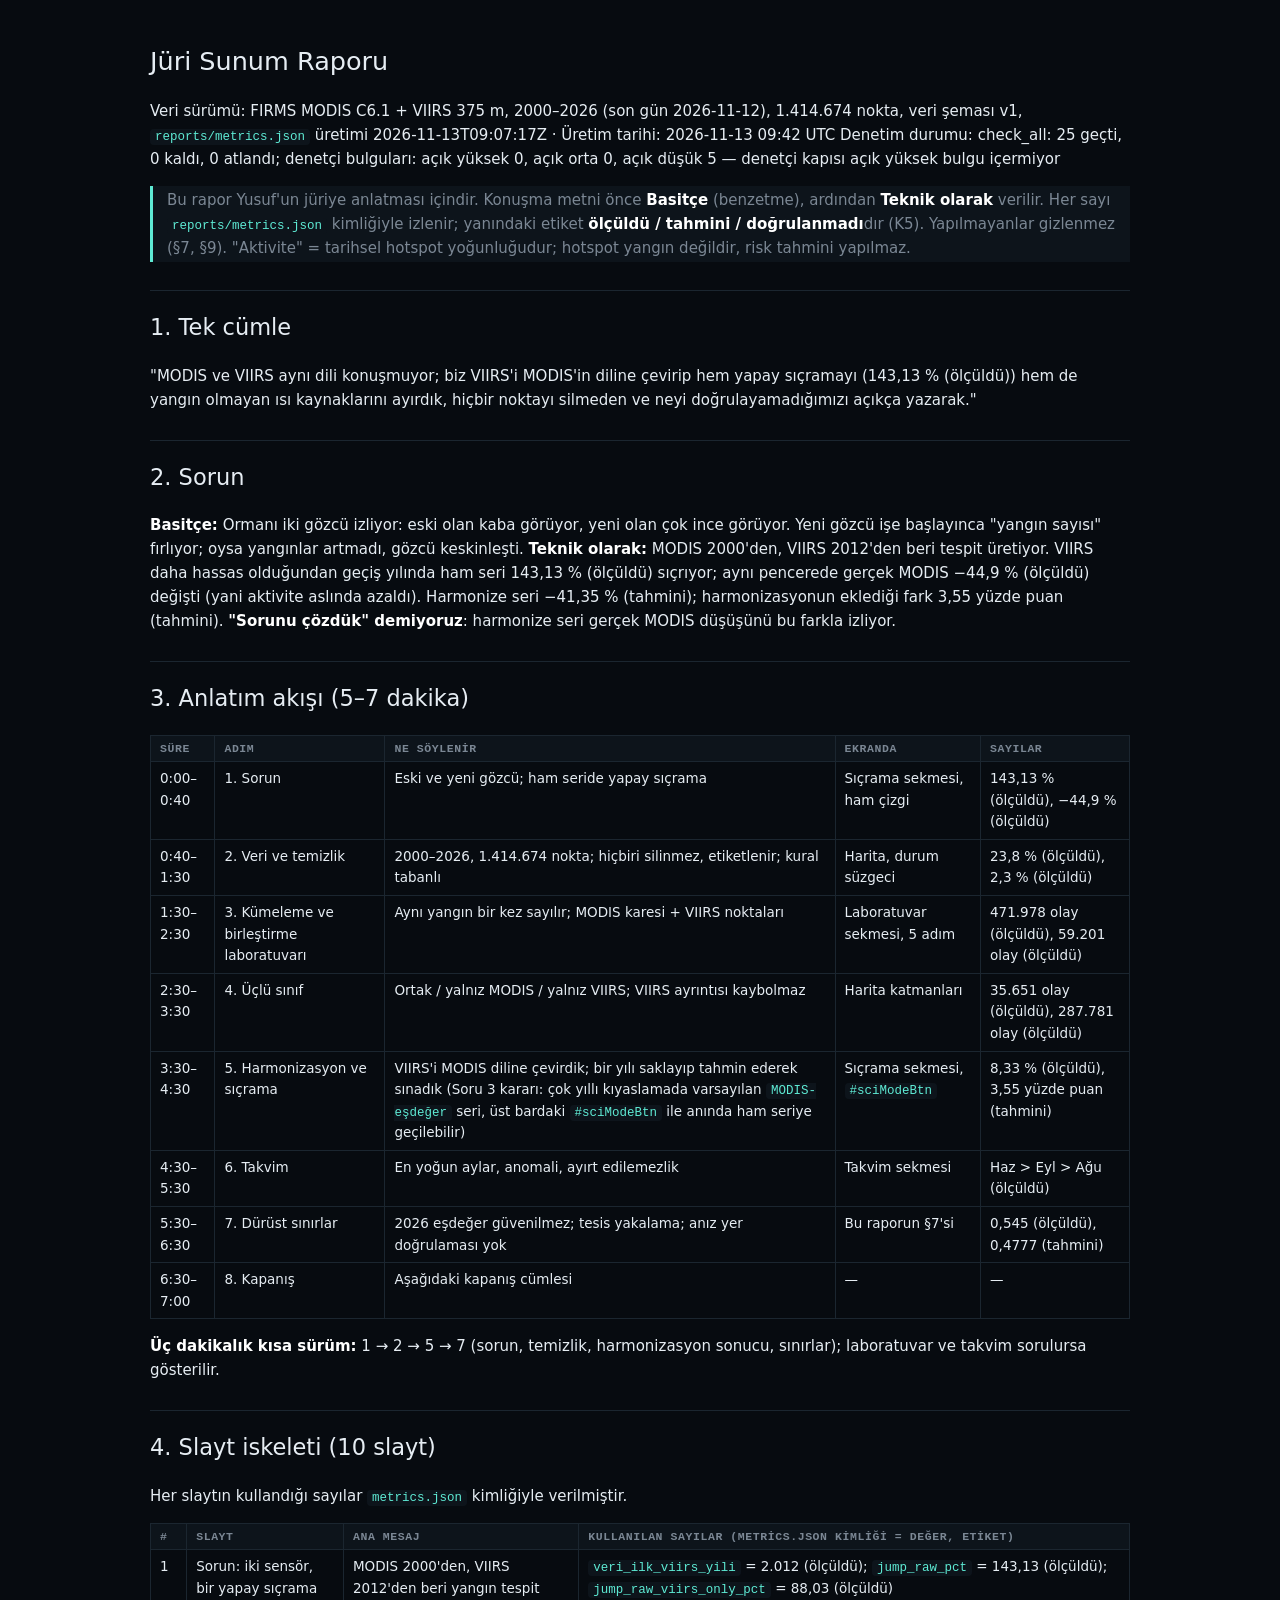
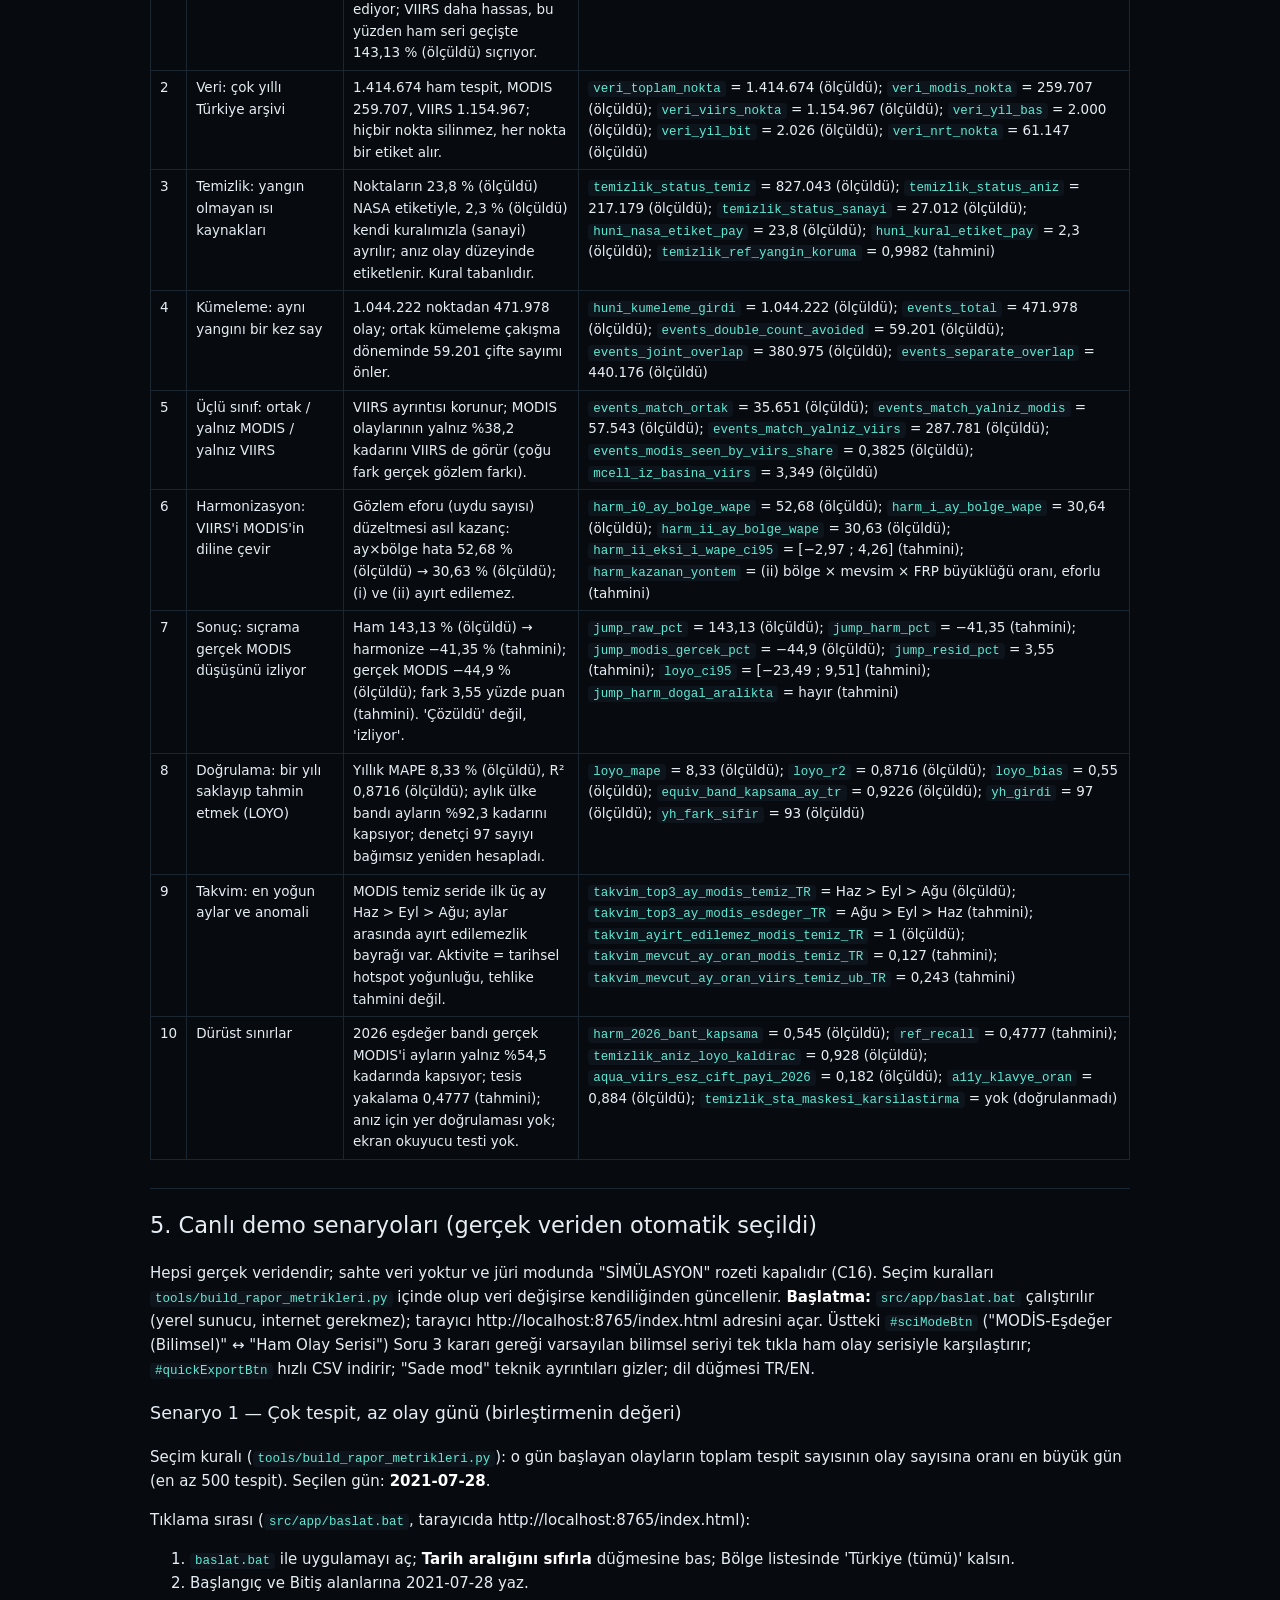
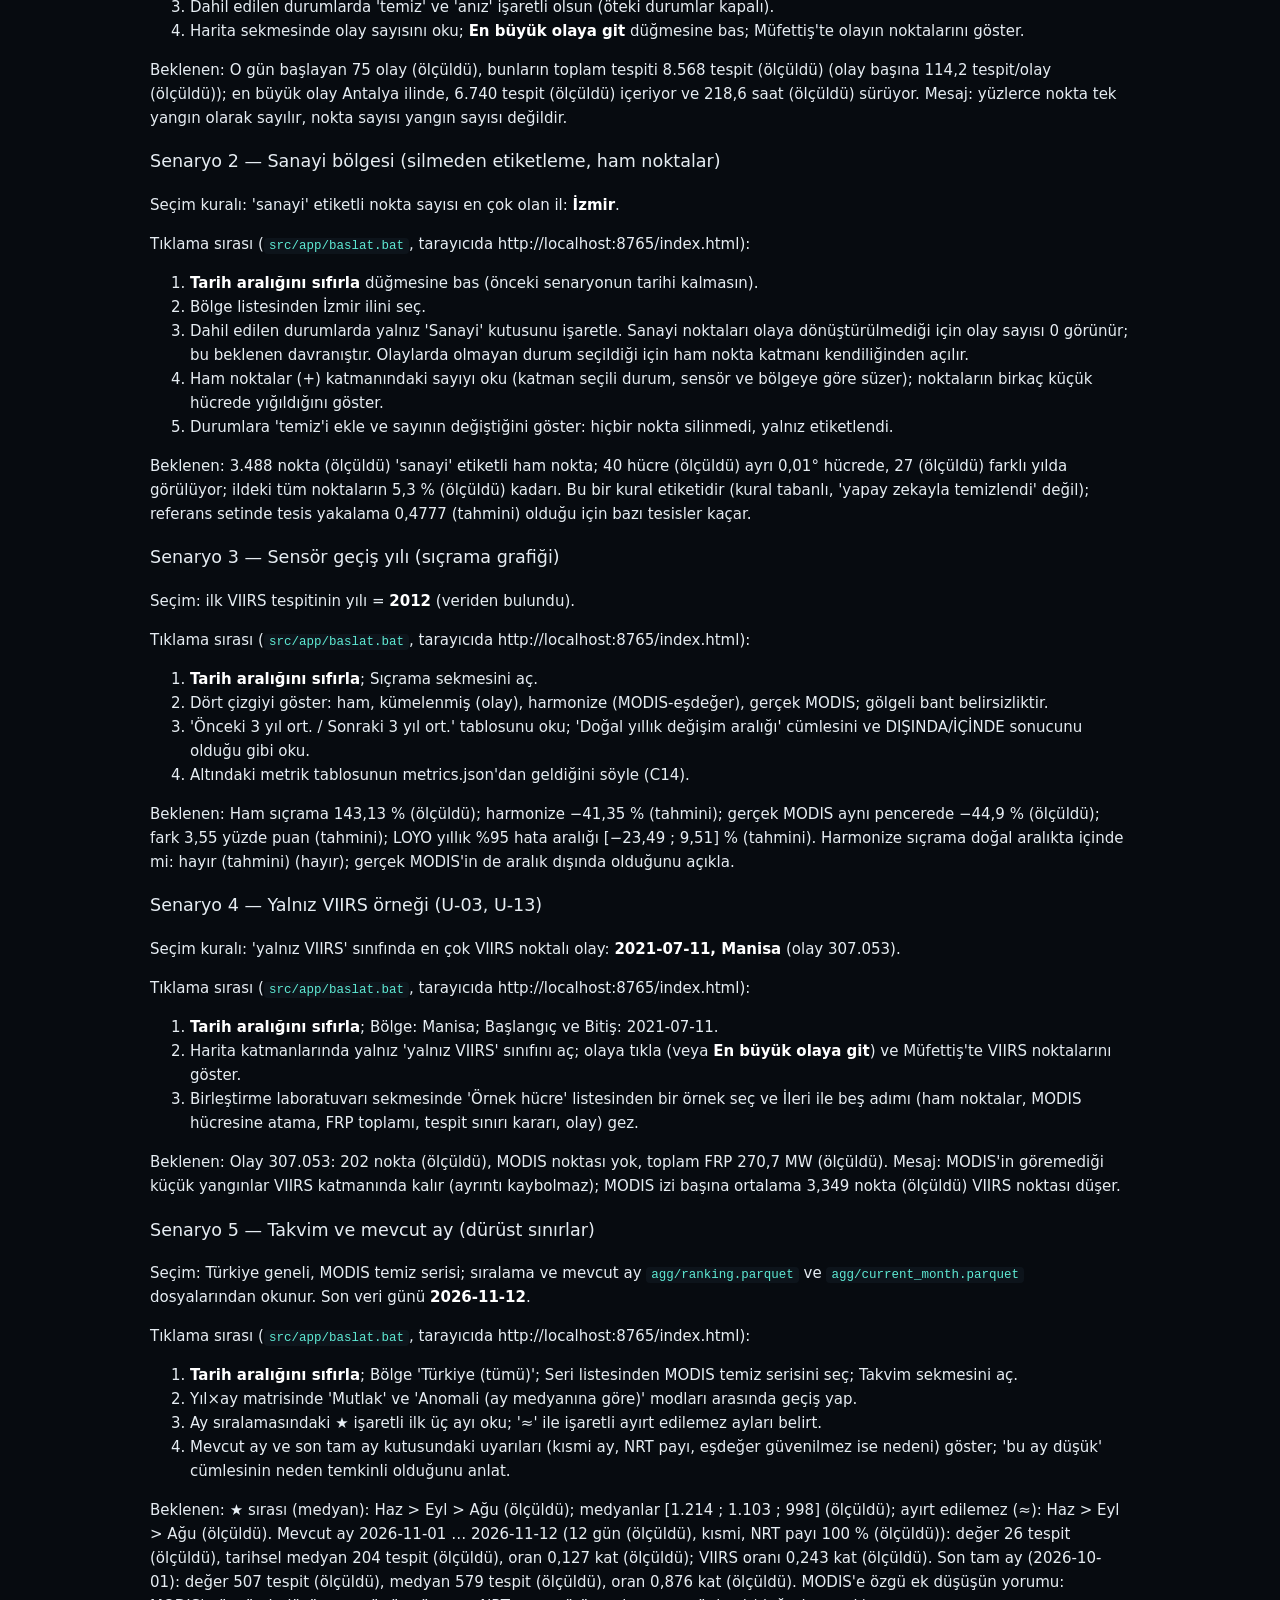
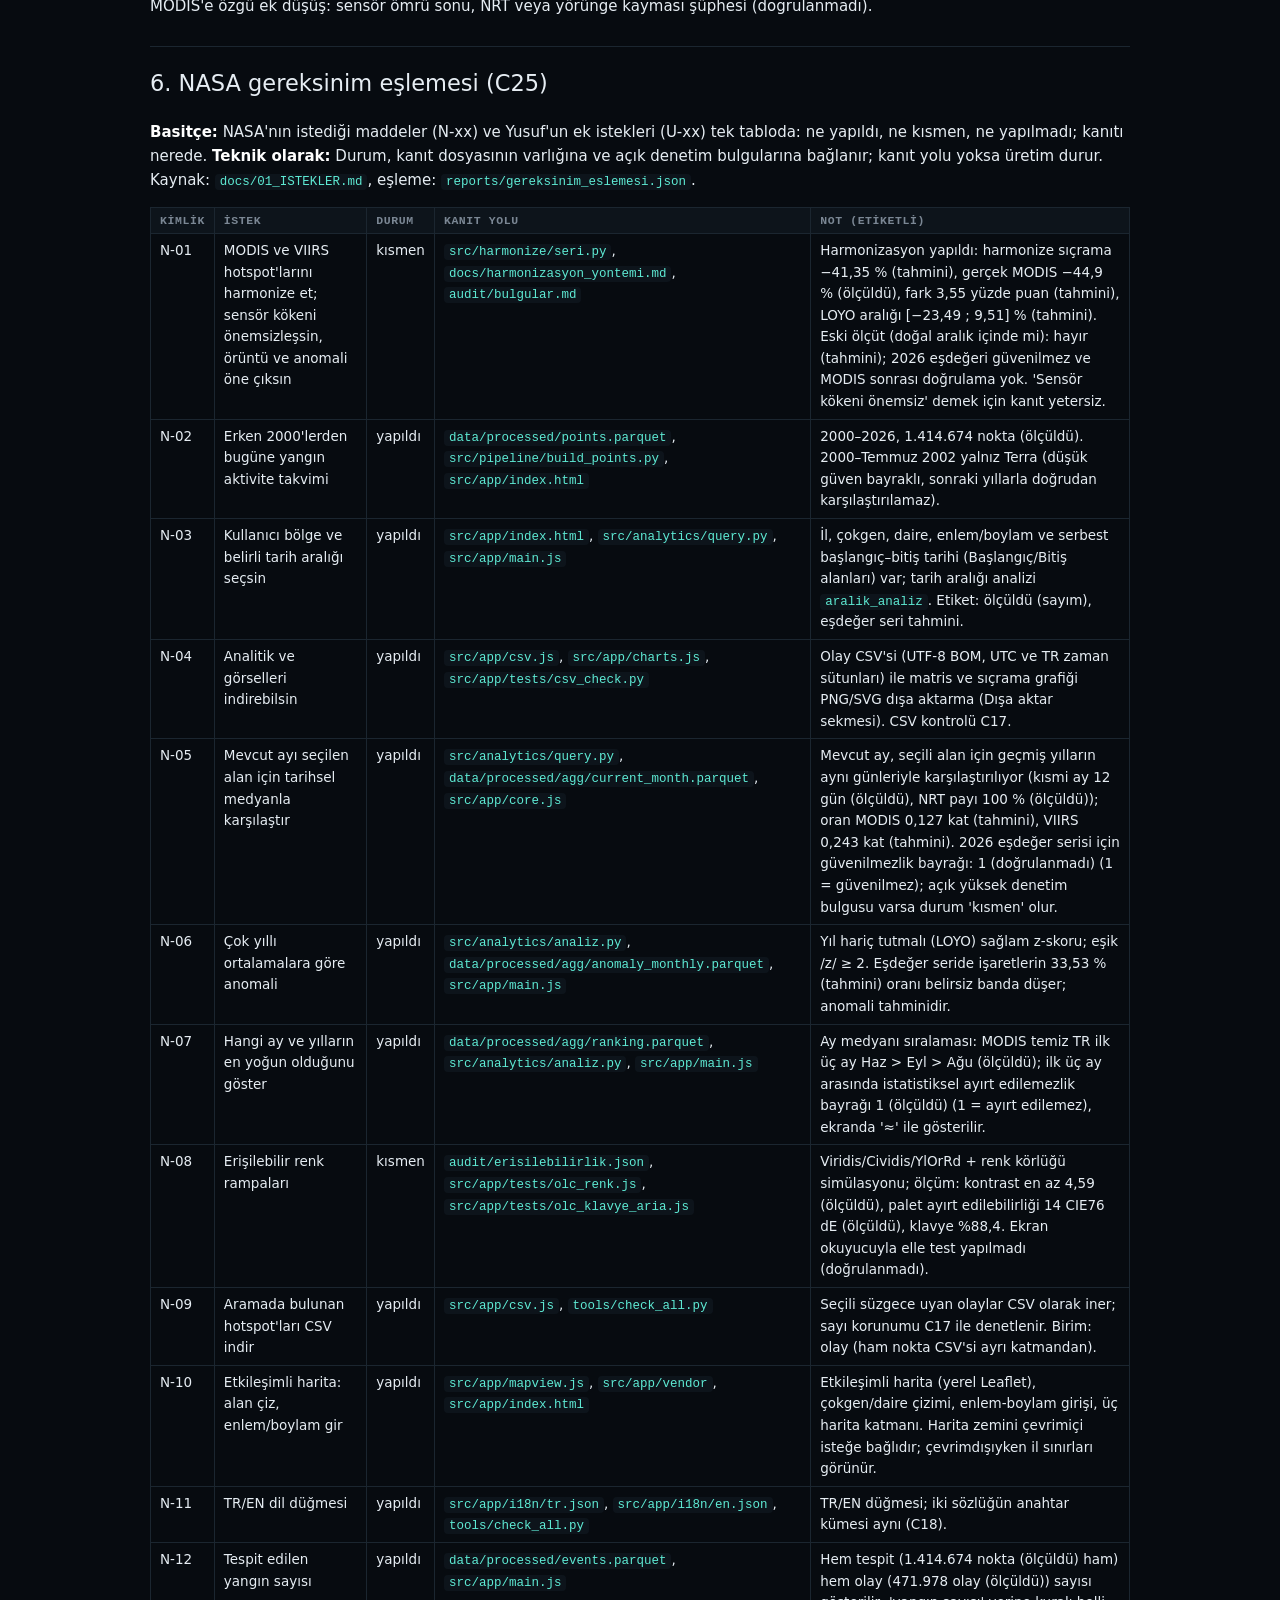
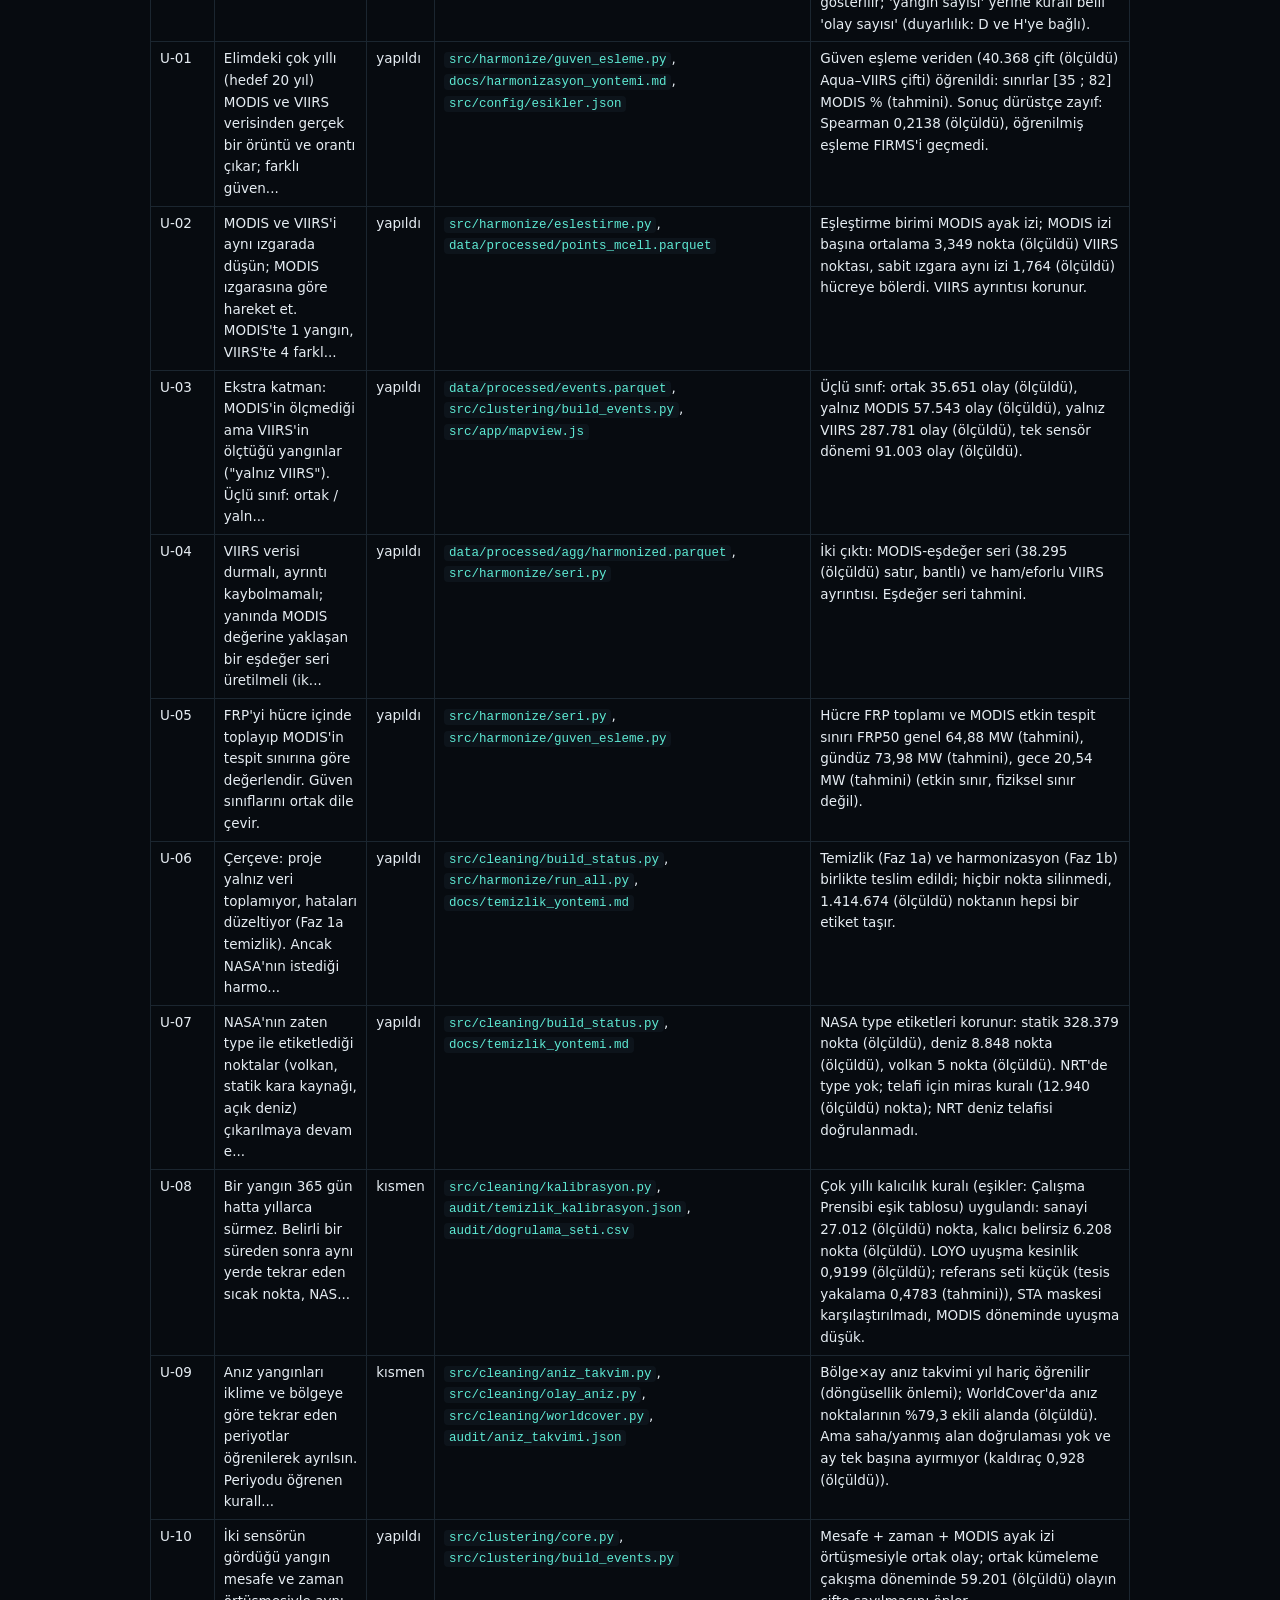
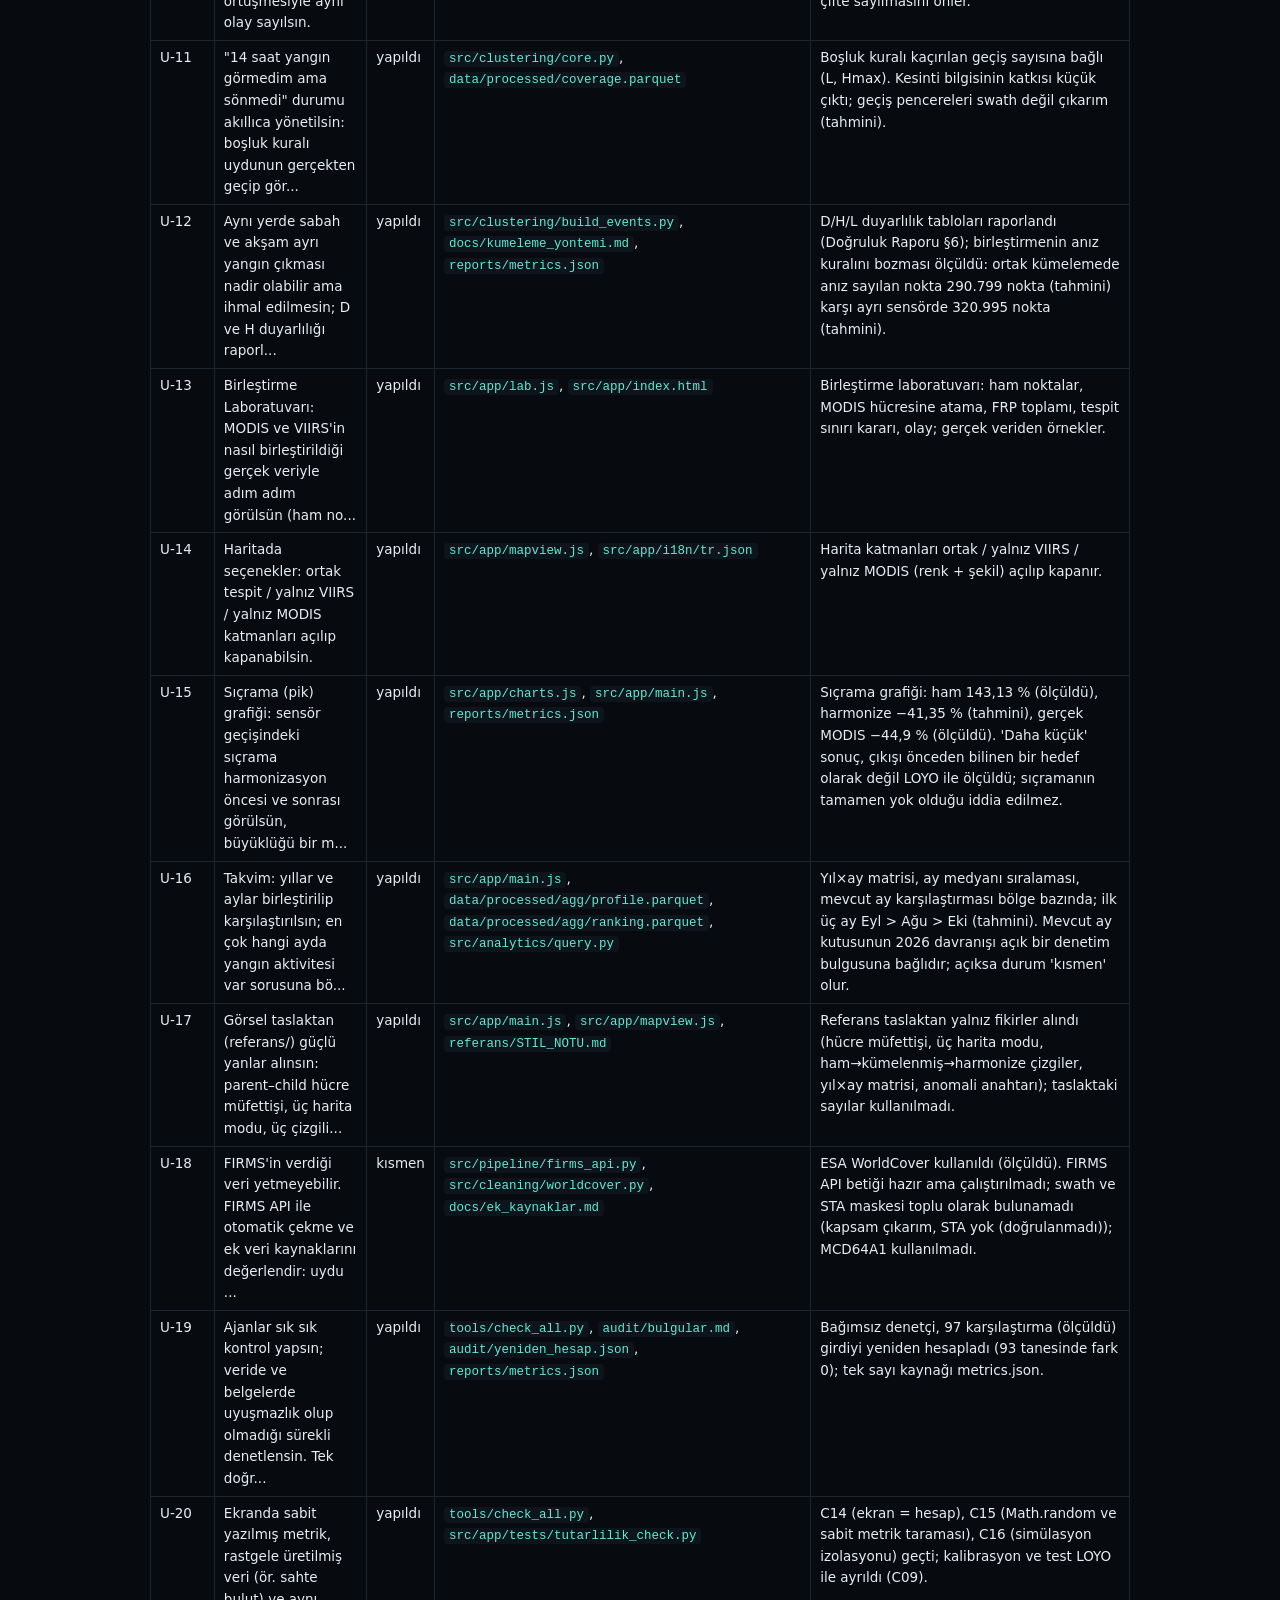
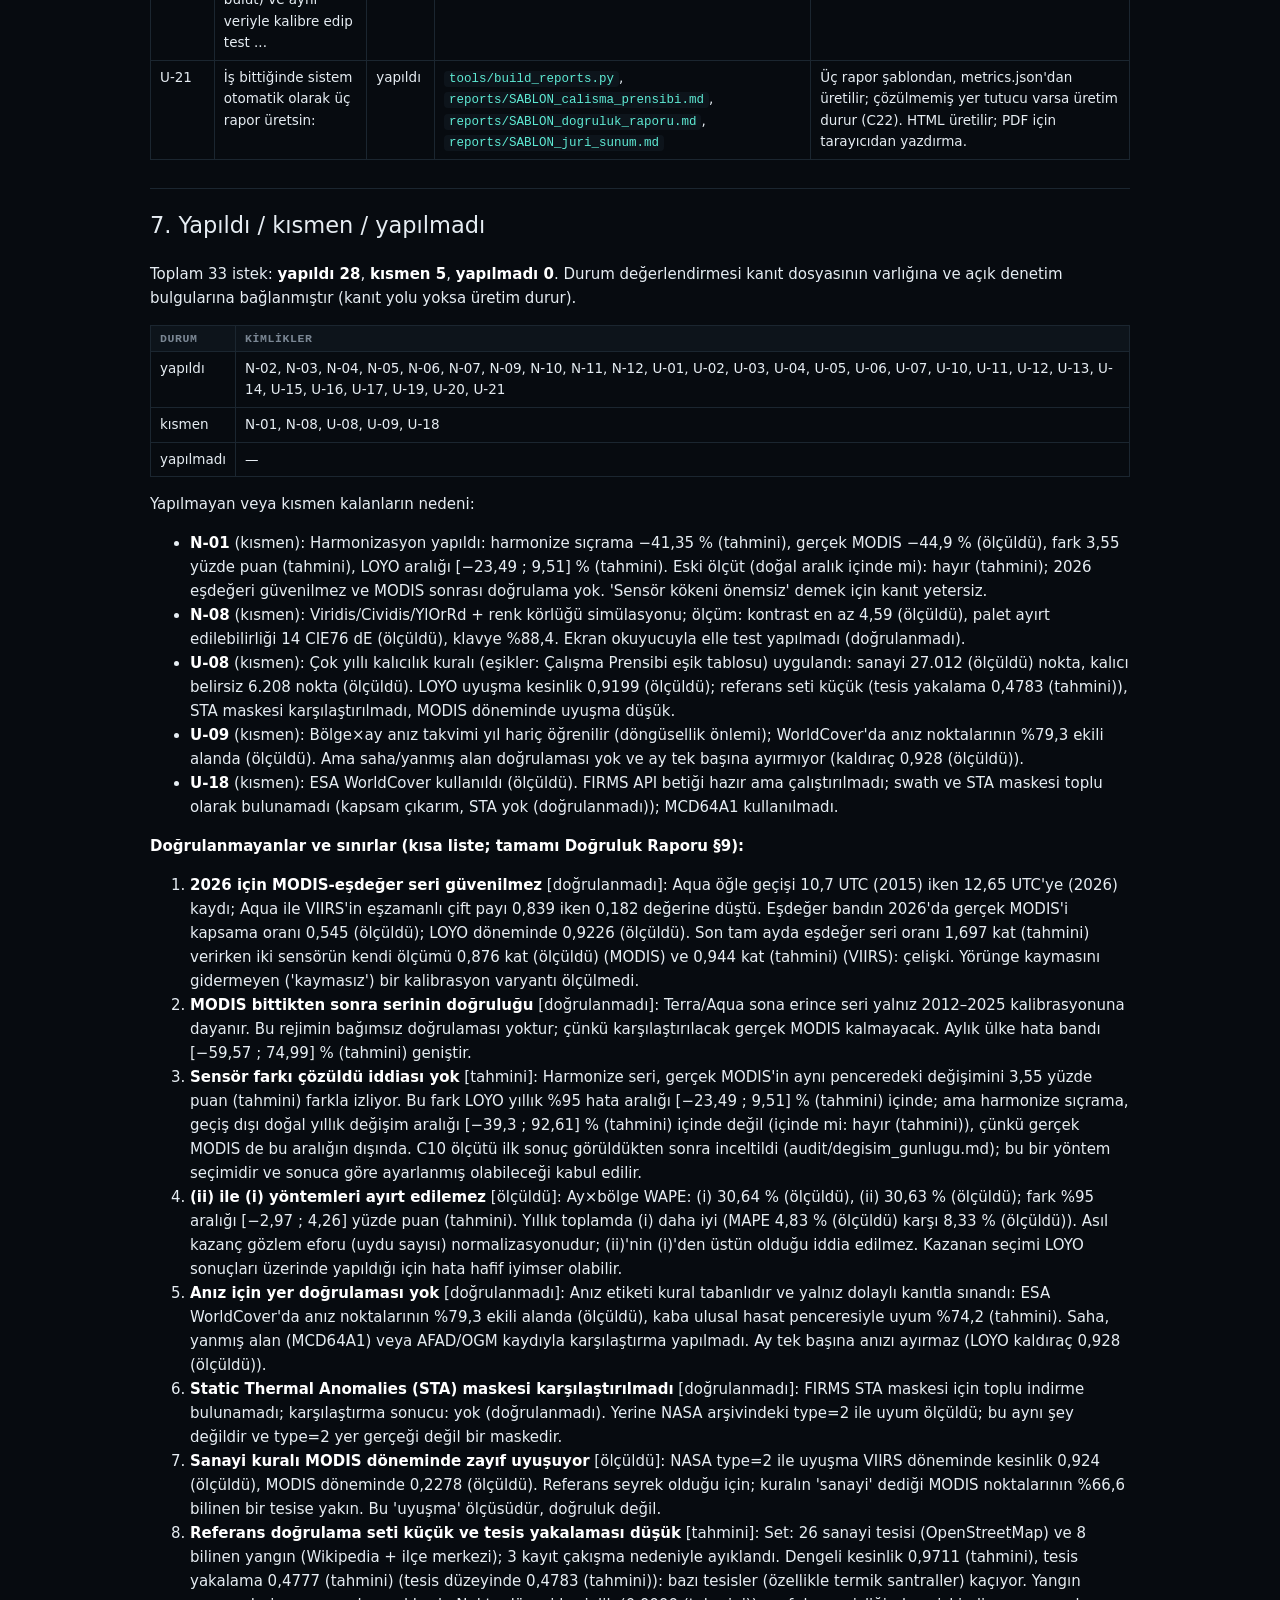
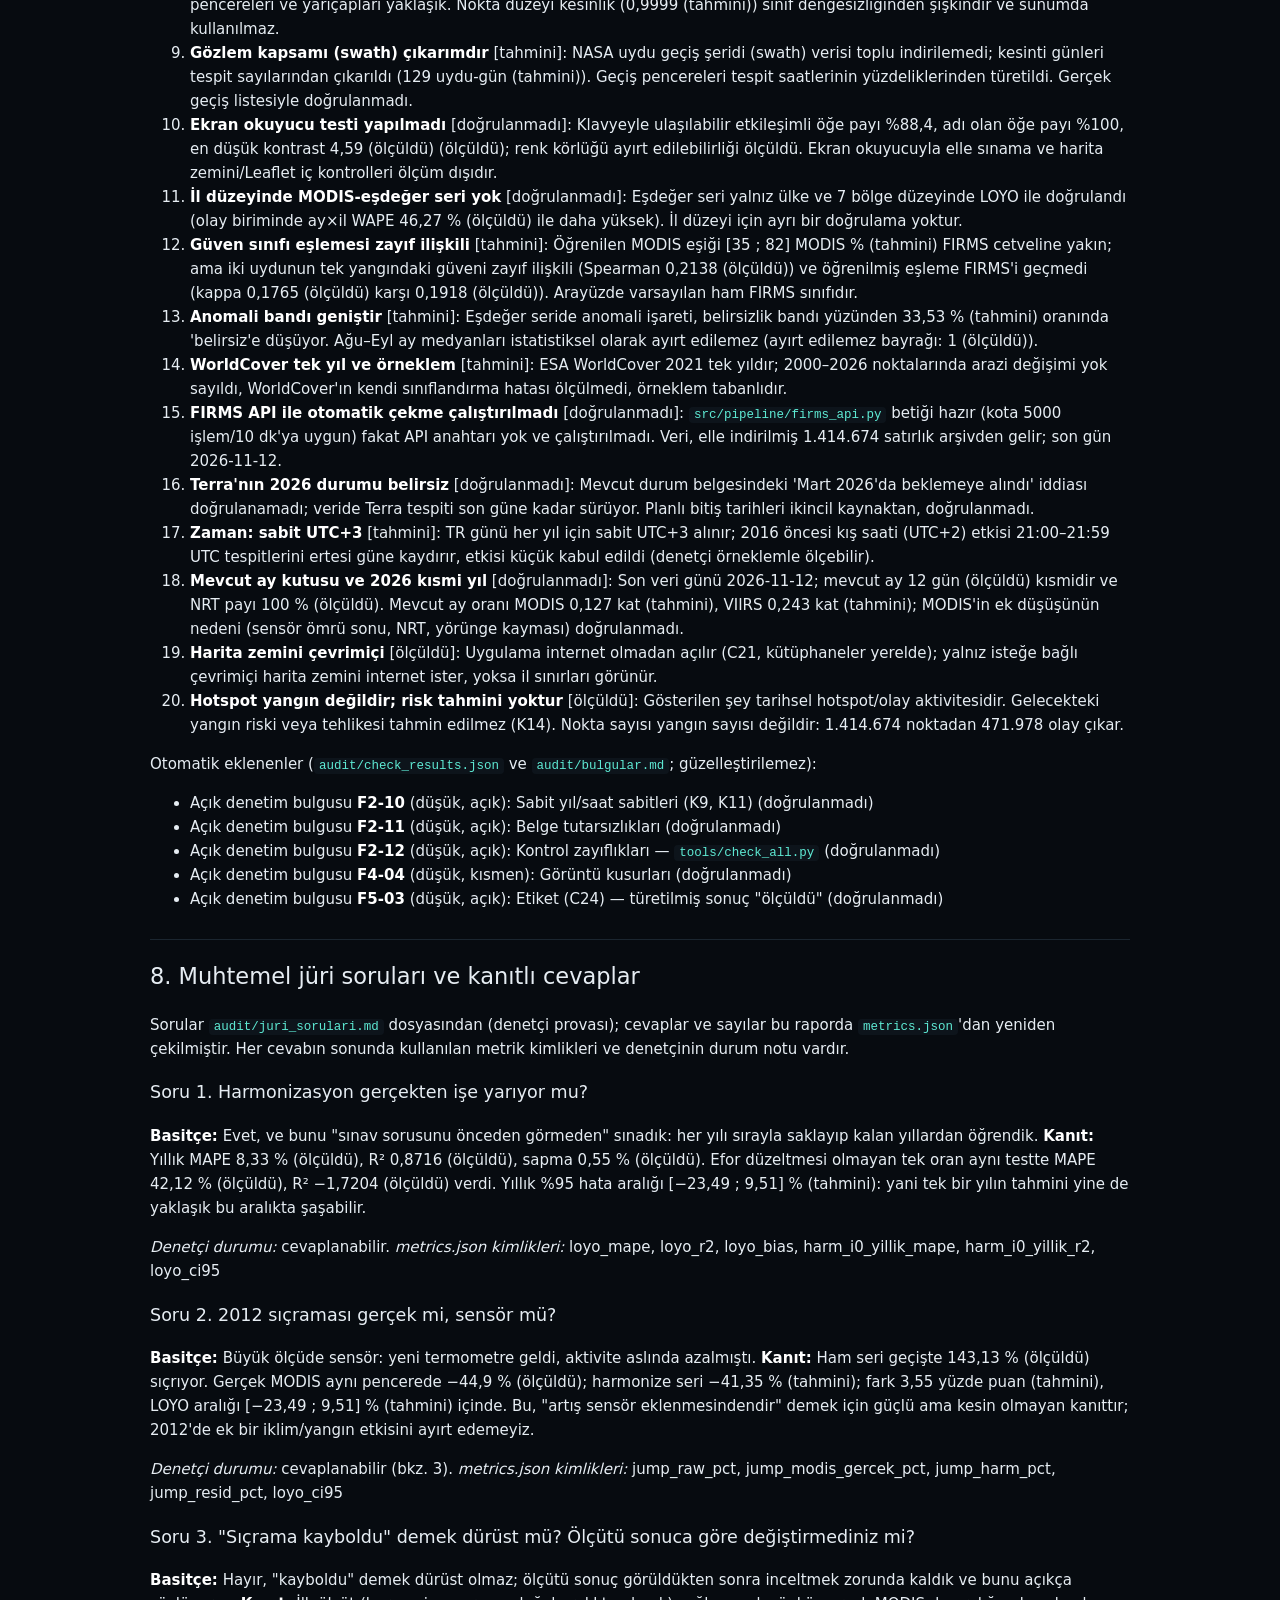
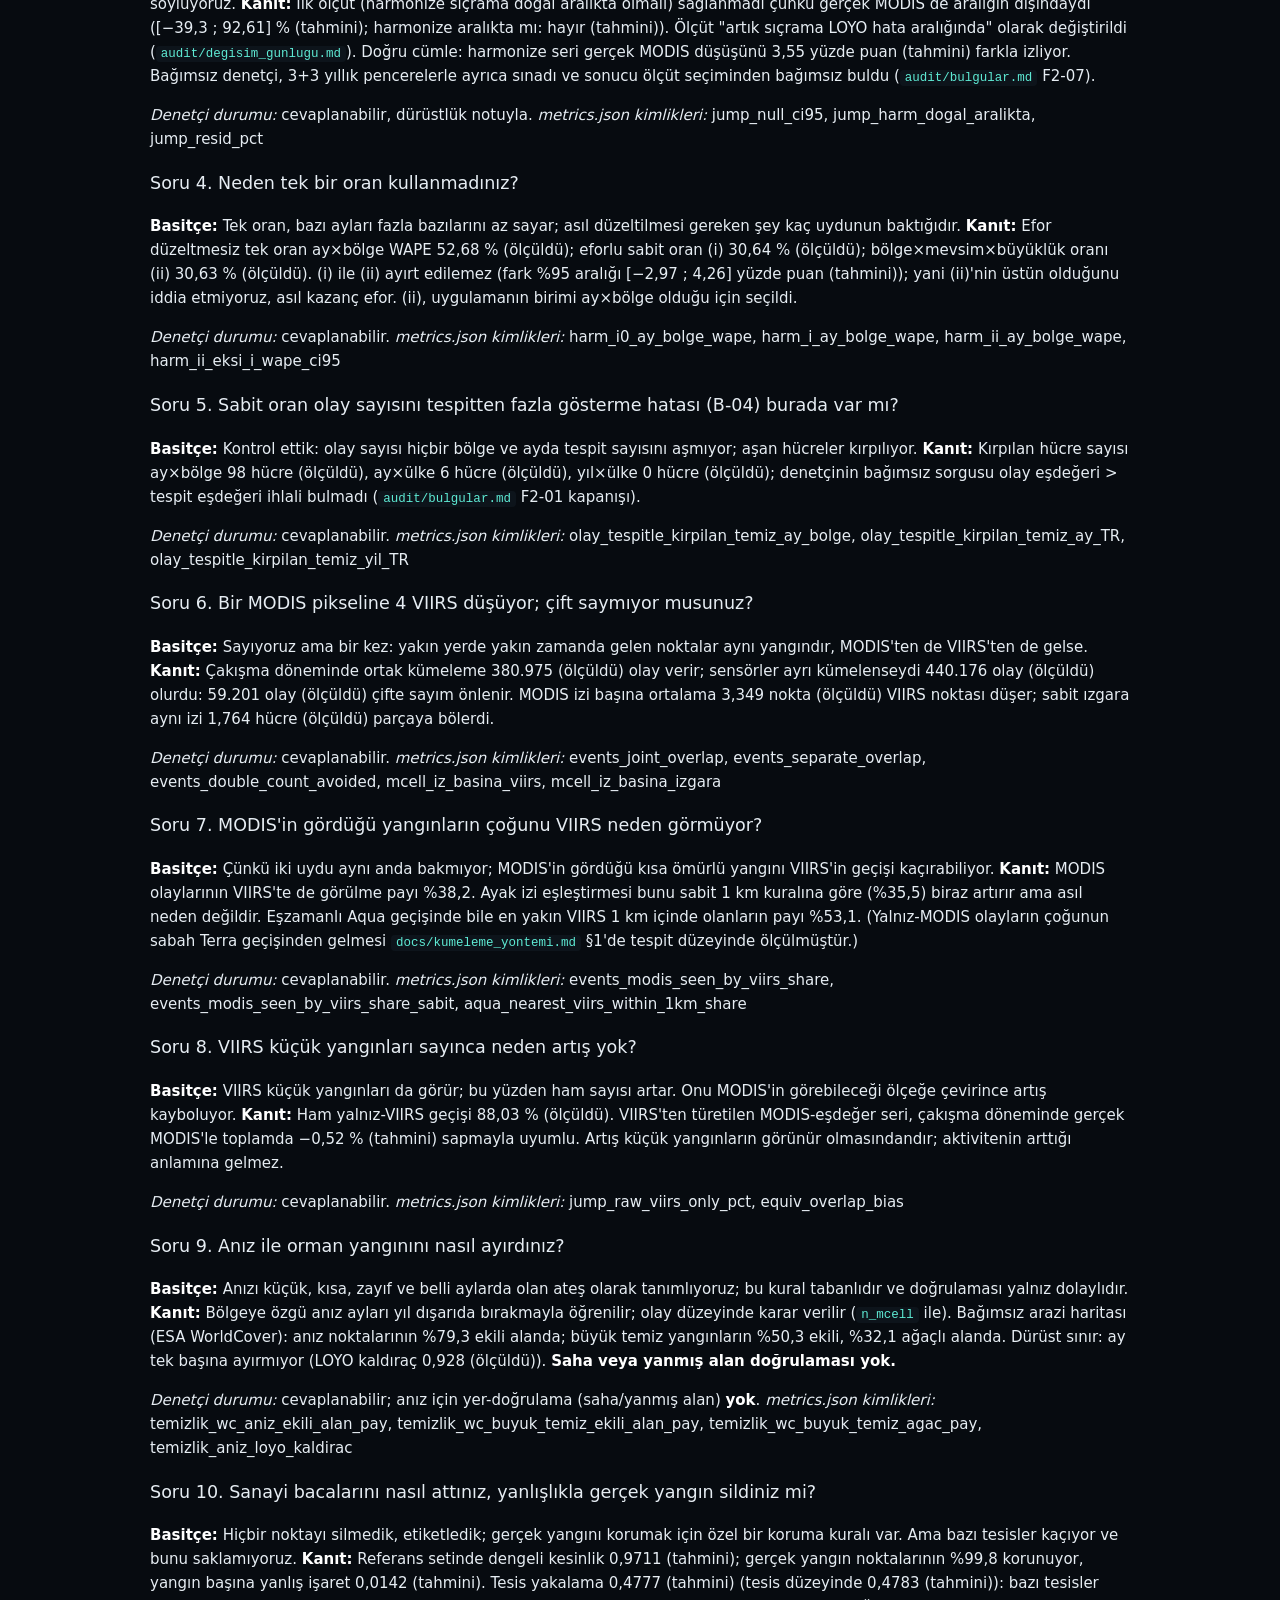
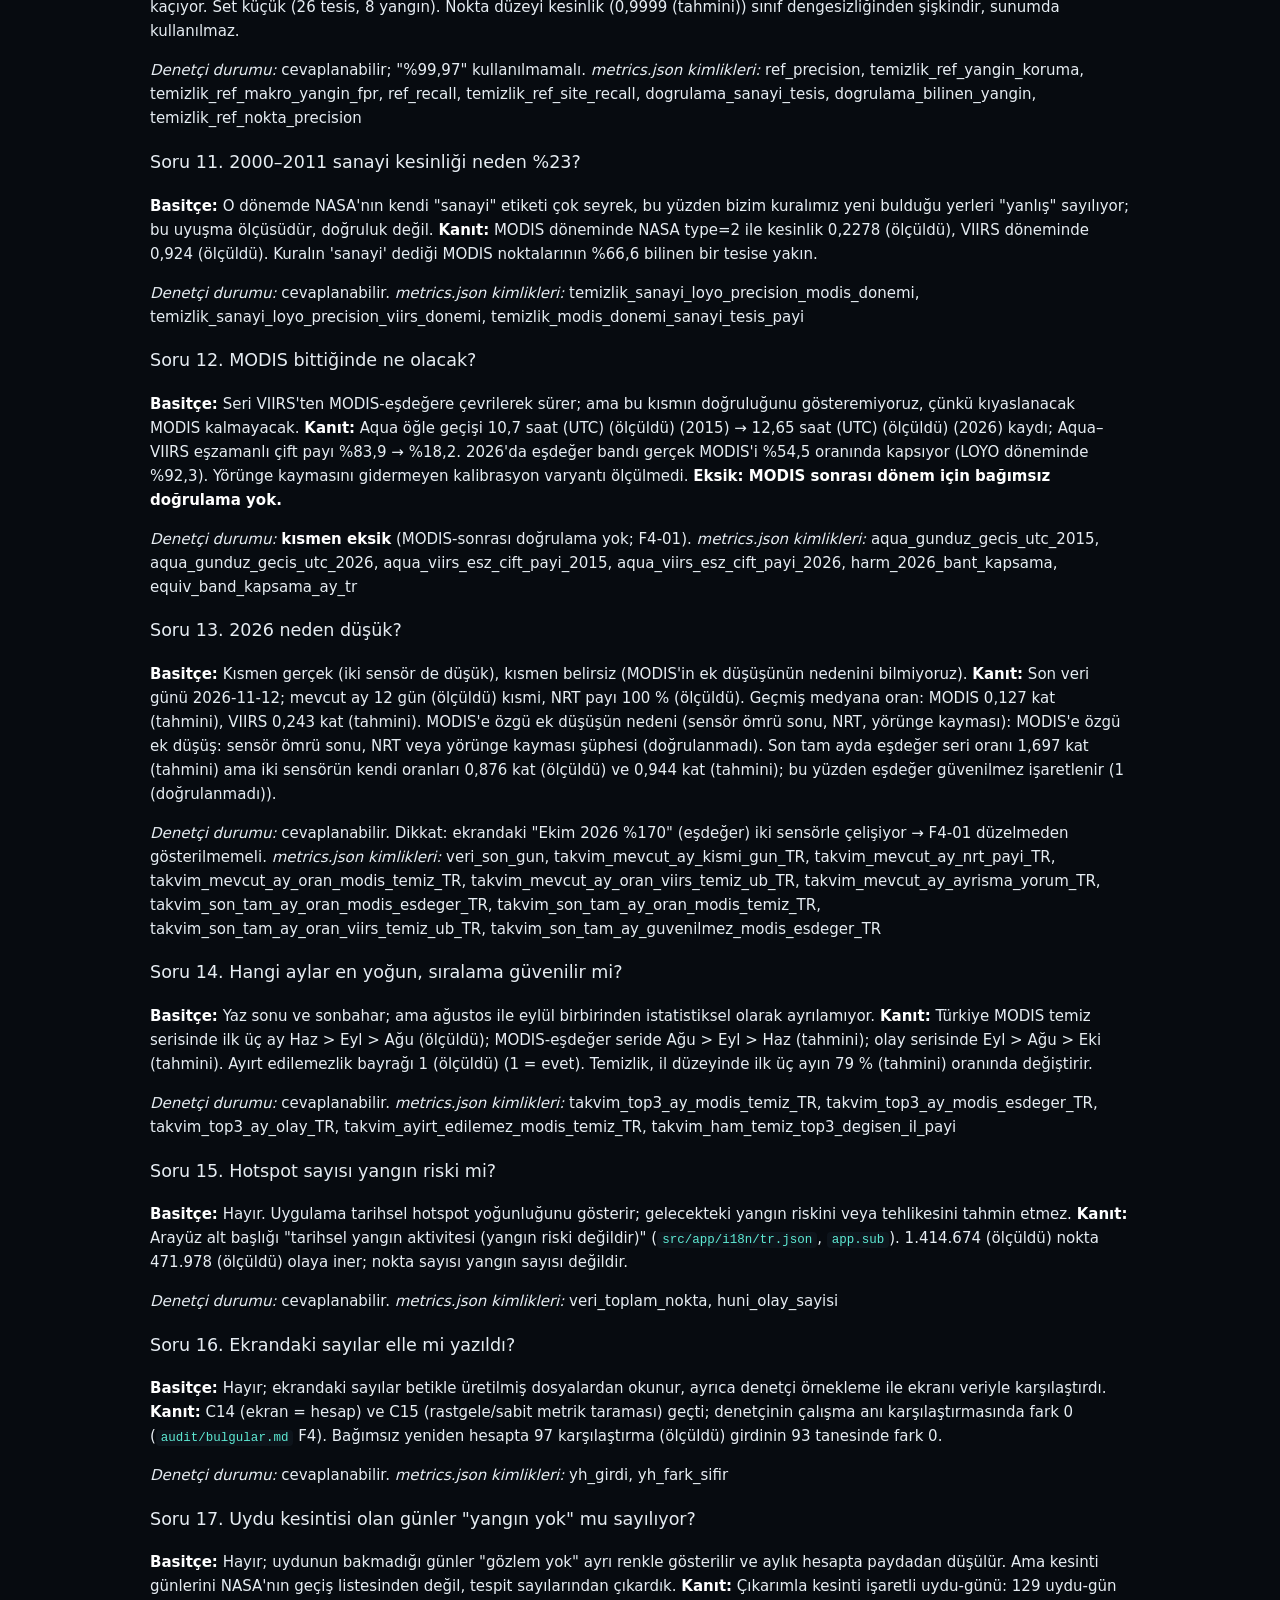
<file: kaynak_kod/reports/juri_sunum.html>
<!doctype html><html lang="tr"><head><meta charset="utf-8"><meta name="viewport" content="width=device-width,initial-scale=1"><title>juri_sunum</title><style>:root{--bg:#070b10;--card:#0d141b;--line:#1b2630;--tx:#e6edf3;--dim:#7b8794;--ac:#5eead4}
body{background:var(--bg);color:var(--tx);font:15px/1.6 Inter,system-ui,sans-serif;margin:0}
main{max-width:980px;margin:0 auto;padding:24px 16px}
h1,h2,h3{font-weight:500}h2{border-top:1px solid var(--line);padding-top:18px;margin-top:28px}
h1{font-size:1.7em}code{font:12.5px ui-monospace,monospace;background:var(--card);padding:1px 5px;border-radius:4px;color:var(--ac)}
table{border-collapse:collapse;width:100%;margin:12px 0;display:block;overflow-x:auto}
th,td{border:1px solid var(--line);padding:6px 9px;text-align:left;vertical-align:top;font-size:13.5px}
th{background:var(--card);color:var(--dim);font:600 11.5px ui-monospace,monospace;text-transform:uppercase;letter-spacing:.05em}
blockquote{border-left:3px solid var(--ac);margin:12px 0;padding:2px 14px;color:var(--dim);background:var(--card)}
strong{color:#fff}
@media print{:root{--bg:#fff;--card:#f3f5f7;--line:#c9d1d9;--tx:#111;--dim:#444;--ac:#0b6b5f}strong{color:#000}}
</style></head><body><main><h1>Jüri Sunum Raporu</h1>
<p>Veri sürümü: FIRMS MODIS C6.1 + VIIRS 375 m, 2000–2026 (son gün 2026-11-12), 1.414.674 nokta, veri şeması v1, <code>reports/metrics.json</code> üretimi 2026-11-13T09:07:17Z · Üretim tarihi: 2026-11-13 09:42 UTC Denetim durumu: check_all: 25 geçti, 0 kaldı, 0 atlandı; denetçi bulguları: açık yüksek 0, açık orta 0, açık düşük 5 — denetçi kapısı açık yüksek bulgu içermiyor</p>
<blockquote>Bu rapor Yusuf'un jüriye anlatması içindir. Konuşma metni önce <strong>Basitçe</strong> (benzetme), ardından <strong>Teknik olarak</strong> verilir. Her sayı <code>reports/metrics.json</code> kimliğiyle izlenir; yanındaki etiket <strong>ölçüldü / tahmini / doğrulanmadı</strong>dır (K5). Yapılmayanlar gizlenmez (§7, §9). "Aktivite" = tarihsel hotspot yoğunluğudur; hotspot yangın değildir, risk tahmini yapılmaz.</blockquote>
<h2>1. Tek cümle</h2>
<p>"MODIS ve VIIRS aynı dili konuşmuyor; biz VIIRS'i MODIS'in diline çevirip hem yapay sıçramayı (143,13 % (ölçüldü)) hem de yangın olmayan ısı kaynaklarını ayırdık, hiçbir noktayı silmeden ve neyi doğrulayamadığımızı açıkça yazarak."</p>
<h2>2. Sorun</h2>
<p><strong>Basitçe:</strong> Ormanı iki gözcü izliyor: eski olan kaba görüyor, yeni olan çok ince görüyor. Yeni gözcü işe başlayınca "yangın sayısı" fırlıyor; oysa yangınlar artmadı, gözcü keskinleşti. <strong>Teknik olarak:</strong> MODIS 2000'den, VIIRS 2012'den beri tespit üretiyor. VIIRS daha hassas olduğundan geçiş yılında ham seri 143,13 % (ölçüldü) sıçrıyor; aynı pencerede gerçek MODIS −44,9 % (ölçüldü) değişti (yani aktivite aslında azaldı). Harmonize seri −41,35 % (tahmini); harmonizasyonun eklediği fark 3,55 yüzde puan (tahmini). <strong>"Sorunu çözdük" demiyoruz</strong>: harmonize seri gerçek MODIS düşüşünü bu farkla izliyor.</p>
<h2>3. Anlatım akışı (5–7 dakika)</h2>
<table><thead><tr><th>Süre</th><th>Adım</th><th>Ne söylenir</th><th>Ekranda</th><th>Sayılar</th></tr></thead><tbody>
<tr><td>0:00–0:40</td><td>1. Sorun</td><td>Eski ve yeni gözcü; ham seride yapay sıçrama</td><td>Sıçrama sekmesi, ham çizgi</td><td>143,13 % (ölçüldü), −44,9 % (ölçüldü)</td></tr>
<tr><td>0:40–1:30</td><td>2. Veri ve temizlik</td><td>2000–2026, 1.414.674 nokta; hiçbiri silinmez, etiketlenir; kural tabanlı</td><td>Harita, durum süzgeci</td><td>23,8 % (ölçüldü), 2,3 % (ölçüldü)</td></tr>
<tr><td>1:30–2:30</td><td>3. Kümeleme ve birleştirme laboratuvarı</td><td>Aynı yangın bir kez sayılır; MODIS karesi + VIIRS noktaları</td><td>Laboratuvar sekmesi, 5 adım</td><td>471.978 olay (ölçüldü), 59.201 olay (ölçüldü)</td></tr>
<tr><td>2:30–3:30</td><td>4. Üçlü sınıf</td><td>Ortak / yalnız MODIS / yalnız VIIRS; VIIRS ayrıntısı kaybolmaz</td><td>Harita katmanları</td><td>35.651 olay (ölçüldü), 287.781 olay (ölçüldü)</td></tr>
<tr><td>3:30–4:30</td><td>5. Harmonizasyon ve sıçrama</td><td>VIIRS'i MODIS diline çevirdik; bir yılı saklayıp tahmin ederek sınadık (Soru 3 kararı: çok yıllı kıyaslamada varsayılan <code>MODIS-eşdeğer</code> seri, üst bardaki <code>#sciModeBtn</code> ile anında ham seriye geçilebilir)</td><td>Sıçrama sekmesi, <code>#sciModeBtn</code></td><td>8,33 % (ölçüldü), 3,55 yüzde puan (tahmini)</td></tr>
<tr><td>4:30–5:30</td><td>6. Takvim</td><td>En yoğun aylar, anomali, ayırt edilemezlik</td><td>Takvim sekmesi</td><td>Haz &gt; Eyl &gt; Ağu (ölçüldü)</td></tr>
<tr><td>5:30–6:30</td><td>7. Dürüst sınırlar</td><td>2026 eşdeğer güvenilmez; tesis yakalama; anız yer doğrulaması yok</td><td>Bu raporun §7'si</td><td>0,545 (ölçüldü), 0,4777 (tahmini)</td></tr>
<tr><td>6:30–7:00</td><td>8. Kapanış</td><td>Aşağıdaki kapanış cümlesi</td><td>—</td><td>—</td></tr>
</tbody></table>
<p><strong>Üç dakikalık kısa sürüm:</strong> 1 → 2 → 5 → 7 (sorun, temizlik, harmonizasyon sonucu, sınırlar); laboratuvar ve takvim sorulursa gösterilir.</p>
<h2>4. Slayt iskeleti (10 slayt)</h2>
<p>Her slaytın kullandığı sayılar <code>metrics.json</code> kimliğiyle verilmiştir.</p>
<table><thead><tr><th>#</th><th>Slayt</th><th>Ana mesaj</th><th>Kullanılan sayılar (metrics.json kimliği = değer, etiket)</th></tr></thead><tbody>
<tr><td>1</td><td>Sorun: iki sensör, bir yapay sıçrama</td><td>MODIS 2000'den, VIIRS 2012'den beri yangın tespit ediyor; VIIRS daha hassas, bu yüzden ham seri geçişte 143,13 % (ölçüldü) sıçrıyor.</td><td><code>veri_ilk_viirs_yili</code> = 2.012 (ölçüldü); <code>jump_raw_pct</code> = 143,13 (ölçüldü); <code>jump_raw_viirs_only_pct</code> = 88,03 (ölçüldü)</td></tr>
<tr><td>2</td><td>Veri: çok yıllı Türkiye arşivi</td><td>1.414.674 ham tespit, MODIS 259.707, VIIRS 1.154.967; hiçbir nokta silinmez, her nokta bir etiket alır.</td><td><code>veri_toplam_nokta</code> = 1.414.674 (ölçüldü); <code>veri_modis_nokta</code> = 259.707 (ölçüldü); <code>veri_viirs_nokta</code> = 1.154.967 (ölçüldü); <code>veri_yil_bas</code> = 2.000 (ölçüldü); <code>veri_yil_bit</code> = 2.026 (ölçüldü); <code>veri_nrt_nokta</code> = 61.147 (ölçüldü)</td></tr>
<tr><td>3</td><td>Temizlik: yangın olmayan ısı kaynakları</td><td>Noktaların 23,8 % (ölçüldü) NASA etiketiyle, 2,3 % (ölçüldü) kendi kuralımızla (sanayi) ayrılır; anız olay düzeyinde etiketlenir. Kural tabanlıdır.</td><td><code>temizlik_status_temiz</code> = 827.043 (ölçüldü); <code>temizlik_status_aniz</code> = 217.179 (ölçüldü); <code>temizlik_status_sanayi</code> = 27.012 (ölçüldü); <code>huni_nasa_etiket_pay</code> = 23,8 (ölçüldü); <code>huni_kural_etiket_pay</code> = 2,3 (ölçüldü); <code>temizlik_ref_yangin_koruma</code> = 0,9982 (tahmini)</td></tr>
<tr><td>4</td><td>Kümeleme: aynı yangını bir kez say</td><td>1.044.222 noktadan 471.978 olay; ortak kümeleme çakışma döneminde 59.201 çifte sayımı önler.</td><td><code>huni_kumeleme_girdi</code> = 1.044.222 (ölçüldü); <code>events_total</code> = 471.978 (ölçüldü); <code>events_double_count_avoided</code> = 59.201 (ölçüldü); <code>events_joint_overlap</code> = 380.975 (ölçüldü); <code>events_separate_overlap</code> = 440.176 (ölçüldü)</td></tr>
<tr><td>5</td><td>Üçlü sınıf: ortak / yalnız MODIS / yalnız VIIRS</td><td>VIIRS ayrıntısı korunur; MODIS olaylarının yalnız %38,2 kadarını VIIRS de görür (çoğu fark gerçek gözlem farkı).</td><td><code>events_match_ortak</code> = 35.651 (ölçüldü); <code>events_match_yalniz_modis</code> = 57.543 (ölçüldü); <code>events_match_yalniz_viirs</code> = 287.781 (ölçüldü); <code>events_modis_seen_by_viirs_share</code> = 0,3825 (ölçüldü); <code>mcell_iz_basina_viirs</code> = 3,349 (ölçüldü)</td></tr>
<tr><td>6</td><td>Harmonizasyon: VIIRS'i MODIS'in diline çevir</td><td>Gözlem eforu (uydu sayısı) düzeltmesi asıl kazanç: ay×bölge hata 52,68 % (ölçüldü) → 30,63 % (ölçüldü); (i) ve (ii) ayırt edilemez.</td><td><code>harm_i0_ay_bolge_wape</code> = 52,68 (ölçüldü); <code>harm_i_ay_bolge_wape</code> = 30,64 (ölçüldü); <code>harm_ii_ay_bolge_wape</code> = 30,63 (ölçüldü); <code>harm_ii_eksi_i_wape_ci95</code> = [−2,97 ; 4,26] (tahmini); <code>harm_kazanan_yontem</code> = (ii) bölge × mevsim × FRP büyüklüğü oranı, eforlu (tahmini)</td></tr>
<tr><td>7</td><td>Sonuç: sıçrama gerçek MODIS düşüşünü izliyor</td><td>Ham 143,13 % (ölçüldü) → harmonize −41,35 % (tahmini); gerçek MODIS −44,9 % (ölçüldü); fark 3,55 yüzde puan (tahmini). 'Çözüldü' değil, 'izliyor'.</td><td><code>jump_raw_pct</code> = 143,13 (ölçüldü); <code>jump_harm_pct</code> = −41,35 (tahmini); <code>jump_modis_gercek_pct</code> = −44,9 (ölçüldü); <code>jump_resid_pct</code> = 3,55 (tahmini); <code>loyo_ci95</code> = [−23,49 ; 9,51] (tahmini); <code>jump_harm_dogal_aralikta</code> = hayır (tahmini)</td></tr>
<tr><td>8</td><td>Doğrulama: bir yılı saklayıp tahmin etmek (LOYO)</td><td>Yıllık MAPE 8,33 % (ölçüldü), R² 0,8716 (ölçüldü); aylık ülke bandı ayların %92,3 kadarını kapsıyor; denetçi 97 sayıyı bağımsız yeniden hesapladı.</td><td><code>loyo_mape</code> = 8,33 (ölçüldü); <code>loyo_r2</code> = 0,8716 (ölçüldü); <code>loyo_bias</code> = 0,55 (ölçüldü); <code>equiv_band_kapsama_ay_tr</code> = 0,9226 (ölçüldü); <code>yh_girdi</code> = 97 (ölçüldü); <code>yh_fark_sifir</code> = 93 (ölçüldü)</td></tr>
<tr><td>9</td><td>Takvim: en yoğun aylar ve anomali</td><td>MODIS temiz seride ilk üç ay Haz &gt; Eyl &gt; Ağu; aylar arasında ayırt edilemezlik bayrağı var. Aktivite = tarihsel hotspot yoğunluğu, tehlike tahmini değil.</td><td><code>takvim_top3_ay_modis_temiz_TR</code> = Haz &gt; Eyl &gt; Ağu (ölçüldü); <code>takvim_top3_ay_modis_esdeger_TR</code> = Ağu &gt; Eyl &gt; Haz (tahmini); <code>takvim_ayirt_edilemez_modis_temiz_TR</code> = 1 (ölçüldü); <code>takvim_mevcut_ay_oran_modis_temiz_TR</code> = 0,127 (tahmini); <code>takvim_mevcut_ay_oran_viirs_temiz_ub_TR</code> = 0,243 (tahmini)</td></tr>
<tr><td>10</td><td>Dürüst sınırlar</td><td>2026 eşdeğer bandı gerçek MODIS'i ayların yalnız %54,5 kadarında kapsıyor; tesis yakalama 0,4777 (tahmini); anız için yer doğrulaması yok; ekran okuyucu testi yok.</td><td><code>harm_2026_bant_kapsama</code> = 0,545 (ölçüldü); <code>ref_recall</code> = 0,4777 (tahmini); <code>temizlik_aniz_loyo_kaldirac</code> = 0,928 (ölçüldü); <code>aqua_viirs_esz_cift_payi_2026</code> = 0,182 (ölçüldü); <code>a11y_klavye_oran</code> = 0,884 (ölçüldü); <code>temizlik_sta_maskesi_karsilastirma</code> = yok (doğrulanmadı)</td></tr>
</tbody></table>
<h2>5. Canlı demo senaryoları (gerçek veriden otomatik seçildi)</h2>
<p>Hepsi gerçek veridendir; sahte veri yoktur ve jüri modunda "SİMÜLASYON" rozeti kapalıdır (C16). Seçim kuralları <code>tools/build_rapor_metrikleri.py</code> içinde olup veri değişirse kendiliğinden güncellenir. <strong>Başlatma:</strong> <code>src/app/baslat.bat</code> çalıştırılır (yerel sunucu, internet gerekmez); tarayıcı http://localhost:8765/index.html adresini açar. Üstteki <code>#sciModeBtn</code> ("MODİS-Eşdeğer (Bilimsel)" ↔ "Ham Olay Serisi") Soru 3 kararı gereği varsayılan bilimsel seriyi tek tıkla ham olay serisiyle karşılaştırır; <code>#quickExportBtn</code> hızlı CSV indirir; "Sade mod" teknik ayrıntıları gizler; dil düğmesi TR/EN.</p>
<h3>Senaryo 1 — Çok tespit, az olay günü (birleştirmenin değeri)</h3>
<p>Seçim kuralı (<code>tools/build_rapor_metrikleri.py</code>): o gün başlayan olayların toplam tespit sayısının olay sayısına oranı en büyük gün (en az 500 tespit). Seçilen gün: <strong>2021-07-28</strong>.</p>
<p>Tıklama sırası (<code>src/app/baslat.bat</code>, tarayıcıda http://localhost:8765/index.html):</p>
<ol>
<li><code>baslat.bat</code> ile uygulamayı aç; <strong>Tarih aralığını sıfırla</strong> düğmesine bas; Bölge listesinde 'Türkiye (tümü)' kalsın.</li>
<li>Başlangıç ve Bitiş alanlarına 2021-07-28 yaz.</li>
<li>Dahil edilen durumlarda 'temiz' ve 'anız' işaretli olsun (öteki durumlar kapalı).</li>
<li>Harita sekmesinde olay sayısını oku; <strong>En büyük olaya git</strong> düğmesine bas; Müfettiş'te olayın noktalarını göster.</li>
</ol>
<p>Beklenen: O gün başlayan 75 olay (ölçüldü), bunların toplam tespiti 8.568 tespit (ölçüldü) (olay başına 114,2 tespit/olay (ölçüldü)); en büyük olay Antalya ilinde, 6.740 tespit (ölçüldü) içeriyor ve 218,6 saat (ölçüldü) sürüyor. Mesaj: yüzlerce nokta tek yangın olarak sayılır, nokta sayısı yangın sayısı değildir.</p>
<h3>Senaryo 2 — Sanayi bölgesi (silmeden etiketleme, ham noktalar)</h3>
<p>Seçim kuralı: 'sanayi' etiketli nokta sayısı en çok olan il: <strong>İzmir</strong>.</p>
<p>Tıklama sırası (<code>src/app/baslat.bat</code>, tarayıcıda http://localhost:8765/index.html):</p>
<ol>
<li><strong>Tarih aralığını sıfırla</strong> düğmesine bas (önceki senaryonun tarihi kalmasın).</li>
<li>Bölge listesinden İzmir ilini seç.</li>
<li>Dahil edilen durumlarda yalnız 'Sanayi' kutusunu işaretle. Sanayi noktaları olaya dönüştürülmediği için olay sayısı 0 görünür; bu beklenen davranıştır. Olaylarda olmayan durum seçildiği için ham nokta katmanı kendiliğinden açılır.</li>
<li>Ham noktalar (+) katmanındaki sayıyı oku (katman seçili durum, sensör ve bölgeye göre süzer); noktaların birkaç küçük hücrede yığıldığını göster.</li>
<li>Durumlara 'temiz'i ekle ve sayının değiştiğini göster: hiçbir nokta silinmedi, yalnız etiketlendi.</li>
</ol>
<p>Beklenen: 3.488 nokta (ölçüldü) 'sanayi' etiketli ham nokta; 40 hücre (ölçüldü) ayrı 0,01° hücrede, 27 (ölçüldü) farklı yılda görülüyor; ildeki tüm noktaların 5,3 % (ölçüldü) kadarı. Bu bir kural etiketidir (kural tabanlı, 'yapay zekayla temizlendi' değil); referans setinde tesis yakalama 0,4777 (tahmini) olduğu için bazı tesisler kaçar.</p>
<h3>Senaryo 3 — Sensör geçiş yılı (sıçrama grafiği)</h3>
<p>Seçim: ilk VIIRS tespitinin yılı = <strong>2012</strong> (veriden bulundu).</p>
<p>Tıklama sırası (<code>src/app/baslat.bat</code>, tarayıcıda http://localhost:8765/index.html):</p>
<ol>
<li><strong>Tarih aralığını sıfırla</strong>; Sıçrama sekmesini aç.</li>
<li>Dört çizgiyi göster: ham, kümelenmiş (olay), harmonize (MODIS-eşdeğer), gerçek MODIS; gölgeli bant belirsizliktir.</li>
<li>'Önceki 3 yıl ort. / Sonraki 3 yıl ort.' tablosunu oku; 'Doğal yıllık değişim aralığı' cümlesini ve DIŞINDA/İÇİNDE sonucunu olduğu gibi oku.</li>
<li>Altındaki metrik tablosunun metrics.json'dan geldiğini söyle (C14).</li>
</ol>
<p>Beklenen: Ham sıçrama 143,13 % (ölçüldü); harmonize −41,35 % (tahmini); gerçek MODIS aynı pencerede −44,9 % (ölçüldü); fark 3,55 yüzde puan (tahmini); LOYO yıllık %95 hata aralığı [−23,49 ; 9,51] % (tahmini). Harmonize sıçrama doğal aralıkta içinde mi: hayır (tahmini) (hayır); gerçek MODIS'in de aralık dışında olduğunu açıkla.</p>
<h3>Senaryo 4 — Yalnız VIIRS örneği (U-03, U-13)</h3>
<p>Seçim kuralı: 'yalnız VIIRS' sınıfında en çok VIIRS noktalı olay: <strong>2021-07-11, Manisa</strong> (olay 307.053).</p>
<p>Tıklama sırası (<code>src/app/baslat.bat</code>, tarayıcıda http://localhost:8765/index.html):</p>
<ol>
<li><strong>Tarih aralığını sıfırla</strong>; Bölge: Manisa; Başlangıç ve Bitiş: 2021-07-11.</li>
<li>Harita katmanlarında yalnız 'yalnız VIIRS' sınıfını aç; olaya tıkla (veya <strong>En büyük olaya git</strong>) ve Müfettiş'te VIIRS noktalarını göster.</li>
<li>Birleştirme laboratuvarı sekmesinde 'Örnek hücre' listesinden bir örnek seç ve İleri ile beş adımı (ham noktalar, MODIS hücresine atama, FRP toplamı, tespit sınırı kararı, olay) gez.</li>
</ol>
<p>Beklenen: Olay 307.053: 202 nokta (ölçüldü), MODIS noktası yok, toplam FRP 270,7 MW (ölçüldü). Mesaj: MODIS'in göremediği küçük yangınlar VIIRS katmanında kalır (ayrıntı kaybolmaz); MODIS izi başına ortalama 3,349 nokta (ölçüldü) VIIRS noktası düşer.</p>
<h3>Senaryo 5 — Takvim ve mevcut ay (dürüst sınırlar)</h3>
<p>Seçim: Türkiye geneli, MODIS temiz serisi; sıralama ve mevcut ay <code>agg/ranking.parquet</code> ve <code>agg/current_month.parquet</code> dosyalarından okunur. Son veri günü <strong>2026-11-12</strong>.</p>
<p>Tıklama sırası (<code>src/app/baslat.bat</code>, tarayıcıda http://localhost:8765/index.html):</p>
<ol>
<li><strong>Tarih aralığını sıfırla</strong>; Bölge 'Türkiye (tümü)'; Seri listesinden MODIS temiz serisini seç; Takvim sekmesini aç.</li>
<li>Yıl×ay matrisinde 'Mutlak' ve 'Anomali (ay medyanına göre)' modları arasında geçiş yap.</li>
<li>Ay sıralamasındaki ★ işaretli ilk üç ayı oku; '≈' ile işaretli ayırt edilemez ayları belirt.</li>
<li>Mevcut ay ve son tam ay kutusundaki uyarıları (kısmi ay, NRT payı, eşdeğer güvenilmez ise nedeni) göster; 'bu ay düşük' cümlesinin neden temkinli olduğunu anlat.</li>
</ol>
<p>Beklenen: ★ sırası (medyan): Haz &gt; Eyl &gt; Ağu (ölçüldü); medyanlar [1.214 ; 1.103 ; 998] (ölçüldü); ayırt edilemez (≈): Haz &gt; Eyl &gt; Ağu (ölçüldü). Mevcut ay 2026-11-01 … 2026-11-12 (12 gün (ölçüldü), kısmi, NRT payı 100 % (ölçüldü)): değer 26 tespit (ölçüldü), tarihsel medyan 204 tespit (ölçüldü), oran 0,127 kat (ölçüldü); VIIRS oranı 0,243 kat (ölçüldü). Son tam ay (2026-10-01): değer 507 tespit (ölçüldü), medyan 579 tespit (ölçüldü), oran 0,876 kat (ölçüldü). MODIS'e özgü ek düşüşün yorumu: MODIS'e özgü ek düşüş: sensör ömrü sonu, NRT veya yörünge kayması şüphesi (doğrulanmadı).</p>
<h2>6. NASA gereksinim eşlemesi (C25)</h2>
<p><strong>Basitçe:</strong> NASA'nın istediği maddeler (N-xx) ve Yusuf'un ek istekleri (U-xx) tek tabloda: ne yapıldı, ne kısmen, ne yapılmadı; kanıtı nerede. <strong>Teknik olarak:</strong> Durum, kanıt dosyasının varlığına ve açık denetim bulgularına bağlanır; kanıt yolu yoksa üretim durur. Kaynak: <code>docs/01_ISTEKLER.md</code>, eşleme: <code>reports/gereksinim_eslemesi.json</code>.</p>
<table><thead><tr><th>Kimlik</th><th>İstek</th><th>Durum</th><th>Kanıt yolu</th><th>Not (etiketli)</th></tr></thead><tbody>
<tr><td>N-01</td><td>MODIS ve VIIRS hotspot'larını harmonize et; sensör kökeni önemsizleşsin, örüntü ve anomali öne çıksın</td><td>kısmen</td><td><code>src/harmonize/seri.py</code>, <code>docs/harmonizasyon_yontemi.md</code>, <code>audit/bulgular.md</code></td><td>Harmonizasyon yapıldı: harmonize sıçrama −41,35 % (tahmini), gerçek MODIS −44,9 % (ölçüldü), fark 3,55 yüzde puan (tahmini), LOYO aralığı [−23,49 ; 9,51] % (tahmini). Eski ölçüt (doğal aralık içinde mi): hayır (tahmini); 2026 eşdeğeri güvenilmez ve MODIS sonrası doğrulama yok. 'Sensör kökeni önemsiz' demek için kanıt yetersiz.</td></tr>
<tr><td>N-02</td><td>Erken 2000'lerden bugüne yangın aktivite takvimi</td><td>yapıldı</td><td><code>data/processed/points.parquet</code>, <code>src/pipeline/build_points.py</code>, <code>src/app/index.html</code></td><td>2000–2026, 1.414.674 nokta (ölçüldü). 2000–Temmuz 2002 yalnız Terra (düşük güven bayraklı, sonraki yıllarla doğrudan karşılaştırılamaz).</td></tr>
<tr><td>N-03</td><td>Kullanıcı bölge ve belirli tarih aralığı seçsin</td><td>yapıldı</td><td><code>src/app/index.html</code>, <code>src/analytics/query.py</code>, <code>src/app/main.js</code></td><td>İl, çokgen, daire, enlem/boylam ve serbest başlangıç–bitiş tarihi (Başlangıç/Bitiş alanları) var; tarih aralığı analizi <code>aralik_analiz</code>. Etiket: ölçüldü (sayım), eşdeğer seri tahmini.</td></tr>
<tr><td>N-04</td><td>Analitik ve görselleri indirebilsin</td><td>yapıldı</td><td><code>src/app/csv.js</code>, <code>src/app/charts.js</code>, <code>src/app/tests/csv_check.py</code></td><td>Olay CSV'si (UTF-8 BOM, UTC ve TR zaman sütunları) ile matris ve sıçrama grafiği PNG/SVG dışa aktarma (Dışa aktar sekmesi). CSV kontrolü C17.</td></tr>
<tr><td>N-05</td><td>Mevcut ayı seçilen alan için tarihsel medyanla karşılaştır</td><td>yapıldı</td><td><code>src/analytics/query.py</code>, <code>data/processed/agg/current_month.parquet</code>, <code>src/app/core.js</code></td><td>Mevcut ay, seçili alan için geçmiş yılların aynı günleriyle karşılaştırılıyor (kısmi ay 12 gün (ölçüldü), NRT payı 100 % (ölçüldü)); oran MODIS 0,127 kat (tahmini), VIIRS 0,243 kat (tahmini). 2026 eşdeğer serisi için güvenilmezlik bayrağı: 1 (doğrulanmadı) (1 = güvenilmez); açık yüksek denetim bulgusu varsa durum 'kısmen' olur.</td></tr>
<tr><td>N-06</td><td>Çok yıllı ortalamalara göre anomali</td><td>yapıldı</td><td><code>src/analytics/analiz.py</code>, <code>data/processed/agg/anomaly_monthly.parquet</code>, <code>src/app/main.js</code></td><td>Yıl hariç tutmalı (LOYO) sağlam z-skoru; eşik /z/ ≥ 2. Eşdeğer seride işaretlerin 33,53 % (tahmini) oranı belirsiz banda düşer; anomali tahminidir.</td></tr>
<tr><td>N-07</td><td>Hangi ay ve yılların en yoğun olduğunu göster</td><td>yapıldı</td><td><code>data/processed/agg/ranking.parquet</code>, <code>src/analytics/analiz.py</code>, <code>src/app/main.js</code></td><td>Ay medyanı sıralaması: MODIS temiz TR ilk üç ay Haz &gt; Eyl &gt; Ağu (ölçüldü); ilk üç ay arasında istatistiksel ayırt edilemezlik bayrağı 1 (ölçüldü) (1 = ayırt edilemez), ekranda '≈' ile gösterilir.</td></tr>
<tr><td>N-08</td><td>Erişilebilir renk rampaları</td><td>kısmen</td><td><code>audit/erisilebilirlik.json</code>, <code>src/app/tests/olc_renk.js</code>, <code>src/app/tests/olc_klavye_aria.js</code></td><td>Viridis/Cividis/YlOrRd + renk körlüğü simülasyonu; ölçüm: kontrast en az 4,59 (ölçüldü), palet ayırt edilebilirliği 14 CIE76 dE (ölçüldü), klavye %88,4. Ekran okuyucuyla elle test yapılmadı (doğrulanmadı).</td></tr>
<tr><td>N-09</td><td>Aramada bulunan hotspot'ları CSV indir</td><td>yapıldı</td><td><code>src/app/csv.js</code>, <code>tools/check_all.py</code></td><td>Seçili süzgece uyan olaylar CSV olarak iner; sayı korunumu C17 ile denetlenir. Birim: olay (ham nokta CSV'si ayrı katmandan).</td></tr>
<tr><td>N-10</td><td>Etkileşimli harita: alan çiz, enlem/boylam gir</td><td>yapıldı</td><td><code>src/app/mapview.js</code>, <code>src/app/vendor</code>, <code>src/app/index.html</code></td><td>Etkileşimli harita (yerel Leaflet), çokgen/daire çizimi, enlem-boylam girişi, üç harita katmanı. Harita zemini çevrimiçi isteğe bağlıdır; çevrimdışıyken il sınırları görünür.</td></tr>
<tr><td>N-11</td><td>TR/EN dil düğmesi</td><td>yapıldı</td><td><code>src/app/i18n/tr.json</code>, <code>src/app/i18n/en.json</code>, <code>tools/check_all.py</code></td><td>TR/EN düğmesi; iki sözlüğün anahtar kümesi aynı (C18).</td></tr>
<tr><td>N-12</td><td>Tespit edilen yangın sayısı</td><td>yapıldı</td><td><code>data/processed/events.parquet</code>, <code>src/app/main.js</code></td><td>Hem tespit (1.414.674 nokta (ölçüldü) ham) hem olay (471.978 olay (ölçüldü)) sayısı gösterilir; 'yangın sayısı' yerine kuralı belli 'olay sayısı' (duyarlılık: D ve H'ye bağlı).</td></tr>
<tr><td>U-01</td><td>Elimdeki çok yıllı (hedef 20 yıl) MODIS ve VIIRS verisinden gerçek bir örüntü ve orantı çıkar; farklı güven...</td><td>yapıldı</td><td><code>src/harmonize/guven_esleme.py</code>, <code>docs/harmonizasyon_yontemi.md</code>, <code>src/config/esikler.json</code></td><td>Güven eşleme veriden (40.368 çift (ölçüldü) Aqua–VIIRS çifti) öğrenildi: sınırlar [35 ; 82] MODIS % (tahmini). Sonuç dürüstçe zayıf: Spearman 0,2138 (ölçüldü), öğrenilmiş eşleme FIRMS'i geçmedi.</td></tr>
<tr><td>U-02</td><td>MODIS ve VIIRS'i aynı ızgarada düşün; MODIS ızgarasına göre hareket et. MODIS'te 1 yangın, VIIRS'te 4 farkl...</td><td>yapıldı</td><td><code>src/harmonize/eslestirme.py</code>, <code>data/processed/points_mcell.parquet</code></td><td>Eşleştirme birimi MODIS ayak izi; MODIS izi başına ortalama 3,349 nokta (ölçüldü) VIIRS noktası, sabit ızgara aynı izi 1,764 (ölçüldü) hücreye bölerdi. VIIRS ayrıntısı korunur.</td></tr>
<tr><td>U-03</td><td>Ekstra katman: MODIS'in ölçmediği ama VIIRS'in ölçtüğü yangınlar ("yalnız VIIRS"). Üçlü sınıf: ortak / yaln...</td><td>yapıldı</td><td><code>data/processed/events.parquet</code>, <code>src/clustering/build_events.py</code>, <code>src/app/mapview.js</code></td><td>Üçlü sınıf: ortak 35.651 olay (ölçüldü), yalnız MODIS 57.543 olay (ölçüldü), yalnız VIIRS 287.781 olay (ölçüldü), tek sensör dönemi 91.003 olay (ölçüldü).</td></tr>
<tr><td>U-04</td><td>VIIRS verisi durmalı, ayrıntı kaybolmamalı; yanında MODIS değerine yaklaşan bir eşdeğer seri üretilmeli (ik...</td><td>yapıldı</td><td><code>data/processed/agg/harmonized.parquet</code>, <code>src/harmonize/seri.py</code></td><td>İki çıktı: MODIS-eşdeğer seri (38.295 (ölçüldü) satır, bantlı) ve ham/eforlu VIIRS ayrıntısı. Eşdeğer seri tahmini.</td></tr>
<tr><td>U-05</td><td>FRP'yi hücre içinde toplayıp MODIS'in tespit sınırına göre değerlendir. Güven sınıflarını ortak dile çevir.</td><td>yapıldı</td><td><code>src/harmonize/seri.py</code>, <code>src/harmonize/guven_esleme.py</code></td><td>Hücre FRP toplamı ve MODIS etkin tespit sınırı FRP50 genel 64,88 MW (tahmini), gündüz 73,98 MW (tahmini), gece 20,54 MW (tahmini) (etkin sınır, fiziksel sınır değil).</td></tr>
<tr><td>U-06</td><td>Çerçeve: proje yalnız veri toplamıyor, hataları düzeltiyor (Faz 1a temizlik). Ancak NASA'nın istediği harmo...</td><td>yapıldı</td><td><code>src/cleaning/build_status.py</code>, <code>src/harmonize/run_all.py</code>, <code>docs/temizlik_yontemi.md</code></td><td>Temizlik (Faz 1a) ve harmonizasyon (Faz 1b) birlikte teslim edildi; hiçbir nokta silinmedi, 1.414.674 (ölçüldü) noktanın hepsi bir etiket taşır.</td></tr>
<tr><td>U-07</td><td>NASA'nın zaten type ile etiketlediği noktalar (volkan, statik kara kaynağı, açık deniz) çıkarılmaya devam e...</td><td>yapıldı</td><td><code>src/cleaning/build_status.py</code>, <code>docs/temizlik_yontemi.md</code></td><td>NASA type etiketleri korunur: statik 328.379 nokta (ölçüldü), deniz 8.848 nokta (ölçüldü), volkan 5 nokta (ölçüldü). NRT'de type yok; telafi için miras kuralı (12.940 (ölçüldü) nokta); NRT deniz telafisi doğrulanmadı.</td></tr>
<tr><td>U-08</td><td>Bir yangın 365 gün hatta yıllarca sürmez. Belirli bir süreden sonra aynı yerde tekrar eden sıcak nokta, NAS...</td><td>kısmen</td><td><code>src/cleaning/kalibrasyon.py</code>, <code>audit/temizlik_kalibrasyon.json</code>, <code>audit/dogrulama_seti.csv</code></td><td>Çok yıllı kalıcılık kuralı (eşikler: Çalışma Prensibi eşik tablosu) uygulandı: sanayi 27.012 (ölçüldü) nokta, kalıcı belirsiz 6.208 nokta (ölçüldü). LOYO uyuşma kesinlik 0,9199 (ölçüldü); referans seti küçük (tesis yakalama 0,4783 (tahmini)), STA maskesi karşılaştırılmadı, MODIS döneminde uyuşma düşük.</td></tr>
<tr><td>U-09</td><td>Anız yangınları iklime ve bölgeye göre tekrar eden periyotlar öğrenilerek ayrılsın. Periyodu öğrenen kurall...</td><td>kısmen</td><td><code>src/cleaning/aniz_takvim.py</code>, <code>src/cleaning/olay_aniz.py</code>, <code>src/cleaning/worldcover.py</code>, <code>audit/aniz_takvimi.json</code></td><td>Bölge×ay anız takvimi yıl hariç öğrenilir (döngüsellik önlemi); WorldCover'da anız noktalarının %79,3 ekili alanda (ölçüldü). Ama saha/yanmış alan doğrulaması yok ve ay tek başına ayırmıyor (kaldıraç 0,928 (ölçüldü)).</td></tr>
<tr><td>U-10</td><td>İki sensörün gördüğü yangın mesafe ve zaman örtüşmesiyle aynı olay sayılsın.</td><td>yapıldı</td><td><code>src/clustering/core.py</code>, <code>src/clustering/build_events.py</code></td><td>Mesafe + zaman + MODIS ayak izi örtüşmesiyle ortak olay; ortak kümeleme çakışma döneminde 59.201 (ölçüldü) olayın çifte sayılmasını önler.</td></tr>
<tr><td>U-11</td><td>"14 saat yangın görmedim ama sönmedi" durumu akıllıca yönetilsin: boşluk kuralı uydunun gerçekten geçip gör...</td><td>yapıldı</td><td><code>src/clustering/core.py</code>, <code>data/processed/coverage.parquet</code></td><td>Boşluk kuralı kaçırılan geçiş sayısına bağlı (L, Hmax). Kesinti bilgisinin katkısı küçük çıktı; geçiş pencereleri swath değil çıkarım (tahmini).</td></tr>
<tr><td>U-12</td><td>Aynı yerde sabah ve akşam ayrı yangın çıkması nadir olabilir ama ihmal edilmesin; D ve H duyarlılığı raporl...</td><td>yapıldı</td><td><code>src/clustering/build_events.py</code>, <code>docs/kumeleme_yontemi.md</code>, <code>reports/metrics.json</code></td><td>D/H/L duyarlılık tabloları raporlandı (Doğruluk Raporu §6); birleştirmenin anız kuralını bozması ölçüldü: ortak kümelemede anız sayılan nokta 290.799 nokta (tahmini) karşı ayrı sensörde 320.995 nokta (tahmini).</td></tr>
<tr><td>U-13</td><td>Birleştirme Laboratuvarı: MODIS ve VIIRS'in nasıl birleştirildiği gerçek veriyle adım adım görülsün (ham no...</td><td>yapıldı</td><td><code>src/app/lab.js</code>, <code>src/app/index.html</code></td><td>Birleştirme laboratuvarı: ham noktalar, MODIS hücresine atama, FRP toplamı, tespit sınırı kararı, olay; gerçek veriden örnekler.</td></tr>
<tr><td>U-14</td><td>Haritada seçenekler: ortak tespit / yalnız VIIRS / yalnız MODIS katmanları açılıp kapanabilsin.</td><td>yapıldı</td><td><code>src/app/mapview.js</code>, <code>src/app/i18n/tr.json</code></td><td>Harita katmanları ortak / yalnız VIIRS / yalnız MODIS (renk + şekil) açılıp kapanır.</td></tr>
<tr><td>U-15</td><td>Sıçrama (pik) grafiği: sensör geçişindeki sıçrama harmonizasyon öncesi ve sonrası görülsün, büyüklüğü bir m...</td><td>yapıldı</td><td><code>src/app/charts.js</code>, <code>src/app/main.js</code>, <code>reports/metrics.json</code></td><td>Sıçrama grafiği: ham 143,13 % (ölçüldü), harmonize −41,35 % (tahmini), gerçek MODIS −44,9 % (ölçüldü). 'Daha küçük' sonuç, çıkışı önceden bilinen bir hedef olarak değil LOYO ile ölçüldü; sıçramanın tamamen yok olduğu iddia edilmez.</td></tr>
<tr><td>U-16</td><td>Takvim: yıllar ve aylar birleştirilip karşılaştırılsın; en çok hangi ayda yangın aktivitesi var sorusuna bö...</td><td>yapıldı</td><td><code>src/app/main.js</code>, <code>data/processed/agg/profile.parquet</code>, <code>data/processed/agg/ranking.parquet</code>, <code>src/analytics/query.py</code></td><td>Yıl×ay matrisi, ay medyanı sıralaması, mevcut ay karşılaştırması bölge bazında; ilk üç ay Eyl &gt; Ağu &gt; Eki (tahmini). Mevcut ay kutusunun 2026 davranışı açık bir denetim bulgusuna bağlıdır; açıksa durum 'kısmen' olur.</td></tr>
<tr><td>U-17</td><td>Görsel taslaktan (referans/) güçlü yanlar alınsın: parent–child hücre müfettişi, üç harita modu, üç çizgili...</td><td>yapıldı</td><td><code>src/app/main.js</code>, <code>src/app/mapview.js</code>, <code>referans/STIL_NOTU.md</code></td><td>Referans taslaktan yalnız fikirler alındı (hücre müfettişi, üç harita modu, ham→kümelenmiş→harmonize çizgiler, yıl×ay matrisi, anomali anahtarı); taslaktaki sayılar kullanılmadı.</td></tr>
<tr><td>U-18</td><td>FIRMS'in verdiği veri yetmeyebilir. FIRMS API ile otomatik çekme ve ek veri kaynaklarını değerlendir: uydu ...</td><td>kısmen</td><td><code>src/pipeline/firms_api.py</code>, <code>src/cleaning/worldcover.py</code>, <code>docs/ek_kaynaklar.md</code></td><td>ESA WorldCover kullanıldı (ölçüldü). FIRMS API betiği hazır ama çalıştırılmadı; swath ve STA maskesi toplu olarak bulunamadı (kapsam çıkarım, STA yok (doğrulanmadı)); MCD64A1 kullanılmadı.</td></tr>
<tr><td>U-19</td><td>Ajanlar sık sık kontrol yapsın; veride ve belgelerde uyuşmazlık olup olmadığı sürekli denetlensin. Tek doğr...</td><td>yapıldı</td><td><code>tools/check_all.py</code>, <code>audit/bulgular.md</code>, <code>audit/yeniden_hesap.json</code>, <code>reports/metrics.json</code></td><td>Bağımsız denetçi, 97 karşılaştırma (ölçüldü) girdiyi yeniden hesapladı (93 tanesinde fark 0); tek sayı kaynağı metrics.json.</td></tr>
<tr><td>U-20</td><td>Ekranda sabit yazılmış metrik, rastgele üretilmiş veri (ör. sahte bulut) ve aynı veriyle kalibre edip test ...</td><td>yapıldı</td><td><code>tools/check_all.py</code>, <code>src/app/tests/tutarlilik_check.py</code></td><td>C14 (ekran = hesap), C15 (Math.random ve sabit metrik taraması), C16 (simülasyon izolasyonu) geçti; kalibrasyon ve test LOYO ile ayrıldı (C09).</td></tr>
<tr><td>U-21</td><td>İş bittiğinde sistem otomatik olarak üç rapor üretsin:</td><td>yapıldı</td><td><code>tools/build_reports.py</code>, <code>reports/SABLON_calisma_prensibi.md</code>, <code>reports/SABLON_dogruluk_raporu.md</code>, <code>reports/SABLON_juri_sunum.md</code></td><td>Üç rapor şablondan, metrics.json'dan üretilir; çözülmemiş yer tutucu varsa üretim durur (C22). HTML üretilir; PDF için tarayıcıdan yazdırma.</td></tr>
</tbody></table>
<h2>7. Yapıldı / kısmen / yapılmadı</h2>
<p>Toplam 33 istek: <strong>yapıldı 28</strong>, <strong>kısmen 5</strong>, <strong>yapılmadı 0</strong>. Durum değerlendirmesi kanıt dosyasının varlığına ve açık denetim bulgularına bağlanmıştır (kanıt yolu yoksa üretim durur).</p>
<table><thead><tr><th>Durum</th><th>Kimlikler</th></tr></thead><tbody>
<tr><td>yapıldı</td><td>N-02, N-03, N-04, N-05, N-06, N-07, N-09, N-10, N-11, N-12, U-01, U-02, U-03, U-04, U-05, U-06, U-07, U-10, U-11, U-12, U-13, U-14, U-15, U-16, U-17, U-19, U-20, U-21</td></tr>
<tr><td>kısmen</td><td>N-01, N-08, U-08, U-09, U-18</td></tr>
<tr><td>yapılmadı</td><td>—</td></tr>
</tbody></table>
<p>Yapılmayan veya kısmen kalanların nedeni:</p>
<ul>
<li><strong>N-01</strong> (kısmen): Harmonizasyon yapıldı: harmonize sıçrama −41,35 % (tahmini), gerçek MODIS −44,9 % (ölçüldü), fark 3,55 yüzde puan (tahmini), LOYO aralığı [−23,49 ; 9,51] % (tahmini). Eski ölçüt (doğal aralık içinde mi): hayır (tahmini); 2026 eşdeğeri güvenilmez ve MODIS sonrası doğrulama yok. 'Sensör kökeni önemsiz' demek için kanıt yetersiz.</li>
<li><strong>N-08</strong> (kısmen): Viridis/Cividis/YlOrRd + renk körlüğü simülasyonu; ölçüm: kontrast en az 4,59 (ölçüldü), palet ayırt edilebilirliği 14 CIE76 dE (ölçüldü), klavye %88,4. Ekran okuyucuyla elle test yapılmadı (doğrulanmadı).</li>
<li><strong>U-08</strong> (kısmen): Çok yıllı kalıcılık kuralı (eşikler: Çalışma Prensibi eşik tablosu) uygulandı: sanayi 27.012 (ölçüldü) nokta, kalıcı belirsiz 6.208 nokta (ölçüldü). LOYO uyuşma kesinlik 0,9199 (ölçüldü); referans seti küçük (tesis yakalama 0,4783 (tahmini)), STA maskesi karşılaştırılmadı, MODIS döneminde uyuşma düşük.</li>
<li><strong>U-09</strong> (kısmen): Bölge×ay anız takvimi yıl hariç öğrenilir (döngüsellik önlemi); WorldCover'da anız noktalarının %79,3 ekili alanda (ölçüldü). Ama saha/yanmış alan doğrulaması yok ve ay tek başına ayırmıyor (kaldıraç 0,928 (ölçüldü)).</li>
<li><strong>U-18</strong> (kısmen): ESA WorldCover kullanıldı (ölçüldü). FIRMS API betiği hazır ama çalıştırılmadı; swath ve STA maskesi toplu olarak bulunamadı (kapsam çıkarım, STA yok (doğrulanmadı)); MCD64A1 kullanılmadı.</li>
</ul>
<p><strong>Doğrulanmayanlar ve sınırlar (kısa liste; tamamı Doğruluk Raporu §9):</strong></p>
<ol>
<li><strong>2026 için MODIS-eşdeğer seri güvenilmez</strong> [doğrulanmadı]: Aqua öğle geçişi 10,7 UTC (2015) iken 12,65 UTC'ye (2026) kaydı; Aqua ile VIIRS'in eşzamanlı çift payı 0,839 iken 0,182 değerine düştü. Eşdeğer bandın 2026'da gerçek MODIS'i kapsama oranı 0,545 (ölçüldü); LOYO döneminde 0,9226 (ölçüldü). Son tam ayda eşdeğer seri oranı 1,697 kat (tahmini) verirken iki sensörün kendi ölçümü 0,876 kat (ölçüldü) (MODIS) ve 0,944 kat (tahmini) (VIIRS): çelişki. Yörünge kaymasını gidermeyen ('kaymasız') bir kalibrasyon varyantı ölçülmedi.</li>
<li><strong>MODIS bittikten sonra serinin doğruluğu</strong> [doğrulanmadı]: Terra/Aqua sona erince seri yalnız 2012–2025 kalibrasyonuna dayanır. Bu rejimin bağımsız doğrulaması yoktur; çünkü karşılaştırılacak gerçek MODIS kalmayacak. Aylık ülke hata bandı [−59,57 ; 74,99] % (tahmini) geniştir.</li>
<li><strong>Sensör farkı çözüldü iddiası yok</strong> [tahmini]: Harmonize seri, gerçek MODIS'in aynı penceredeki değişimini 3,55 yüzde puan (tahmini) farkla izliyor. Bu fark LOYO yıllık %95 hata aralığı [−23,49 ; 9,51] % (tahmini) içinde; ama harmonize sıçrama, geçiş dışı doğal yıllık değişim aralığı [−39,3 ; 92,61] % (tahmini) içinde değil (içinde mi: hayır (tahmini)), çünkü gerçek MODIS de bu aralığın dışında. C10 ölçütü ilk sonuç görüldükten sonra inceltildi (audit/degisim_gunlugu.md); bu bir yöntem seçimidir ve sonuca göre ayarlanmış olabileceği kabul edilir.</li>
<li><strong>(ii) ile (i) yöntemleri ayırt edilemez</strong> [ölçüldü]: Ay×bölge WAPE: (i) 30,64 % (ölçüldü), (ii) 30,63 % (ölçüldü); fark %95 aralığı [−2,97 ; 4,26] yüzde puan (tahmini). Yıllık toplamda (i) daha iyi (MAPE 4,83 % (ölçüldü) karşı 8,33 % (ölçüldü)). Asıl kazanç gözlem eforu (uydu sayısı) normalizasyonudur; (ii)'nin (i)'den üstün olduğu iddia edilmez. Kazanan seçimi LOYO sonuçları üzerinde yapıldığı için hata hafif iyimser olabilir.</li>
<li><strong>Anız için yer doğrulaması yok</strong> [doğrulanmadı]: Anız etiketi kural tabanlıdır ve yalnız dolaylı kanıtla sınandı: ESA WorldCover'da anız noktalarının %79,3 ekili alanda (ölçüldü), kaba ulusal hasat penceresiyle uyum %74,2 (tahmini). Saha, yanmış alan (MCD64A1) veya AFAD/OGM kaydıyla karşılaştırma yapılmadı. Ay tek başına anızı ayırmaz (LOYO kaldıraç 0,928 (ölçüldü)).</li>
<li><strong>Static Thermal Anomalies (STA) maskesi karşılaştırılmadı</strong> [doğrulanmadı]: FIRMS STA maskesi için toplu indirme bulunamadı; karşılaştırma sonucu: yok (doğrulanmadı). Yerine NASA arşivindeki type=2 ile uyum ölçüldü; bu aynı şey değildir ve type=2 yer gerçeği değil bir maskedir.</li>
<li><strong>Sanayi kuralı MODIS döneminde zayıf uyuşuyor</strong> [ölçüldü]: NASA type=2 ile uyuşma VIIRS döneminde kesinlik 0,924 (ölçüldü), MODIS döneminde 0,2278 (ölçüldü). Referans seyrek olduğu için; kuralın 'sanayi' dediği MODIS noktalarının %66,6 bilinen bir tesise yakın. Bu 'uyuşma' ölçüsüdür, doğruluk değil.</li>
<li><strong>Referans doğrulama seti küçük ve tesis yakalaması düşük</strong> [tahmini]: Set: 26 sanayi tesisi (OpenStreetMap) ve 8 bilinen yangın (Wikipedia + ilçe merkezi); 3 kayıt çakışma nedeniyle ayıklandı. Dengeli kesinlik 0,9711 (tahmini), tesis yakalama 0,4777 (tahmini) (tesis düzeyinde 0,4783 (tahmini)): bazı tesisler (özellikle termik santraller) kaçıyor. Yangın pencereleri ve yarıçapları yaklaşık. Nokta düzeyi kesinlik (0,9999 (tahmini)) sınıf dengesizliğinden şişkindir ve sunumda kullanılmaz.</li>
<li><strong>Gözlem kapsamı (swath) çıkarımdır</strong> [tahmini]: NASA uydu geçiş şeridi (swath) verisi toplu indirilemedi; kesinti günleri tespit sayılarından çıkarıldı (129 uydu-gün (tahmini)). Geçiş pencereleri tespit saatlerinin yüzdeliklerinden türetildi. Gerçek geçiş listesiyle doğrulanmadı.</li>
<li><strong>Ekran okuyucu testi yapılmadı</strong> [doğrulanmadı]: Klavyeyle ulaşılabilir etkileşimli öğe payı %88,4, adı olan öğe payı %100, en düşük kontrast 4,59 (ölçüldü) (ölçüldü); renk körlüğü ayırt edilebilirliği ölçüldü. Ekran okuyucuyla elle sınama ve harita zemini/Leaflet iç kontrolleri ölçüm dışıdır.</li>
<li><strong>İl düzeyinde MODIS-eşdeğer seri yok</strong> [doğrulanmadı]: Eşdeğer seri yalnız ülke ve 7 bölge düzeyinde LOYO ile doğrulandı (olay biriminde ay×il WAPE 46,27 % (ölçüldü) ile daha yüksek). İl düzeyi için ayrı bir doğrulama yoktur.</li>
<li><strong>Güven sınıfı eşlemesi zayıf ilişkili</strong> [tahmini]: Öğrenilen MODIS eşiği [35 ; 82] MODIS % (tahmini) FIRMS cetveline yakın; ama iki uydunun tek yangındaki güveni zayıf ilişkili (Spearman 0,2138 (ölçüldü)) ve öğrenilmiş eşleme FIRMS'i geçmedi (kappa 0,1765 (ölçüldü) karşı 0,1918 (ölçüldü)). Arayüzde varsayılan ham FIRMS sınıfıdır.</li>
<li><strong>Anomali bandı geniştir</strong> [tahmini]: Eşdeğer seride anomali işareti, belirsizlik bandı yüzünden 33,53 % (tahmini) oranında 'belirsiz'e düşüyor. Ağu–Eyl ay medyanları istatistiksel olarak ayırt edilemez (ayırt edilemez bayrağı: 1 (ölçüldü)).</li>
<li><strong>WorldCover tek yıl ve örneklem</strong> [tahmini]: ESA WorldCover 2021 tek yıldır; 2000–2026 noktalarında arazi değişimi yok sayıldı, WorldCover'ın kendi sınıflandırma hatası ölçülmedi, örneklem tabanlıdır.</li>
<li><strong>FIRMS API ile otomatik çekme çalıştırılmadı</strong> [doğrulanmadı]: <code>src/pipeline/firms_api.py</code> betiği hazır (kota 5000 işlem/10 dk'ya uygun) fakat API anahtarı yok ve çalıştırılmadı. Veri, elle indirilmiş 1.414.674 satırlık arşivden gelir; son gün 2026-11-12.</li>
<li><strong>Terra'nın 2026 durumu belirsiz</strong> [doğrulanmadı]: Mevcut durum belgesindeki 'Mart 2026'da beklemeye alındı' iddiası doğrulanamadı; veride Terra tespiti son güne kadar sürüyor. Planlı bitiş tarihleri ikincil kaynaktan, doğrulanmadı.</li>
<li><strong>Zaman: sabit UTC+3</strong> [tahmini]: TR günü her yıl için sabit UTC+3 alınır; 2016 öncesi kış saati (UTC+2) etkisi 21:00–21:59 UTC tespitlerini ertesi güne kaydırır, etkisi küçük kabul edildi (denetçi örneklemle ölçebilir).</li>
<li><strong>Mevcut ay kutusu ve 2026 kısmi yıl</strong> [doğrulanmadı]: Son veri günü 2026-11-12; mevcut ay 12 gün (ölçüldü) kısmidir ve NRT payı 100 % (ölçüldü). Mevcut ay oranı MODIS 0,127 kat (tahmini), VIIRS 0,243 kat (tahmini); MODIS'in ek düşüşünün nedeni (sensör ömrü sonu, NRT, yörünge kayması) doğrulanmadı.</li>
<li><strong>Harita zemini çevrimiçi</strong> [ölçüldü]: Uygulama internet olmadan açılır (C21, kütüphaneler yerelde); yalnız isteğe bağlı çevrimiçi harita zemini internet ister, yoksa il sınırları görünür.</li>
<li><strong>Hotspot yangın değildir; risk tahmini yoktur</strong> [ölçüldü]: Gösterilen şey tarihsel hotspot/olay aktivitesidir. Gelecekteki yangın riski veya tehlikesi tahmin edilmez (K14). Nokta sayısı yangın sayısı değildir: 1.414.674 noktadan 471.978 olay çıkar.</li>
</ol>
<p>Otomatik eklenenler (<code>audit/check_results.json</code> ve <code>audit/bulgular.md</code>; güzelleştirilemez):</p>
<ul>
<li>Açık denetim bulgusu <strong>F2-10</strong> (düşük, açık): Sabit yıl/saat sabitleri (K9, K11) (doğrulanmadı)</li>
<li>Açık denetim bulgusu <strong>F2-11</strong> (düşük, açık): Belge tutarsızlıkları (doğrulanmadı)</li>
<li>Açık denetim bulgusu <strong>F2-12</strong> (düşük, açık): Kontrol zayıflıkları — <code>tools/check_all.py</code> (doğrulanmadı)</li>
<li>Açık denetim bulgusu <strong>F4-04</strong> (düşük, kısmen): Görüntü kusurları (doğrulanmadı)</li>
<li>Açık denetim bulgusu <strong>F5-03</strong> (düşük, açık): Etiket (C24) — türetilmiş sonuç "ölçüldü" (doğrulanmadı)</li>
</ul>
<h2>8. Muhtemel jüri soruları ve kanıtlı cevaplar</h2>
<p>Sorular <code>audit/juri_sorulari.md</code> dosyasından (denetçi provası); cevaplar ve sayılar bu raporda <code>metrics.json</code>'dan yeniden çekilmiştir. Her cevabın sonunda kullanılan metrik kimlikleri ve denetçinin durum notu vardır.</p>
<h3>Soru 1. Harmonizasyon gerçekten işe yarıyor mu?</h3>
<p><strong>Basitçe:</strong> Evet, ve bunu "sınav sorusunu önceden görmeden" sınadık: her yılı sırayla saklayıp kalan yıllardan öğrendik. <strong>Kanıt:</strong> Yıllık MAPE 8,33 % (ölçüldü), R² 0,8716 (ölçüldü), sapma 0,55 % (ölçüldü). Efor düzeltmesi olmayan tek oran aynı testte MAPE 42,12 % (ölçüldü), R² −1,7204 (ölçüldü) verdi. Yıllık %95 hata aralığı [−23,49 ; 9,51] % (tahmini): yani tek bir yılın tahmini yine de yaklaşık bu aralıkta şaşabilir.</p>
<p><em>Denetçi durumu:</em> cevaplanabilir. <em>metrics.json kimlikleri:</em> loyo_mape, loyo_r2, loyo_bias, harm_i0_yillik_mape, harm_i0_yillik_r2, loyo_ci95</p>
<h3>Soru 2. 2012 sıçraması gerçek mi, sensör mü?</h3>
<p><strong>Basitçe:</strong> Büyük ölçüde sensör: yeni termometre geldi, aktivite aslında azalmıştı. <strong>Kanıt:</strong> Ham seri geçişte 143,13 % (ölçüldü) sıçrıyor. Gerçek MODIS aynı pencerede −44,9 % (ölçüldü); harmonize seri −41,35 % (tahmini); fark 3,55 yüzde puan (tahmini), LOYO aralığı [−23,49 ; 9,51] % (tahmini) içinde. Bu, "artış sensör eklenmesindendir" demek için güçlü ama kesin olmayan kanıttır; 2012'de ek bir iklim/yangın etkisini ayırt edemeyiz.</p>
<p><em>Denetçi durumu:</em> cevaplanabilir (bkz. 3). <em>metrics.json kimlikleri:</em> jump_raw_pct, jump_modis_gercek_pct, jump_harm_pct, jump_resid_pct, loyo_ci95</p>
<h3>Soru 3. "Sıçrama kayboldu" demek dürüst mü? Ölçütü sonuca göre değiştirmediniz mi?</h3>
<p><strong>Basitçe:</strong> Hayır, "kayboldu" demek dürüst olmaz; ölçütü sonuç görüldükten sonra inceltmek zorunda kaldık ve bunu açıkça söylüyoruz. <strong>Kanıt:</strong> İlk ölçüt (harmonize sıçrama doğal aralıkta olmalı) sağlanmadı çünkü gerçek MODIS de aralığın dışındaydı ([−39,3 ; 92,61] % (tahmini); harmonize aralıkta mı: hayır (tahmini)). Ölçüt "artık sıçrama LOYO hata aralığında" olarak değiştirildi (<code>audit/degisim_gunlugu.md</code>). Doğru cümle: harmonize seri gerçek MODIS düşüşünü 3,55 yüzde puan (tahmini) farkla izliyor. Bağımsız denetçi, 3+3 yıllık pencerelerle ayrıca sınadı ve sonucu ölçüt seçiminden bağımsız buldu (<code>audit/bulgular.md</code> F2-07).</p>
<p><em>Denetçi durumu:</em> cevaplanabilir, dürüstlük notuyla. <em>metrics.json kimlikleri:</em> jump_null_ci95, jump_harm_dogal_aralikta, jump_resid_pct</p>
<h3>Soru 4. Neden tek bir oran kullanmadınız?</h3>
<p><strong>Basitçe:</strong> Tek oran, bazı ayları fazla bazılarını az sayar; asıl düzeltilmesi gereken şey kaç uydunun baktığıdır. <strong>Kanıt:</strong> Efor düzeltmesiz tek oran ay×bölge WAPE 52,68 % (ölçüldü); eforlu sabit oran (i) 30,64 % (ölçüldü); bölge×mevsim×büyüklük oranı (ii) 30,63 % (ölçüldü). (i) ile (ii) ayırt edilemez (fark %95 aralığı [−2,97 ; 4,26] yüzde puan (tahmini)); yani (ii)'nin üstün olduğunu iddia etmiyoruz, asıl kazanç efor. (ii), uygulamanın birimi ay×bölge olduğu için seçildi.</p>
<p><em>Denetçi durumu:</em> cevaplanabilir. <em>metrics.json kimlikleri:</em> harm_i0_ay_bolge_wape, harm_i_ay_bolge_wape, harm_ii_ay_bolge_wape, harm_ii_eksi_i_wape_ci95</p>
<h3>Soru 5. Sabit oran olay sayısını tespitten fazla gösterme hatası (B-04) burada var mı?</h3>
<p><strong>Basitçe:</strong> Kontrol ettik: olay sayısı hiçbir bölge ve ayda tespit sayısını aşmıyor; aşan hücreler kırpılıyor. <strong>Kanıt:</strong> Kırpılan hücre sayısı ay×bölge 98 hücre (ölçüldü), ay×ülke 6 hücre (ölçüldü), yıl×ülke 0 hücre (ölçüldü); denetçinin bağımsız sorgusu olay eşdeğeri &gt; tespit eşdeğeri ihlali bulmadı (<code>audit/bulgular.md</code> F2-01 kapanışı).</p>
<p><em>Denetçi durumu:</em> cevaplanabilir. <em>metrics.json kimlikleri:</em> olay_tespitle_kirpilan_temiz_ay_bolge, olay_tespitle_kirpilan_temiz_ay_TR, olay_tespitle_kirpilan_temiz_yil_TR</p>
<h3>Soru 6. Bir MODIS pikseline 4 VIIRS düşüyor; çift saymıyor musunuz?</h3>
<p><strong>Basitçe:</strong> Sayıyoruz ama bir kez: yakın yerde yakın zamanda gelen noktalar aynı yangındır, MODIS'ten de VIIRS'ten de gelse. <strong>Kanıt:</strong> Çakışma döneminde ortak kümeleme 380.975 (ölçüldü) olay verir; sensörler ayrı kümelenseydi 440.176 olay (ölçüldü) olurdu: 59.201 olay (ölçüldü) çifte sayım önlenir. MODIS izi başına ortalama 3,349 nokta (ölçüldü) VIIRS noktası düşer; sabit ızgara aynı izi 1,764 hücre (ölçüldü) parçaya bölerdi.</p>
<p><em>Denetçi durumu:</em> cevaplanabilir. <em>metrics.json kimlikleri:</em> events_joint_overlap, events_separate_overlap, events_double_count_avoided, mcell_iz_basina_viirs, mcell_iz_basina_izgara</p>
<h3>Soru 7. MODIS'in gördüğü yangınların çoğunu VIIRS neden görmüyor?</h3>
<p><strong>Basitçe:</strong> Çünkü iki uydu aynı anda bakmıyor; MODIS'in gördüğü kısa ömürlü yangını VIIRS'in geçişi kaçırabiliyor. <strong>Kanıt:</strong> MODIS olaylarının VIIRS'te de görülme payı %38,2. Ayak izi eşleştirmesi bunu sabit 1 km kuralına göre (%35,5) biraz artırır ama asıl neden değildir. Eşzamanlı Aqua geçişinde bile en yakın VIIRS 1 km içinde olanların payı %53,1. (Yalnız-MODIS olayların çoğunun sabah Terra geçişinden gelmesi <code>docs/kumeleme_yontemi.md</code> §1'de tespit düzeyinde ölçülmüştür.)</p>
<p><em>Denetçi durumu:</em> cevaplanabilir. <em>metrics.json kimlikleri:</em> events_modis_seen_by_viirs_share, events_modis_seen_by_viirs_share_sabit, aqua_nearest_viirs_within_1km_share</p>
<h3>Soru 8. VIIRS küçük yangınları sayınca neden artış yok?</h3>
<p><strong>Basitçe:</strong> VIIRS küçük yangınları da görür; bu yüzden ham sayısı artar. Onu MODIS'in görebileceği ölçeğe çevirince artış kayboluyor. <strong>Kanıt:</strong> Ham yalnız-VIIRS geçişi 88,03 % (ölçüldü). VIIRS'ten türetilen MODIS-eşdeğer seri, çakışma döneminde gerçek MODIS'le toplamda −0,52 % (tahmini) sapmayla uyumlu. Artış küçük yangınların görünür olmasındandır; aktivitenin arttığı anlamına gelmez.</p>
<p><em>Denetçi durumu:</em> cevaplanabilir. <em>metrics.json kimlikleri:</em> jump_raw_viirs_only_pct, equiv_overlap_bias</p>
<h3>Soru 9. Anız ile orman yangınını nasıl ayırdınız?</h3>
<p><strong>Basitçe:</strong> Anızı küçük, kısa, zayıf ve belli aylarda olan ateş olarak tanımlıyoruz; bu kural tabanlıdır ve doğrulaması yalnız dolaylıdır. <strong>Kanıt:</strong> Bölgeye özgü anız ayları yıl dışarıda bırakmayla öğrenilir; olay düzeyinde karar verilir (<code>n_mcell</code> ile). Bağımsız arazi haritası (ESA WorldCover): anız noktalarının %79,3 ekili alanda; büyük temiz yangınların %50,3 ekili, %32,1 ağaçlı alanda. Dürüst sınır: ay tek başına ayırmıyor (LOYO kaldıraç 0,928 (ölçüldü)). <strong>Saha veya yanmış alan doğrulaması yok.</strong></p>
<p><em>Denetçi durumu:</em> cevaplanabilir; anız için yer-doğrulama (saha/yanmış alan) <strong>yok</strong>. <em>metrics.json kimlikleri:</em> temizlik_wc_aniz_ekili_alan_pay, temizlik_wc_buyuk_temiz_ekili_alan_pay, temizlik_wc_buyuk_temiz_agac_pay, temizlik_aniz_loyo_kaldirac</p>
<h3>Soru 10. Sanayi bacalarını nasıl attınız, yanlışlıkla gerçek yangın sildiniz mi?</h3>
<p><strong>Basitçe:</strong> Hiçbir noktayı silmedik, etiketledik; gerçek yangını korumak için özel bir koruma kuralı var. Ama bazı tesisler kaçıyor ve bunu saklamıyoruz. <strong>Kanıt:</strong> Referans setinde dengeli kesinlik 0,9711 (tahmini); gerçek yangın noktalarının %99,8 korunuyor, yangın başına yanlış işaret 0,0142 (tahmini). Tesis yakalama 0,4777 (tahmini) (tesis düzeyinde 0,4783 (tahmini)): bazı tesisler kaçıyor. Set küçük (26 tesis, 8 yangın). Nokta düzeyi kesinlik (0,9999 (tahmini)) sınıf dengesizliğinden şişkindir, sunumda kullanılmaz.</p>
<p><em>Denetçi durumu:</em> cevaplanabilir; "%99,97" kullanılmamalı. <em>metrics.json kimlikleri:</em> ref_precision, temizlik_ref_yangin_koruma, temizlik_ref_makro_yangin_fpr, ref_recall, temizlik_ref_site_recall, dogrulama_sanayi_tesis, dogrulama_bilinen_yangin, temizlik_ref_nokta_precision</p>
<h3>Soru 11. 2000–2011 sanayi kesinliği neden %23?</h3>
<p><strong>Basitçe:</strong> O dönemde NASA'nın kendi "sanayi" etiketi çok seyrek, bu yüzden bizim kuralımız yeni bulduğu yerleri "yanlış" sayılıyor; bu uyuşma ölçüsüdür, doğruluk değil. <strong>Kanıt:</strong> MODIS döneminde NASA type=2 ile kesinlik 0,2278 (ölçüldü), VIIRS döneminde 0,924 (ölçüldü). Kuralın 'sanayi' dediği MODIS noktalarının %66,6 bilinen bir tesise yakın.</p>
<p><em>Denetçi durumu:</em> cevaplanabilir. <em>metrics.json kimlikleri:</em> temizlik_sanayi_loyo_precision_modis_donemi, temizlik_sanayi_loyo_precision_viirs_donemi, temizlik_modis_donemi_sanayi_tesis_payi</p>
<h3>Soru 12. MODIS bittiğinde ne olacak?</h3>
<p><strong>Basitçe:</strong> Seri VIIRS'ten MODIS-eşdeğere çevrilerek sürer; ama bu kısmın doğruluğunu gösteremiyoruz, çünkü kıyaslanacak MODIS kalmayacak. <strong>Kanıt:</strong> Aqua öğle geçişi 10,7 saat (UTC) (ölçüldü) (2015) → 12,65 saat (UTC) (ölçüldü) (2026) kaydı; Aqua–VIIRS eşzamanlı çift payı %83,9 → %18,2. 2026'da eşdeğer bandı gerçek MODIS'i %54,5 oranında kapsıyor (LOYO döneminde %92,3). Yörünge kaymasını gidermeyen kalibrasyon varyantı ölçülmedi. <strong>Eksik: MODIS sonrası dönem için bağımsız doğrulama yok.</strong></p>
<p><em>Denetçi durumu:</em> <strong>kısmen eksik</strong> (MODIS-sonrası doğrulama yok; F4-01). <em>metrics.json kimlikleri:</em> aqua_gunduz_gecis_utc_2015, aqua_gunduz_gecis_utc_2026, aqua_viirs_esz_cift_payi_2015, aqua_viirs_esz_cift_payi_2026, harm_2026_bant_kapsama, equiv_band_kapsama_ay_tr</p>
<h3>Soru 13. 2026 neden düşük?</h3>
<p><strong>Basitçe:</strong> Kısmen gerçek (iki sensör de düşük), kısmen belirsiz (MODIS'in ek düşüşünün nedenini bilmiyoruz). <strong>Kanıt:</strong> Son veri günü 2026-11-12; mevcut ay 12 gün (ölçüldü) kısmi, NRT payı 100 % (ölçüldü). Geçmiş medyana oran: MODIS 0,127 kat (tahmini), VIIRS 0,243 kat (tahmini). MODIS'e özgü ek düşüşün nedeni (sensör ömrü sonu, NRT, yörünge kayması): MODIS'e özgü ek düşüş: sensör ömrü sonu, NRT veya yörünge kayması şüphesi (doğrulanmadı). Son tam ayda eşdeğer seri oranı 1,697 kat (tahmini) ama iki sensörün kendi oranları 0,876 kat (ölçüldü) ve 0,944 kat (tahmini); bu yüzden eşdeğer güvenilmez işaretlenir (1 (doğrulanmadı)).</p>
<p><em>Denetçi durumu:</em> cevaplanabilir. Dikkat: ekrandaki "Ekim 2026 %170" (eşdeğer) iki sensörle çelişiyor → F4-01 düzelmeden gösterilmemeli. <em>metrics.json kimlikleri:</em> veri_son_gun, takvim_mevcut_ay_kismi_gun_TR, takvim_mevcut_ay_nrt_payi_TR, takvim_mevcut_ay_oran_modis_temiz_TR, takvim_mevcut_ay_oran_viirs_temiz_ub_TR, takvim_mevcut_ay_ayrisma_yorum_TR, takvim_son_tam_ay_oran_modis_esdeger_TR, takvim_son_tam_ay_oran_modis_temiz_TR, takvim_son_tam_ay_oran_viirs_temiz_ub_TR, takvim_son_tam_ay_guvenilmez_modis_esdeger_TR</p>
<h3>Soru 14. Hangi aylar en yoğun, sıralama güvenilir mi?</h3>
<p><strong>Basitçe:</strong> Yaz sonu ve sonbahar; ama ağustos ile eylül birbirinden istatistiksel olarak ayrılamıyor. <strong>Kanıt:</strong> Türkiye MODIS temiz serisinde ilk üç ay Haz &gt; Eyl &gt; Ağu (ölçüldü); MODIS-eşdeğer seride Ağu &gt; Eyl &gt; Haz (tahmini); olay serisinde Eyl &gt; Ağu &gt; Eki (tahmini). Ayırt edilemezlik bayrağı 1 (ölçüldü) (1 = evet). Temizlik, il düzeyinde ilk üç ayın 79 % (tahmini) oranında değiştirir.</p>
<p><em>Denetçi durumu:</em> cevaplanabilir. <em>metrics.json kimlikleri:</em> takvim_top3_ay_modis_temiz_TR, takvim_top3_ay_modis_esdeger_TR, takvim_top3_ay_olay_TR, takvim_ayirt_edilemez_modis_temiz_TR, takvim_ham_temiz_top3_degisen_il_payi</p>
<h3>Soru 15. Hotspot sayısı yangın riski mi?</h3>
<p><strong>Basitçe:</strong> Hayır. Uygulama tarihsel hotspot yoğunluğunu gösterir; gelecekteki yangın riskini veya tehlikesini tahmin etmez. <strong>Kanıt:</strong> Arayüz alt başlığı "tarihsel yangın aktivitesi (yangın riski değildir)" (<code>src/app/i18n/tr.json</code>, <code>app.sub</code>). 1.414.674 (ölçüldü) nokta 471.978 (ölçüldü) olaya iner; nokta sayısı yangın sayısı değildir.</p>
<p><em>Denetçi durumu:</em> cevaplanabilir. <em>metrics.json kimlikleri:</em> veri_toplam_nokta, huni_olay_sayisi</p>
<h3>Soru 16. Ekrandaki sayılar elle mi yazıldı?</h3>
<p><strong>Basitçe:</strong> Hayır; ekrandaki sayılar betikle üretilmiş dosyalardan okunur, ayrıca denetçi örnekleme ile ekranı veriyle karşılaştırdı. <strong>Kanıt:</strong> C14 (ekran = hesap) ve C15 (rastgele/sabit metrik taraması) geçti; denetçinin çalışma anı karşılaştırmasında fark 0 (<code>audit/bulgular.md</code> F4). Bağımsız yeniden hesapta 97 karşılaştırma (ölçüldü) girdinin 93 tanesinde fark 0.</p>
<p><em>Denetçi durumu:</em> cevaplanabilir. <em>metrics.json kimlikleri:</em> yh_girdi, yh_fark_sifir</p>
<h3>Soru 17. Uydu kesintisi olan günler "yangın yok" mu sayılıyor?</h3>
<p><strong>Basitçe:</strong> Hayır; uydunun bakmadığı günler "gözlem yok" ayrı renkle gösterilir ve aylık hesapta paydadan düşülür. Ama kesinti günlerini NASA'nın geçiş listesinden değil, tespit sayılarından çıkardık. <strong>Kanıt:</strong> Çıkarımla kesinti işaretli uydu-günü: 129 uydu-gün (tahmini) (<code>coverage.parquet</code>, etiket tahmini); C06 geçti.</p>
<p><em>Denetçi durumu:</em> cevaplanabilir. <em>metrics.json kimlikleri:</em> kapsam_kesinti_uydu_gunu</p>
<h3>Soru 18. Belirsizlik ne kadar?</h3>
<p><strong>Basitçe:</strong> Belirsizlik küçük değil; bunu bant olarak gösteriyoruz. <strong>Kanıt:</strong> Aylık ülke toplamı için %95 hata bandı [−59,57 ; 74,99] % (tahmini); bu bant gerçek MODIS'i LOYO'da ay×ülkede %92,3 oranında kapsadı. Yıllıkta [−23,49 ; 9,51] % (tahmini).</p>
<p><em>Denetçi durumu:</em> cevaplanabilir. <em>metrics.json kimlikleri:</em> equiv_overlap_band, equiv_band_kapsama_ay_tr, loyo_ci95</p>
<h3>Soru 19. Neden varsayılan ana seri olarak MODIS-eşdeğer seriyi seçtiniz; VIIRS'in 375 m ayrıntısı kaybolmuyor mu?</h3>
<p><strong>Basitçe:</strong> İki farklı ihtiyacı ayırdık: 25 yıllık zaman karşılaştırması için eski ve yeni termometreyi aynı dile çeviren MODIS-eşdeğer seriyi başa koyduk; ayrıntıyı görmek isteyen için ise hassas 375 m VIIRS verisini haritada ve tek düğmede yan yana açık bıraktık. <strong>Kanıt:</strong> Kullanıcı onayıyla bilimsel standart (S3 kararı, <code>docs/01_ISTEKLER.md</code> §E): takvim/trend varsayılanı <code>olay_esdeger</code> / <code>modis_esdeger</code> (yıllık LOYO MAPE 8,33 % (ölçüldü)); aynı anda yalnız VIIRS katmanı (287.781 (ölçüldü) olay) harita ve laboratuvarda korunur. Üst bardaki <code>#sciModeBtn</code> ("MODİS-Eşdeğer (Bilimsel)" ↔ "Ham Olay Serisi") veya <code>#seriesSel</code> ile tek tıkla değiştirilir.</p>
<p><em>Denetçi durumu:</em> cevaplanabilir. <em>metrics.json kimlikleri:</em> loyo_mape, events_match_yalniz_viirs</p>
<h3>Soru 20. Uygulama internet ve dış kütüphane olmadan nasıl çalışıyor; performans ve erişilebilirlik sınırları neler?</h3>
<p><strong>Basitçe:</strong> Uygulama bir klasörü çift tıklayıp internet kesikken bile açılacak kadar bağımsızdır; filtre değiştiğinde saniyenin dörtte birinde yeniden hesaplar. <strong>Kanıt:</strong> Dış CDN bağlantısı sıfırdır (C21); 27 yıllık 302.863 olay (ölçüldü) temiz olayda eşik değişimi ortalama 0,253 s (ölçüldü) sürer (C20); minimum WCAG kontrast 4,59 (ölçüldü) ve renk körlüğü dE en az 14,0 (C19). <strong>Doğrulanmayan:</strong> Ekran okuyucuyla elle tarayıcı testi yapılmadı (<code>doğrulanmadı</code>).</p>
<p><em>Denetçi durumu:</em> cevaplanabilir (ekran okuyucu doğrulanmadı). <em>metrics.json kimlikleri:</em> perf_olay_sayisi, perf_esik_degisimi_sn, a11y_kontrast_min</p>
<h2>9. Cevaplanamayan sorular (eksikler)</h2>
<p>Aşağıdakiler için elimizde yeterli kanıt yoktur; jüri sorarsa "bunu doğrulayamadık" denmelidir.</p>
<ul>
<li>Soru 12: MODIS bittiğinde ne olacak? — **<strong>kısmen eksik</strong> (MODIS-sonrası doğrulama yok; F4-01)**</li>
</ul>
<p>Denetçinin eksik listesi: (12) MODIS-sonrası dönem için bağımsız doğrulama/kaymasız kalibrasyon varyantı; (9) anız için yer-doğrulama verisi; il düzeyinde eşdeğer serinin ayrı doğrulaması (yalnız ay×bölge/ülke düzeyinde LOYO var); (20) ekran okuyucuyla canlı sınama.</p>
<h2>10. Kapanış</h2>
<p>"Bu proje yangın sayısı üretmiyor; yangın verisine ne kadar güvenebileceğimizi ölçüyor. 1.414.674 ham noktadan 471.978 olay çıkardık, VIIRS'i MODIS diline çevirdik, bir yılı saklayıp tahmin ederek sınadık (8,33 % (ölçüldü)); gerçek MODIS düşüşünü 3,55 yüzde puan (tahmini) farkla izledik ve 2026 için eşdeğer serimize güvenmediğimizi, tesis yakalamamızın 0,4777 (tahmini) olduğunu, anızı sahada doğrulayamadığımızı açıkça söylüyoruz. Sayıların her biri tek bir dosyadan, <code>metrics.json</code>'dan gelir; yanında dürüstlük etiketi vardır."</p></main></body></html>
</file>
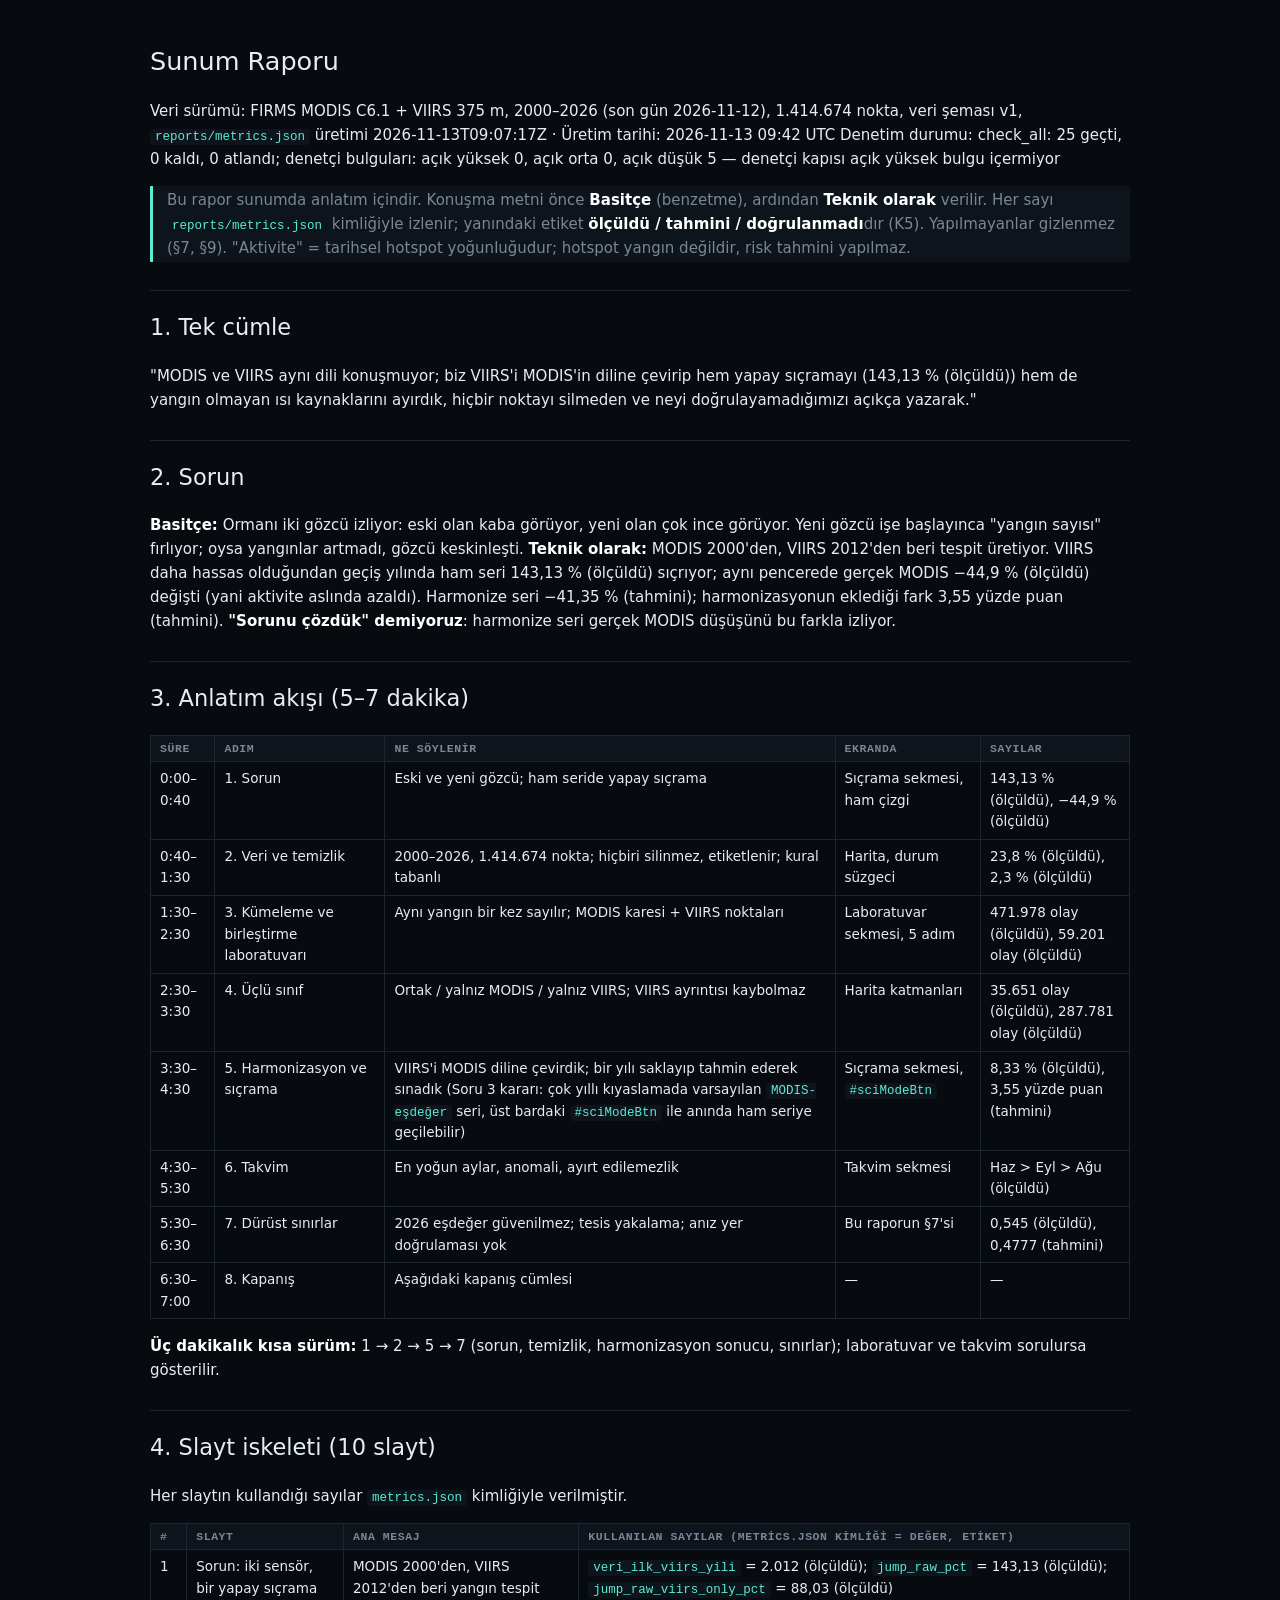
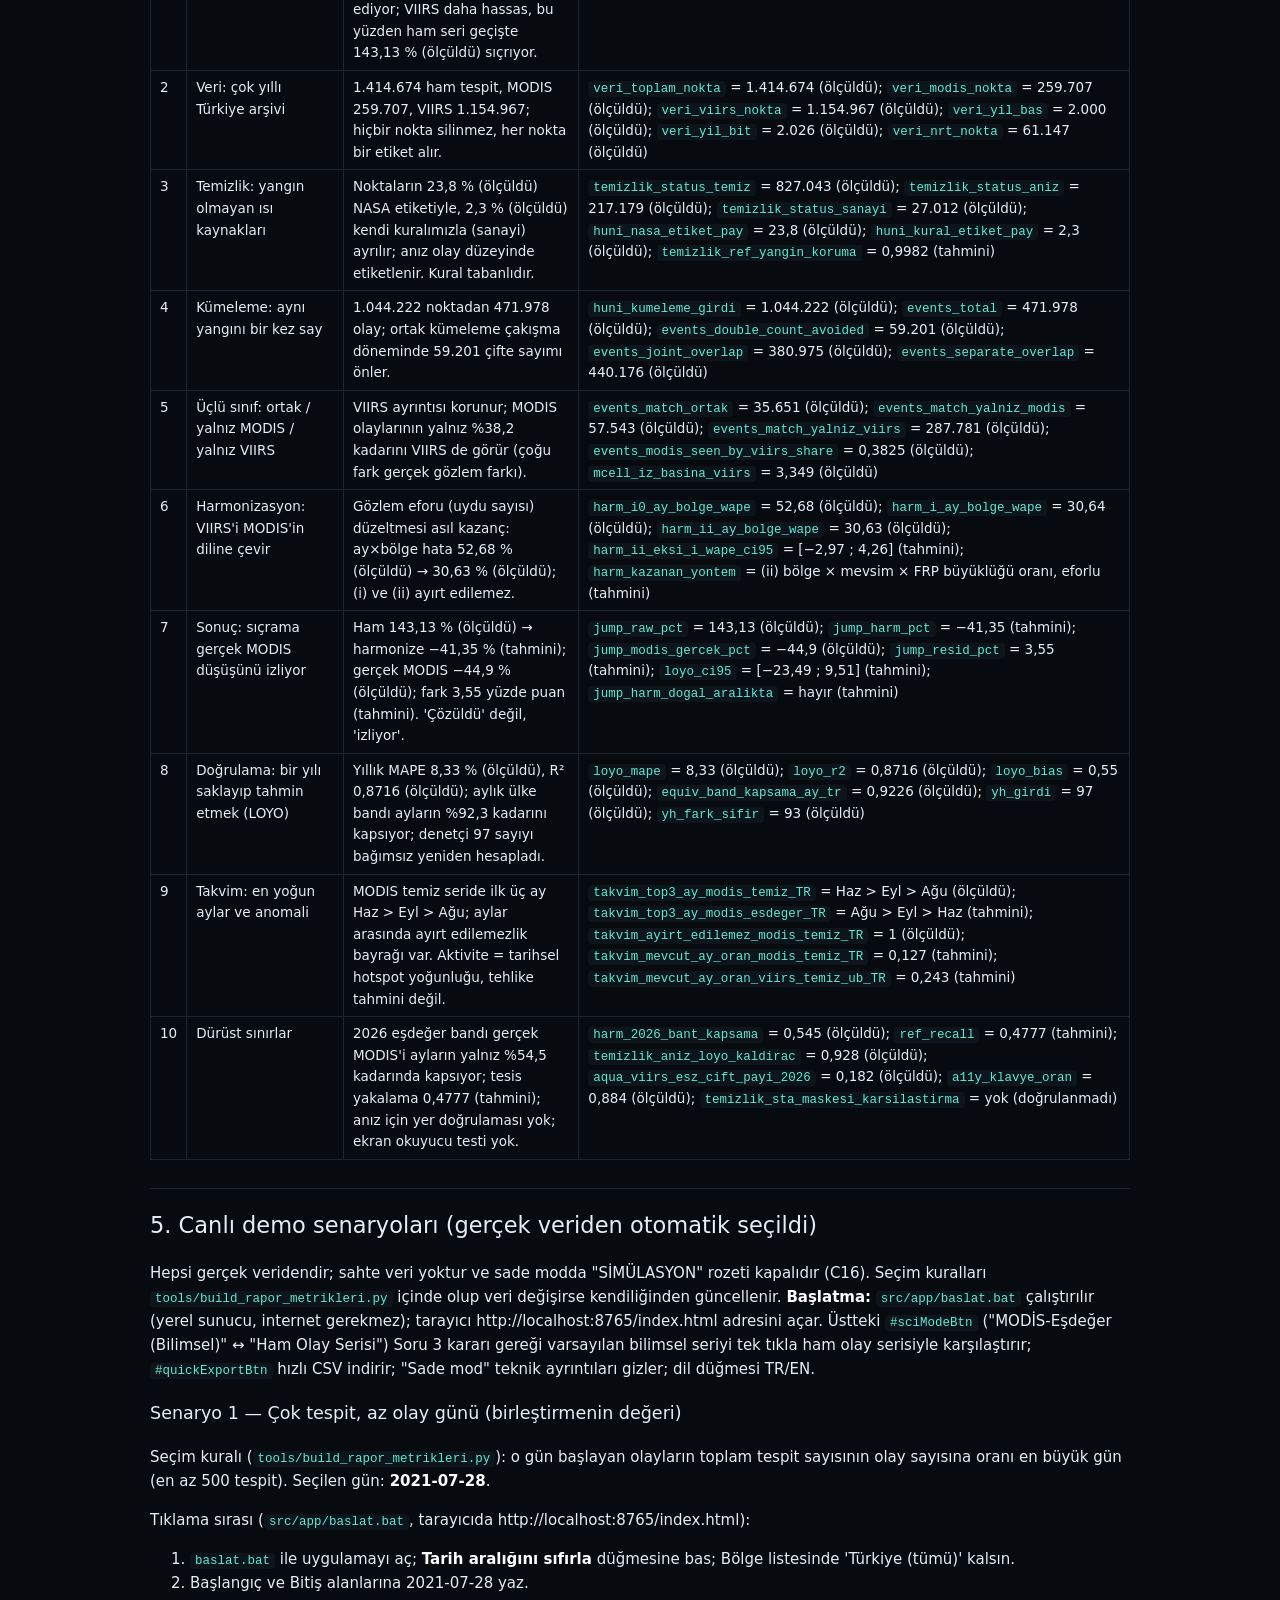
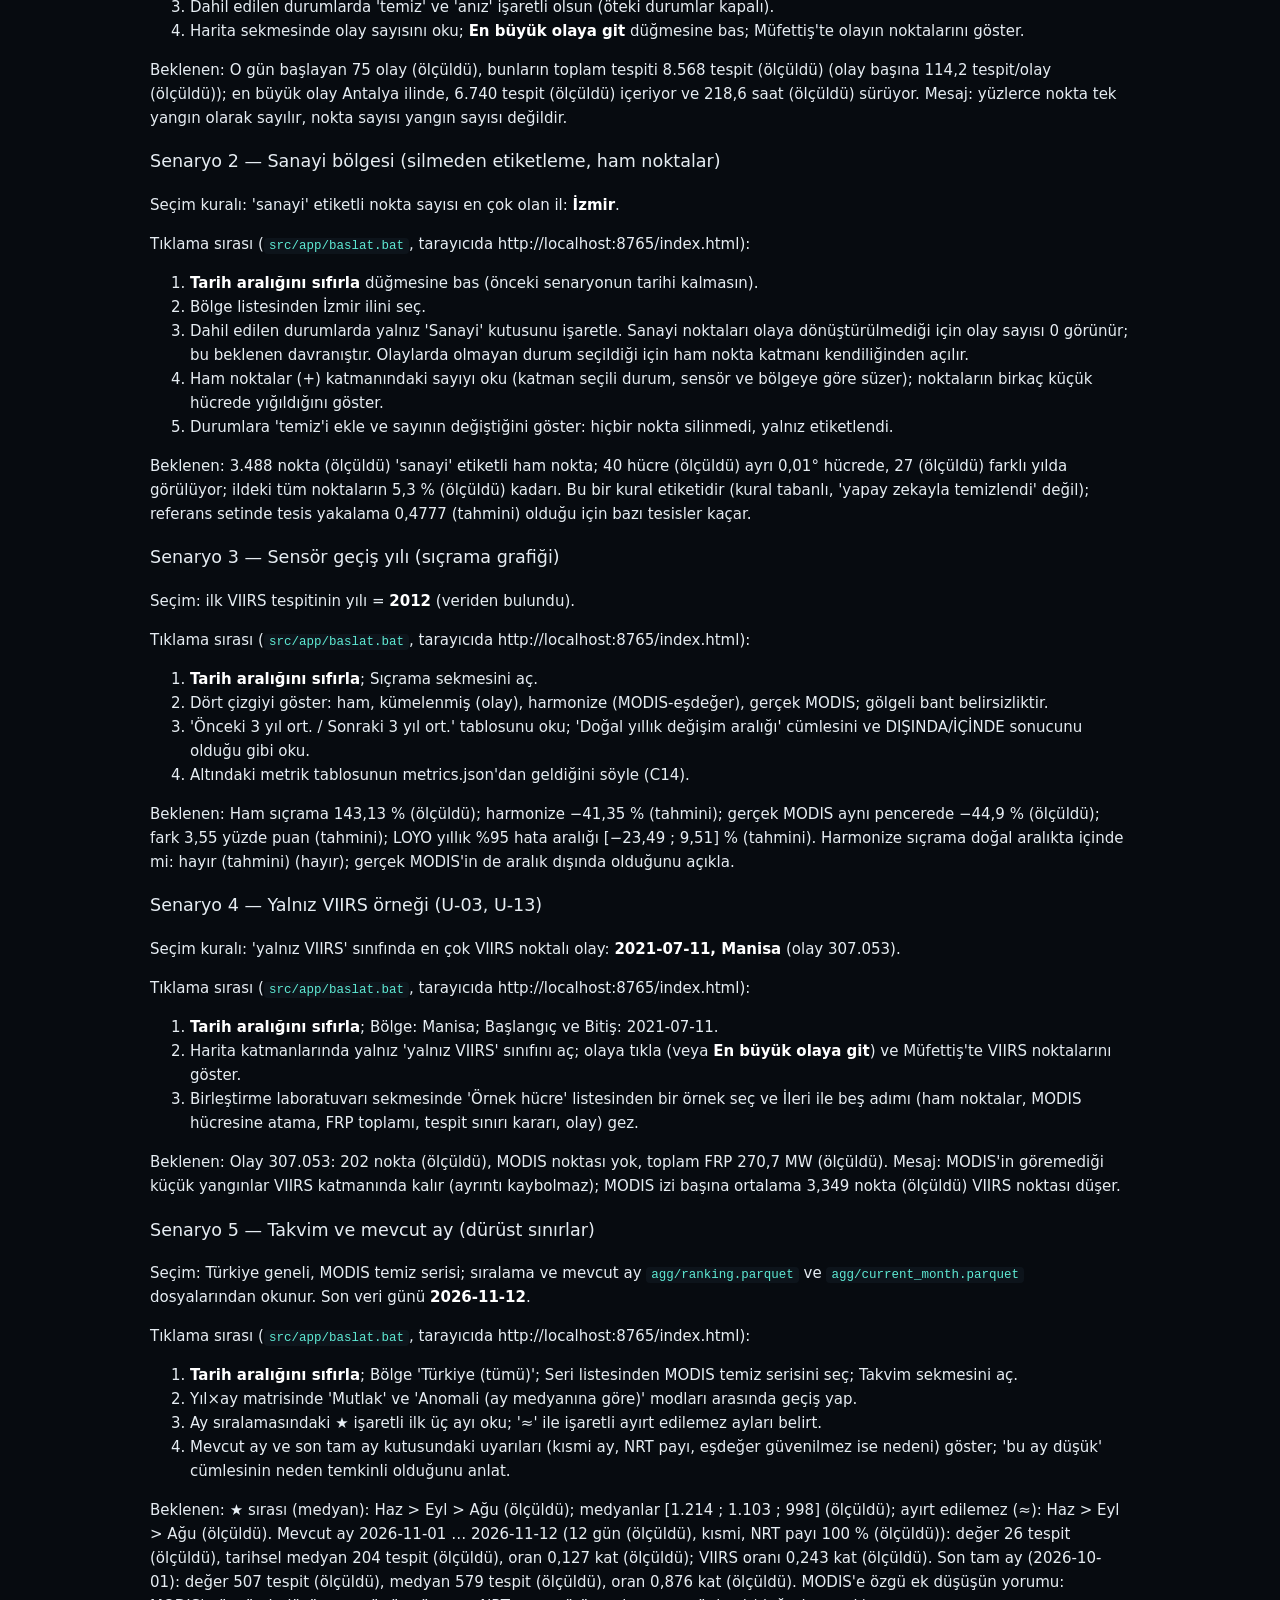
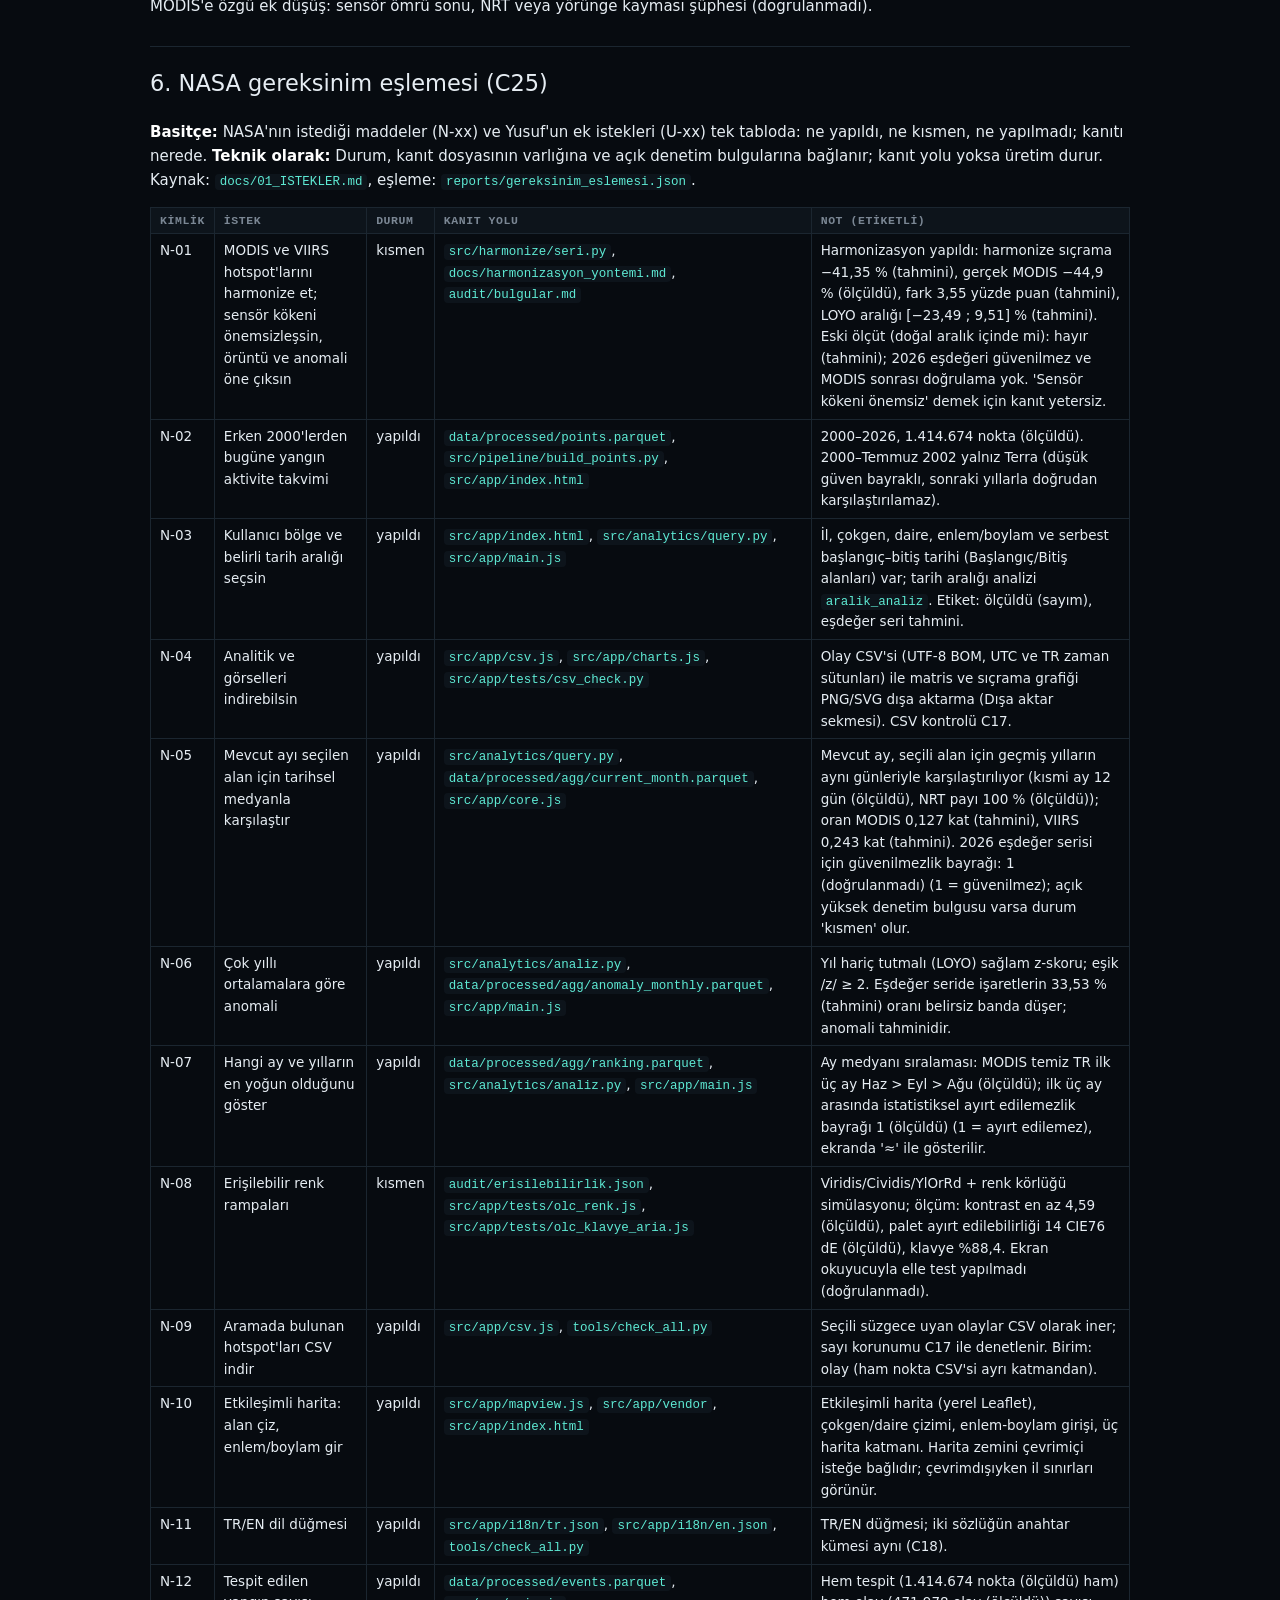
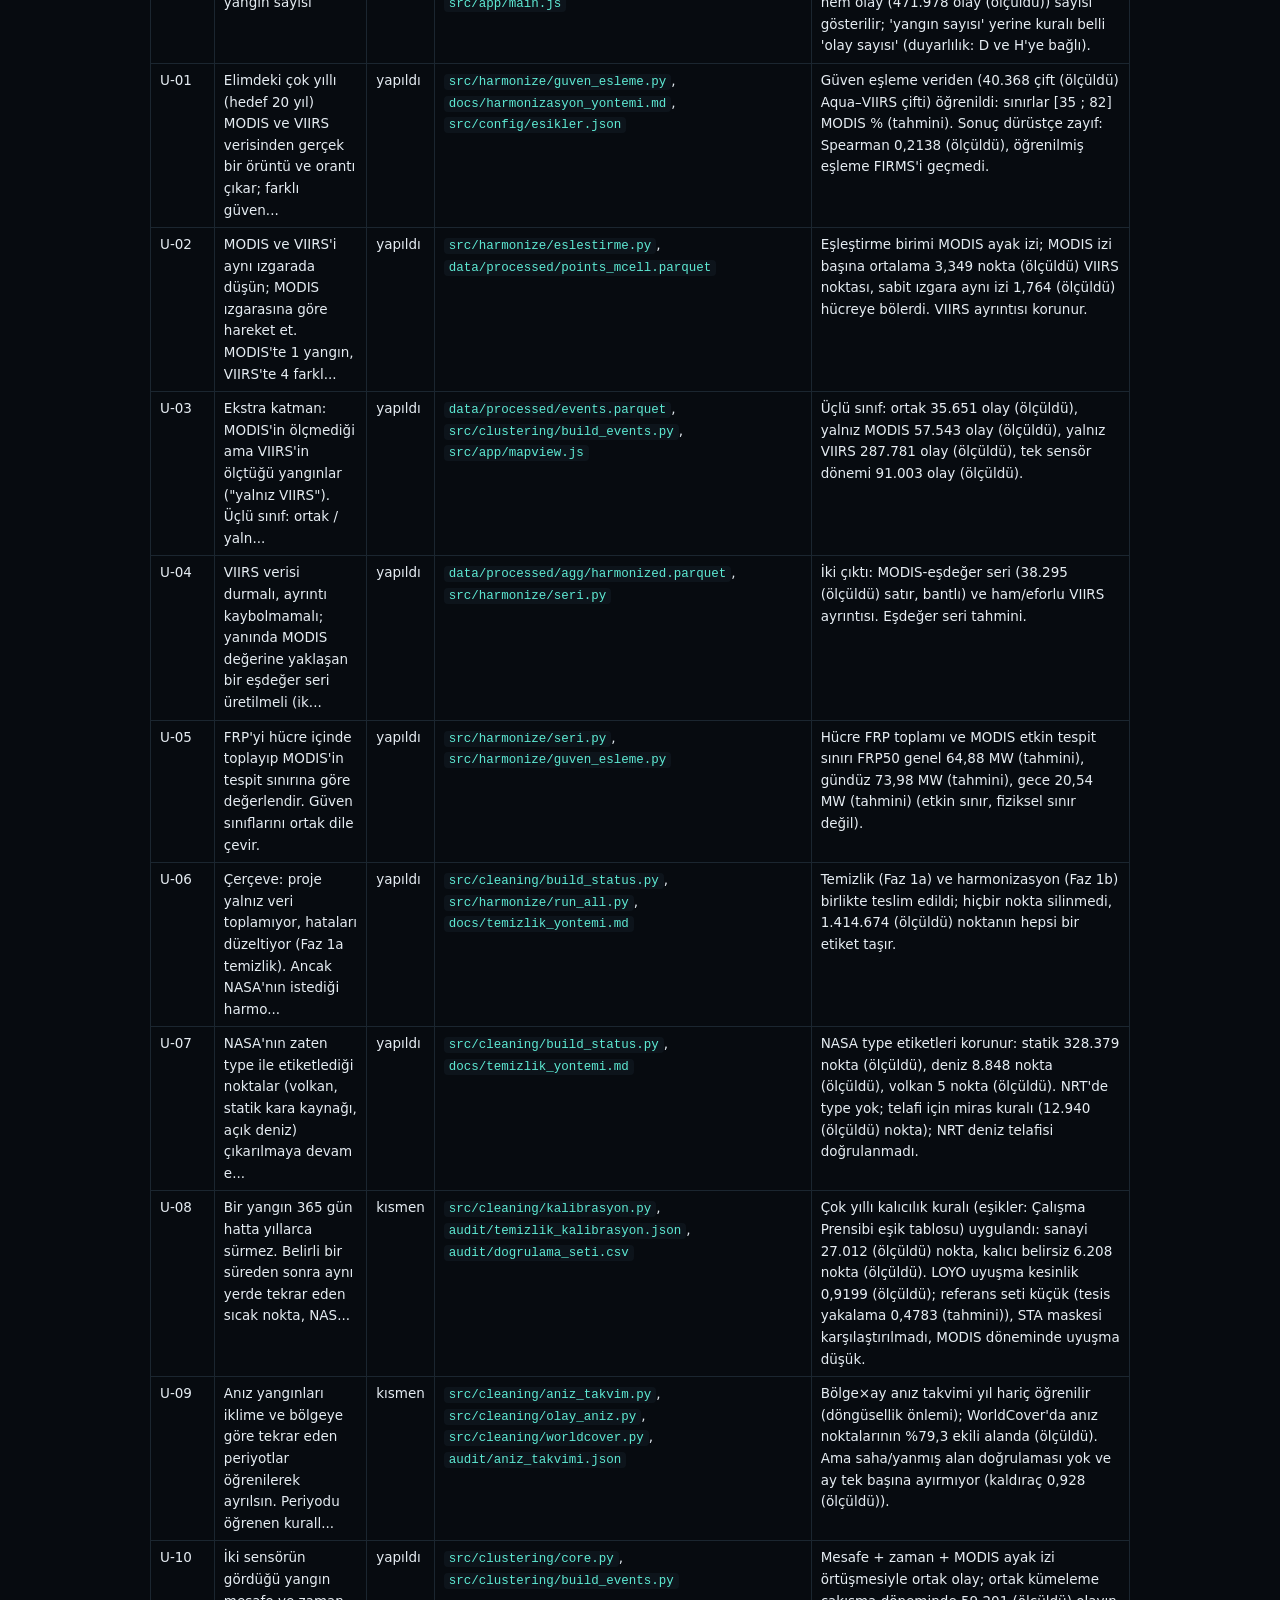
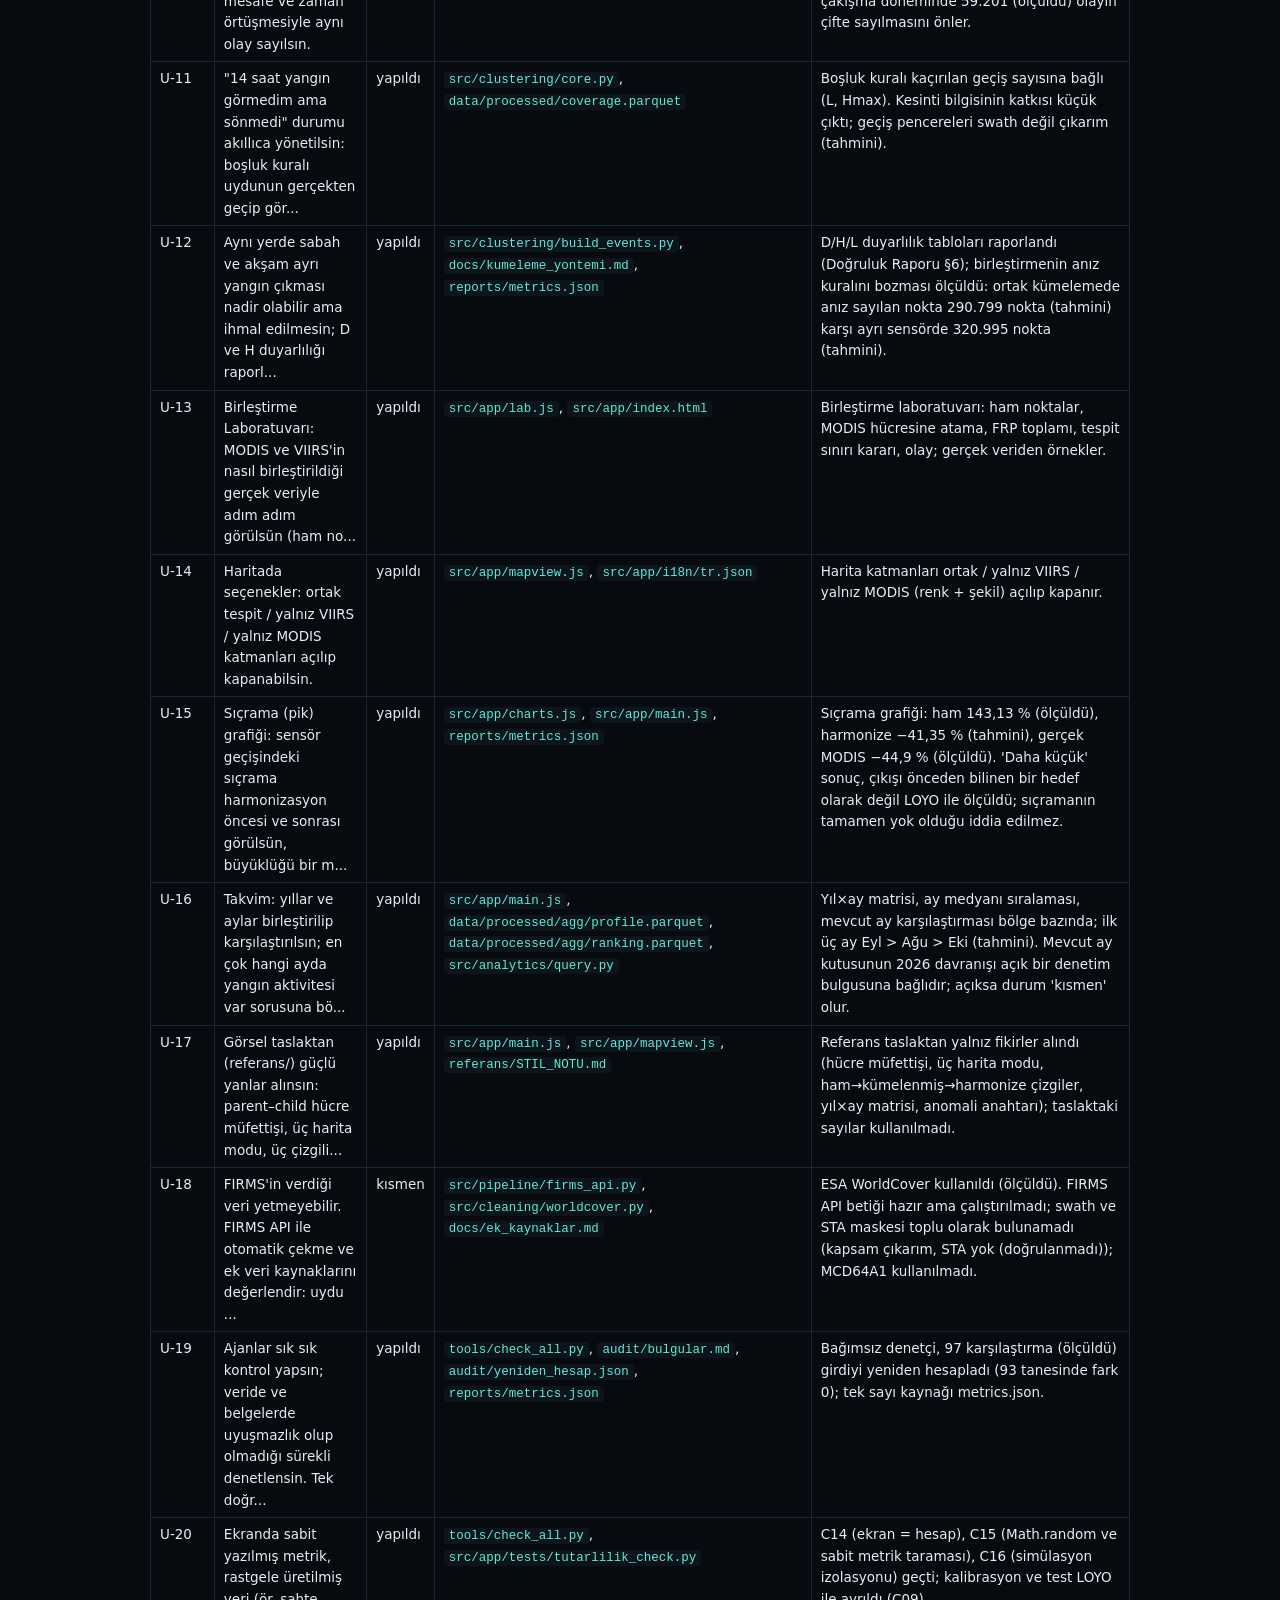
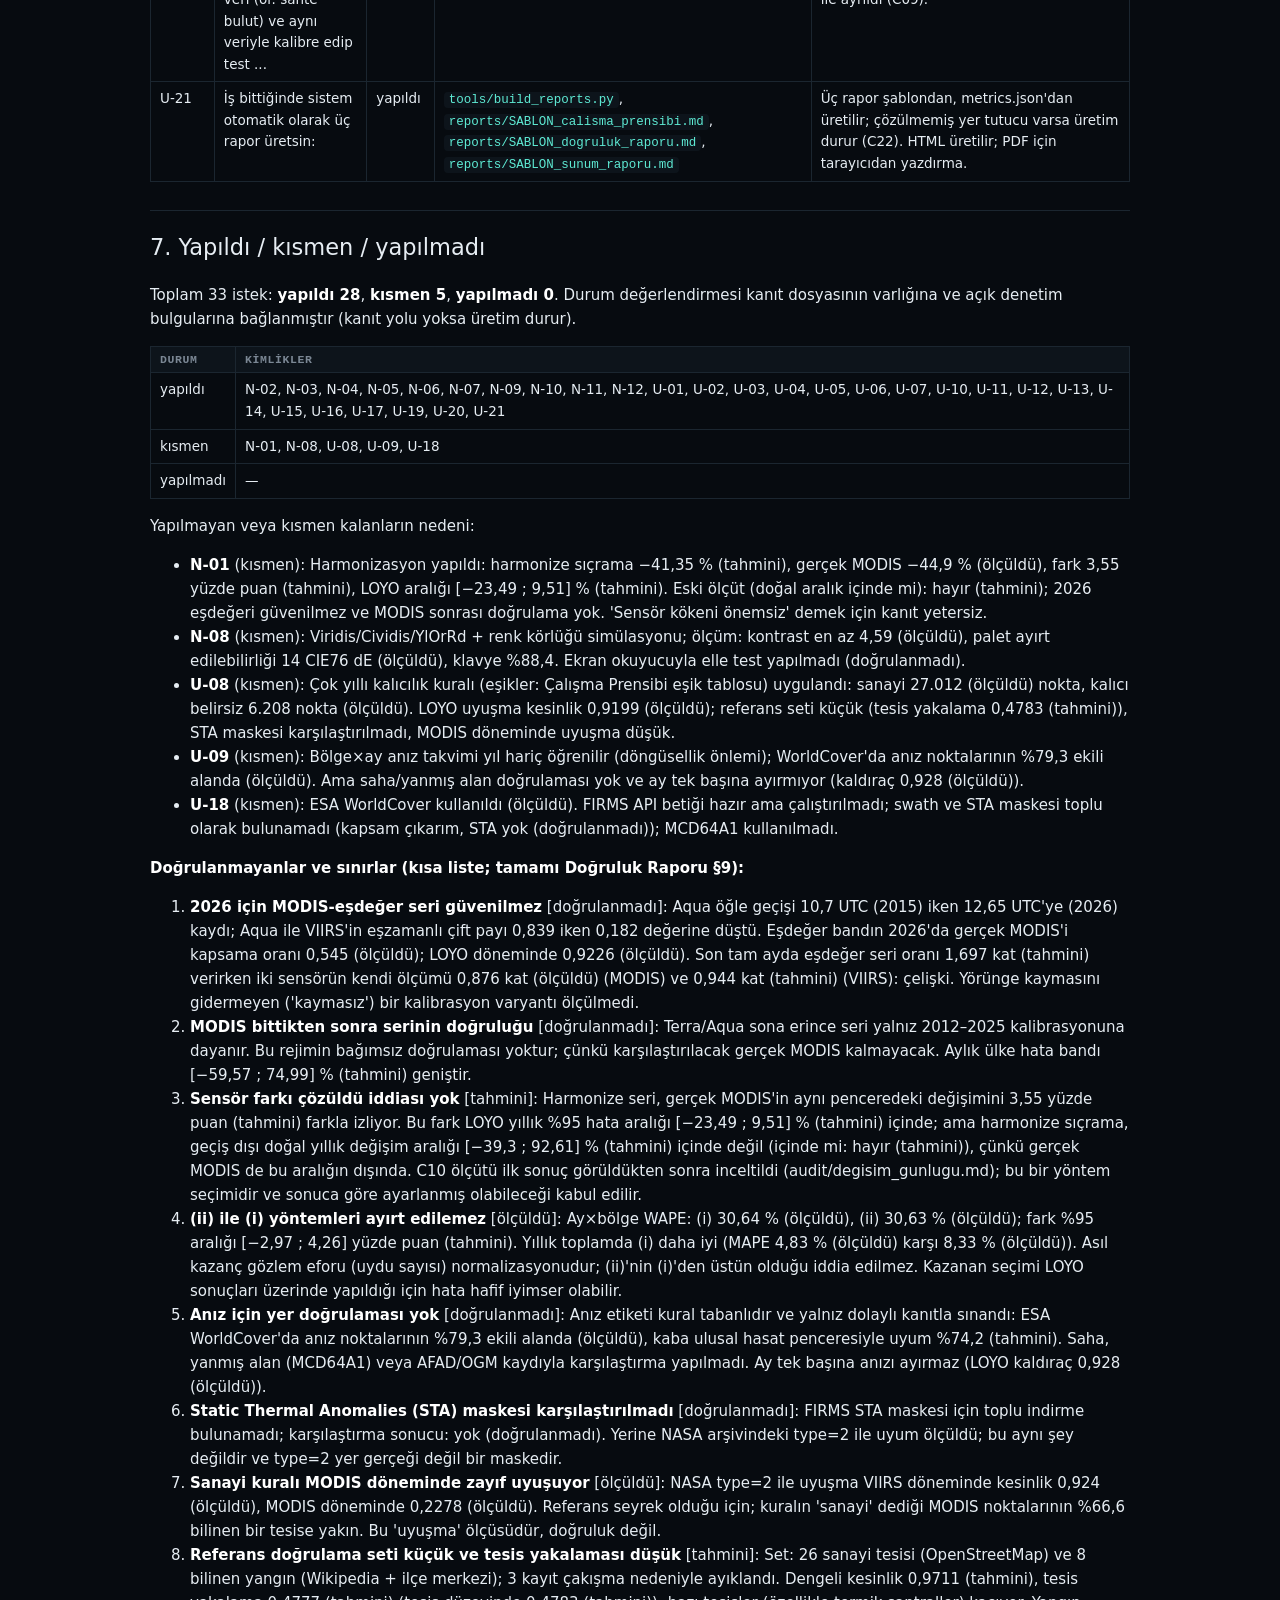
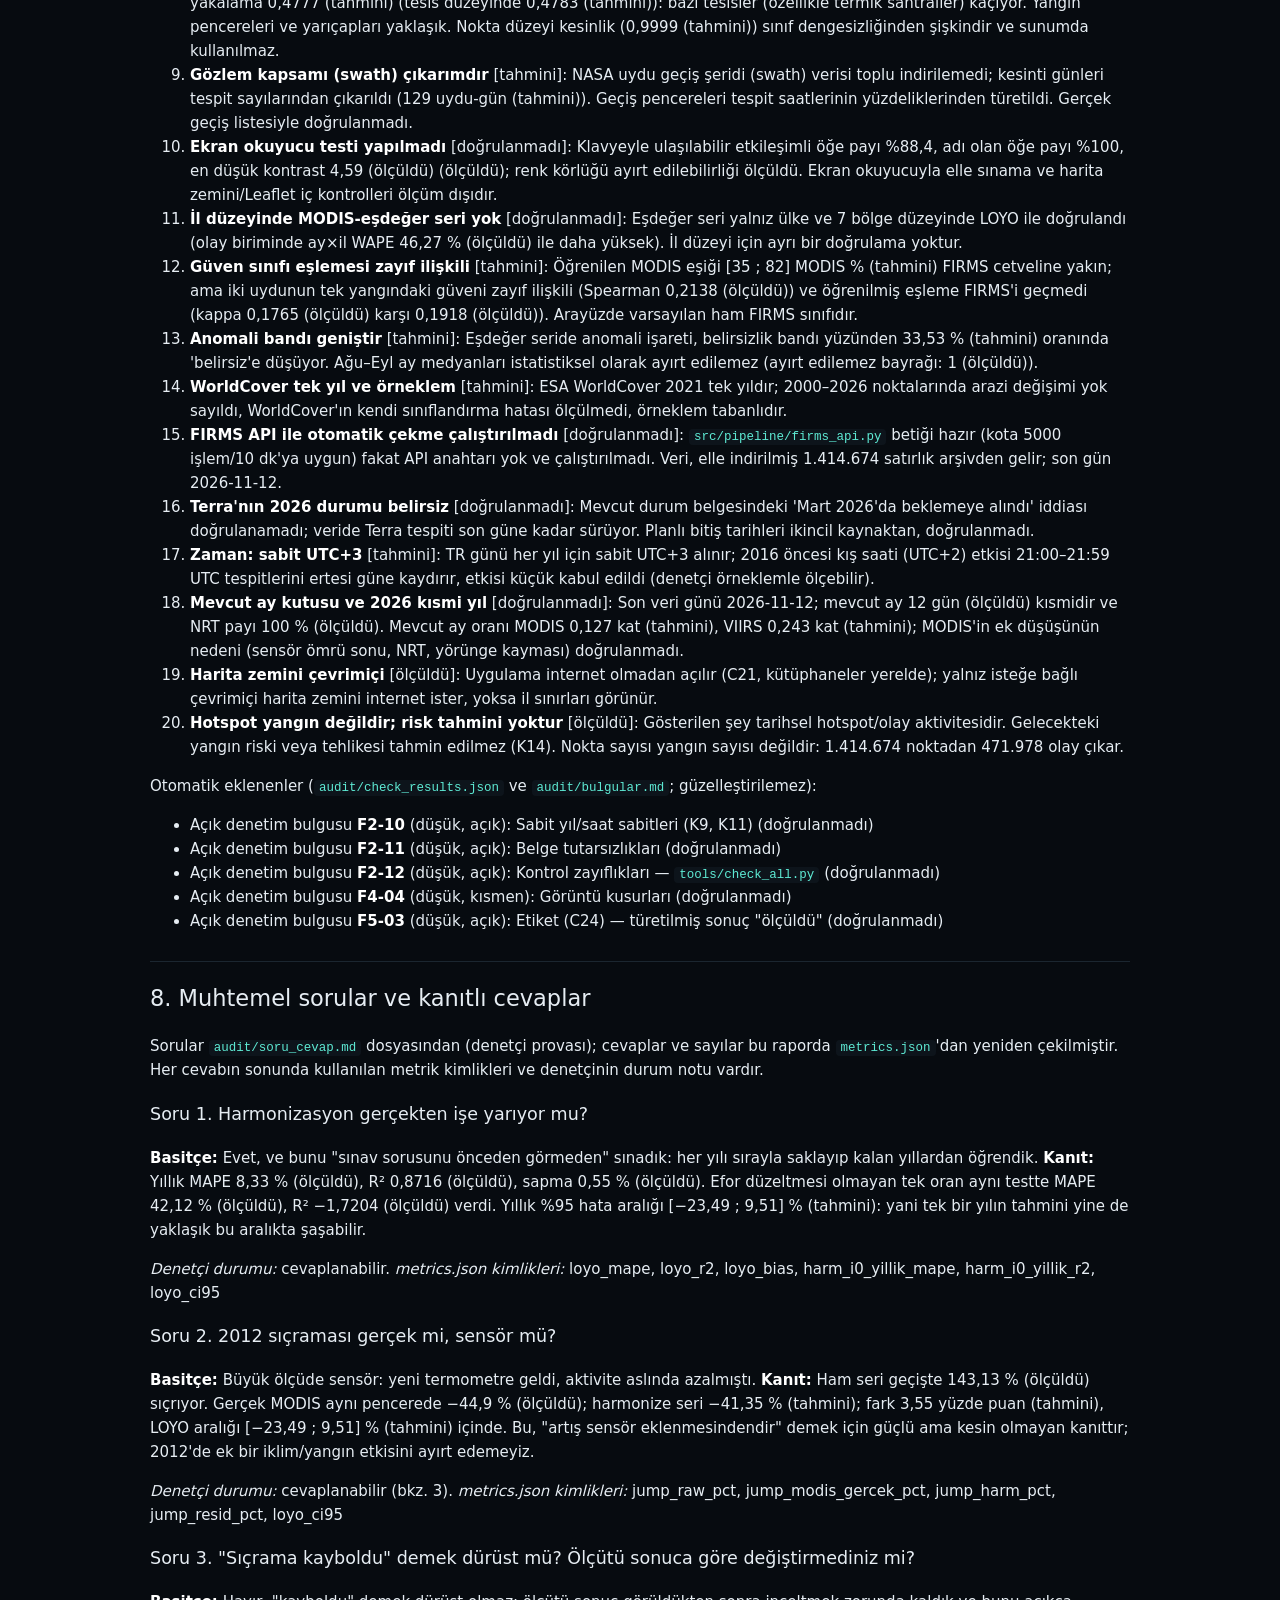
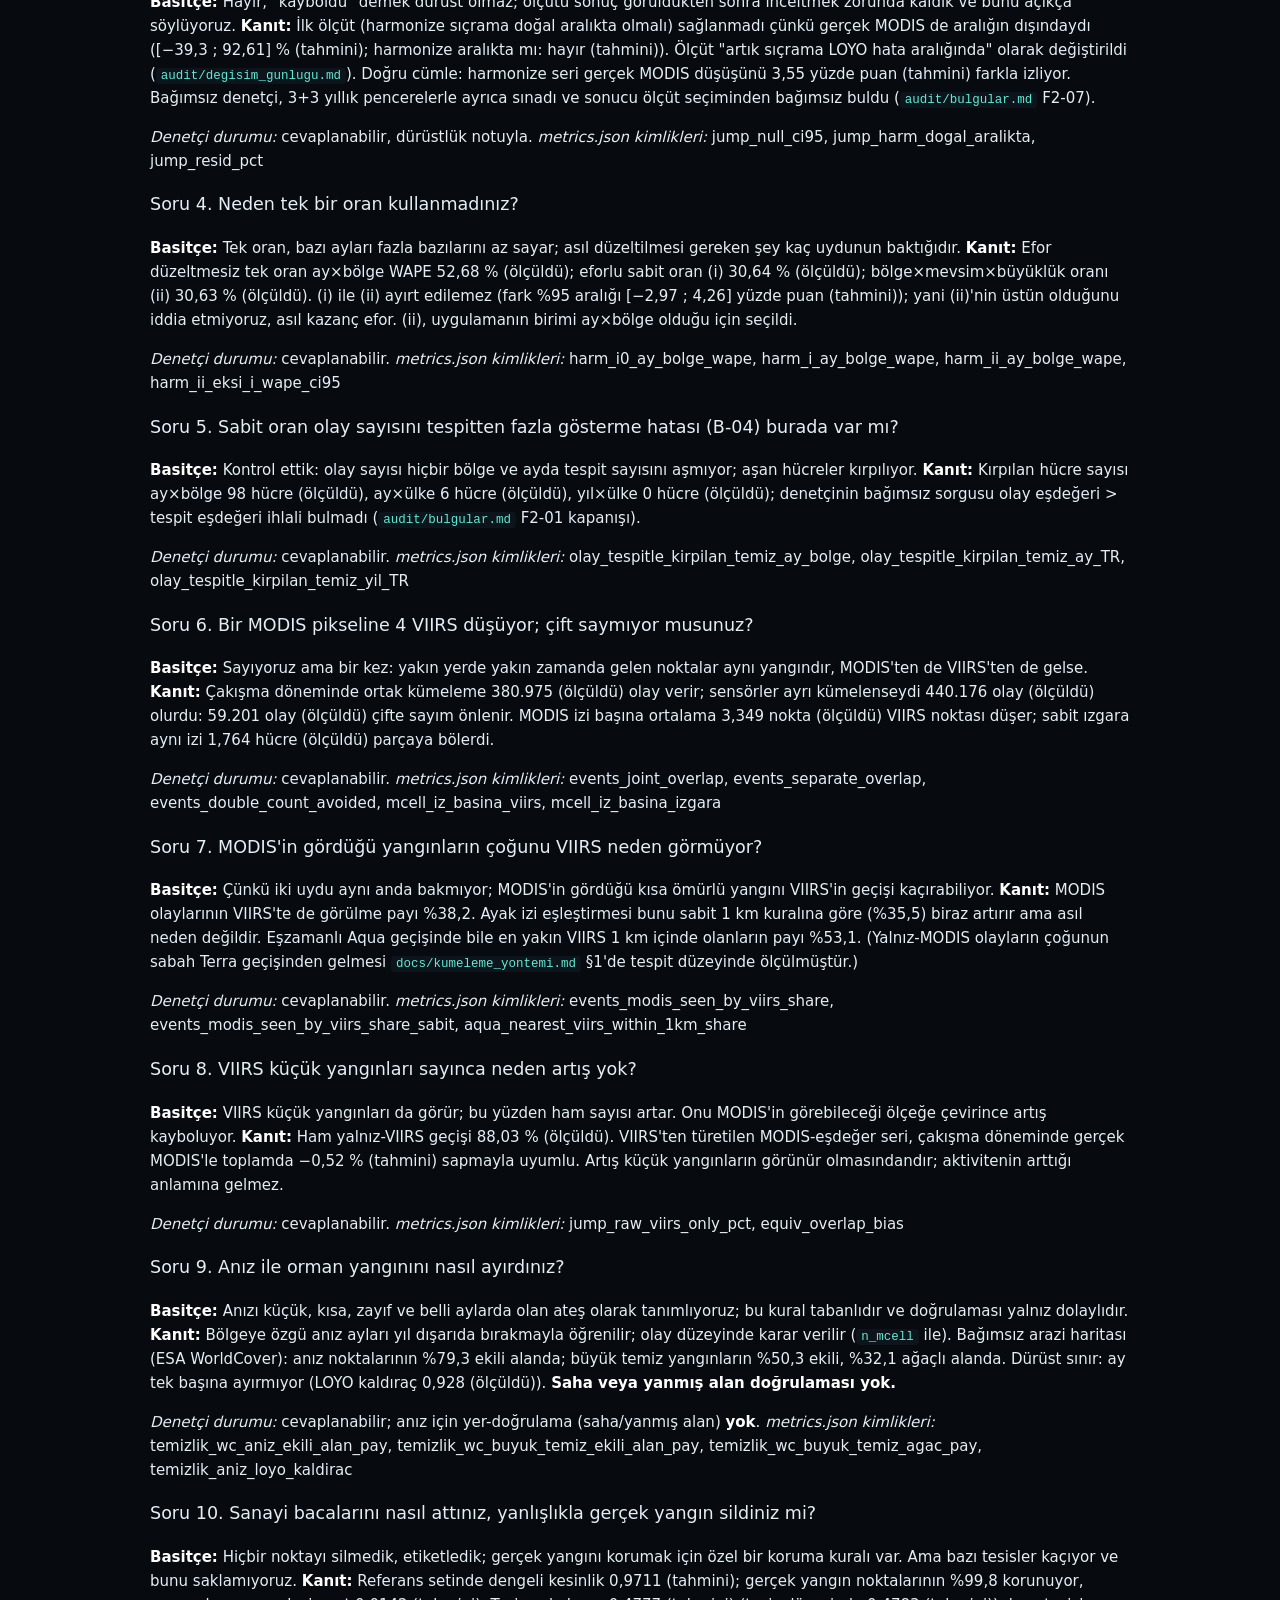
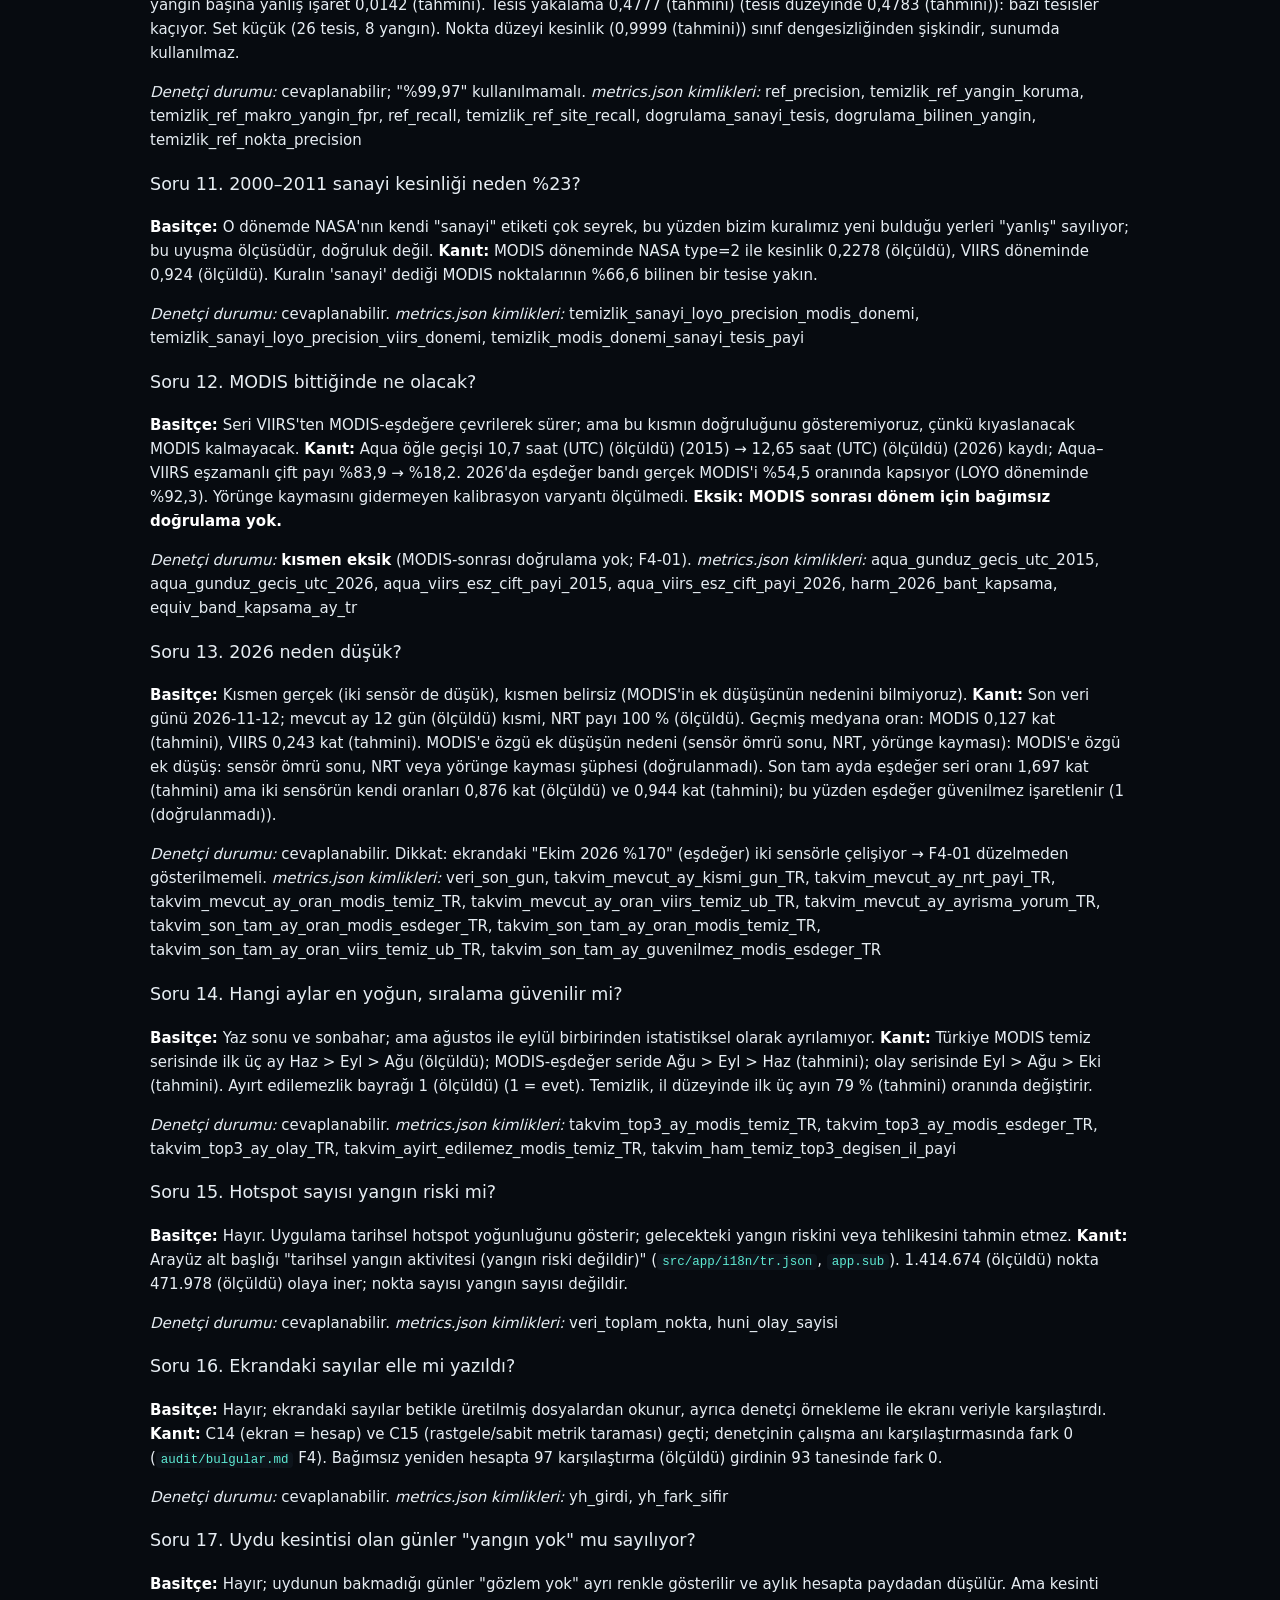
<file: kaynak_kod/reports/sunum_raporu.html>
<!doctype html><html lang="tr"><head><meta charset="utf-8"><meta name="viewport" content="width=device-width,initial-scale=1"><title>sunum_raporu</title><style>:root{--bg:#070b10;--card:#0d141b;--line:#1b2630;--tx:#e6edf3;--dim:#7b8794;--ac:#5eead4}
body{background:var(--bg);color:var(--tx);font:15px/1.6 Inter,system-ui,sans-serif;margin:0}
main{max-width:980px;margin:0 auto;padding:24px 16px}
h1,h2,h3{font-weight:500}h2{border-top:1px solid var(--line);padding-top:18px;margin-top:28px}
h1{font-size:1.7em}code{font:12.5px ui-monospace,monospace;background:var(--card);padding:1px 5px;border-radius:4px;color:var(--ac)}
table{border-collapse:collapse;width:100%;margin:12px 0;display:block;overflow-x:auto}
th,td{border:1px solid var(--line);padding:6px 9px;text-align:left;vertical-align:top;font-size:13.5px}
th{background:var(--card);color:var(--dim);font:600 11.5px ui-monospace,monospace;text-transform:uppercase;letter-spacing:.05em}
blockquote{border-left:3px solid var(--ac);margin:12px 0;padding:2px 14px;color:var(--dim);background:var(--card)}
strong{color:#fff}
@media print{:root{--bg:#fff;--card:#f3f5f7;--line:#c9d1d9;--tx:#111;--dim:#444;--ac:#0b6b5f}strong{color:#000}}
</style></head><body><main><h1>Sunum Raporu</h1>
<p>Veri sürümü: FIRMS MODIS C6.1 + VIIRS 375 m, 2000–2026 (son gün 2026-11-12), 1.414.674 nokta, veri şeması v1, <code>reports/metrics.json</code> üretimi 2026-11-13T09:07:17Z · Üretim tarihi: 2026-11-13 09:42 UTC Denetim durumu: check_all: 25 geçti, 0 kaldı, 0 atlandı; denetçi bulguları: açık yüksek 0, açık orta 0, açık düşük 5 — denetçi kapısı açık yüksek bulgu içermiyor</p>
<blockquote>Bu rapor sunumda anlatım içindir. Konuşma metni önce <strong>Basitçe</strong> (benzetme), ardından <strong>Teknik olarak</strong> verilir. Her sayı <code>reports/metrics.json</code> kimliğiyle izlenir; yanındaki etiket <strong>ölçüldü / tahmini / doğrulanmadı</strong>dır (K5). Yapılmayanlar gizlenmez (§7, §9). "Aktivite" = tarihsel hotspot yoğunluğudur; hotspot yangın değildir, risk tahmini yapılmaz.</blockquote>
<h2>1. Tek cümle</h2>
<p>"MODIS ve VIIRS aynı dili konuşmuyor; biz VIIRS'i MODIS'in diline çevirip hem yapay sıçramayı (143,13 % (ölçüldü)) hem de yangın olmayan ısı kaynaklarını ayırdık, hiçbir noktayı silmeden ve neyi doğrulayamadığımızı açıkça yazarak."</p>
<h2>2. Sorun</h2>
<p><strong>Basitçe:</strong> Ormanı iki gözcü izliyor: eski olan kaba görüyor, yeni olan çok ince görüyor. Yeni gözcü işe başlayınca "yangın sayısı" fırlıyor; oysa yangınlar artmadı, gözcü keskinleşti. <strong>Teknik olarak:</strong> MODIS 2000'den, VIIRS 2012'den beri tespit üretiyor. VIIRS daha hassas olduğundan geçiş yılında ham seri 143,13 % (ölçüldü) sıçrıyor; aynı pencerede gerçek MODIS −44,9 % (ölçüldü) değişti (yani aktivite aslında azaldı). Harmonize seri −41,35 % (tahmini); harmonizasyonun eklediği fark 3,55 yüzde puan (tahmini). <strong>"Sorunu çözdük" demiyoruz</strong>: harmonize seri gerçek MODIS düşüşünü bu farkla izliyor.</p>
<h2>3. Anlatım akışı (5–7 dakika)</h2>
<table><thead><tr><th>Süre</th><th>Adım</th><th>Ne söylenir</th><th>Ekranda</th><th>Sayılar</th></tr></thead><tbody>
<tr><td>0:00–0:40</td><td>1. Sorun</td><td>Eski ve yeni gözcü; ham seride yapay sıçrama</td><td>Sıçrama sekmesi, ham çizgi</td><td>143,13 % (ölçüldü), −44,9 % (ölçüldü)</td></tr>
<tr><td>0:40–1:30</td><td>2. Veri ve temizlik</td><td>2000–2026, 1.414.674 nokta; hiçbiri silinmez, etiketlenir; kural tabanlı</td><td>Harita, durum süzgeci</td><td>23,8 % (ölçüldü), 2,3 % (ölçüldü)</td></tr>
<tr><td>1:30–2:30</td><td>3. Kümeleme ve birleştirme laboratuvarı</td><td>Aynı yangın bir kez sayılır; MODIS karesi + VIIRS noktaları</td><td>Laboratuvar sekmesi, 5 adım</td><td>471.978 olay (ölçüldü), 59.201 olay (ölçüldü)</td></tr>
<tr><td>2:30–3:30</td><td>4. Üçlü sınıf</td><td>Ortak / yalnız MODIS / yalnız VIIRS; VIIRS ayrıntısı kaybolmaz</td><td>Harita katmanları</td><td>35.651 olay (ölçüldü), 287.781 olay (ölçüldü)</td></tr>
<tr><td>3:30–4:30</td><td>5. Harmonizasyon ve sıçrama</td><td>VIIRS'i MODIS diline çevirdik; bir yılı saklayıp tahmin ederek sınadık (Soru 3 kararı: çok yıllı kıyaslamada varsayılan <code>MODIS-eşdeğer</code> seri, üst bardaki <code>#sciModeBtn</code> ile anında ham seriye geçilebilir)</td><td>Sıçrama sekmesi, <code>#sciModeBtn</code></td><td>8,33 % (ölçüldü), 3,55 yüzde puan (tahmini)</td></tr>
<tr><td>4:30–5:30</td><td>6. Takvim</td><td>En yoğun aylar, anomali, ayırt edilemezlik</td><td>Takvim sekmesi</td><td>Haz &gt; Eyl &gt; Ağu (ölçüldü)</td></tr>
<tr><td>5:30–6:30</td><td>7. Dürüst sınırlar</td><td>2026 eşdeğer güvenilmez; tesis yakalama; anız yer doğrulaması yok</td><td>Bu raporun §7'si</td><td>0,545 (ölçüldü), 0,4777 (tahmini)</td></tr>
<tr><td>6:30–7:00</td><td>8. Kapanış</td><td>Aşağıdaki kapanış cümlesi</td><td>—</td><td>—</td></tr>
</tbody></table>
<p><strong>Üç dakikalık kısa sürüm:</strong> 1 → 2 → 5 → 7 (sorun, temizlik, harmonizasyon sonucu, sınırlar); laboratuvar ve takvim sorulursa gösterilir.</p>
<h2>4. Slayt iskeleti (10 slayt)</h2>
<p>Her slaytın kullandığı sayılar <code>metrics.json</code> kimliğiyle verilmiştir.</p>
<table><thead><tr><th>#</th><th>Slayt</th><th>Ana mesaj</th><th>Kullanılan sayılar (metrics.json kimliği = değer, etiket)</th></tr></thead><tbody>
<tr><td>1</td><td>Sorun: iki sensör, bir yapay sıçrama</td><td>MODIS 2000'den, VIIRS 2012'den beri yangın tespit ediyor; VIIRS daha hassas, bu yüzden ham seri geçişte 143,13 % (ölçüldü) sıçrıyor.</td><td><code>veri_ilk_viirs_yili</code> = 2.012 (ölçüldü); <code>jump_raw_pct</code> = 143,13 (ölçüldü); <code>jump_raw_viirs_only_pct</code> = 88,03 (ölçüldü)</td></tr>
<tr><td>2</td><td>Veri: çok yıllı Türkiye arşivi</td><td>1.414.674 ham tespit, MODIS 259.707, VIIRS 1.154.967; hiçbir nokta silinmez, her nokta bir etiket alır.</td><td><code>veri_toplam_nokta</code> = 1.414.674 (ölçüldü); <code>veri_modis_nokta</code> = 259.707 (ölçüldü); <code>veri_viirs_nokta</code> = 1.154.967 (ölçüldü); <code>veri_yil_bas</code> = 2.000 (ölçüldü); <code>veri_yil_bit</code> = 2.026 (ölçüldü); <code>veri_nrt_nokta</code> = 61.147 (ölçüldü)</td></tr>
<tr><td>3</td><td>Temizlik: yangın olmayan ısı kaynakları</td><td>Noktaların 23,8 % (ölçüldü) NASA etiketiyle, 2,3 % (ölçüldü) kendi kuralımızla (sanayi) ayrılır; anız olay düzeyinde etiketlenir. Kural tabanlıdır.</td><td><code>temizlik_status_temiz</code> = 827.043 (ölçüldü); <code>temizlik_status_aniz</code> = 217.179 (ölçüldü); <code>temizlik_status_sanayi</code> = 27.012 (ölçüldü); <code>huni_nasa_etiket_pay</code> = 23,8 (ölçüldü); <code>huni_kural_etiket_pay</code> = 2,3 (ölçüldü); <code>temizlik_ref_yangin_koruma</code> = 0,9982 (tahmini)</td></tr>
<tr><td>4</td><td>Kümeleme: aynı yangını bir kez say</td><td>1.044.222 noktadan 471.978 olay; ortak kümeleme çakışma döneminde 59.201 çifte sayımı önler.</td><td><code>huni_kumeleme_girdi</code> = 1.044.222 (ölçüldü); <code>events_total</code> = 471.978 (ölçüldü); <code>events_double_count_avoided</code> = 59.201 (ölçüldü); <code>events_joint_overlap</code> = 380.975 (ölçüldü); <code>events_separate_overlap</code> = 440.176 (ölçüldü)</td></tr>
<tr><td>5</td><td>Üçlü sınıf: ortak / yalnız MODIS / yalnız VIIRS</td><td>VIIRS ayrıntısı korunur; MODIS olaylarının yalnız %38,2 kadarını VIIRS de görür (çoğu fark gerçek gözlem farkı).</td><td><code>events_match_ortak</code> = 35.651 (ölçüldü); <code>events_match_yalniz_modis</code> = 57.543 (ölçüldü); <code>events_match_yalniz_viirs</code> = 287.781 (ölçüldü); <code>events_modis_seen_by_viirs_share</code> = 0,3825 (ölçüldü); <code>mcell_iz_basina_viirs</code> = 3,349 (ölçüldü)</td></tr>
<tr><td>6</td><td>Harmonizasyon: VIIRS'i MODIS'in diline çevir</td><td>Gözlem eforu (uydu sayısı) düzeltmesi asıl kazanç: ay×bölge hata 52,68 % (ölçüldü) → 30,63 % (ölçüldü); (i) ve (ii) ayırt edilemez.</td><td><code>harm_i0_ay_bolge_wape</code> = 52,68 (ölçüldü); <code>harm_i_ay_bolge_wape</code> = 30,64 (ölçüldü); <code>harm_ii_ay_bolge_wape</code> = 30,63 (ölçüldü); <code>harm_ii_eksi_i_wape_ci95</code> = [−2,97 ; 4,26] (tahmini); <code>harm_kazanan_yontem</code> = (ii) bölge × mevsim × FRP büyüklüğü oranı, eforlu (tahmini)</td></tr>
<tr><td>7</td><td>Sonuç: sıçrama gerçek MODIS düşüşünü izliyor</td><td>Ham 143,13 % (ölçüldü) → harmonize −41,35 % (tahmini); gerçek MODIS −44,9 % (ölçüldü); fark 3,55 yüzde puan (tahmini). 'Çözüldü' değil, 'izliyor'.</td><td><code>jump_raw_pct</code> = 143,13 (ölçüldü); <code>jump_harm_pct</code> = −41,35 (tahmini); <code>jump_modis_gercek_pct</code> = −44,9 (ölçüldü); <code>jump_resid_pct</code> = 3,55 (tahmini); <code>loyo_ci95</code> = [−23,49 ; 9,51] (tahmini); <code>jump_harm_dogal_aralikta</code> = hayır (tahmini)</td></tr>
<tr><td>8</td><td>Doğrulama: bir yılı saklayıp tahmin etmek (LOYO)</td><td>Yıllık MAPE 8,33 % (ölçüldü), R² 0,8716 (ölçüldü); aylık ülke bandı ayların %92,3 kadarını kapsıyor; denetçi 97 sayıyı bağımsız yeniden hesapladı.</td><td><code>loyo_mape</code> = 8,33 (ölçüldü); <code>loyo_r2</code> = 0,8716 (ölçüldü); <code>loyo_bias</code> = 0,55 (ölçüldü); <code>equiv_band_kapsama_ay_tr</code> = 0,9226 (ölçüldü); <code>yh_girdi</code> = 97 (ölçüldü); <code>yh_fark_sifir</code> = 93 (ölçüldü)</td></tr>
<tr><td>9</td><td>Takvim: en yoğun aylar ve anomali</td><td>MODIS temiz seride ilk üç ay Haz &gt; Eyl &gt; Ağu; aylar arasında ayırt edilemezlik bayrağı var. Aktivite = tarihsel hotspot yoğunluğu, tehlike tahmini değil.</td><td><code>takvim_top3_ay_modis_temiz_TR</code> = Haz &gt; Eyl &gt; Ağu (ölçüldü); <code>takvim_top3_ay_modis_esdeger_TR</code> = Ağu &gt; Eyl &gt; Haz (tahmini); <code>takvim_ayirt_edilemez_modis_temiz_TR</code> = 1 (ölçüldü); <code>takvim_mevcut_ay_oran_modis_temiz_TR</code> = 0,127 (tahmini); <code>takvim_mevcut_ay_oran_viirs_temiz_ub_TR</code> = 0,243 (tahmini)</td></tr>
<tr><td>10</td><td>Dürüst sınırlar</td><td>2026 eşdeğer bandı gerçek MODIS'i ayların yalnız %54,5 kadarında kapsıyor; tesis yakalama 0,4777 (tahmini); anız için yer doğrulaması yok; ekran okuyucu testi yok.</td><td><code>harm_2026_bant_kapsama</code> = 0,545 (ölçüldü); <code>ref_recall</code> = 0,4777 (tahmini); <code>temizlik_aniz_loyo_kaldirac</code> = 0,928 (ölçüldü); <code>aqua_viirs_esz_cift_payi_2026</code> = 0,182 (ölçüldü); <code>a11y_klavye_oran</code> = 0,884 (ölçüldü); <code>temizlik_sta_maskesi_karsilastirma</code> = yok (doğrulanmadı)</td></tr>
</tbody></table>
<h2>5. Canlı demo senaryoları (gerçek veriden otomatik seçildi)</h2>
<p>Hepsi gerçek veridendir; sahte veri yoktur ve sade modda "SİMÜLASYON" rozeti kapalıdır (C16). Seçim kuralları <code>tools/build_rapor_metrikleri.py</code> içinde olup veri değişirse kendiliğinden güncellenir. <strong>Başlatma:</strong> <code>src/app/baslat.bat</code> çalıştırılır (yerel sunucu, internet gerekmez); tarayıcı http://localhost:8765/index.html adresini açar. Üstteki <code>#sciModeBtn</code> ("MODİS-Eşdeğer (Bilimsel)" ↔ "Ham Olay Serisi") Soru 3 kararı gereği varsayılan bilimsel seriyi tek tıkla ham olay serisiyle karşılaştırır; <code>#quickExportBtn</code> hızlı CSV indirir; "Sade mod" teknik ayrıntıları gizler; dil düğmesi TR/EN.</p>
<h3>Senaryo 1 — Çok tespit, az olay günü (birleştirmenin değeri)</h3>
<p>Seçim kuralı (<code>tools/build_rapor_metrikleri.py</code>): o gün başlayan olayların toplam tespit sayısının olay sayısına oranı en büyük gün (en az 500 tespit). Seçilen gün: <strong>2021-07-28</strong>.</p>
<p>Tıklama sırası (<code>src/app/baslat.bat</code>, tarayıcıda http://localhost:8765/index.html):</p>
<ol>
<li><code>baslat.bat</code> ile uygulamayı aç; <strong>Tarih aralığını sıfırla</strong> düğmesine bas; Bölge listesinde 'Türkiye (tümü)' kalsın.</li>
<li>Başlangıç ve Bitiş alanlarına 2021-07-28 yaz.</li>
<li>Dahil edilen durumlarda 'temiz' ve 'anız' işaretli olsun (öteki durumlar kapalı).</li>
<li>Harita sekmesinde olay sayısını oku; <strong>En büyük olaya git</strong> düğmesine bas; Müfettiş'te olayın noktalarını göster.</li>
</ol>
<p>Beklenen: O gün başlayan 75 olay (ölçüldü), bunların toplam tespiti 8.568 tespit (ölçüldü) (olay başına 114,2 tespit/olay (ölçüldü)); en büyük olay Antalya ilinde, 6.740 tespit (ölçüldü) içeriyor ve 218,6 saat (ölçüldü) sürüyor. Mesaj: yüzlerce nokta tek yangın olarak sayılır, nokta sayısı yangın sayısı değildir.</p>
<h3>Senaryo 2 — Sanayi bölgesi (silmeden etiketleme, ham noktalar)</h3>
<p>Seçim kuralı: 'sanayi' etiketli nokta sayısı en çok olan il: <strong>İzmir</strong>.</p>
<p>Tıklama sırası (<code>src/app/baslat.bat</code>, tarayıcıda http://localhost:8765/index.html):</p>
<ol>
<li><strong>Tarih aralığını sıfırla</strong> düğmesine bas (önceki senaryonun tarihi kalmasın).</li>
<li>Bölge listesinden İzmir ilini seç.</li>
<li>Dahil edilen durumlarda yalnız 'Sanayi' kutusunu işaretle. Sanayi noktaları olaya dönüştürülmediği için olay sayısı 0 görünür; bu beklenen davranıştır. Olaylarda olmayan durum seçildiği için ham nokta katmanı kendiliğinden açılır.</li>
<li>Ham noktalar (+) katmanındaki sayıyı oku (katman seçili durum, sensör ve bölgeye göre süzer); noktaların birkaç küçük hücrede yığıldığını göster.</li>
<li>Durumlara 'temiz'i ekle ve sayının değiştiğini göster: hiçbir nokta silinmedi, yalnız etiketlendi.</li>
</ol>
<p>Beklenen: 3.488 nokta (ölçüldü) 'sanayi' etiketli ham nokta; 40 hücre (ölçüldü) ayrı 0,01° hücrede, 27 (ölçüldü) farklı yılda görülüyor; ildeki tüm noktaların 5,3 % (ölçüldü) kadarı. Bu bir kural etiketidir (kural tabanlı, 'yapay zekayla temizlendi' değil); referans setinde tesis yakalama 0,4777 (tahmini) olduğu için bazı tesisler kaçar.</p>
<h3>Senaryo 3 — Sensör geçiş yılı (sıçrama grafiği)</h3>
<p>Seçim: ilk VIIRS tespitinin yılı = <strong>2012</strong> (veriden bulundu).</p>
<p>Tıklama sırası (<code>src/app/baslat.bat</code>, tarayıcıda http://localhost:8765/index.html):</p>
<ol>
<li><strong>Tarih aralığını sıfırla</strong>; Sıçrama sekmesini aç.</li>
<li>Dört çizgiyi göster: ham, kümelenmiş (olay), harmonize (MODIS-eşdeğer), gerçek MODIS; gölgeli bant belirsizliktir.</li>
<li>'Önceki 3 yıl ort. / Sonraki 3 yıl ort.' tablosunu oku; 'Doğal yıllık değişim aralığı' cümlesini ve DIŞINDA/İÇİNDE sonucunu olduğu gibi oku.</li>
<li>Altındaki metrik tablosunun metrics.json'dan geldiğini söyle (C14).</li>
</ol>
<p>Beklenen: Ham sıçrama 143,13 % (ölçüldü); harmonize −41,35 % (tahmini); gerçek MODIS aynı pencerede −44,9 % (ölçüldü); fark 3,55 yüzde puan (tahmini); LOYO yıllık %95 hata aralığı [−23,49 ; 9,51] % (tahmini). Harmonize sıçrama doğal aralıkta içinde mi: hayır (tahmini) (hayır); gerçek MODIS'in de aralık dışında olduğunu açıkla.</p>
<h3>Senaryo 4 — Yalnız VIIRS örneği (U-03, U-13)</h3>
<p>Seçim kuralı: 'yalnız VIIRS' sınıfında en çok VIIRS noktalı olay: <strong>2021-07-11, Manisa</strong> (olay 307.053).</p>
<p>Tıklama sırası (<code>src/app/baslat.bat</code>, tarayıcıda http://localhost:8765/index.html):</p>
<ol>
<li><strong>Tarih aralığını sıfırla</strong>; Bölge: Manisa; Başlangıç ve Bitiş: 2021-07-11.</li>
<li>Harita katmanlarında yalnız 'yalnız VIIRS' sınıfını aç; olaya tıkla (veya <strong>En büyük olaya git</strong>) ve Müfettiş'te VIIRS noktalarını göster.</li>
<li>Birleştirme laboratuvarı sekmesinde 'Örnek hücre' listesinden bir örnek seç ve İleri ile beş adımı (ham noktalar, MODIS hücresine atama, FRP toplamı, tespit sınırı kararı, olay) gez.</li>
</ol>
<p>Beklenen: Olay 307.053: 202 nokta (ölçüldü), MODIS noktası yok, toplam FRP 270,7 MW (ölçüldü). Mesaj: MODIS'in göremediği küçük yangınlar VIIRS katmanında kalır (ayrıntı kaybolmaz); MODIS izi başına ortalama 3,349 nokta (ölçüldü) VIIRS noktası düşer.</p>
<h3>Senaryo 5 — Takvim ve mevcut ay (dürüst sınırlar)</h3>
<p>Seçim: Türkiye geneli, MODIS temiz serisi; sıralama ve mevcut ay <code>agg/ranking.parquet</code> ve <code>agg/current_month.parquet</code> dosyalarından okunur. Son veri günü <strong>2026-11-12</strong>.</p>
<p>Tıklama sırası (<code>src/app/baslat.bat</code>, tarayıcıda http://localhost:8765/index.html):</p>
<ol>
<li><strong>Tarih aralığını sıfırla</strong>; Bölge 'Türkiye (tümü)'; Seri listesinden MODIS temiz serisini seç; Takvim sekmesini aç.</li>
<li>Yıl×ay matrisinde 'Mutlak' ve 'Anomali (ay medyanına göre)' modları arasında geçiş yap.</li>
<li>Ay sıralamasındaki ★ işaretli ilk üç ayı oku; '≈' ile işaretli ayırt edilemez ayları belirt.</li>
<li>Mevcut ay ve son tam ay kutusundaki uyarıları (kısmi ay, NRT payı, eşdeğer güvenilmez ise nedeni) göster; 'bu ay düşük' cümlesinin neden temkinli olduğunu anlat.</li>
</ol>
<p>Beklenen: ★ sırası (medyan): Haz &gt; Eyl &gt; Ağu (ölçüldü); medyanlar [1.214 ; 1.103 ; 998] (ölçüldü); ayırt edilemez (≈): Haz &gt; Eyl &gt; Ağu (ölçüldü). Mevcut ay 2026-11-01 … 2026-11-12 (12 gün (ölçüldü), kısmi, NRT payı 100 % (ölçüldü)): değer 26 tespit (ölçüldü), tarihsel medyan 204 tespit (ölçüldü), oran 0,127 kat (ölçüldü); VIIRS oranı 0,243 kat (ölçüldü). Son tam ay (2026-10-01): değer 507 tespit (ölçüldü), medyan 579 tespit (ölçüldü), oran 0,876 kat (ölçüldü). MODIS'e özgü ek düşüşün yorumu: MODIS'e özgü ek düşüş: sensör ömrü sonu, NRT veya yörünge kayması şüphesi (doğrulanmadı).</p>
<h2>6. NASA gereksinim eşlemesi (C25)</h2>
<p><strong>Basitçe:</strong> NASA'nın istediği maddeler (N-xx) ve Yusuf'un ek istekleri (U-xx) tek tabloda: ne yapıldı, ne kısmen, ne yapılmadı; kanıtı nerede. <strong>Teknik olarak:</strong> Durum, kanıt dosyasının varlığına ve açık denetim bulgularına bağlanır; kanıt yolu yoksa üretim durur. Kaynak: <code>docs/01_ISTEKLER.md</code>, eşleme: <code>reports/gereksinim_eslemesi.json</code>.</p>
<table><thead><tr><th>Kimlik</th><th>İstek</th><th>Durum</th><th>Kanıt yolu</th><th>Not (etiketli)</th></tr></thead><tbody>
<tr><td>N-01</td><td>MODIS ve VIIRS hotspot'larını harmonize et; sensör kökeni önemsizleşsin, örüntü ve anomali öne çıksın</td><td>kısmen</td><td><code>src/harmonize/seri.py</code>, <code>docs/harmonizasyon_yontemi.md</code>, <code>audit/bulgular.md</code></td><td>Harmonizasyon yapıldı: harmonize sıçrama −41,35 % (tahmini), gerçek MODIS −44,9 % (ölçüldü), fark 3,55 yüzde puan (tahmini), LOYO aralığı [−23,49 ; 9,51] % (tahmini). Eski ölçüt (doğal aralık içinde mi): hayır (tahmini); 2026 eşdeğeri güvenilmez ve MODIS sonrası doğrulama yok. 'Sensör kökeni önemsiz' demek için kanıt yetersiz.</td></tr>
<tr><td>N-02</td><td>Erken 2000'lerden bugüne yangın aktivite takvimi</td><td>yapıldı</td><td><code>data/processed/points.parquet</code>, <code>src/pipeline/build_points.py</code>, <code>src/app/index.html</code></td><td>2000–2026, 1.414.674 nokta (ölçüldü). 2000–Temmuz 2002 yalnız Terra (düşük güven bayraklı, sonraki yıllarla doğrudan karşılaştırılamaz).</td></tr>
<tr><td>N-03</td><td>Kullanıcı bölge ve belirli tarih aralığı seçsin</td><td>yapıldı</td><td><code>src/app/index.html</code>, <code>src/analytics/query.py</code>, <code>src/app/main.js</code></td><td>İl, çokgen, daire, enlem/boylam ve serbest başlangıç–bitiş tarihi (Başlangıç/Bitiş alanları) var; tarih aralığı analizi <code>aralik_analiz</code>. Etiket: ölçüldü (sayım), eşdeğer seri tahmini.</td></tr>
<tr><td>N-04</td><td>Analitik ve görselleri indirebilsin</td><td>yapıldı</td><td><code>src/app/csv.js</code>, <code>src/app/charts.js</code>, <code>src/app/tests/csv_check.py</code></td><td>Olay CSV'si (UTF-8 BOM, UTC ve TR zaman sütunları) ile matris ve sıçrama grafiği PNG/SVG dışa aktarma (Dışa aktar sekmesi). CSV kontrolü C17.</td></tr>
<tr><td>N-05</td><td>Mevcut ayı seçilen alan için tarihsel medyanla karşılaştır</td><td>yapıldı</td><td><code>src/analytics/query.py</code>, <code>data/processed/agg/current_month.parquet</code>, <code>src/app/core.js</code></td><td>Mevcut ay, seçili alan için geçmiş yılların aynı günleriyle karşılaştırılıyor (kısmi ay 12 gün (ölçüldü), NRT payı 100 % (ölçüldü)); oran MODIS 0,127 kat (tahmini), VIIRS 0,243 kat (tahmini). 2026 eşdeğer serisi için güvenilmezlik bayrağı: 1 (doğrulanmadı) (1 = güvenilmez); açık yüksek denetim bulgusu varsa durum 'kısmen' olur.</td></tr>
<tr><td>N-06</td><td>Çok yıllı ortalamalara göre anomali</td><td>yapıldı</td><td><code>src/analytics/analiz.py</code>, <code>data/processed/agg/anomaly_monthly.parquet</code>, <code>src/app/main.js</code></td><td>Yıl hariç tutmalı (LOYO) sağlam z-skoru; eşik /z/ ≥ 2. Eşdeğer seride işaretlerin 33,53 % (tahmini) oranı belirsiz banda düşer; anomali tahminidir.</td></tr>
<tr><td>N-07</td><td>Hangi ay ve yılların en yoğun olduğunu göster</td><td>yapıldı</td><td><code>data/processed/agg/ranking.parquet</code>, <code>src/analytics/analiz.py</code>, <code>src/app/main.js</code></td><td>Ay medyanı sıralaması: MODIS temiz TR ilk üç ay Haz &gt; Eyl &gt; Ağu (ölçüldü); ilk üç ay arasında istatistiksel ayırt edilemezlik bayrağı 1 (ölçüldü) (1 = ayırt edilemez), ekranda '≈' ile gösterilir.</td></tr>
<tr><td>N-08</td><td>Erişilebilir renk rampaları</td><td>kısmen</td><td><code>audit/erisilebilirlik.json</code>, <code>src/app/tests/olc_renk.js</code>, <code>src/app/tests/olc_klavye_aria.js</code></td><td>Viridis/Cividis/YlOrRd + renk körlüğü simülasyonu; ölçüm: kontrast en az 4,59 (ölçüldü), palet ayırt edilebilirliği 14 CIE76 dE (ölçüldü), klavye %88,4. Ekran okuyucuyla elle test yapılmadı (doğrulanmadı).</td></tr>
<tr><td>N-09</td><td>Aramada bulunan hotspot'ları CSV indir</td><td>yapıldı</td><td><code>src/app/csv.js</code>, <code>tools/check_all.py</code></td><td>Seçili süzgece uyan olaylar CSV olarak iner; sayı korunumu C17 ile denetlenir. Birim: olay (ham nokta CSV'si ayrı katmandan).</td></tr>
<tr><td>N-10</td><td>Etkileşimli harita: alan çiz, enlem/boylam gir</td><td>yapıldı</td><td><code>src/app/mapview.js</code>, <code>src/app/vendor</code>, <code>src/app/index.html</code></td><td>Etkileşimli harita (yerel Leaflet), çokgen/daire çizimi, enlem-boylam girişi, üç harita katmanı. Harita zemini çevrimiçi isteğe bağlıdır; çevrimdışıyken il sınırları görünür.</td></tr>
<tr><td>N-11</td><td>TR/EN dil düğmesi</td><td>yapıldı</td><td><code>src/app/i18n/tr.json</code>, <code>src/app/i18n/en.json</code>, <code>tools/check_all.py</code></td><td>TR/EN düğmesi; iki sözlüğün anahtar kümesi aynı (C18).</td></tr>
<tr><td>N-12</td><td>Tespit edilen yangın sayısı</td><td>yapıldı</td><td><code>data/processed/events.parquet</code>, <code>src/app/main.js</code></td><td>Hem tespit (1.414.674 nokta (ölçüldü) ham) hem olay (471.978 olay (ölçüldü)) sayısı gösterilir; 'yangın sayısı' yerine kuralı belli 'olay sayısı' (duyarlılık: D ve H'ye bağlı).</td></tr>
<tr><td>U-01</td><td>Elimdeki çok yıllı (hedef 20 yıl) MODIS ve VIIRS verisinden gerçek bir örüntü ve orantı çıkar; farklı güven...</td><td>yapıldı</td><td><code>src/harmonize/guven_esleme.py</code>, <code>docs/harmonizasyon_yontemi.md</code>, <code>src/config/esikler.json</code></td><td>Güven eşleme veriden (40.368 çift (ölçüldü) Aqua–VIIRS çifti) öğrenildi: sınırlar [35 ; 82] MODIS % (tahmini). Sonuç dürüstçe zayıf: Spearman 0,2138 (ölçüldü), öğrenilmiş eşleme FIRMS'i geçmedi.</td></tr>
<tr><td>U-02</td><td>MODIS ve VIIRS'i aynı ızgarada düşün; MODIS ızgarasına göre hareket et. MODIS'te 1 yangın, VIIRS'te 4 farkl...</td><td>yapıldı</td><td><code>src/harmonize/eslestirme.py</code>, <code>data/processed/points_mcell.parquet</code></td><td>Eşleştirme birimi MODIS ayak izi; MODIS izi başına ortalama 3,349 nokta (ölçüldü) VIIRS noktası, sabit ızgara aynı izi 1,764 (ölçüldü) hücreye bölerdi. VIIRS ayrıntısı korunur.</td></tr>
<tr><td>U-03</td><td>Ekstra katman: MODIS'in ölçmediği ama VIIRS'in ölçtüğü yangınlar ("yalnız VIIRS"). Üçlü sınıf: ortak / yaln...</td><td>yapıldı</td><td><code>data/processed/events.parquet</code>, <code>src/clustering/build_events.py</code>, <code>src/app/mapview.js</code></td><td>Üçlü sınıf: ortak 35.651 olay (ölçüldü), yalnız MODIS 57.543 olay (ölçüldü), yalnız VIIRS 287.781 olay (ölçüldü), tek sensör dönemi 91.003 olay (ölçüldü).</td></tr>
<tr><td>U-04</td><td>VIIRS verisi durmalı, ayrıntı kaybolmamalı; yanında MODIS değerine yaklaşan bir eşdeğer seri üretilmeli (ik...</td><td>yapıldı</td><td><code>data/processed/agg/harmonized.parquet</code>, <code>src/harmonize/seri.py</code></td><td>İki çıktı: MODIS-eşdeğer seri (38.295 (ölçüldü) satır, bantlı) ve ham/eforlu VIIRS ayrıntısı. Eşdeğer seri tahmini.</td></tr>
<tr><td>U-05</td><td>FRP'yi hücre içinde toplayıp MODIS'in tespit sınırına göre değerlendir. Güven sınıflarını ortak dile çevir.</td><td>yapıldı</td><td><code>src/harmonize/seri.py</code>, <code>src/harmonize/guven_esleme.py</code></td><td>Hücre FRP toplamı ve MODIS etkin tespit sınırı FRP50 genel 64,88 MW (tahmini), gündüz 73,98 MW (tahmini), gece 20,54 MW (tahmini) (etkin sınır, fiziksel sınır değil).</td></tr>
<tr><td>U-06</td><td>Çerçeve: proje yalnız veri toplamıyor, hataları düzeltiyor (Faz 1a temizlik). Ancak NASA'nın istediği harmo...</td><td>yapıldı</td><td><code>src/cleaning/build_status.py</code>, <code>src/harmonize/run_all.py</code>, <code>docs/temizlik_yontemi.md</code></td><td>Temizlik (Faz 1a) ve harmonizasyon (Faz 1b) birlikte teslim edildi; hiçbir nokta silinmedi, 1.414.674 (ölçüldü) noktanın hepsi bir etiket taşır.</td></tr>
<tr><td>U-07</td><td>NASA'nın zaten type ile etiketlediği noktalar (volkan, statik kara kaynağı, açık deniz) çıkarılmaya devam e...</td><td>yapıldı</td><td><code>src/cleaning/build_status.py</code>, <code>docs/temizlik_yontemi.md</code></td><td>NASA type etiketleri korunur: statik 328.379 nokta (ölçüldü), deniz 8.848 nokta (ölçüldü), volkan 5 nokta (ölçüldü). NRT'de type yok; telafi için miras kuralı (12.940 (ölçüldü) nokta); NRT deniz telafisi doğrulanmadı.</td></tr>
<tr><td>U-08</td><td>Bir yangın 365 gün hatta yıllarca sürmez. Belirli bir süreden sonra aynı yerde tekrar eden sıcak nokta, NAS...</td><td>kısmen</td><td><code>src/cleaning/kalibrasyon.py</code>, <code>audit/temizlik_kalibrasyon.json</code>, <code>audit/dogrulama_seti.csv</code></td><td>Çok yıllı kalıcılık kuralı (eşikler: Çalışma Prensibi eşik tablosu) uygulandı: sanayi 27.012 (ölçüldü) nokta, kalıcı belirsiz 6.208 nokta (ölçüldü). LOYO uyuşma kesinlik 0,9199 (ölçüldü); referans seti küçük (tesis yakalama 0,4783 (tahmini)), STA maskesi karşılaştırılmadı, MODIS döneminde uyuşma düşük.</td></tr>
<tr><td>U-09</td><td>Anız yangınları iklime ve bölgeye göre tekrar eden periyotlar öğrenilerek ayrılsın. Periyodu öğrenen kurall...</td><td>kısmen</td><td><code>src/cleaning/aniz_takvim.py</code>, <code>src/cleaning/olay_aniz.py</code>, <code>src/cleaning/worldcover.py</code>, <code>audit/aniz_takvimi.json</code></td><td>Bölge×ay anız takvimi yıl hariç öğrenilir (döngüsellik önlemi); WorldCover'da anız noktalarının %79,3 ekili alanda (ölçüldü). Ama saha/yanmış alan doğrulaması yok ve ay tek başına ayırmıyor (kaldıraç 0,928 (ölçüldü)).</td></tr>
<tr><td>U-10</td><td>İki sensörün gördüğü yangın mesafe ve zaman örtüşmesiyle aynı olay sayılsın.</td><td>yapıldı</td><td><code>src/clustering/core.py</code>, <code>src/clustering/build_events.py</code></td><td>Mesafe + zaman + MODIS ayak izi örtüşmesiyle ortak olay; ortak kümeleme çakışma döneminde 59.201 (ölçüldü) olayın çifte sayılmasını önler.</td></tr>
<tr><td>U-11</td><td>"14 saat yangın görmedim ama sönmedi" durumu akıllıca yönetilsin: boşluk kuralı uydunun gerçekten geçip gör...</td><td>yapıldı</td><td><code>src/clustering/core.py</code>, <code>data/processed/coverage.parquet</code></td><td>Boşluk kuralı kaçırılan geçiş sayısına bağlı (L, Hmax). Kesinti bilgisinin katkısı küçük çıktı; geçiş pencereleri swath değil çıkarım (tahmini).</td></tr>
<tr><td>U-12</td><td>Aynı yerde sabah ve akşam ayrı yangın çıkması nadir olabilir ama ihmal edilmesin; D ve H duyarlılığı raporl...</td><td>yapıldı</td><td><code>src/clustering/build_events.py</code>, <code>docs/kumeleme_yontemi.md</code>, <code>reports/metrics.json</code></td><td>D/H/L duyarlılık tabloları raporlandı (Doğruluk Raporu §6); birleştirmenin anız kuralını bozması ölçüldü: ortak kümelemede anız sayılan nokta 290.799 nokta (tahmini) karşı ayrı sensörde 320.995 nokta (tahmini).</td></tr>
<tr><td>U-13</td><td>Birleştirme Laboratuvarı: MODIS ve VIIRS'in nasıl birleştirildiği gerçek veriyle adım adım görülsün (ham no...</td><td>yapıldı</td><td><code>src/app/lab.js</code>, <code>src/app/index.html</code></td><td>Birleştirme laboratuvarı: ham noktalar, MODIS hücresine atama, FRP toplamı, tespit sınırı kararı, olay; gerçek veriden örnekler.</td></tr>
<tr><td>U-14</td><td>Haritada seçenekler: ortak tespit / yalnız VIIRS / yalnız MODIS katmanları açılıp kapanabilsin.</td><td>yapıldı</td><td><code>src/app/mapview.js</code>, <code>src/app/i18n/tr.json</code></td><td>Harita katmanları ortak / yalnız VIIRS / yalnız MODIS (renk + şekil) açılıp kapanır.</td></tr>
<tr><td>U-15</td><td>Sıçrama (pik) grafiği: sensör geçişindeki sıçrama harmonizasyon öncesi ve sonrası görülsün, büyüklüğü bir m...</td><td>yapıldı</td><td><code>src/app/charts.js</code>, <code>src/app/main.js</code>, <code>reports/metrics.json</code></td><td>Sıçrama grafiği: ham 143,13 % (ölçüldü), harmonize −41,35 % (tahmini), gerçek MODIS −44,9 % (ölçüldü). 'Daha küçük' sonuç, çıkışı önceden bilinen bir hedef olarak değil LOYO ile ölçüldü; sıçramanın tamamen yok olduğu iddia edilmez.</td></tr>
<tr><td>U-16</td><td>Takvim: yıllar ve aylar birleştirilip karşılaştırılsın; en çok hangi ayda yangın aktivitesi var sorusuna bö...</td><td>yapıldı</td><td><code>src/app/main.js</code>, <code>data/processed/agg/profile.parquet</code>, <code>data/processed/agg/ranking.parquet</code>, <code>src/analytics/query.py</code></td><td>Yıl×ay matrisi, ay medyanı sıralaması, mevcut ay karşılaştırması bölge bazında; ilk üç ay Eyl &gt; Ağu &gt; Eki (tahmini). Mevcut ay kutusunun 2026 davranışı açık bir denetim bulgusuna bağlıdır; açıksa durum 'kısmen' olur.</td></tr>
<tr><td>U-17</td><td>Görsel taslaktan (referans/) güçlü yanlar alınsın: parent–child hücre müfettişi, üç harita modu, üç çizgili...</td><td>yapıldı</td><td><code>src/app/main.js</code>, <code>src/app/mapview.js</code>, <code>referans/STIL_NOTU.md</code></td><td>Referans taslaktan yalnız fikirler alındı (hücre müfettişi, üç harita modu, ham→kümelenmiş→harmonize çizgiler, yıl×ay matrisi, anomali anahtarı); taslaktaki sayılar kullanılmadı.</td></tr>
<tr><td>U-18</td><td>FIRMS'in verdiği veri yetmeyebilir. FIRMS API ile otomatik çekme ve ek veri kaynaklarını değerlendir: uydu ...</td><td>kısmen</td><td><code>src/pipeline/firms_api.py</code>, <code>src/cleaning/worldcover.py</code>, <code>docs/ek_kaynaklar.md</code></td><td>ESA WorldCover kullanıldı (ölçüldü). FIRMS API betiği hazır ama çalıştırılmadı; swath ve STA maskesi toplu olarak bulunamadı (kapsam çıkarım, STA yok (doğrulanmadı)); MCD64A1 kullanılmadı.</td></tr>
<tr><td>U-19</td><td>Ajanlar sık sık kontrol yapsın; veride ve belgelerde uyuşmazlık olup olmadığı sürekli denetlensin. Tek doğr...</td><td>yapıldı</td><td><code>tools/check_all.py</code>, <code>audit/bulgular.md</code>, <code>audit/yeniden_hesap.json</code>, <code>reports/metrics.json</code></td><td>Bağımsız denetçi, 97 karşılaştırma (ölçüldü) girdiyi yeniden hesapladı (93 tanesinde fark 0); tek sayı kaynağı metrics.json.</td></tr>
<tr><td>U-20</td><td>Ekranda sabit yazılmış metrik, rastgele üretilmiş veri (ör. sahte bulut) ve aynı veriyle kalibre edip test ...</td><td>yapıldı</td><td><code>tools/check_all.py</code>, <code>src/app/tests/tutarlilik_check.py</code></td><td>C14 (ekran = hesap), C15 (Math.random ve sabit metrik taraması), C16 (simülasyon izolasyonu) geçti; kalibrasyon ve test LOYO ile ayrıldı (C09).</td></tr>
<tr><td>U-21</td><td>İş bittiğinde sistem otomatik olarak üç rapor üretsin:</td><td>yapıldı</td><td><code>tools/build_reports.py</code>, <code>reports/SABLON_calisma_prensibi.md</code>, <code>reports/SABLON_dogruluk_raporu.md</code>, <code>reports/SABLON_sunum_raporu.md</code></td><td>Üç rapor şablondan, metrics.json'dan üretilir; çözülmemiş yer tutucu varsa üretim durur (C22). HTML üretilir; PDF için tarayıcıdan yazdırma.</td></tr>
</tbody></table>
<h2>7. Yapıldı / kısmen / yapılmadı</h2>
<p>Toplam 33 istek: <strong>yapıldı 28</strong>, <strong>kısmen 5</strong>, <strong>yapılmadı 0</strong>. Durum değerlendirmesi kanıt dosyasının varlığına ve açık denetim bulgularına bağlanmıştır (kanıt yolu yoksa üretim durur).</p>
<table><thead><tr><th>Durum</th><th>Kimlikler</th></tr></thead><tbody>
<tr><td>yapıldı</td><td>N-02, N-03, N-04, N-05, N-06, N-07, N-09, N-10, N-11, N-12, U-01, U-02, U-03, U-04, U-05, U-06, U-07, U-10, U-11, U-12, U-13, U-14, U-15, U-16, U-17, U-19, U-20, U-21</td></tr>
<tr><td>kısmen</td><td>N-01, N-08, U-08, U-09, U-18</td></tr>
<tr><td>yapılmadı</td><td>—</td></tr>
</tbody></table>
<p>Yapılmayan veya kısmen kalanların nedeni:</p>
<ul>
<li><strong>N-01</strong> (kısmen): Harmonizasyon yapıldı: harmonize sıçrama −41,35 % (tahmini), gerçek MODIS −44,9 % (ölçüldü), fark 3,55 yüzde puan (tahmini), LOYO aralığı [−23,49 ; 9,51] % (tahmini). Eski ölçüt (doğal aralık içinde mi): hayır (tahmini); 2026 eşdeğeri güvenilmez ve MODIS sonrası doğrulama yok. 'Sensör kökeni önemsiz' demek için kanıt yetersiz.</li>
<li><strong>N-08</strong> (kısmen): Viridis/Cividis/YlOrRd + renk körlüğü simülasyonu; ölçüm: kontrast en az 4,59 (ölçüldü), palet ayırt edilebilirliği 14 CIE76 dE (ölçüldü), klavye %88,4. Ekran okuyucuyla elle test yapılmadı (doğrulanmadı).</li>
<li><strong>U-08</strong> (kısmen): Çok yıllı kalıcılık kuralı (eşikler: Çalışma Prensibi eşik tablosu) uygulandı: sanayi 27.012 (ölçüldü) nokta, kalıcı belirsiz 6.208 nokta (ölçüldü). LOYO uyuşma kesinlik 0,9199 (ölçüldü); referans seti küçük (tesis yakalama 0,4783 (tahmini)), STA maskesi karşılaştırılmadı, MODIS döneminde uyuşma düşük.</li>
<li><strong>U-09</strong> (kısmen): Bölge×ay anız takvimi yıl hariç öğrenilir (döngüsellik önlemi); WorldCover'da anız noktalarının %79,3 ekili alanda (ölçüldü). Ama saha/yanmış alan doğrulaması yok ve ay tek başına ayırmıyor (kaldıraç 0,928 (ölçüldü)).</li>
<li><strong>U-18</strong> (kısmen): ESA WorldCover kullanıldı (ölçüldü). FIRMS API betiği hazır ama çalıştırılmadı; swath ve STA maskesi toplu olarak bulunamadı (kapsam çıkarım, STA yok (doğrulanmadı)); MCD64A1 kullanılmadı.</li>
</ul>
<p><strong>Doğrulanmayanlar ve sınırlar (kısa liste; tamamı Doğruluk Raporu §9):</strong></p>
<ol>
<li><strong>2026 için MODIS-eşdeğer seri güvenilmez</strong> [doğrulanmadı]: Aqua öğle geçişi 10,7 UTC (2015) iken 12,65 UTC'ye (2026) kaydı; Aqua ile VIIRS'in eşzamanlı çift payı 0,839 iken 0,182 değerine düştü. Eşdeğer bandın 2026'da gerçek MODIS'i kapsama oranı 0,545 (ölçüldü); LOYO döneminde 0,9226 (ölçüldü). Son tam ayda eşdeğer seri oranı 1,697 kat (tahmini) verirken iki sensörün kendi ölçümü 0,876 kat (ölçüldü) (MODIS) ve 0,944 kat (tahmini) (VIIRS): çelişki. Yörünge kaymasını gidermeyen ('kaymasız') bir kalibrasyon varyantı ölçülmedi.</li>
<li><strong>MODIS bittikten sonra serinin doğruluğu</strong> [doğrulanmadı]: Terra/Aqua sona erince seri yalnız 2012–2025 kalibrasyonuna dayanır. Bu rejimin bağımsız doğrulaması yoktur; çünkü karşılaştırılacak gerçek MODIS kalmayacak. Aylık ülke hata bandı [−59,57 ; 74,99] % (tahmini) geniştir.</li>
<li><strong>Sensör farkı çözüldü iddiası yok</strong> [tahmini]: Harmonize seri, gerçek MODIS'in aynı penceredeki değişimini 3,55 yüzde puan (tahmini) farkla izliyor. Bu fark LOYO yıllık %95 hata aralığı [−23,49 ; 9,51] % (tahmini) içinde; ama harmonize sıçrama, geçiş dışı doğal yıllık değişim aralığı [−39,3 ; 92,61] % (tahmini) içinde değil (içinde mi: hayır (tahmini)), çünkü gerçek MODIS de bu aralığın dışında. C10 ölçütü ilk sonuç görüldükten sonra inceltildi (audit/degisim_gunlugu.md); bu bir yöntem seçimidir ve sonuca göre ayarlanmış olabileceği kabul edilir.</li>
<li><strong>(ii) ile (i) yöntemleri ayırt edilemez</strong> [ölçüldü]: Ay×bölge WAPE: (i) 30,64 % (ölçüldü), (ii) 30,63 % (ölçüldü); fark %95 aralığı [−2,97 ; 4,26] yüzde puan (tahmini). Yıllık toplamda (i) daha iyi (MAPE 4,83 % (ölçüldü) karşı 8,33 % (ölçüldü)). Asıl kazanç gözlem eforu (uydu sayısı) normalizasyonudur; (ii)'nin (i)'den üstün olduğu iddia edilmez. Kazanan seçimi LOYO sonuçları üzerinde yapıldığı için hata hafif iyimser olabilir.</li>
<li><strong>Anız için yer doğrulaması yok</strong> [doğrulanmadı]: Anız etiketi kural tabanlıdır ve yalnız dolaylı kanıtla sınandı: ESA WorldCover'da anız noktalarının %79,3 ekili alanda (ölçüldü), kaba ulusal hasat penceresiyle uyum %74,2 (tahmini). Saha, yanmış alan (MCD64A1) veya AFAD/OGM kaydıyla karşılaştırma yapılmadı. Ay tek başına anızı ayırmaz (LOYO kaldıraç 0,928 (ölçüldü)).</li>
<li><strong>Static Thermal Anomalies (STA) maskesi karşılaştırılmadı</strong> [doğrulanmadı]: FIRMS STA maskesi için toplu indirme bulunamadı; karşılaştırma sonucu: yok (doğrulanmadı). Yerine NASA arşivindeki type=2 ile uyum ölçüldü; bu aynı şey değildir ve type=2 yer gerçeği değil bir maskedir.</li>
<li><strong>Sanayi kuralı MODIS döneminde zayıf uyuşuyor</strong> [ölçüldü]: NASA type=2 ile uyuşma VIIRS döneminde kesinlik 0,924 (ölçüldü), MODIS döneminde 0,2278 (ölçüldü). Referans seyrek olduğu için; kuralın 'sanayi' dediği MODIS noktalarının %66,6 bilinen bir tesise yakın. Bu 'uyuşma' ölçüsüdür, doğruluk değil.</li>
<li><strong>Referans doğrulama seti küçük ve tesis yakalaması düşük</strong> [tahmini]: Set: 26 sanayi tesisi (OpenStreetMap) ve 8 bilinen yangın (Wikipedia + ilçe merkezi); 3 kayıt çakışma nedeniyle ayıklandı. Dengeli kesinlik 0,9711 (tahmini), tesis yakalama 0,4777 (tahmini) (tesis düzeyinde 0,4783 (tahmini)): bazı tesisler (özellikle termik santraller) kaçıyor. Yangın pencereleri ve yarıçapları yaklaşık. Nokta düzeyi kesinlik (0,9999 (tahmini)) sınıf dengesizliğinden şişkindir ve sunumda kullanılmaz.</li>
<li><strong>Gözlem kapsamı (swath) çıkarımdır</strong> [tahmini]: NASA uydu geçiş şeridi (swath) verisi toplu indirilemedi; kesinti günleri tespit sayılarından çıkarıldı (129 uydu-gün (tahmini)). Geçiş pencereleri tespit saatlerinin yüzdeliklerinden türetildi. Gerçek geçiş listesiyle doğrulanmadı.</li>
<li><strong>Ekran okuyucu testi yapılmadı</strong> [doğrulanmadı]: Klavyeyle ulaşılabilir etkileşimli öğe payı %88,4, adı olan öğe payı %100, en düşük kontrast 4,59 (ölçüldü) (ölçüldü); renk körlüğü ayırt edilebilirliği ölçüldü. Ekran okuyucuyla elle sınama ve harita zemini/Leaflet iç kontrolleri ölçüm dışıdır.</li>
<li><strong>İl düzeyinde MODIS-eşdeğer seri yok</strong> [doğrulanmadı]: Eşdeğer seri yalnız ülke ve 7 bölge düzeyinde LOYO ile doğrulandı (olay biriminde ay×il WAPE 46,27 % (ölçüldü) ile daha yüksek). İl düzeyi için ayrı bir doğrulama yoktur.</li>
<li><strong>Güven sınıfı eşlemesi zayıf ilişkili</strong> [tahmini]: Öğrenilen MODIS eşiği [35 ; 82] MODIS % (tahmini) FIRMS cetveline yakın; ama iki uydunun tek yangındaki güveni zayıf ilişkili (Spearman 0,2138 (ölçüldü)) ve öğrenilmiş eşleme FIRMS'i geçmedi (kappa 0,1765 (ölçüldü) karşı 0,1918 (ölçüldü)). Arayüzde varsayılan ham FIRMS sınıfıdır.</li>
<li><strong>Anomali bandı geniştir</strong> [tahmini]: Eşdeğer seride anomali işareti, belirsizlik bandı yüzünden 33,53 % (tahmini) oranında 'belirsiz'e düşüyor. Ağu–Eyl ay medyanları istatistiksel olarak ayırt edilemez (ayırt edilemez bayrağı: 1 (ölçüldü)).</li>
<li><strong>WorldCover tek yıl ve örneklem</strong> [tahmini]: ESA WorldCover 2021 tek yıldır; 2000–2026 noktalarında arazi değişimi yok sayıldı, WorldCover'ın kendi sınıflandırma hatası ölçülmedi, örneklem tabanlıdır.</li>
<li><strong>FIRMS API ile otomatik çekme çalıştırılmadı</strong> [doğrulanmadı]: <code>src/pipeline/firms_api.py</code> betiği hazır (kota 5000 işlem/10 dk'ya uygun) fakat API anahtarı yok ve çalıştırılmadı. Veri, elle indirilmiş 1.414.674 satırlık arşivden gelir; son gün 2026-11-12.</li>
<li><strong>Terra'nın 2026 durumu belirsiz</strong> [doğrulanmadı]: Mevcut durum belgesindeki 'Mart 2026'da beklemeye alındı' iddiası doğrulanamadı; veride Terra tespiti son güne kadar sürüyor. Planlı bitiş tarihleri ikincil kaynaktan, doğrulanmadı.</li>
<li><strong>Zaman: sabit UTC+3</strong> [tahmini]: TR günü her yıl için sabit UTC+3 alınır; 2016 öncesi kış saati (UTC+2) etkisi 21:00–21:59 UTC tespitlerini ertesi güne kaydırır, etkisi küçük kabul edildi (denetçi örneklemle ölçebilir).</li>
<li><strong>Mevcut ay kutusu ve 2026 kısmi yıl</strong> [doğrulanmadı]: Son veri günü 2026-11-12; mevcut ay 12 gün (ölçüldü) kısmidir ve NRT payı 100 % (ölçüldü). Mevcut ay oranı MODIS 0,127 kat (tahmini), VIIRS 0,243 kat (tahmini); MODIS'in ek düşüşünün nedeni (sensör ömrü sonu, NRT, yörünge kayması) doğrulanmadı.</li>
<li><strong>Harita zemini çevrimiçi</strong> [ölçüldü]: Uygulama internet olmadan açılır (C21, kütüphaneler yerelde); yalnız isteğe bağlı çevrimiçi harita zemini internet ister, yoksa il sınırları görünür.</li>
<li><strong>Hotspot yangın değildir; risk tahmini yoktur</strong> [ölçüldü]: Gösterilen şey tarihsel hotspot/olay aktivitesidir. Gelecekteki yangın riski veya tehlikesi tahmin edilmez (K14). Nokta sayısı yangın sayısı değildir: 1.414.674 noktadan 471.978 olay çıkar.</li>
</ol>
<p>Otomatik eklenenler (<code>audit/check_results.json</code> ve <code>audit/bulgular.md</code>; güzelleştirilemez):</p>
<ul>
<li>Açık denetim bulgusu <strong>F2-10</strong> (düşük, açık): Sabit yıl/saat sabitleri (K9, K11) (doğrulanmadı)</li>
<li>Açık denetim bulgusu <strong>F2-11</strong> (düşük, açık): Belge tutarsızlıkları (doğrulanmadı)</li>
<li>Açık denetim bulgusu <strong>F2-12</strong> (düşük, açık): Kontrol zayıflıkları — <code>tools/check_all.py</code> (doğrulanmadı)</li>
<li>Açık denetim bulgusu <strong>F4-04</strong> (düşük, kısmen): Görüntü kusurları (doğrulanmadı)</li>
<li>Açık denetim bulgusu <strong>F5-03</strong> (düşük, açık): Etiket (C24) — türetilmiş sonuç "ölçüldü" (doğrulanmadı)</li>
</ul>
<h2>8. Muhtemel sorular ve kanıtlı cevaplar</h2>
<p>Sorular <code>audit/soru_cevap.md</code> dosyasından (denetçi provası); cevaplar ve sayılar bu raporda <code>metrics.json</code>'dan yeniden çekilmiştir. Her cevabın sonunda kullanılan metrik kimlikleri ve denetçinin durum notu vardır.</p>
<h3>Soru 1. Harmonizasyon gerçekten işe yarıyor mu?</h3>
<p><strong>Basitçe:</strong> Evet, ve bunu "sınav sorusunu önceden görmeden" sınadık: her yılı sırayla saklayıp kalan yıllardan öğrendik. <strong>Kanıt:</strong> Yıllık MAPE 8,33 % (ölçüldü), R² 0,8716 (ölçüldü), sapma 0,55 % (ölçüldü). Efor düzeltmesi olmayan tek oran aynı testte MAPE 42,12 % (ölçüldü), R² −1,7204 (ölçüldü) verdi. Yıllık %95 hata aralığı [−23,49 ; 9,51] % (tahmini): yani tek bir yılın tahmini yine de yaklaşık bu aralıkta şaşabilir.</p>
<p><em>Denetçi durumu:</em> cevaplanabilir. <em>metrics.json kimlikleri:</em> loyo_mape, loyo_r2, loyo_bias, harm_i0_yillik_mape, harm_i0_yillik_r2, loyo_ci95</p>
<h3>Soru 2. 2012 sıçraması gerçek mi, sensör mü?</h3>
<p><strong>Basitçe:</strong> Büyük ölçüde sensör: yeni termometre geldi, aktivite aslında azalmıştı. <strong>Kanıt:</strong> Ham seri geçişte 143,13 % (ölçüldü) sıçrıyor. Gerçek MODIS aynı pencerede −44,9 % (ölçüldü); harmonize seri −41,35 % (tahmini); fark 3,55 yüzde puan (tahmini), LOYO aralığı [−23,49 ; 9,51] % (tahmini) içinde. Bu, "artış sensör eklenmesindendir" demek için güçlü ama kesin olmayan kanıttır; 2012'de ek bir iklim/yangın etkisini ayırt edemeyiz.</p>
<p><em>Denetçi durumu:</em> cevaplanabilir (bkz. 3). <em>metrics.json kimlikleri:</em> jump_raw_pct, jump_modis_gercek_pct, jump_harm_pct, jump_resid_pct, loyo_ci95</p>
<h3>Soru 3. "Sıçrama kayboldu" demek dürüst mü? Ölçütü sonuca göre değiştirmediniz mi?</h3>
<p><strong>Basitçe:</strong> Hayır, "kayboldu" demek dürüst olmaz; ölçütü sonuç görüldükten sonra inceltmek zorunda kaldık ve bunu açıkça söylüyoruz. <strong>Kanıt:</strong> İlk ölçüt (harmonize sıçrama doğal aralıkta olmalı) sağlanmadı çünkü gerçek MODIS de aralığın dışındaydı ([−39,3 ; 92,61] % (tahmini); harmonize aralıkta mı: hayır (tahmini)). Ölçüt "artık sıçrama LOYO hata aralığında" olarak değiştirildi (<code>audit/degisim_gunlugu.md</code>). Doğru cümle: harmonize seri gerçek MODIS düşüşünü 3,55 yüzde puan (tahmini) farkla izliyor. Bağımsız denetçi, 3+3 yıllık pencerelerle ayrıca sınadı ve sonucu ölçüt seçiminden bağımsız buldu (<code>audit/bulgular.md</code> F2-07).</p>
<p><em>Denetçi durumu:</em> cevaplanabilir, dürüstlük notuyla. <em>metrics.json kimlikleri:</em> jump_null_ci95, jump_harm_dogal_aralikta, jump_resid_pct</p>
<h3>Soru 4. Neden tek bir oran kullanmadınız?</h3>
<p><strong>Basitçe:</strong> Tek oran, bazı ayları fazla bazılarını az sayar; asıl düzeltilmesi gereken şey kaç uydunun baktığıdır. <strong>Kanıt:</strong> Efor düzeltmesiz tek oran ay×bölge WAPE 52,68 % (ölçüldü); eforlu sabit oran (i) 30,64 % (ölçüldü); bölge×mevsim×büyüklük oranı (ii) 30,63 % (ölçüldü). (i) ile (ii) ayırt edilemez (fark %95 aralığı [−2,97 ; 4,26] yüzde puan (tahmini)); yani (ii)'nin üstün olduğunu iddia etmiyoruz, asıl kazanç efor. (ii), uygulamanın birimi ay×bölge olduğu için seçildi.</p>
<p><em>Denetçi durumu:</em> cevaplanabilir. <em>metrics.json kimlikleri:</em> harm_i0_ay_bolge_wape, harm_i_ay_bolge_wape, harm_ii_ay_bolge_wape, harm_ii_eksi_i_wape_ci95</p>
<h3>Soru 5. Sabit oran olay sayısını tespitten fazla gösterme hatası (B-04) burada var mı?</h3>
<p><strong>Basitçe:</strong> Kontrol ettik: olay sayısı hiçbir bölge ve ayda tespit sayısını aşmıyor; aşan hücreler kırpılıyor. <strong>Kanıt:</strong> Kırpılan hücre sayısı ay×bölge 98 hücre (ölçüldü), ay×ülke 6 hücre (ölçüldü), yıl×ülke 0 hücre (ölçüldü); denetçinin bağımsız sorgusu olay eşdeğeri &gt; tespit eşdeğeri ihlali bulmadı (<code>audit/bulgular.md</code> F2-01 kapanışı).</p>
<p><em>Denetçi durumu:</em> cevaplanabilir. <em>metrics.json kimlikleri:</em> olay_tespitle_kirpilan_temiz_ay_bolge, olay_tespitle_kirpilan_temiz_ay_TR, olay_tespitle_kirpilan_temiz_yil_TR</p>
<h3>Soru 6. Bir MODIS pikseline 4 VIIRS düşüyor; çift saymıyor musunuz?</h3>
<p><strong>Basitçe:</strong> Sayıyoruz ama bir kez: yakın yerde yakın zamanda gelen noktalar aynı yangındır, MODIS'ten de VIIRS'ten de gelse. <strong>Kanıt:</strong> Çakışma döneminde ortak kümeleme 380.975 (ölçüldü) olay verir; sensörler ayrı kümelenseydi 440.176 olay (ölçüldü) olurdu: 59.201 olay (ölçüldü) çifte sayım önlenir. MODIS izi başına ortalama 3,349 nokta (ölçüldü) VIIRS noktası düşer; sabit ızgara aynı izi 1,764 hücre (ölçüldü) parçaya bölerdi.</p>
<p><em>Denetçi durumu:</em> cevaplanabilir. <em>metrics.json kimlikleri:</em> events_joint_overlap, events_separate_overlap, events_double_count_avoided, mcell_iz_basina_viirs, mcell_iz_basina_izgara</p>
<h3>Soru 7. MODIS'in gördüğü yangınların çoğunu VIIRS neden görmüyor?</h3>
<p><strong>Basitçe:</strong> Çünkü iki uydu aynı anda bakmıyor; MODIS'in gördüğü kısa ömürlü yangını VIIRS'in geçişi kaçırabiliyor. <strong>Kanıt:</strong> MODIS olaylarının VIIRS'te de görülme payı %38,2. Ayak izi eşleştirmesi bunu sabit 1 km kuralına göre (%35,5) biraz artırır ama asıl neden değildir. Eşzamanlı Aqua geçişinde bile en yakın VIIRS 1 km içinde olanların payı %53,1. (Yalnız-MODIS olayların çoğunun sabah Terra geçişinden gelmesi <code>docs/kumeleme_yontemi.md</code> §1'de tespit düzeyinde ölçülmüştür.)</p>
<p><em>Denetçi durumu:</em> cevaplanabilir. <em>metrics.json kimlikleri:</em> events_modis_seen_by_viirs_share, events_modis_seen_by_viirs_share_sabit, aqua_nearest_viirs_within_1km_share</p>
<h3>Soru 8. VIIRS küçük yangınları sayınca neden artış yok?</h3>
<p><strong>Basitçe:</strong> VIIRS küçük yangınları da görür; bu yüzden ham sayısı artar. Onu MODIS'in görebileceği ölçeğe çevirince artış kayboluyor. <strong>Kanıt:</strong> Ham yalnız-VIIRS geçişi 88,03 % (ölçüldü). VIIRS'ten türetilen MODIS-eşdeğer seri, çakışma döneminde gerçek MODIS'le toplamda −0,52 % (tahmini) sapmayla uyumlu. Artış küçük yangınların görünür olmasındandır; aktivitenin arttığı anlamına gelmez.</p>
<p><em>Denetçi durumu:</em> cevaplanabilir. <em>metrics.json kimlikleri:</em> jump_raw_viirs_only_pct, equiv_overlap_bias</p>
<h3>Soru 9. Anız ile orman yangınını nasıl ayırdınız?</h3>
<p><strong>Basitçe:</strong> Anızı küçük, kısa, zayıf ve belli aylarda olan ateş olarak tanımlıyoruz; bu kural tabanlıdır ve doğrulaması yalnız dolaylıdır. <strong>Kanıt:</strong> Bölgeye özgü anız ayları yıl dışarıda bırakmayla öğrenilir; olay düzeyinde karar verilir (<code>n_mcell</code> ile). Bağımsız arazi haritası (ESA WorldCover): anız noktalarının %79,3 ekili alanda; büyük temiz yangınların %50,3 ekili, %32,1 ağaçlı alanda. Dürüst sınır: ay tek başına ayırmıyor (LOYO kaldıraç 0,928 (ölçüldü)). <strong>Saha veya yanmış alan doğrulaması yok.</strong></p>
<p><em>Denetçi durumu:</em> cevaplanabilir; anız için yer-doğrulama (saha/yanmış alan) <strong>yok</strong>. <em>metrics.json kimlikleri:</em> temizlik_wc_aniz_ekili_alan_pay, temizlik_wc_buyuk_temiz_ekili_alan_pay, temizlik_wc_buyuk_temiz_agac_pay, temizlik_aniz_loyo_kaldirac</p>
<h3>Soru 10. Sanayi bacalarını nasıl attınız, yanlışlıkla gerçek yangın sildiniz mi?</h3>
<p><strong>Basitçe:</strong> Hiçbir noktayı silmedik, etiketledik; gerçek yangını korumak için özel bir koruma kuralı var. Ama bazı tesisler kaçıyor ve bunu saklamıyoruz. <strong>Kanıt:</strong> Referans setinde dengeli kesinlik 0,9711 (tahmini); gerçek yangın noktalarının %99,8 korunuyor, yangın başına yanlış işaret 0,0142 (tahmini). Tesis yakalama 0,4777 (tahmini) (tesis düzeyinde 0,4783 (tahmini)): bazı tesisler kaçıyor. Set küçük (26 tesis, 8 yangın). Nokta düzeyi kesinlik (0,9999 (tahmini)) sınıf dengesizliğinden şişkindir, sunumda kullanılmaz.</p>
<p><em>Denetçi durumu:</em> cevaplanabilir; "%99,97" kullanılmamalı. <em>metrics.json kimlikleri:</em> ref_precision, temizlik_ref_yangin_koruma, temizlik_ref_makro_yangin_fpr, ref_recall, temizlik_ref_site_recall, dogrulama_sanayi_tesis, dogrulama_bilinen_yangin, temizlik_ref_nokta_precision</p>
<h3>Soru 11. 2000–2011 sanayi kesinliği neden %23?</h3>
<p><strong>Basitçe:</strong> O dönemde NASA'nın kendi "sanayi" etiketi çok seyrek, bu yüzden bizim kuralımız yeni bulduğu yerleri "yanlış" sayılıyor; bu uyuşma ölçüsüdür, doğruluk değil. <strong>Kanıt:</strong> MODIS döneminde NASA type=2 ile kesinlik 0,2278 (ölçüldü), VIIRS döneminde 0,924 (ölçüldü). Kuralın 'sanayi' dediği MODIS noktalarının %66,6 bilinen bir tesise yakın.</p>
<p><em>Denetçi durumu:</em> cevaplanabilir. <em>metrics.json kimlikleri:</em> temizlik_sanayi_loyo_precision_modis_donemi, temizlik_sanayi_loyo_precision_viirs_donemi, temizlik_modis_donemi_sanayi_tesis_payi</p>
<h3>Soru 12. MODIS bittiğinde ne olacak?</h3>
<p><strong>Basitçe:</strong> Seri VIIRS'ten MODIS-eşdeğere çevrilerek sürer; ama bu kısmın doğruluğunu gösteremiyoruz, çünkü kıyaslanacak MODIS kalmayacak. <strong>Kanıt:</strong> Aqua öğle geçişi 10,7 saat (UTC) (ölçüldü) (2015) → 12,65 saat (UTC) (ölçüldü) (2026) kaydı; Aqua–VIIRS eşzamanlı çift payı %83,9 → %18,2. 2026'da eşdeğer bandı gerçek MODIS'i %54,5 oranında kapsıyor (LOYO döneminde %92,3). Yörünge kaymasını gidermeyen kalibrasyon varyantı ölçülmedi. <strong>Eksik: MODIS sonrası dönem için bağımsız doğrulama yok.</strong></p>
<p><em>Denetçi durumu:</em> <strong>kısmen eksik</strong> (MODIS-sonrası doğrulama yok; F4-01). <em>metrics.json kimlikleri:</em> aqua_gunduz_gecis_utc_2015, aqua_gunduz_gecis_utc_2026, aqua_viirs_esz_cift_payi_2015, aqua_viirs_esz_cift_payi_2026, harm_2026_bant_kapsama, equiv_band_kapsama_ay_tr</p>
<h3>Soru 13. 2026 neden düşük?</h3>
<p><strong>Basitçe:</strong> Kısmen gerçek (iki sensör de düşük), kısmen belirsiz (MODIS'in ek düşüşünün nedenini bilmiyoruz). <strong>Kanıt:</strong> Son veri günü 2026-11-12; mevcut ay 12 gün (ölçüldü) kısmi, NRT payı 100 % (ölçüldü). Geçmiş medyana oran: MODIS 0,127 kat (tahmini), VIIRS 0,243 kat (tahmini). MODIS'e özgü ek düşüşün nedeni (sensör ömrü sonu, NRT, yörünge kayması): MODIS'e özgü ek düşüş: sensör ömrü sonu, NRT veya yörünge kayması şüphesi (doğrulanmadı). Son tam ayda eşdeğer seri oranı 1,697 kat (tahmini) ama iki sensörün kendi oranları 0,876 kat (ölçüldü) ve 0,944 kat (tahmini); bu yüzden eşdeğer güvenilmez işaretlenir (1 (doğrulanmadı)).</p>
<p><em>Denetçi durumu:</em> cevaplanabilir. Dikkat: ekrandaki "Ekim 2026 %170" (eşdeğer) iki sensörle çelişiyor → F4-01 düzelmeden gösterilmemeli. <em>metrics.json kimlikleri:</em> veri_son_gun, takvim_mevcut_ay_kismi_gun_TR, takvim_mevcut_ay_nrt_payi_TR, takvim_mevcut_ay_oran_modis_temiz_TR, takvim_mevcut_ay_oran_viirs_temiz_ub_TR, takvim_mevcut_ay_ayrisma_yorum_TR, takvim_son_tam_ay_oran_modis_esdeger_TR, takvim_son_tam_ay_oran_modis_temiz_TR, takvim_son_tam_ay_oran_viirs_temiz_ub_TR, takvim_son_tam_ay_guvenilmez_modis_esdeger_TR</p>
<h3>Soru 14. Hangi aylar en yoğun, sıralama güvenilir mi?</h3>
<p><strong>Basitçe:</strong> Yaz sonu ve sonbahar; ama ağustos ile eylül birbirinden istatistiksel olarak ayrılamıyor. <strong>Kanıt:</strong> Türkiye MODIS temiz serisinde ilk üç ay Haz &gt; Eyl &gt; Ağu (ölçüldü); MODIS-eşdeğer seride Ağu &gt; Eyl &gt; Haz (tahmini); olay serisinde Eyl &gt; Ağu &gt; Eki (tahmini). Ayırt edilemezlik bayrağı 1 (ölçüldü) (1 = evet). Temizlik, il düzeyinde ilk üç ayın 79 % (tahmini) oranında değiştirir.</p>
<p><em>Denetçi durumu:</em> cevaplanabilir. <em>metrics.json kimlikleri:</em> takvim_top3_ay_modis_temiz_TR, takvim_top3_ay_modis_esdeger_TR, takvim_top3_ay_olay_TR, takvim_ayirt_edilemez_modis_temiz_TR, takvim_ham_temiz_top3_degisen_il_payi</p>
<h3>Soru 15. Hotspot sayısı yangın riski mi?</h3>
<p><strong>Basitçe:</strong> Hayır. Uygulama tarihsel hotspot yoğunluğunu gösterir; gelecekteki yangın riskini veya tehlikesini tahmin etmez. <strong>Kanıt:</strong> Arayüz alt başlığı "tarihsel yangın aktivitesi (yangın riski değildir)" (<code>src/app/i18n/tr.json</code>, <code>app.sub</code>). 1.414.674 (ölçüldü) nokta 471.978 (ölçüldü) olaya iner; nokta sayısı yangın sayısı değildir.</p>
<p><em>Denetçi durumu:</em> cevaplanabilir. <em>metrics.json kimlikleri:</em> veri_toplam_nokta, huni_olay_sayisi</p>
<h3>Soru 16. Ekrandaki sayılar elle mi yazıldı?</h3>
<p><strong>Basitçe:</strong> Hayır; ekrandaki sayılar betikle üretilmiş dosyalardan okunur, ayrıca denetçi örnekleme ile ekranı veriyle karşılaştırdı. <strong>Kanıt:</strong> C14 (ekran = hesap) ve C15 (rastgele/sabit metrik taraması) geçti; denetçinin çalışma anı karşılaştırmasında fark 0 (<code>audit/bulgular.md</code> F4). Bağımsız yeniden hesapta 97 karşılaştırma (ölçüldü) girdinin 93 tanesinde fark 0.</p>
<p><em>Denetçi durumu:</em> cevaplanabilir. <em>metrics.json kimlikleri:</em> yh_girdi, yh_fark_sifir</p>
<h3>Soru 17. Uydu kesintisi olan günler "yangın yok" mu sayılıyor?</h3>
<p><strong>Basitçe:</strong> Hayır; uydunun bakmadığı günler "gözlem yok" ayrı renkle gösterilir ve aylık hesapta paydadan düşülür. Ama kesinti günlerini NASA'nın geçiş listesinden değil, tespit sayılarından çıkardık. <strong>Kanıt:</strong> Çıkarımla kesinti işaretli uydu-günü: 129 uydu-gün (tahmini) (<code>coverage.parquet</code>, etiket tahmini); C06 geçti.</p>
<p><em>Denetçi durumu:</em> cevaplanabilir. <em>metrics.json kimlikleri:</em> kapsam_kesinti_uydu_gunu</p>
<h3>Soru 18. Belirsizlik ne kadar?</h3>
<p><strong>Basitçe:</strong> Belirsizlik küçük değil; bunu bant olarak gösteriyoruz. <strong>Kanıt:</strong> Aylık ülke toplamı için %95 hata bandı [−59,57 ; 74,99] % (tahmini); bu bant gerçek MODIS'i LOYO'da ay×ülkede %92,3 oranında kapsadı. Yıllıkta [−23,49 ; 9,51] % (tahmini).</p>
<p><em>Denetçi durumu:</em> cevaplanabilir. <em>metrics.json kimlikleri:</em> equiv_overlap_band, equiv_band_kapsama_ay_tr, loyo_ci95</p>
<h3>Soru 19. Neden varsayılan ana seri olarak MODIS-eşdeğer seriyi seçtiniz; VIIRS'in 375 m ayrıntısı kaybolmuyor mu?</h3>
<p><strong>Basitçe:</strong> İki farklı ihtiyacı ayırdık: 25 yıllık zaman karşılaştırması için eski ve yeni termometreyi aynı dile çeviren MODIS-eşdeğer seriyi başa koyduk; ayrıntıyı görmek isteyen için ise hassas 375 m VIIRS verisini haritada ve tek düğmede yan yana açık bıraktık. <strong>Kanıt:</strong> Kullanıcı onayıyla bilimsel standart (S3 kararı, <code>docs/01_ISTEKLER.md</code> §E): takvim/trend varsayılanı <code>olay_esdeger</code> / <code>modis_esdeger</code> (yıllık LOYO MAPE 8,33 % (ölçüldü)); aynı anda yalnız VIIRS katmanı (287.781 (ölçüldü) olay) harita ve laboratuvarda korunur. Üst bardaki <code>#sciModeBtn</code> ("MODİS-Eşdeğer (Bilimsel)" ↔ "Ham Olay Serisi") veya <code>#seriesSel</code> ile tek tıkla değiştirilir.</p>
<p><em>Denetçi durumu:</em> cevaplanabilir. <em>metrics.json kimlikleri:</em> loyo_mape, events_match_yalniz_viirs</p>
<h3>Soru 20. Uygulama internet ve dış kütüphane olmadan nasıl çalışıyor; performans ve erişilebilirlik sınırları neler?</h3>
<p><strong>Basitçe:</strong> Uygulama bir klasörü çift tıklayıp internet kesikken bile açılacak kadar bağımsızdır; filtre değiştiğinde saniyenin dörtte birinde yeniden hesaplar. <strong>Kanıt:</strong> Dış CDN bağlantısı sıfırdır (C21); 27 yıllık 302.863 olay (ölçüldü) temiz olayda eşik değişimi ortalama 0,253 s (ölçüldü) sürer (C20); minimum WCAG kontrast 4,59 (ölçüldü) ve renk körlüğü dE en az 14,0 (C19). <strong>Doğrulanmayan:</strong> Ekran okuyucuyla elle tarayıcı testi yapılmadı (<code>doğrulanmadı</code>).</p>
<p><em>Denetçi durumu:</em> cevaplanabilir (ekran okuyucu doğrulanmadı). <em>metrics.json kimlikleri:</em> perf_olay_sayisi, perf_esik_degisimi_sn, a11y_kontrast_min</p>
<h2>9. Cevaplanamayan sorular (eksikler)</h2>
<p>Aşağıdakiler için elimizde yeterli kanıt yoktur; biri sorarsa "bunu doğrulayamadık" denmelidir.</p>
<ul>
<li>Soru 12: MODIS bittiğinde ne olacak? — **<strong>kısmen eksik</strong> (MODIS-sonrası doğrulama yok; F4-01)**</li>
</ul>
<p>Denetçinin eksik listesi: (12) MODIS-sonrası dönem için bağımsız doğrulama/kaymasız kalibrasyon varyantı; (9) anız için yer-doğrulama verisi; il düzeyinde eşdeğer serinin ayrı doğrulaması (yalnız ay×bölge/ülke düzeyinde LOYO var); (20) ekran okuyucuyla canlı sınama.</p>
<h2>10. Kapanış</h2>
<p>"Bu proje yangın sayısı üretmiyor; yangın verisine ne kadar güvenebileceğimizi ölçüyor. 1.414.674 ham noktadan 471.978 olay çıkardık, VIIRS'i MODIS diline çevirdik, bir yılı saklayıp tahmin ederek sınadık (8,33 % (ölçüldü)); gerçek MODIS düşüşünü 3,55 yüzde puan (tahmini) farkla izledik ve 2026 için eşdeğer serimize güvenmediğimizi, tesis yakalamamızın 0,4777 (tahmini) olduğunu, anızı sahada doğrulayamadığımızı açıkça söylüyoruz. Sayıların her biri tek bir dosyadan, <code>metrics.json</code>'dan gelir; yanında dürüstlük etiketi vardır."</p></main></body></html>
</file>
<file: arayuz/vendor/leaflet.css>
/* required styles */

.leaflet-pane,
.leaflet-tile,
.leaflet-marker-icon,
.leaflet-marker-shadow,
.leaflet-tile-container,
.leaflet-pane > svg,
.leaflet-pane > canvas,
.leaflet-zoom-box,
.leaflet-image-layer,
.leaflet-layer {
	position: absolute;
	left: 0;
	top: 0;
	}
.leaflet-container {
	overflow: hidden;
	}
.leaflet-tile,
.leaflet-marker-icon,
.leaflet-marker-shadow {
	-webkit-user-select: none;
	   -moz-user-select: none;
	        user-select: none;
	  -webkit-user-drag: none;
	}
/* Prevents IE11 from highlighting tiles in blue */
.leaflet-tile::selection {
	background: transparent;
}
/* Safari renders non-retina tile on retina better with this, but Chrome is worse */
.leaflet-safari .leaflet-tile {
	image-rendering: -webkit-optimize-contrast;
	}
/* hack that prevents hw layers "stretching" when loading new tiles */
.leaflet-safari .leaflet-tile-container {
	width: 1600px;
	height: 1600px;
	-webkit-transform-origin: 0 0;
	}
.leaflet-marker-icon,
.leaflet-marker-shadow {
	display: block;
	}
/* .leaflet-container svg: reset svg max-width decleration shipped in Joomla! (joomla.org) 3.x */
/* .leaflet-container img: map is broken in FF if you have max-width: 100% on tiles */
.leaflet-container .leaflet-overlay-pane svg {
	max-width: none !important;
	max-height: none !important;
	}
.leaflet-container .leaflet-marker-pane img,
.leaflet-container .leaflet-shadow-pane img,
.leaflet-container .leaflet-tile-pane img,
.leaflet-container img.leaflet-image-layer,
.leaflet-container .leaflet-tile {
	max-width: none !important;
	max-height: none !important;
	width: auto;
	padding: 0;
	}

.leaflet-container img.leaflet-tile {
	/* See: https://bugs.chromium.org/p/chromium/issues/detail?id=600120 */
	mix-blend-mode: plus-lighter;
}

.leaflet-container.leaflet-touch-zoom {
	-ms-touch-action: pan-x pan-y;
	touch-action: pan-x pan-y;
	}
.leaflet-container.leaflet-touch-drag {
	-ms-touch-action: pinch-zoom;
	/* Fallback for FF which doesn't support pinch-zoom */
	touch-action: none;
	touch-action: pinch-zoom;
}
.leaflet-container.leaflet-touch-drag.leaflet-touch-zoom {
	-ms-touch-action: none;
	touch-action: none;
}
.leaflet-container {
	-webkit-tap-highlight-color: transparent;
}
.leaflet-container a {
	-webkit-tap-highlight-color: rgba(51, 181, 229, 0.4);
}
.leaflet-tile {
	filter: inherit;
	visibility: hidden;
	}
.leaflet-tile-loaded {
	visibility: inherit;
	}
.leaflet-zoom-box {
	width: 0;
	height: 0;
	-moz-box-sizing: border-box;
	     box-sizing: border-box;
	z-index: 800;
	}
/* workaround for https://bugzilla.mozilla.org/show_bug.cgi?id=888319 */
.leaflet-overlay-pane svg {
	-moz-user-select: none;
	}

.leaflet-pane         { z-index: 400; }

.leaflet-tile-pane    { z-index: 200; }
.leaflet-overlay-pane { z-index: 400; }
.leaflet-shadow-pane  { z-index: 500; }
.leaflet-marker-pane  { z-index: 600; }
.leaflet-tooltip-pane   { z-index: 650; }
.leaflet-popup-pane   { z-index: 700; }

.leaflet-map-pane canvas { z-index: 100; }
.leaflet-map-pane svg    { z-index: 200; }

.leaflet-vml-shape {
	width: 1px;
	height: 1px;
	}
.lvml {
	behavior: url(#default#VML);
	display: inline-block;
	position: absolute;
	}


/* control positioning */

.leaflet-control {
	position: relative;
	z-index: 800;
	pointer-events: visiblePainted; /* IE 9-10 doesn't have auto */
	pointer-events: auto;
	}
.leaflet-top,
.leaflet-bottom {
	position: absolute;
	z-index: 1000;
	pointer-events: none;
	}
.leaflet-top {
	top: 0;
	}
.leaflet-right {
	right: 0;
	}
.leaflet-bottom {
	bottom: 0;
	}
.leaflet-left {
	left: 0;
	}
.leaflet-control {
	float: left;
	clear: both;
	}
.leaflet-right .leaflet-control {
	float: right;
	}
.leaflet-top .leaflet-control {
	margin-top: 10px;
	}
.leaflet-bottom .leaflet-control {
	margin-bottom: 10px;
	}
.leaflet-left .leaflet-control {
	margin-left: 10px;
	}
.leaflet-right .leaflet-control {
	margin-right: 10px;
	}


/* zoom and fade animations */

.leaflet-fade-anim .leaflet-popup {
	opacity: 0;
	-webkit-transition: opacity 0.2s linear;
	   -moz-transition: opacity 0.2s linear;
	        transition: opacity 0.2s linear;
	}
.leaflet-fade-anim .leaflet-map-pane .leaflet-popup {
	opacity: 1;
	}
.leaflet-zoom-animated {
	-webkit-transform-origin: 0 0;
	    -ms-transform-origin: 0 0;
	        transform-origin: 0 0;
	}
svg.leaflet-zoom-animated {
	will-change: transform;
}

.leaflet-zoom-anim .leaflet-zoom-animated {
	-webkit-transition: -webkit-transform 0.25s cubic-bezier(0,0,0.25,1);
	   -moz-transition:    -moz-transform 0.25s cubic-bezier(0,0,0.25,1);
	        transition:         transform 0.25s cubic-bezier(0,0,0.25,1);
	}
.leaflet-zoom-anim .leaflet-tile,
.leaflet-pan-anim .leaflet-tile {
	-webkit-transition: none;
	   -moz-transition: none;
	        transition: none;
	}

.leaflet-zoom-anim .leaflet-zoom-hide {
	visibility: hidden;
	}


/* cursors */

.leaflet-interactive {
	cursor: pointer;
	}
.leaflet-grab {
	cursor: -webkit-grab;
	cursor:    -moz-grab;
	cursor:         grab;
	}
.leaflet-crosshair,
.leaflet-crosshair .leaflet-interactive {
	cursor: crosshair;
	}
.leaflet-popup-pane,
.leaflet-control {
	cursor: auto;
	}
.leaflet-dragging .leaflet-grab,
.leaflet-dragging .leaflet-grab .leaflet-interactive,
.leaflet-dragging .leaflet-marker-draggable {
	cursor: move;
	cursor: -webkit-grabbing;
	cursor:    -moz-grabbing;
	cursor:         grabbing;
	}

/* marker & overlays interactivity */
.leaflet-marker-icon,
.leaflet-marker-shadow,
.leaflet-image-layer,
.leaflet-pane > svg path,
.leaflet-tile-container {
	pointer-events: none;
	}

.leaflet-marker-icon.leaflet-interactive,
.leaflet-image-layer.leaflet-interactive,
.leaflet-pane > svg path.leaflet-interactive,
svg.leaflet-image-layer.leaflet-interactive path {
	pointer-events: visiblePainted; /* IE 9-10 doesn't have auto */
	pointer-events: auto;
	}

/* visual tweaks */

.leaflet-container {
	background: #ddd;
	outline-offset: 1px;
	}
.leaflet-container a {
	color: #0078A8;
	}
.leaflet-zoom-box {
	border: 2px dotted #38f;
	background: rgba(255,255,255,0.5);
	}


/* general typography */
.leaflet-container {
	font-family: "Helvetica Neue", Arial, Helvetica, sans-serif;
	font-size: 12px;
	font-size: 0.75rem;
	line-height: 1.5;
	}


/* general toolbar styles */

.leaflet-bar {
	box-shadow: 0 1px 5px rgba(0,0,0,0.65);
	border-radius: 4px;
	}
.leaflet-bar a {
	background-color: #fff;
	border-bottom: 1px solid #ccc;
	width: 26px;
	height: 26px;
	line-height: 26px;
	display: block;
	text-align: center;
	text-decoration: none;
	color: black;
	}
.leaflet-bar a,
.leaflet-control-layers-toggle {
	background-position: 50% 50%;
	background-repeat: no-repeat;
	display: block;
	}
.leaflet-bar a:hover,
.leaflet-bar a:focus {
	background-color: #f4f4f4;
	}
.leaflet-bar a:first-child {
	border-top-left-radius: 4px;
	border-top-right-radius: 4px;
	}
.leaflet-bar a:last-child {
	border-bottom-left-radius: 4px;
	border-bottom-right-radius: 4px;
	border-bottom: none;
	}
.leaflet-bar a.leaflet-disabled {
	cursor: default;
	background-color: #f4f4f4;
	color: #bbb;
	}

.leaflet-touch .leaflet-bar a {
	width: 30px;
	height: 30px;
	line-height: 30px;
	}
.leaflet-touch .leaflet-bar a:first-child {
	border-top-left-radius: 2px;
	border-top-right-radius: 2px;
	}
.leaflet-touch .leaflet-bar a:last-child {
	border-bottom-left-radius: 2px;
	border-bottom-right-radius: 2px;
	}

/* zoom control */

.leaflet-control-zoom-in,
.leaflet-control-zoom-out {
	font: bold 18px 'Lucida Console', Monaco, monospace;
	text-indent: 1px;
	}

.leaflet-touch .leaflet-control-zoom-in, .leaflet-touch .leaflet-control-zoom-out  {
	font-size: 22px;
	}


/* layers control */

.leaflet-control-layers {
	box-shadow: 0 1px 5px rgba(0,0,0,0.4);
	background: #fff;
	border-radius: 5px;
	}
.leaflet-control-layers-toggle {
	background-image: url(images/layers.png);
	width: 36px;
	height: 36px;
	}
.leaflet-retina .leaflet-control-layers-toggle {
	background-image: url(images/layers-2x.png);
	background-size: 26px 26px;
	}
.leaflet-touch .leaflet-control-layers-toggle {
	width: 44px;
	height: 44px;
	}
.leaflet-control-layers .leaflet-control-layers-list,
.leaflet-control-layers-expanded .leaflet-control-layers-toggle {
	display: none;
	}
.leaflet-control-layers-expanded .leaflet-control-layers-list {
	display: block;
	position: relative;
	}
.leaflet-control-layers-expanded {
	padding: 6px 10px 6px 6px;
	color: #333;
	background: #fff;
	}
.leaflet-control-layers-scrollbar {
	overflow-y: scroll;
	overflow-x: hidden;
	padding-right: 5px;
	}
.leaflet-control-layers-selector {
	margin-top: 2px;
	position: relative;
	top: 1px;
	}
.leaflet-control-layers label {
	display: block;
	font-size: 13px;
	font-size: 1.08333em;
	}
.leaflet-control-layers-separator {
	height: 0;
	border-top: 1px solid #ddd;
	margin: 5px -10px 5px -6px;
	}

/* Default icon URLs */
.leaflet-default-icon-path { /* used only in path-guessing heuristic, see L.Icon.Default */
	background-image: url(images/marker-icon.png);
	}


/* attribution and scale controls */

.leaflet-container .leaflet-control-attribution {
	background: #fff;
	background: rgba(255, 255, 255, 0.8);
	margin: 0;
	}
.leaflet-control-attribution,
.leaflet-control-scale-line {
	padding: 0 5px;
	color: #333;
	line-height: 1.4;
	}
.leaflet-control-attribution a {
	text-decoration: none;
	}
.leaflet-control-attribution a:hover,
.leaflet-control-attribution a:focus {
	text-decoration: underline;
	}
.leaflet-attribution-flag {
	display: inline !important;
	vertical-align: baseline !important;
	width: 1em;
	height: 0.6669em;
	}
.leaflet-left .leaflet-control-scale {
	margin-left: 5px;
	}
.leaflet-bottom .leaflet-control-scale {
	margin-bottom: 5px;
	}
.leaflet-control-scale-line {
	border: 2px solid #777;
	border-top: none;
	line-height: 1.1;
	padding: 2px 5px 1px;
	white-space: nowrap;
	-moz-box-sizing: border-box;
	     box-sizing: border-box;
	background: rgba(255, 255, 255, 0.8);
	text-shadow: 1px 1px #fff;
	}
.leaflet-control-scale-line:not(:first-child) {
	border-top: 2px solid #777;
	border-bottom: none;
	margin-top: -2px;
	}
.leaflet-control-scale-line:not(:first-child):not(:last-child) {
	border-bottom: 2px solid #777;
	}

.leaflet-touch .leaflet-control-attribution,
.leaflet-touch .leaflet-control-layers,
.leaflet-touch .leaflet-bar {
	box-shadow: none;
	}
.leaflet-touch .leaflet-control-layers,
.leaflet-touch .leaflet-bar {
	border: 2px solid rgba(0,0,0,0.2);
	background-clip: padding-box;
	}


/* popup */

.leaflet-popup {
	position: absolute;
	text-align: center;
	margin-bottom: 20px;
	}
.leaflet-popup-content-wrapper {
	padding: 1px;
	text-align: left;
	border-radius: 12px;
	}
.leaflet-popup-content {
	margin: 13px 24px 13px 20px;
	line-height: 1.3;
	font-size: 13px;
	font-size: 1.08333em;
	min-height: 1px;
	}
.leaflet-popup-content p {
	margin: 17px 0;
	margin: 1.3em 0;
	}
.leaflet-popup-tip-container {
	width: 40px;
	height: 20px;
	position: absolute;
	left: 50%;
	margin-top: -1px;
	margin-left: -20px;
	overflow: hidden;
	pointer-events: none;
	}
.leaflet-popup-tip {
	width: 17px;
	height: 17px;
	padding: 1px;

	margin: -10px auto 0;
	pointer-events: auto;

	-webkit-transform: rotate(45deg);
	   -moz-transform: rotate(45deg);
	    -ms-transform: rotate(45deg);
	        transform: rotate(45deg);
	}
.leaflet-popup-content-wrapper,
.leaflet-popup-tip {
	background: white;
	color: #333;
	box-shadow: 0 3px 14px rgba(0,0,0,0.4);
	}
.leaflet-container a.leaflet-popup-close-button {
	position: absolute;
	top: 0;
	right: 0;
	border: none;
	text-align: center;
	width: 24px;
	height: 24px;
	font: 16px/24px Tahoma, Verdana, sans-serif;
	color: #757575;
	text-decoration: none;
	background: transparent;
	}
.leaflet-container a.leaflet-popup-close-button:hover,
.leaflet-container a.leaflet-popup-close-button:focus {
	color: #585858;
	}
.leaflet-popup-scrolled {
	overflow: auto;
	}

.leaflet-oldie .leaflet-popup-content-wrapper {
	-ms-zoom: 1;
	}
.leaflet-oldie .leaflet-popup-tip {
	width: 24px;
	margin: 0 auto;

	-ms-filter: "progid:DXImageTransform.Microsoft.Matrix(M11=0.70710678, M12=0.70710678, M21=-0.70710678, M22=0.70710678)";
	filter: progid:DXImageTransform.Microsoft.Matrix(M11=0.70710678, M12=0.70710678, M21=-0.70710678, M22=0.70710678);
	}

.leaflet-oldie .leaflet-control-zoom,
.leaflet-oldie .leaflet-control-layers,
.leaflet-oldie .leaflet-popup-content-wrapper,
.leaflet-oldie .leaflet-popup-tip {
	border: 1px solid #999;
	}


/* div icon */

.leaflet-div-icon {
	background: #fff;
	border: 1px solid #666;
	}


/* Tooltip */
/* Base styles for the element that has a tooltip */
.leaflet-tooltip {
	position: absolute;
	padding: 6px;
	background-color: #fff;
	border: 1px solid #fff;
	border-radius: 3px;
	color: #222;
	white-space: nowrap;
	-webkit-user-select: none;
	-moz-user-select: none;
	-ms-user-select: none;
	user-select: none;
	pointer-events: none;
	box-shadow: 0 1px 3px rgba(0,0,0,0.4);
	}
.leaflet-tooltip.leaflet-interactive {
	cursor: pointer;
	pointer-events: auto;
	}
.leaflet-tooltip-top:before,
.leaflet-tooltip-bottom:before,
.leaflet-tooltip-left:before,
.leaflet-tooltip-right:before {
	position: absolute;
	pointer-events: none;
	border: 6px solid transparent;
	background: transparent;
	content: "";
	}

/* Directions */

.leaflet-tooltip-bottom {
	margin-top: 6px;
}
.leaflet-tooltip-top {
	margin-top: -6px;
}
.leaflet-tooltip-bottom:before,
.leaflet-tooltip-top:before {
	left: 50%;
	margin-left: -6px;
	}
.leaflet-tooltip-top:before {
	bottom: 0;
	margin-bottom: -12px;
	border-top-color: #fff;
	}
.leaflet-tooltip-bottom:before {
	top: 0;
	margin-top: -12px;
	margin-left: -6px;
	border-bottom-color: #fff;
	}
.leaflet-tooltip-left {
	margin-left: -6px;
}
.leaflet-tooltip-right {
	margin-left: 6px;
}
.leaflet-tooltip-left:before,
.leaflet-tooltip-right:before {
	top: 50%;
	margin-top: -6px;
	}
.leaflet-tooltip-left:before {
	right: 0;
	margin-right: -12px;
	border-left-color: #fff;
	}
.leaflet-tooltip-right:before {
	left: 0;
	margin-left: -12px;
	border-right-color: #fff;
	}

/* Printing */

@media print {
	/* Prevent printers from removing background-images of controls. */
	.leaflet-control {
		-webkit-print-color-adjust: exact;
		print-color-adjust: exact;
		}
	}
</file>
<file: arayuz/app.css>
/* Lintu FireAtlas · © 2026 Team Lintu · AGPL-3.0 · https://github.com/Lintuteam/lintu-fireatlas */
/* Sade görünüm: referans/STIL_NOTU.md (koyu zemin, ince kenarlık, tek turkuaz vurgu). Veri renkleri palet seçicidendir. */
:root { --bg:#070b10; --card:#0d141b; --bd:#1b2630; --fg:#e6edf3; --mut:#a3afbc; --acc:#5eead4; --warn:#f5b455; --pur:#a99cff; }
* { box-sizing: border-box; }
body { margin:0; background:var(--bg); color:var(--fg); font:15px/1.5 Inter, "Segoe UI", system-ui, sans-serif; }
.mono { font-family: ui-monospace, Consolas, monospace; font-size:12px; }
.dim { color:var(--mut); } .small { font-size:14px; }
.sr, .skip:not(:focus) { position:absolute; width:1px; height:1px; overflow:hidden; clip:rect(0 0 0 0); white-space:nowrap; }
.skip:focus { position:fixed; top:6px; left:6px; background:var(--acc); color:#04201c; padding:6px 10px; z-index:9999; }
:focus-visible { outline:2px solid var(--acc); outline-offset:2px; }
h1 { margin:0; font-size:24px; font-weight:400; } h2 { font-size:18px; font-weight:500; margin:14px 0 6px; } h3 { font-size:15px; font-weight:500; margin:12px 0 4px; }
.lbl { font:500 11px ui-monospace, Consolas, monospace; letter-spacing:.12em; text-transform:uppercase; color:var(--mut); margin:0 0 8px; }
.top { display:flex; justify-content:space-between; gap:16px; flex-wrap:wrap; padding:14px 20px 8px; }
.lead { margin:4px 0 0; color:var(--mut); max-width:820px; }
.tools { display:flex; align-items:flex-start; gap:8px; flex-wrap:wrap; }
.badge { background:var(--warn); color:#1b1200; padding:2px 8px; border-radius:4px; font-weight:700; }
button, select, input { background:#111b24; color:var(--fg); border:1px solid #2a3a48; border-radius:6px; padding:6px 10px; font:inherit; }
button { cursor:pointer; } button:hover { border-color:var(--acc); }
button[aria-pressed="true"], button.on, [role="tab"][aria-selected="true"] { background:var(--acc); color:#04201c; border-color:var(--acc); }
.info { margin:0 20px 8px; padding:10px 14px; border:1px solid var(--bd); border-radius:10px; background:var(--card); }
.hon { display:flex; flex-direction:column; gap:2px; color:var(--mut); font-size:13px; }
.cards { display:grid; grid-template-columns:repeat(4,1fr); gap:12px; padding:0 20px 12px; } @media (max-width:980px) { .cards { grid-template-columns:1fr 1fr; } }
.kart { background:var(--card); border:1px solid var(--bd); border-radius:10px; padding:12px 14px; min-width:0; }
.kart h2 { margin:0; font:500 12px ui-monospace, Consolas, monospace; letter-spacing:.1em; text-transform:uppercase; color:var(--mut); }
.kart .val { margin:4px 0 2px; font-size:26px; font-weight:300; } .kart .sub { margin:0; font-size:13px; color:var(--mut); }
.layout { display:grid; grid-template-columns:240px 1fr; gap:14px; padding:0 20px 20px; align-items:start; } @media (max-width:900px) { .layout { grid-template-columns:1fr; } }
.filters { background:var(--card); border:1px solid var(--bd); border-radius:10px; padding:12px; display:flex; flex-direction:column; gap:6px; position:sticky; top:8px; max-height:calc(100vh - 16px); overflow:auto; }
.filters label { color:var(--mut); font-size:13px; margin-top:4px; } .filters input, .filters select { width:100%; }
.adv { border-top:1px solid var(--bd); margin-top:8px; padding-top:6px; } .adv summary, .src summary, details summary { cursor:pointer; color:var(--acc); }
.advbody { display:flex; flex-direction:column; gap:6px; } .g { display:flex; gap:6px; flex-wrap:wrap; } .g input { width:70px; } .w6 { width:90px; }
fieldset { border:0; padding:0; margin:6px 0; }
.chips { display:flex; flex-wrap:wrap; gap:6px 14px; } .chips.col { flex-direction:column; gap:6px; }
.chk { display:flex; gap:6px; align-items:center; cursor:pointer; } .gl { font-size:16px; }
.tabs { display:flex; gap:6px; flex-wrap:wrap; margin-bottom:8px; } [role="tab"] { padding:8px 16px; font-size:15px; }
.panel { background:var(--card); border:1px solid var(--bd); border-radius:10px; padding:14px 16px; }
.what { margin:0 0 6px; padding:6px 10px; border-left:3px solid var(--acc); background:#0a1218; color:var(--fg); }
.row { display:flex; flex-wrap:wrap; gap:10px 16px; align-items:center; margin:6px 0; }
.mapgrid { display:grid; grid-template-columns:300px 1fr; gap:14px; } @media (max-width:900px) { .mapgrid { grid-template-columns:1fr; } }
#map { height:520px; border:1px solid var(--bd); border-radius:8px; background:#0a1118; } #map.drawing { cursor:crosshair; }
.leaflet-container { background:#0a1118; font:inherit; } .leaflet-overlay-pane canvas { pointer-events:none; }
.insp { max-height:340px; overflow:auto; border:1px solid var(--bd); border-radius:8px; padding:8px; }
.kv { display:grid; grid-template-columns:auto 1fr; gap:2px 14px; margin:0 0 8px; } .kv dt { color:var(--mut); } .kv dd { margin:0; }
.scroll { overflow:auto; }
table.dt { border-collapse:collapse; width:100%; font-size:13px; }
.dt th, .dt td { border-bottom:1px solid var(--bd); padding:3px 8px; text-align:left; vertical-align:top; } .dt th[scope=col] { color:var(--mut); font-weight:500; }
.dt tr.in td { background:#12303a; }
.warnTxt { color:var(--warn); margin:4px 0; }
.mat { border-collapse:separate; border-spacing:2px; font-size:10px; width:100%; max-width:1000px; }
.mat th { color:var(--mut); font-weight:500; padding:1px 4px; text-align:right; font-size:12px; } .mat thead th { text-align:center; }
.mat td { text-align:center; padding:4px 2px; min-width:44px; border-radius:2px; background:#10202b; }
.mat td.oos { background:repeating-linear-gradient(45deg,#101a22,#101a22 4px,#16222d 4px,#16222d 8px); color:var(--mut); }
.mat td.part { outline:1px dashed #cfd8e0; } .mat td.terra { box-shadow:inset 0 -3px 0 var(--warn); } .mat td.gecis { box-shadow:inset 0 3px 0 var(--warn); }
.mat td:focus-visible { outline:3px solid var(--acc); }
.mat tr.medrow td { background:transparent; color:var(--fg); font-size:12px; } .mat td.top { font-weight:700; color:var(--acc); border:1px solid var(--acc); }
.legendrow { display:flex; align-items:center; gap:8px; flex-wrap:wrap; }
.ramp { display:inline-block; width:180px; height:10px; border-radius:2px; vertical-align:middle; background:linear-gradient(90deg,#2166ac,#f7f7f7,#b2182b); }
.two { display:grid; grid-template-columns:260px 1fr; gap:20px; } @media (max-width:900px) { .two { grid-template-columns:1fr; } }
.rank { margin:0; padding-left:22px; } .rank li { display:flex; justify-content:space-between; max-width:240px; } .rank li.top { color:var(--acc); font-weight:700; }
.dgwrap { overflow:auto; } .dgt { border-collapse:separate; border-spacing:1px; } .dgt th { font-size:10px; color:var(--mut); padding-right:4px; text-align:right; }
.dg { width:11px; height:11px; border-radius:1px; padding:0; } .dg.pad { background:transparent; }
.dg.zero, .sw.zero { background:#16222d; border:1px solid #2f4352; }
.dg.noobs, .sw.noobs { background:repeating-linear-gradient(45deg,#6b3f10,#6b3f10 2px,#0d141b 2px,#0d141b 4px); }
.dg.nocov, .sw.nocov { background:#0d141b; border:1px dashed #3a4a5a; }
.sw { display:inline-block; width:12px; height:12px; vertical-align:middle; }
.pixgrid { display:flex; gap:16px; flex-wrap:wrap; } figure { margin:0; } figcaption { max-width:380px; color:var(--mut); font-size:13px; }
.labtxt { min-height:90px; background:#0a1118; border:1px solid var(--bd); border-radius:8px; padding:10px; }
.bdg { font:600 10px ui-monospace, Consolas, monospace; padding:1px 6px; border-radius:8px; border:1px solid; white-space:nowrap; }
.bdg-olculdu { color:#5eead4; } .bdg-tahmini { color:#f5b455; } .bdg-dogrulanmadi { color:#ff9e9e; }
.ramp2 { display:inline-block; width:200px; height:10px; border-radius:2px; vertical-align:middle; }
body.sade .tech { display:none !important; }
body[data-cvd="protan"] .viz { filter:url(#f-protan); } body[data-cvd="deutan"] .viz { filter:url(#f-deutan); } body[data-cvd="tritan"] .viz { filter:url(#f-tritan); }
[hidden] { display:none !important; }
/* Figma Make / NASA telemetri stili eklentileri (referans/STIL_NOTU.md: #070b10, #0d141b, #1b2630, #5eead4, #8b7cf6) */
.top { border-bottom:1px solid var(--bd); margin-bottom:10px; background:linear-gradient(180deg,rgba(13,20,27,.85),transparent); }
.kart { position:relative; overflow:hidden; box-shadow:inset 0 2px 0 rgba(94,234,212,.22); }
.kart:nth-child(2) { box-shadow:inset 0 2px 0 rgba(139,124,246,.38); }
.kart:nth-child(3) { box-shadow:inset 0 2px 0 rgba(245,180,85,.38); }
.kart .val { font-variant-numeric:tabular-nums; color:#f0f6fc; }
.sci-btn { display:inline-flex; align-items:center; gap:7px; border-color:#23424c; font-size:13px; }
.sci-dot { width:7px; height:7px; border-radius:50%; background:currentColor; opacity:.9; }
.cta-btn { border-color:var(--acc); color:var(--acc); font-weight:600; }
.cta-btn:hover { background:var(--acc); color:#04201c; }

/* ---------- v2.1: çözüm şeridi, harita araçları, Lintu turu ---------- */
:root { --fire:#f2701d; --ink:#04201c; }
body { overflow-x:hidden; }
.tour-btn { border-color:#e0314b; color:#ffd7dd; font-weight:600; background:#2a0d14; }
.tour-btn:hover { background:#e0314b; color:#fff; border-color:#e0314b; }
.kart .val.down { color:#7cc7ff; } .kart .val.up { color:#ffb37a; }

.sol { margin:0 20px 14px; padding:12px 14px; background:var(--card); border:1px solid var(--bd); border-radius:10px; }
.solsteps { list-style:none; margin:0; padding:0; display:grid; grid-template-columns:repeat(4,1fr); gap:10px; counter-reset:s; }
@media (max-width:980px) { .solsteps { grid-template-columns:1fr 1fr; } } @media (max-width:560px) { .solsteps { grid-template-columns:1fr; } }
.solsteps li { position:relative; min-width:0; }
.solsteps li:not(:last-child)::after { content:"→"; position:absolute; right:-10px; top:38%; color:var(--acc); font-size:16px; z-index:1; }
@media (max-width:980px) { .solsteps li::after { display:none; } }
.solstep { width:100%; height:100%; text-align:left; display:flex; flex-direction:column; gap:3px; padding:10px 12px; background:#0a1218; border:1px solid #20313d; border-radius:9px; }
.solstep:hover { border-color:var(--acc); background:#0c1a20; }
.solno { width:22px; height:22px; border-radius:50%; background:var(--acc); color:var(--ink); font:700 12px/22px ui-monospace, Consolas, monospace; text-align:center; }
.solt { font:500 12px ui-monospace, Consolas, monospace; letter-spacing:.08em; text-transform:uppercase; color:var(--mut); }
.soln { font-size:22px; font-weight:300; color:#f0f6fc; font-variant-numeric:tabular-nums; }
.sold { font-size:13px; color:var(--mut); } .solgo { font-size:12px; color:var(--acc); margin-top:auto; }
.spark { display:block; margin:2px 0; max-width:100%; height:auto; }

.maptools { display:flex; flex-direction:column; gap:8px; margin:0 0 10px; padding:10px 12px; background:#0a1218; border:1px solid var(--bd); border-radius:9px; }
.seg { display:flex; flex-wrap:wrap; align-items:center; gap:6px; } .seg .lbl { margin:0 6px 0 0; }
.seg button { border-radius:18px; padding:5px 12px; font-size:14px; }
.seg button[data-ft="forest"][aria-pressed="true"] { background:#3fa34d; border-color:#3fa34d; color:#04140a; }
.seg button[data-ft="aniz"][aria-pressed="true"] { background:#d9a441; border-color:#d9a441; color:#1b1200; }
.toolrow { align-items:center; } .toolrow .inl { display:inline-flex; align-items:center; gap:6px; color:var(--mut); font-size:13px; }
.w4 { width:64px; }
button.hot { background:linear-gradient(90deg,#c2261b,#f2701d); border-color:#f2701d; color:#fff; font-weight:700; box-shadow:0 0 0 0 rgba(242,112,29,.6); animation:hotpulse 2.4s ease-out infinite; }
button.hot:hover { filter:brightness(1.12); }
@keyframes hotpulse { 0% { box-shadow:0 0 0 0 rgba(242,112,29,.55); } 70% { box-shadow:0 0 0 10px rgba(242,112,29,0); } 100% { box-shadow:0 0 0 0 rgba(242,112,29,0); } }
.hintline { margin:0; color:var(--acc); min-height:0; } .hintline:empty { display:none; }
.toplist { list-style:none; margin:4px 0 0; padding:0; display:flex; flex-direction:column; gap:4px; max-height:330px; overflow:auto; }
.topbtn { width:100%; text-align:left; display:flex; gap:8px; align-items:flex-start; font-size:13px; padding:5px 8px; background:#0a1218; }
.topbtn .rk { flex:0 0 22px; height:22px; border-radius:50%; background:#3a1a10; color:#ffb37a; font:700 12px/22px ui-monospace, Consolas, monospace; text-align:center; }
.toplist li:first-child .topbtn { border-color:var(--fire); } .toplist li:first-child .rk { background:var(--fire); color:#fff; }

/* Lintu turu */
.tour { position:fixed; inset:0; z-index:5000; }
.tour-hole { position:fixed; border-radius:10px; box-shadow:0 0 0 9999px rgba(3,6,10,.72); outline:2px solid var(--acc); transition:all .3s ease; pointer-events:none; }
.tour-box { position:fixed; display:flex; align-items:flex-end; gap:6px; max-width:min(560px, calc(100vw - 24px)); z-index:5001; }
.tour-box.bottom { bottom:14px; } .tour-box.top { top:14px; } .tour-box.right { right:14px; } .tour-box.left { left:14px; flex-direction:row-reverse; }
.tour-box.center { left:50%; top:50%; transform:translate(-50%,-50%); }
.tour-bird { width:130px; height:auto; flex:0 0 auto; filter:drop-shadow(0 6px 14px rgba(0,0,0,.5)); animation:bob 3s ease-in-out infinite; }
.tour-box.center .tour-bird { width:170px; }
.tour-bubble { position:relative; background:#f7f3ea; color:#1d1a16; border-radius:16px; padding:14px 16px 10px; box-shadow:0 10px 30px rgba(0,0,0,.45); margin-bottom:60px; min-width:240px; }
.tour-bubble p { margin:0 0 10px; font-size:15px; line-height:1.5; }
.tour-box:not(.left) .tour-bubble { order:-1; }
.tour-bubble::after { content:""; position:absolute; bottom:18px; right:-9px; border:10px solid transparent; border-left-color:#f7f3ea; border-right:0; }
.tour-box.left .tour-bubble::after { right:auto; left:-9px; border-left:0; border-right:10px solid #f7f3ea; }
.tour-nav { display:flex; align-items:center; gap:6px; } .tour-nav .sp { flex:1; } .tour-n { color:#6b6358; }
.tour-nav button { background:#fff; color:#1d1a16; border-color:#d6cfc2; font-size:14px; padding:5px 12px; }
.tour-nav button.tour-next { background:#e0314b; border-color:#e0314b; color:#fff; font-weight:600; }
.tour-nav button:disabled { opacity:.4; cursor:default; }
.tour-dots { display:flex; gap:4px; margin-top:8px; } .tour-dots i { width:6px; height:6px; border-radius:50%; background:#d6cfc2; } .tour-dots i.on { background:#e0314b; width:16px; border-radius:3px; }
.tour-box.pop .tour-bubble { animation:pop .28s ease-out; }
@keyframes pop { from { transform:scale(.94); opacity:0; } to { transform:none; opacity:1; } }
@keyframes bob { 0%,100% { transform:translateY(0); } 50% { transform:translateY(-6px); } }
.lintu-fab { position:fixed; right:16px; bottom:16px; z-index:4000; display:flex; align-items:center; gap:8px; padding:4px 14px 4px 4px; border-radius:40px; background:#2a0d14; border:1px solid #e0314b; color:#ffd7dd; font-weight:600; box-shadow:0 6px 18px rgba(0,0,0,.45); }
.lintu-fab img { width:44px; height:44px; border-radius:50%; background:#f7f3ea; object-fit:cover; object-position:top; }
.lintu-fab:hover { background:#e0314b; color:#fff; }
@media (max-width:640px) { .tour-bird { width:84px; } .tour-box.center .tour-bird { width:110px; } .tour-bubble { min-width:0; margin-bottom:30px; } .lintu-fab span { display:none; } .lintu-fab { padding:4px; } }
@media (prefers-reduced-motion: reduce) { .tour-bird, button.hot { animation:none; } .tour-hole { transition:none; } .tour-box.pop .tour-bubble { animation:none; } }
/* v2.1: dar ekranda yatay taşmayı önle */
.layout { grid-template-columns:240px minmax(0,1fr); } @media (max-width:900px) { .layout { grid-template-columns:minmax(0,1fr); } }
.content, .panel, .filters, .mapgrid > *, .two > * { min-width:0; }
.mapgrid { grid-template-columns:300px minmax(0,1fr); } @media (max-width:900px) { .mapgrid { grid-template-columns:minmax(0,1fr); } }
#jumpChart, .matwrap { max-width:100%; overflow-x:auto; }
.what, #calTitle, #warnBar { overflow-wrap:anywhere; }
.viz svg, #jumpChart svg, #labSvg svg, #pixBox svg { max-width:100%; height:auto; }

/* ---------- v2.2: takvim ayrıntısı, gün seçimi, seçim etiketi, sıçrama modu ---------- */
button.mini { padding:2px 8px; font-size:12px; border-radius:12px; }
button.hot2 { border-color:var(--fire); color:#ffb37a; margin-top:6px; }
.detail { margin:8px 0; padding:10px 12px; background:#0a1218; border:1px solid #20313d; border-left:3px solid var(--fire); border-radius:8px; }
.detail h3 { margin:0 0 4px; } .detail h4 { margin:8px 0 4px; font-size:13px; font-weight:500; color:var(--mut); }
.evlist { margin:0; padding-left:20px; font-size:13px; } .evlist li { margin:3px 0; } .evlist li button { margin-left:6px; }
.mat td.mc { cursor:pointer; } .mat td.mc:hover { outline:2px solid var(--acc); }
.mat tbody th[scope=row] { cursor:pointer; text-decoration:underline dotted #3a4a5a; } .mat tr.medrow th { cursor:default; text-decoration:none; }
.mat td.rmax { box-shadow:inset 0 0 0 2px #ffffff, inset 0 0 0 3px #000; }
.mbars { display:grid; grid-template-columns:repeat(12,1fr); gap:3px; height:90px; align-items:end; margin:6px 0; }
.mbar { height:100%; display:flex; flex-direction:column; justify-content:flex-end; align-items:stretch; padding:0; background:transparent; border:0; }
.mbar i { display:block; background:#3b5363; border-radius:2px 2px 0 0; min-height:1px; } .mbar.on i { background:var(--fire); }
.mbar span { font-size:10px; color:var(--mut); text-align:center; } .mbar:hover i { background:var(--acc); }
#dayGrid td[data-d] { cursor:pointer; } #dayGrid td.sel { outline:2px solid #fff; outline-offset:-1px; }
.selchip { margin:0; display:flex; align-items:center; gap:8px; flex-wrap:wrap; color:var(--acc); font-size:14px; }
.jm-btn { border-color:var(--pur); color:#d6d0ff; } .jm-btn[aria-pressed="true"] { background:var(--pur); color:#120c2b; border-color:var(--pur); }
.jmpanel { margin:0 0 10px; padding:10px 12px; background:#0d0b1d; border:1px solid #3b3370; border-radius:9px; }
.jmpanel h3 { margin:0 0 6px; color:#d6d0ff; }
.jmgrid { display:grid; grid-template-columns:minmax(0,1fr) 310px; gap:14px; } @media (max-width:900px) { .jmgrid { grid-template-columns:minmax(0,1fr); } }
.jmdesc { margin:6px 0; min-height:3em; } .jmtotal { margin:4px 0; } .jmn { font-size:24px; font-weight:300; color:#f0f6fc; }
#jmYears button { padding:3px 9px; font-size:13px; } #jmYears button.vy { border-color:#f5b455; }
#jmChart svg { max-width:100%; height:auto; }
body.jumpmode #ftSeg { opacity:.4; pointer-events:none; }
body.jumpmode #mapInfo, body.jumpmode #topList, body.jumpmode #topTitle { display:none; }

/* ---------- v2.2: Nasıl çalışıyor? sekmesi ---------- */
.scihead { display:flex; gap:12px; align-items:flex-start; flex-wrap:wrap; } .scihead .what { flex:1 1 320px; margin:0; }
.scinav { display:flex; flex-wrap:wrap; gap:6px; margin:12px 0; }
.scinav button { display:inline-flex; align-items:center; gap:6px; font-size:14px; } .scinav button[aria-pressed="true"] { background:var(--acc); color:var(--ink); }
.scinav button[aria-pressed="true"] .solno { background:var(--ink); color:var(--acc); }
.scistep { display:grid; grid-template-columns:170px minmax(0,1fr); gap:18px; align-items:start; } @media (max-width:700px) { .scistep { grid-template-columns:minmax(0,1fr); } .scibird { width:110px; } }
.scibird { width:170px; height:auto; position:sticky; top:12px; filter:drop-shadow(0 6px 14px rgba(0,0,0,.5)); }
.scitxt h2 { margin-top:0; } .lead2 { font-size:16px; background:#f7f3ea; color:#1d1a16; border-radius:12px; padding:10px 14px; }
.lead2 .bdg { background:#fff; } .lead2 b { color:#1d1a16; }
.formula { margin:10px 0; padding:10px 12px; background:#060a0e; border:1px solid #23424c; border-radius:8px; }
.fx { font-family:"Cambria Math", "STIX Two Math", "Times New Roman", serif; font-size:17px; color:#e9fffb; white-space:normal; overflow-wrap:anywhere; padding:2px 0 6px; }
.formula figcaption { color:var(--mut); font-size:13px; max-width:none; }
.cite { border-top:1px dashed var(--bd); padding-top:6px; }
.valsum { font-weight:600; color:var(--acc); } .valt td { font-size:12px; } .valt tr.ok td:nth-child(8) { color:#5eead4; } .valt tr.part td:nth-child(8) { color:#f5b455; } .valt tr.no td:nth-child(8) { color:#ff9e9e; }
.scinav2 { margin-top:14px; }
.scroll { max-width:100%; } #jumpBA { min-width:0; }
/* v2.3: tekrarlayan yakma duyarlılık kutusu */
.repbox { margin-top:8px; padding:8px; border:1px dashed #6b4f1d; border-radius:8px; background:#120e06; }
.repbox .chk span { color:#f5d08a; font-weight:600; } .repbox p { margin:4px 0 0; font-size:12px; }

/* === TOUR === */
.tour.nodim .tour-hole { box-shadow:none; outline:none; }
.tour.nodim { pointer-events:none; } .tour.nodim .tour-box { pointer-events:auto; }
.tour-target { outline:3px solid var(--acc, #f90) !important; outline-offset:3px; border-radius:6px; }
.tour-box.center { transform:translate(-50%,-50%); }

/* === CALENDAR === */
.calview { margin:6px 0; } .calview button[aria-pressed="true"] { background:var(--acc); border-color:var(--acc); color:#04140a; font-weight:700; }
#cvHint { margin:2px 0 8px; font-weight:600; }
.mat td.mc { position:relative; } .mat td .mk { position:absolute; top:-1px; right:1px; font-size:9px; line-height:1; text-shadow:0 0 2px #000; pointer-events:auto; }
.mat td .mk.star { left:1px; right:auto; color:#ffe066; } .mat td .mk.fire { right:1px; } .mat td .mk.g { font-size:12px; }
.mat td.gstar { outline:2px solid #ffe066; outline-offset:-1px; } .mat td.gfire { box-shadow:inset 0 0 0 2px #ff6a3d; }
.mat td.sel, .dgt td.sel { outline:3px solid var(--acc); }
.dgt td.dmax, .dgt td.dfrp { font-size:9px; line-height:11px; text-align:center; overflow:visible; outline:1px solid #fff; color:#ffe066; text-shadow:0 0 2px #000; }
.mklegend { margin:4px 0; } button.tomap { padding:6px 14px; font-size:14px; font-weight:700; }

/* === CHARTS === sabit veri-aşaması paleti (charts.js PAL ile aynı) */
:root { --c-ham:#9aa5b1; --c-temiz:#56b4e9; --c-kume:#e69f00; --c-duz:#2ee6a6; --c-modis:#cc79a7; --c-viirs:#f0e442; }
.c-ham { color:var(--c-ham); } .c-duz { color:var(--c-duz); } .c-kume { color:var(--c-kume); }
.kart[data-stage="kume"] { box-shadow:inset 0 3px 0 var(--c-kume); } .kart[data-stage="duz"] { box-shadow:inset 0 3px 0 var(--c-duz); }
.solstep.st-ham { border-top:4px solid var(--c-ham); } .solstep.st-temiz { border-top:4px solid var(--c-temiz); }
.solstep.st-kume { border-top:4px solid var(--c-kume); } .solstep.st-duz { border-top:4px solid var(--c-duz); }
.solstep.st-ham .solno { background:var(--c-ham); } .solstep.st-temiz .solno { background:var(--c-temiz); }
.solstep.st-kume .solno { background:var(--c-kume); } .solstep.st-duz .solno { background:var(--c-duz); }
.soluse { margin-top:4px; font-size:12px; font-weight:700; color:var(--c-duz); }
.howbox { margin:8px 0; padding:8px 12px; border-left:3px solid var(--c-ham); background:#0a1218; border-radius:0 8px 8px 0; font-size:13px; line-height:1.5; }
.howbox p { margin:2px 0; } .howbox .use { color:var(--c-duz); }
/* === MAP === */
.mapgrid { grid-template-columns:280px minmax(0,1.7fr) minmax(0,1fr); }
.mccard { display:flex; flex-direction:column; gap:8px; min-width:0; padding:10px; border:1px solid var(--bd); border-radius:9px; background:#0a1218; }
.mccard h3 { margin:0; } .mccard p { margin:0; }
#mcMap { height:300px; border:1px solid var(--bd); border-radius:8px; background:#0a1118; }
#mcStages button { font-size:13px; padding:4px 10px; } #mcStages button[aria-pressed="true"] { background:#F0E442; border-color:#F0E442; color:#161200; }
.mcleg { list-style:none; margin:0; padding:0; display:flex; flex-direction:column; gap:3px; font-size:13px; }
.mcleg .sw { display:inline-block; width:12px; height:12px; margin-right:6px; vertical-align:-1px; border:2px solid; }
.mcleg .sw.m { border-color:var(--c-modis); background:#cc79a733; } .mcleg .sw.v { border-color:#0b0f14; background:var(--c-viirs); border-radius:50%; } .mcleg .sw.j { border-color:var(--c-duz); background:#2ee6a624; }
.mcjoin { width:100%; padding:10px 12px; font-size:15px; }
@media (max-width:1250px) { .mapgrid { grid-template-columns:280px minmax(0,1fr); } .mccard { grid-column:1 / -1; } #mcMap { height:340px; } }
@media (max-width:900px) { .mapgrid { grid-template-columns:minmax(0,1fr); } }
.ftgloss { list-style:none; margin:0; padding:0; display:grid; grid-template-columns:repeat(auto-fit,minmax(240px,1fr)); gap:4px 14px; font-size:13px; }
.ftgloss li { padding:4px 8px; border-left:3px solid var(--bd); color:#b7c3cf; } .ftgloss li.on { border-left-color:#5eead4; background:#0f1e26; color:#e6edf3; }
.ftgloss .gl, .legul .gl { font-weight:700; margin-right:4px; }
.maplegend { margin:8px 0; } .maplegend h4 { margin:0 0 4px; font-size:14px; } .legul { list-style:none; margin:0 0 6px; padding:0; display:flex; flex-direction:column; gap:5px; font-size:13px; }
.circ-h { background:none; border:0; } .circ-h i { display:block; width:16px; height:16px; box-sizing:border-box; border-radius:50%; background:#5eead4; border:3px solid #fff; box-shadow:0 0 0 1px #0b0f14; cursor:grab; }
.circ-h.edge i { border-radius:3px; background:#f9a825; cursor:ew-resize; } .circ-h i:active { cursor:grabbing; }

/* === SCI (Basit/Uzman) === */
.scilevel { display:flex; align-items:center; gap:10px; margin:10px 0 0; flex-wrap:wrap; }
.scilevel .lvl-l { font-size:13px; color:var(--mut); }
.lvl-seg { display:inline-flex; border:1px solid #23424c; border-radius:8px; overflow:hidden; }
.lvl-seg button { border:0; border-radius:0; margin:0; padding:6px 16px; font-size:14px; background:var(--card); color:var(--fg); cursor:pointer; }
.lvl-seg button[aria-pressed="true"] { background:var(--acc); color:var(--ink,#04110f); font-weight:700; }
.fx { font-family:"Cambria Math","STIX Two Math","Latin Modern Math","Times New Roman",serif; font-size:19px; line-height:2.1; }
.fx i { font-style:italic; } .fx sub, .fx sup { font-size:.68em; line-height:0; } .fx sub { vertical-align:-.35em; } .fx sup { vertical-align:.55em; }
.fx .ss { display:inline-flex; flex-direction:column; vertical-align:middle; line-height:1; font-size:.68em; margin-left:1px; } .fx .ss sub, .fx .ss sup { font-size:1em; vertical-align:baseline; line-height:1.15; }
.fx .sigma { font-size:1.5em; vertical-align:-.1em; line-height:0; }
.fx .frac { display:inline-flex; flex-direction:column; vertical-align:middle; text-align:center; margin:0 .2em; line-height:1.25; }
.fx .frac .fn { border-bottom:1.5px solid currentColor; padding:0 .25em .1em; } .fx .frac .fd { padding:.1em .25em 0; }
.formula .fx { overflow-x:auto; overflow-wrap:normal; }
.eqinfo { margin:8px 0 0; display:grid; gap:8px; }
.eqinfo > div { border-left:3px solid #23424c; padding:2px 0 2px 10px; }
.eqinfo dt { font:600 12px ui-monospace, Consolas, monospace; letter-spacing:.08em; text-transform:uppercase; color:var(--acc); margin:0 0 2px; }
.eqinfo dd { margin:0; font-size:14.5px; }
.eqinfo .eq-ex { border-left-color:var(--pur); } .eqinfo .eq-ex dt { color:var(--pur); }
.eqinfo .eq-why { border-left-color:var(--warn); } .eqinfo .eq-why dt { color:var(--warn); }
.formula.basic { background:transparent; border-color:#1b2630; }
.symt { border-collapse:collapse; width:100%; font-size:13.5px; } .symt th, .symt td { border-bottom:1px solid var(--bd); padding:4px 8px; text-align:left; vertical-align:top; }
.symt thead th { color:var(--mut); font-weight:600; } .symt tbody th { font-weight:400; white-space:nowrap; } .symt sub { font-size:.75em; }
@media (max-width:600px) { .symt { display:block; overflow-x:auto; } .fx { font-size:17px; } }
/* === SOURCE BADGE === */
.srcb{display:inline-block;font-size:.72em;padding:1px 6px;border-radius:8px;margin-right:4px;border:1px solid currentColor}
.srcb.ok{color:#2ee6a6}.srcb.warn{color:#e69f00}.srcb.no{color:#9aa5b1}
/* v2.5.1: durum paneli */
.stgh { margin:10px 0 2px; font-size:13px; color:#e6edf3; border-bottom:1px solid var(--bd); padding-bottom:2px; }
.strow { margin:0 0 6px; } .strow .chk b { font-weight:600; } .stsw { font-weight:700; width:1.1em; text-align:center; }
.stexp { margin:2px 0 0 26px; } .stcnt { margin:1px 0 0 26px; color:#9fb3c8; }

/* v2.5.2: isteğe bağlı bayraklar */
.fxbox .fxinfo { margin:0 0 6px 22px; } .fxbox .fxinfo summary { display:inline; cursor:pointer; color:var(--acc); } .fxbox .fxinfo p { margin:4px 0 0; }

/* Ülke seçimi (Türkiye | ABD) */
.ulke{display:inline-flex;border:1px solid #2a3a48;border-radius:8px;overflow:hidden}
.ulke a{padding:6px 12px;color:var(--fg);text-decoration:none;font-weight:600}
.ulke a[aria-current="page"]{background:var(--acc);color:#04201c}
.ulke a:not([aria-current]):hover{background:#16242f}
.gh{display:inline-flex;align-items:center;padding:6px 12px;border:1px solid #2a3a48;border-radius:8px;color:var(--fg);text-decoration:none;font-weight:600}
.gh:hover{border-color:var(--acc);color:var(--acc)}
/* ---------- mobil (v2.6) ---------- */
.ftog { display:none; }
@media (max-width:900px) {
  .filters { position:static; max-height:none; overflow:visible; }
  .ftog { display:flex; justify-content:space-between; align-items:center; width:100%; font-weight:600; }
  .filters.mcol > :not(.ftog) { display:none !important; }
}
@media (max-width:640px) {
  .top { padding:10px 12px 6px; gap:8px; } h1 { font-size:19px; } .top p { font-size:13px; }
  .tools { gap:6px; } .tools button, .tools a, .ulke a { padding:6px 10px; font-size:13px; }
  .cards { gap:8px; padding:0 12px 10px; } .layout { padding:0 12px 16px; gap:10px; }
  .kart { padding:10px; } .kart .val { font-size:21px; } .kart .sub { font-size:12px; }
  [role="tab"] { padding:7px 10px; font-size:13px; } .tabs { overflow-x:auto; flex-wrap:nowrap; -webkit-overflow-scrolling:touch; }
  #map { height:62vh; min-height:320px; } #mcMap { height:300px; }
  .scibird { display:none; } table { font-size:12px; }
  .panel { padding:10px; } h2 { font-size:16px; }
}
</file>
